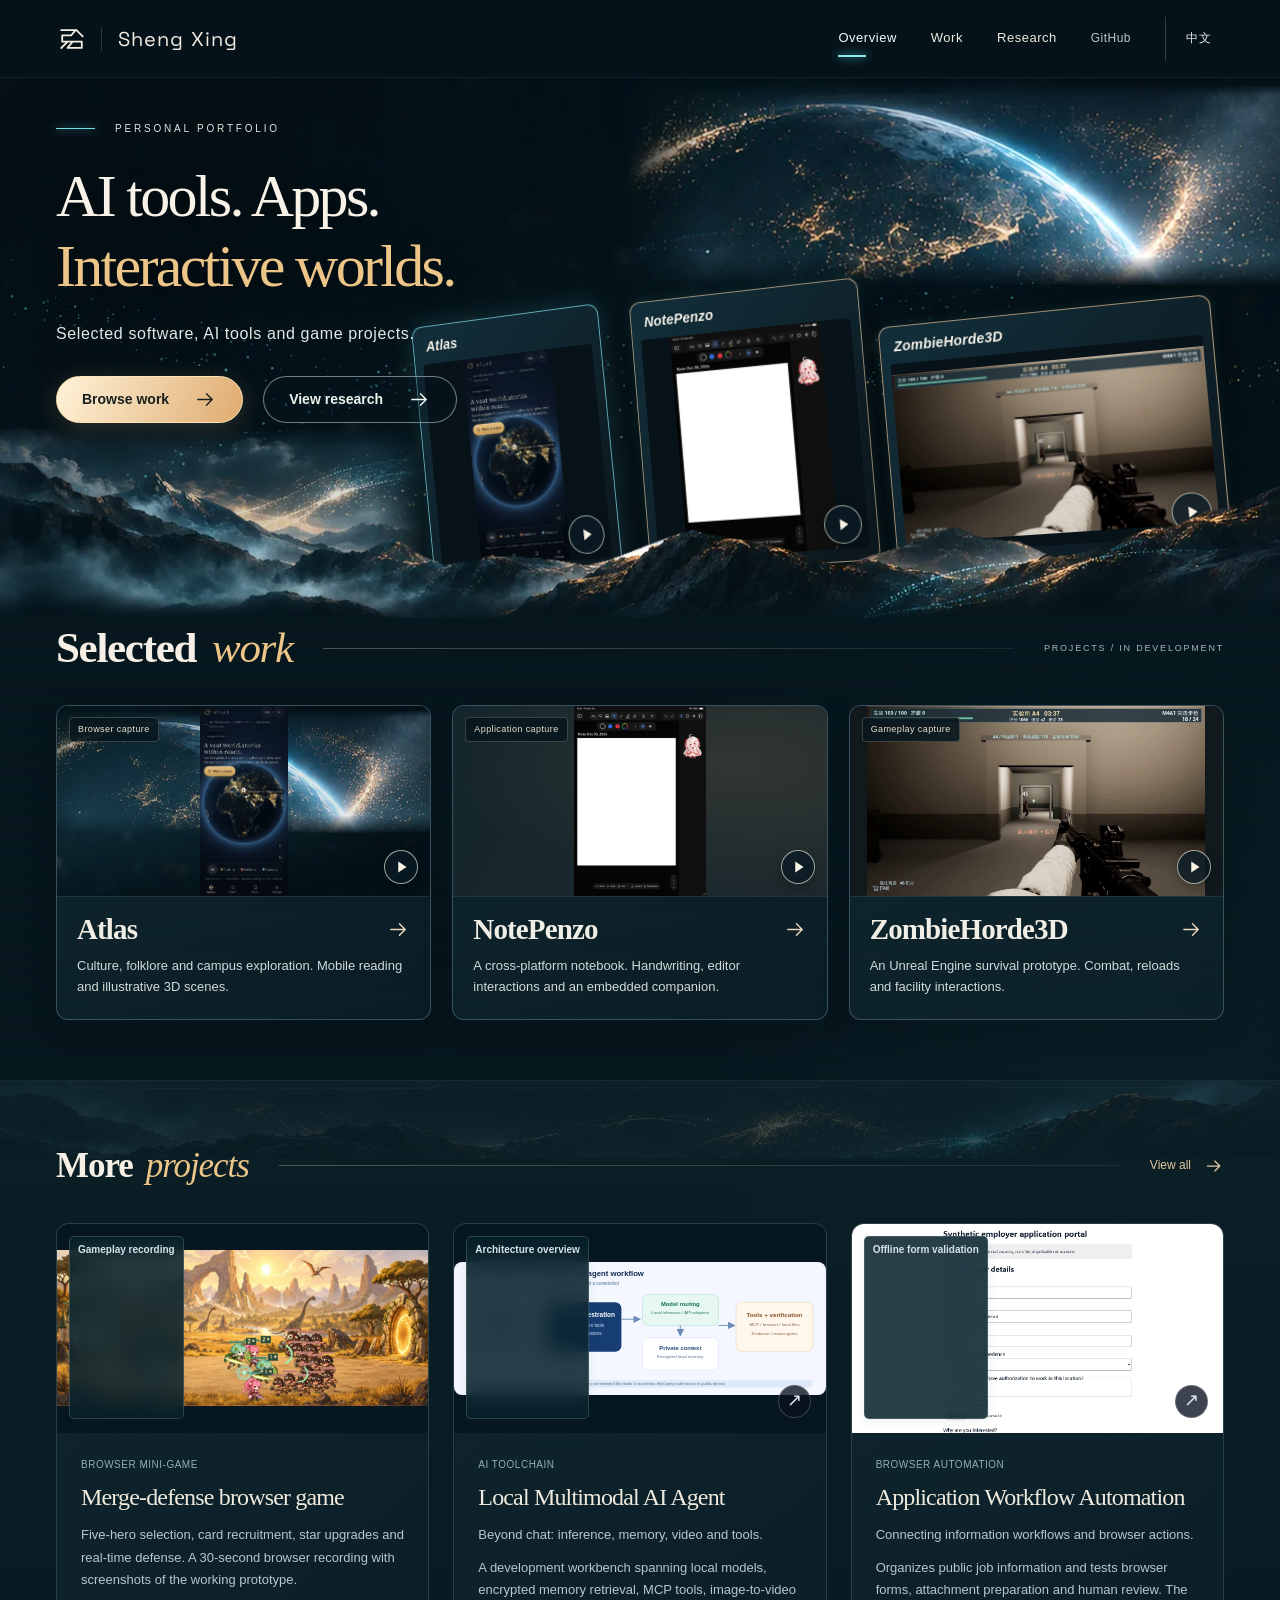
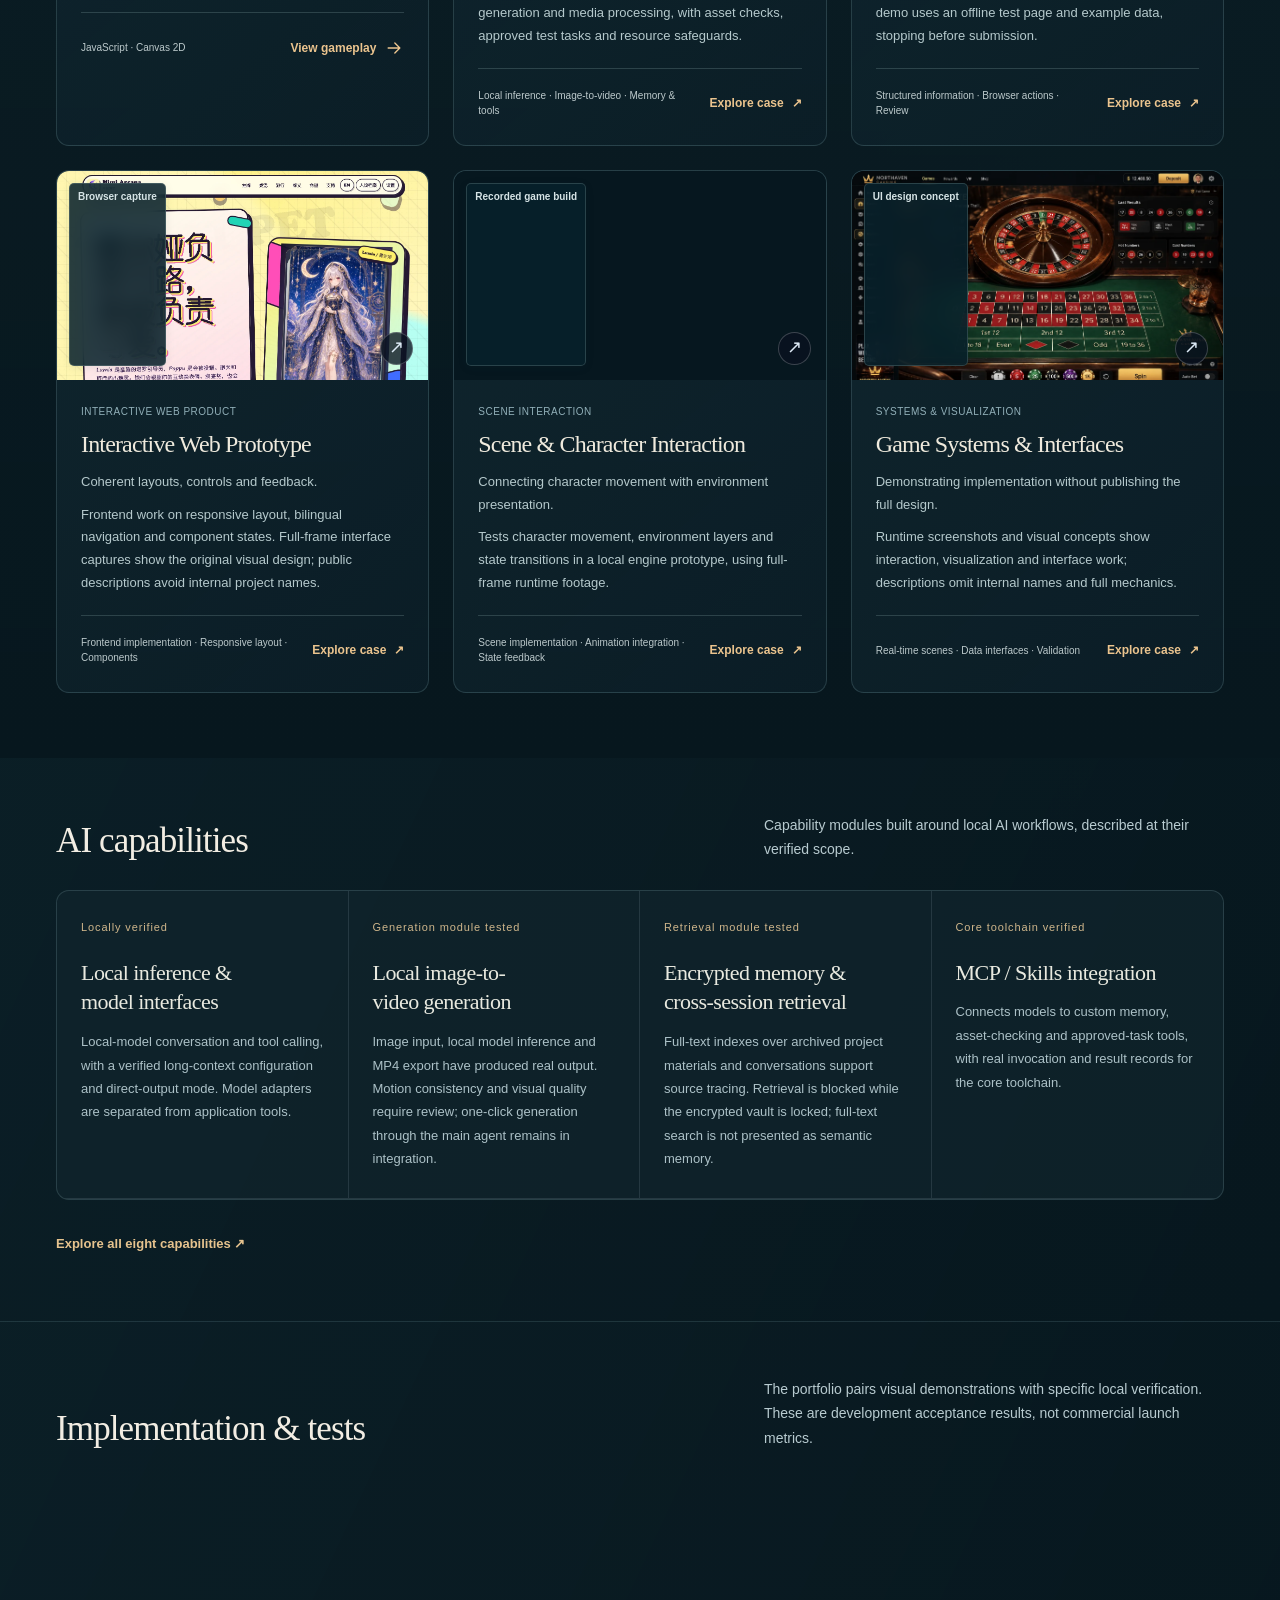
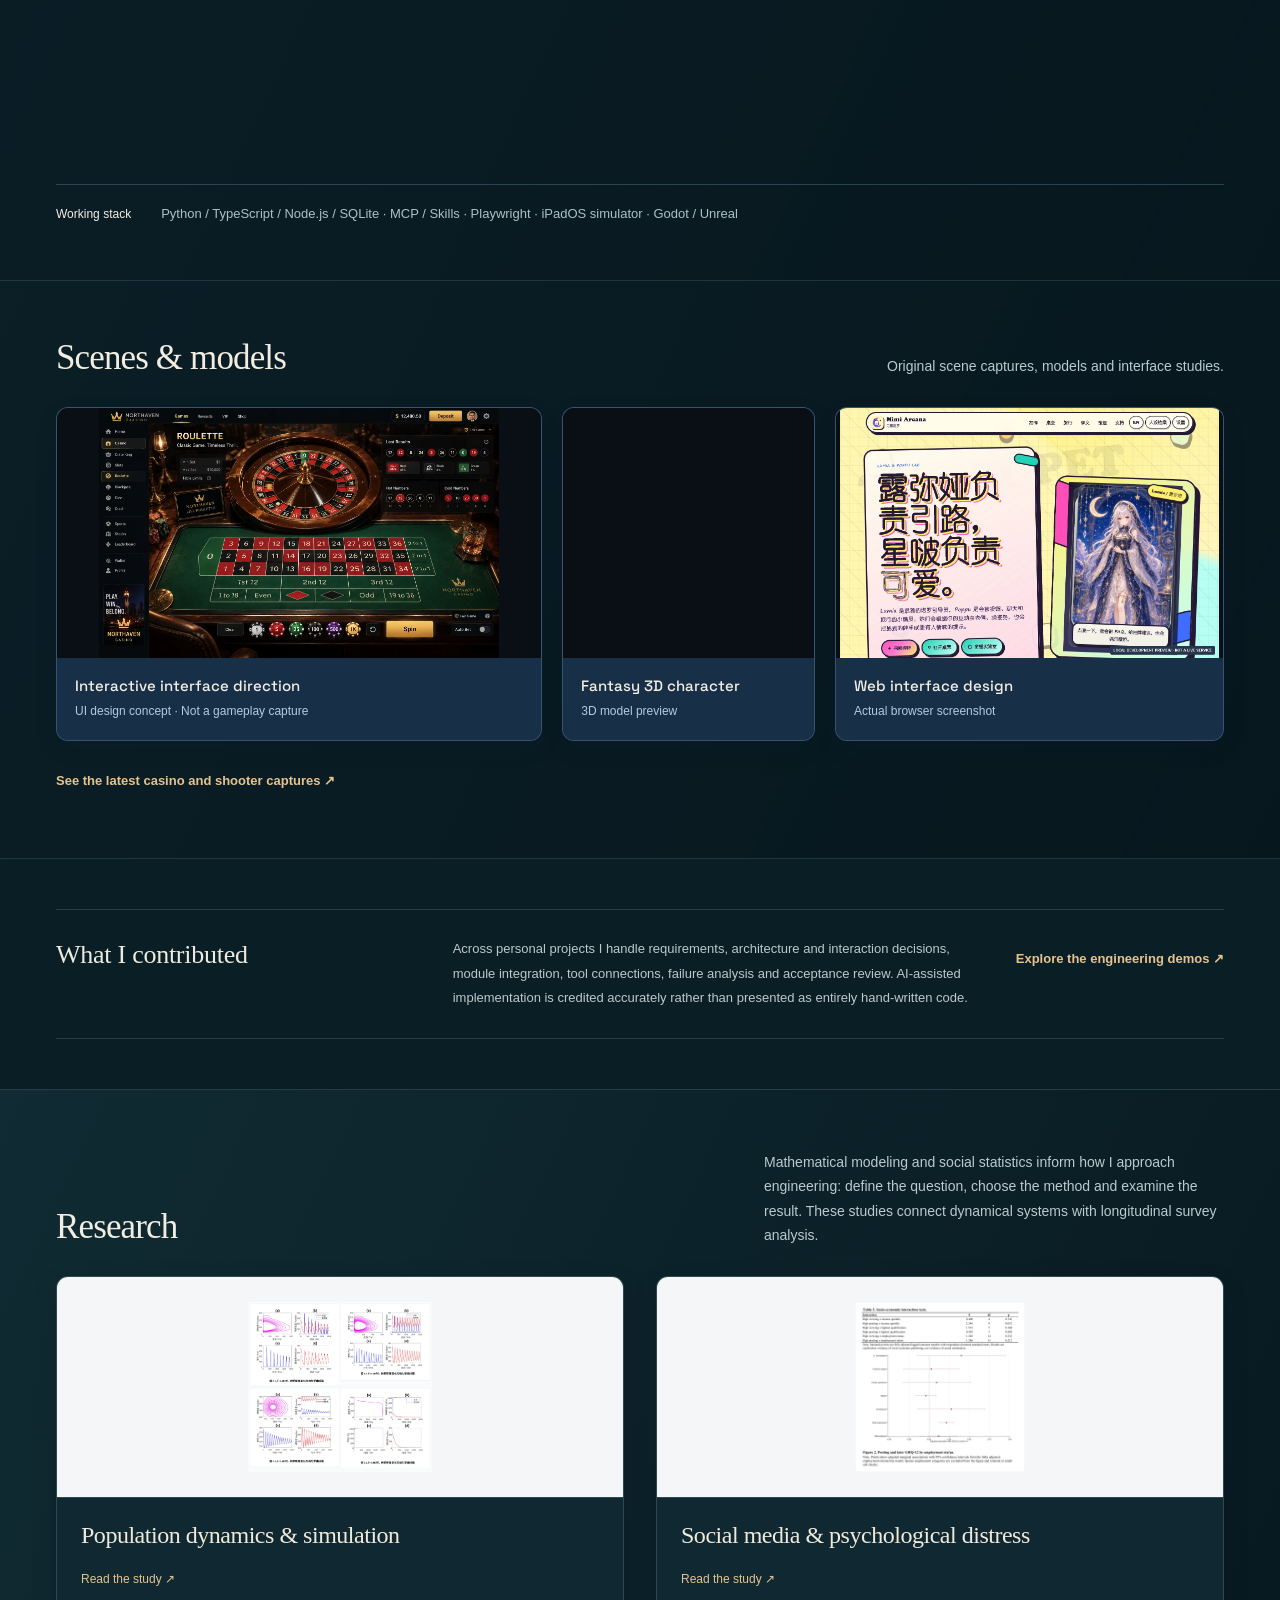
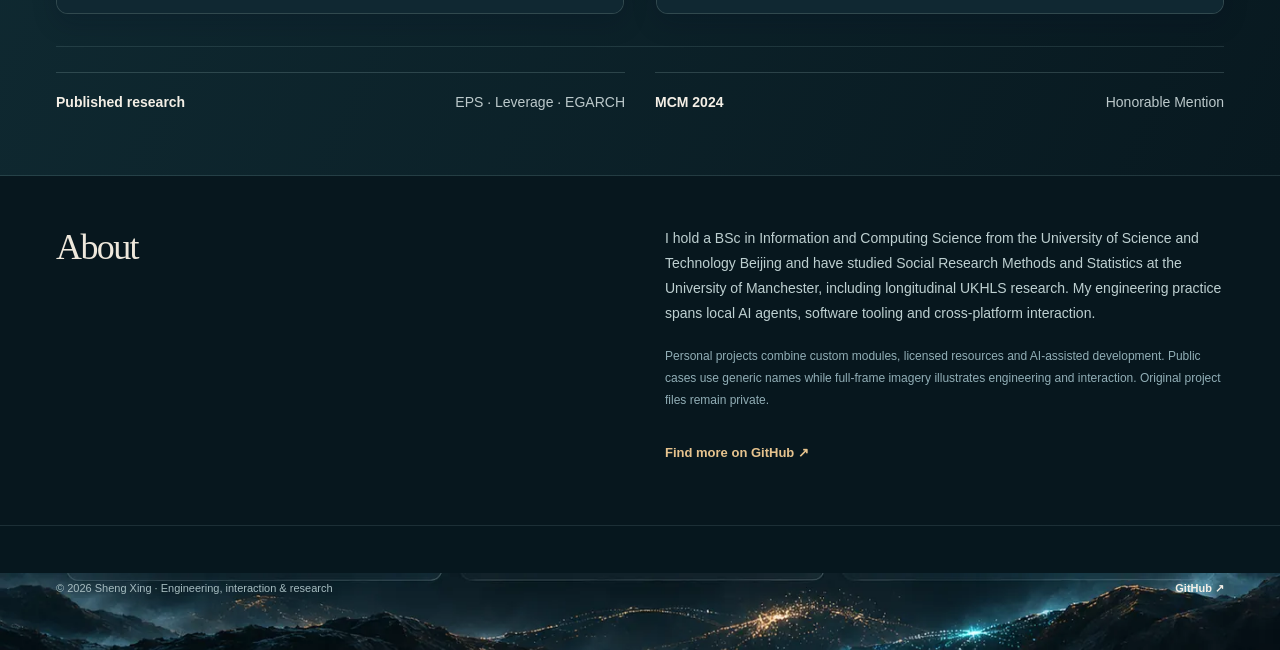
<file: index.html>
<!DOCTYPE html>

<html data-portfolio-design="cinema-12" data-portfolio-refinement="11" data-portfolio-version="10" lang="en"><head>
<meta charset="utf-8"/><meta content="width=device-width,initial-scale=1" name="viewport"/><meta content="dark" name="color-scheme"/>
<meta content="strict-origin-when-cross-origin" name="referrer"/><meta content="Sheng Xing — software, AI tools, game projects and research. Original recordings and technical evidence." name="description"/><title>Sheng Xing | AI Agents, Software &amp; Interactive Work</title>
<link href="https://derpytdm520.github.io/index.html" rel="canonical"/>
<link href="https://derpytdm520.github.io/zh.html" hreflang="zh-CN" rel="alternate"/><link href="https://derpytdm520.github.io/index.html" hreflang="en" rel="alternate"/>
<link href="assets/portfolio-v8.css" rel="stylesheet"/><script defer="" src="assets/portfolio-v6.js"></script>
<link href="assets/portfolio-v10.css?v=20261115" rel="stylesheet"/><script defer="" src="assets/portfolio-v10.js?v=20261115"></script><link href="assets/portfolio-v11.css?v=20261116" rel="stylesheet"/><script defer="" src="assets/portfolio-v11.js?v=20261116"></script><link href="assets/portfolio-cinema.css?v=20261116a" rel="stylesheet"/><script defer="" src="assets/portfolio-cinema.js?v=20261116a"></script><link href="assets/webgame-showcase.css?v=20261116" rel="stylesheet"/></head><body class="page-home v10 v11 cinema" data-cinema="12">
<a class="skip-link" href="#main">Skip to content</a>
<header class="site-header"><div class="container header-inner"><a aria-label="Sheng Xing — Home" class="brand" href="index.html"><span class="brand-mark"><svg aria-hidden="true" fill="none" viewbox="0 0 36 36"><path d="M6 8h16l-5 6H7v7h22v7H13l5-6M23 8l7 7M6 28l7-7" stroke="currentColor" stroke-linecap="square" stroke-linejoin="round" stroke-width="2"></path></svg></span><span class="brand-name">Sheng Xing</span></a>
<nav aria-label="Primary navigation"><a aria-current="page" href="index.html">Overview</a><a href="demos.html">Work</a><a href="academic.html">Research</a><a aria-label="GitHub profile (opens in a new tab)" class="nav-github" href="https://github.com/DerpyTDM520" rel="noopener noreferrer" target="_blank">GitHub</a><a class="language" data-language="" href="zh.html" lang="zh-CN">中文</a></nav></div></header>
<main id="main"><section aria-labelledby="home-title" class="cinema-intro"><div aria-hidden="true" class="cinema-intro__sky"></div><canvas aria-hidden="true" class="cinema-dust"></canvas><div class="cinema-intro__inner container"><div class="cinema-intro__copy"><p class="cinema-kicker">PERSONAL PORTFOLIO</p><h1 id="home-title">AI tools. Apps.<br/><span>Interactive worlds.</span></h1><p class="cinema-description">Selected software, AI tools and game projects.</p><div class="cinema-actions"><a class="cinema-button cinema-button--gold" href="demos.html">Browse work<svg aria-hidden="true" fill="none" viewbox="0 0 24 24"><path d="M4 12h15m-6-6 6 6-6 6" stroke="currentColor" stroke-linecap="round" stroke-linejoin="round" stroke-width="1.5"></path></svg></a><a class="cinema-button cinema-button--ghost" href="academic.html">View research<svg aria-hidden="true" fill="none" viewbox="0 0 24 24"><path d="M4 12h15m-6-6 6 6-6 6" stroke="currentColor" stroke-linecap="round" stroke-linejoin="round" stroke-width="1.5"></path></svg></a></div></div><div aria-label="Project recordings" class="cinema-deck"><a aria-label="Play Atlas · Browser capture" class="cinema-panel cinema-panel--atlas" data-video="assets/media/world-exploration-original-mobile-20261115.mp4" data-video-title="Atlas · Browser capture" href="assets/media/world-exploration-original-mobile-20261115.mp4"><span class="cinema-panel__name">Atlas</span><img alt="Atlas · Browser capture" decoding="async" fetchpriority="high" src="assets/media/world-exploration-original-mobile-poster.webp"/><span class="cinema-panel__play"><svg aria-hidden="true" fill="none" viewbox="0 0 24 24"><path d="m9 6 9 6-9 6V6Z" fill="currentColor"></path></svg></span></a><a aria-label="Play NotePenzo · Application capture" class="cinema-panel cinema-panel--notes" data-video="assets/media/tablet-interaction.mp4" data-video-title="NotePenzo · Application capture" href="assets/media/tablet-interaction.mp4"><span class="cinema-panel__name">NotePenzo</span><img alt="NotePenzo · Application capture" decoding="async" fetchpriority="auto" src="assets/media/tablet-editor.webp"/><span class="cinema-panel__play"><svg aria-hidden="true" fill="none" viewbox="0 0 24 24"><path d="m9 6 9 6-9 6V6Z" fill="currentColor"></path></svg></span></a><a aria-label="Play ZombieHorde3D · Gameplay capture" class="cinema-panel cinema-panel--zombie" data-video="assets/media/shooter-gameplay/m4-combat-20s.mp4" data-video-title="ZombieHorde3D · Gameplay capture" href="assets/media/shooter-gameplay/m4-combat-20s.mp4"><span class="cinema-panel__name">ZombieHorde3D</span><img alt="ZombieHorde3D · Gameplay capture" decoding="async" fetchpriority="auto" src="assets/media/shooter-gameplay/m4-combat-20s.webp"/><span class="cinema-panel__play"><svg aria-hidden="true" fill="none" viewbox="0 0 24 24"><path d="m9 6 9 6-9 6V6Z" fill="currentColor"></path></svg></span></a></div></div><div aria-hidden="true" class="cinema-intro__ridge"></div></section><section class="cinema-selected" id="projects"><div class="container"><div class="cinema-section-heading"><h2>Selected <em>work</em></h2><span aria-hidden="true" class="cinema-rule"></span><span class="cinema-section-note">PROJECTS / IN DEVELOPMENT</span></div><div class="cinema-feature-grid"><article class="cinema-project" data-project="atlas"><a aria-label="Play Atlas · Browser capture" class="cinema-project__media" data-video="assets/media/world-exploration-original-mobile-20261115.mp4" data-video-title="Atlas · Browser capture" href="assets/media/world-exploration-original-mobile-20261115.mp4"><img alt="Atlas · Browser capture" decoding="async" loading="lazy" src="assets/media/world-exploration-original-mobile-poster.webp"/><span class="cinema-project__play"><svg aria-hidden="true" fill="none" viewbox="0 0 24 24"><path d="m9 6 9 6-9 6V6Z" fill="currentColor"></path></svg></span><span class="cinema-project__type">Browser capture</span></a><div class="cinema-project__body"><h3><a href="demos.html#mobile-world-exploration">Atlas<svg aria-hidden="true" fill="none" viewbox="0 0 24 24"><path d="M4 12h15m-6-6 6 6-6 6" stroke="currentColor" stroke-linecap="round" stroke-linejoin="round" stroke-width="1.5"></path></svg></a></h3><p>Culture, folklore and campus exploration. Mobile reading and illustrative 3D scenes.</p></div></article><article class="cinema-project" data-project="notes"><a aria-label="Play NotePenzo · Application capture" class="cinema-project__media" data-video="assets/media/tablet-interaction.mp4" data-video-title="NotePenzo · Application capture" href="assets/media/tablet-interaction.mp4"><img alt="NotePenzo · Application capture" decoding="async" loading="lazy" src="assets/media/tablet-editor.webp"/><span class="cinema-project__play"><svg aria-hidden="true" fill="none" viewbox="0 0 24 24"><path d="m9 6 9 6-9 6V6Z" fill="currentColor"></path></svg></span><span class="cinema-project__type">Application capture</span></a><div class="cinema-project__body"><h3><a href="demos.html#apps">NotePenzo<svg aria-hidden="true" fill="none" viewbox="0 0 24 24"><path d="M4 12h15m-6-6 6 6-6 6" stroke="currentColor" stroke-linecap="round" stroke-linejoin="round" stroke-width="1.5"></path></svg></a></h3><p>A cross-platform notebook. Handwriting, editor interactions and an embedded companion.</p></div></article><article class="cinema-project" data-project="zombie"><a aria-label="Play ZombieHorde3D · Gameplay capture" class="cinema-project__media" data-video="assets/media/shooter-gameplay/m4-combat-20s.mp4" data-video-title="ZombieHorde3D · Gameplay capture" href="assets/media/shooter-gameplay/m4-combat-20s.mp4"><img alt="ZombieHorde3D · Gameplay capture" decoding="async" loading="lazy" src="assets/media/shooter-gameplay/m4-combat-20s.webp"/><span class="cinema-project__play"><svg aria-hidden="true" fill="none" viewbox="0 0 24 24"><path d="m9 6 9 6-9 6V6Z" fill="currentColor"></path></svg></span><span class="cinema-project__type">Gameplay capture</span></a><div class="cinema-project__body"><h3><a href="demos.html#zombie">ZombieHorde3D<svg aria-hidden="true" fill="none" viewbox="0 0 24 24"><path d="M4 12h15m-6-6 6 6-6 6" stroke="currentColor" stroke-linecap="round" stroke-linejoin="round" stroke-width="1.5"></path></svg></a></h3><p>An Unreal Engine survival prototype. Combat, reloads and facility interactions.</p></div></article></div></div></section><section class="cinema-more" id="more-projects"><div class="container"><div class="cinema-section-heading"><h2>More <em>projects</em></h2><span aria-hidden="true" class="cinema-rule"></span><a href="demos.html">View all<svg aria-hidden="true" fill="none" viewbox="0 0 24 24"><path d="M4 12h15m-6-6 6 6-6 6" stroke="currentColor" stroke-linecap="round" stroke-linejoin="round" stroke-width="1.5"></path></svg></a></div><div class="project-grid"><article class="project webgame-home-card"><a aria-label="View the merge-defense browser game" class="project-preview" href="demos.html?field=games#webgame"><img alt="Real browser gameplay: defenders facing an incoming enemy wave" height="420" loading="lazy" src="assets/media/web-minigame/battle-scene.webp" width="1000"/><span class="media-type">Gameplay recording</span></a><div class="project-body"><div class="project-meta"><span>Browser mini-game</span></div><h3><a href="demos.html?field=games#webgame">Merge-defense browser game</a></h3><p>Five-hero selection, card recruitment, star upgrades and real-time defense. A 30-second browser recording with screenshots of the working prototype.</p><div class="project-bottom"><span>JavaScript · Canvas 2D</span><a href="demos.html?field=games#webgame">View gameplay<svg aria-hidden="true" fill="none" viewbox="0 0 24 24"><path d="M5 12h14m-6-6 6 6-6 6" stroke="currentColor" stroke-linecap="round" stroke-linejoin="round" stroke-width="1.6"></path></svg></a></div></div></article><article class="project"><a aria-label="Local Multimodal AI Agent" class="project-preview" href="demos.html#agent"><img alt="Local AI agent overview: models, memory, tools and checks" decoding="async" loading="lazy" src="assets/media/agent-architecture.svg?v=full7"/><span class="media-type">Architecture overview</span><span aria-hidden="true" class="preview-arrow">↗</span></a><div class="project-body"><div class="project-meta"><span>AI toolchain</span></div><h3><a href="demos.html#agent">Local Multimodal AI Agent</a></h3><p class="project-headline">Beyond chat: inference, memory, video and tools.</p><p>A development workbench spanning local models, encrypted memory retrieval, MCP tools, image-to-video generation and media processing, with asset checks, approved test tasks and resource safeguards.</p><div class="project-bottom"><span>Local inference · Image-to-video · Memory &amp; tools</span><a href="demos.html#agent">Explore case <span aria-hidden="true">↗</span></a></div></div></article><article class="project"><a aria-label="Application Workflow Automation" class="project-preview" href="demos.html#automation"><img alt="Offline form-preparation workflow example" decoding="async" loading="lazy" src="assets/media/automation-form.webp?v=full7"/><span class="media-type">Offline form validation</span><span aria-hidden="true" class="preview-arrow">↗</span></a><div class="project-body"><div class="project-meta"><span>Browser automation</span></div><h3><a href="demos.html#automation">Application Workflow Automation</a></h3><p class="project-headline">Connecting information workflows and browser actions.</p><p>Organizes public job information and tests browser forms, attachment preparation and human review. The demo uses an offline test page and example data, stopping before submission.</p><div class="project-bottom"><span>Structured information · Browser actions · Review</span><a href="demos.html#automation">Explore case <span aria-hidden="true">↗</span></a></div></div></article><article class="project"><a aria-label="Interactive Web Prototype" class="project-preview" href="demos.html#web"><img alt="Full-frame web interface and components" decoding="async" loading="lazy" src="assets/media/web-landing.webp?v=full7"/><span class="media-type">Browser capture</span><span aria-hidden="true" class="preview-arrow">↗</span></a><div class="project-body"><div class="project-meta"><span>Interactive web product</span></div><h3><a href="demos.html#web">Interactive Web Prototype</a></h3><p class="project-headline">Coherent layouts, controls and feedback.</p><p>Frontend work on responsive layout, bilingual navigation and component states. Full-frame interface captures show the original visual design; public descriptions avoid internal project names.</p><div class="project-bottom"><span>Frontend implementation · Responsive layout · Components</span><a href="demos.html#web">Explore case <span aria-hidden="true">↗</span></a></div></div></article><article class="project"><a aria-label="Scene &amp; Character Interaction" class="project-preview" href="demos.html#games"><img alt="Full-frame real-time scene interaction" decoding="async" loading="lazy" src="assets/media/scene-preview.webp?v=full7"/><span class="media-type">Recorded game build</span><span aria-hidden="true" class="preview-arrow">↗</span></a><div class="project-body"><div class="project-meta"><span>Scene interaction</span></div><h3><a href="demos.html#games">Scene &amp; Character Interaction</a></h3><p class="project-headline">Connecting character movement with environment presentation.</p><p>Tests character movement, environment layers and state transitions in a local engine prototype, using full-frame runtime footage.</p><div class="project-bottom"><span>Scene implementation · Animation integration · State feedback</span><a href="demos.html#games">Explore case <span aria-hidden="true">↗</span></a></div></div></article><article class="project"><a aria-label="Game Systems &amp; Interfaces" class="project-preview" href="demos.html#game-systems"><img alt="Full-frame data interface screenshot" decoding="async" loading="lazy" src="assets/media/visual-concept.webp?v=full7"/><span class="media-type">UI design concept</span><span aria-hidden="true" class="preview-arrow">↗</span></a><div class="project-body"><div class="project-meta"><span>Systems &amp; visualization</span></div><h3><a href="demos.html#game-systems">Game Systems &amp; Interfaces</a></h3><p class="project-headline">Demonstrating implementation without publishing the full design.</p><p>Runtime screenshots and visual concepts show interaction, visualization and interface work; descriptions omit internal names and full mechanics.</p><div class="project-bottom"><span>Real-time scenes · Data interfaces · Validation</span><a href="demos.html#game-systems">Explore case <span aria-hidden="true">↗</span></a></div></div></article></div></div></section><section class="capability-section" id="capability-preview"><div class="container"><div class="section-heading"><h2>AI capabilities</h2><p>Capability modules built around local AI workflows, described at their verified scope.</p></div><div class="capability-grid"><article class="capability" data-capability="local-inference"><div class="capability-top"><span>01</span><p>Locally verified</p></div><h3>Local inference &amp; model interfaces</h3><p>Local-model conversation and tool calling, with a verified long-context configuration and direct-output mode. Model adapters are separated from application tools.</p></article><article class="capability" data-capability="local-video"><div class="capability-top"><span>02</span><p>Generation module tested</p></div><h3>Local image-to-video generation</h3><p>Image input, local model inference and MP4 export have produced real output. Motion consistency and visual quality require review; one-click generation through the main agent remains in integration.</p></article><article class="capability" data-capability="private-memory"><div class="capability-top"><span>03</span><p>Retrieval module tested</p></div><h3>Encrypted memory &amp; cross-session retrieval</h3><p>Full-text indexes over archived project materials and conversations support source tracing. Retrieval is blocked while the encrypted vault is locked; full-text search is not presented as semantic memory.</p></article><article class="capability" data-capability="tool-integration"><div class="capability-top"><span>04</span><p>Core toolchain verified</p></div><h3>MCP / Skills integration</h3><p>Connects models to custom memory, asset-checking and approved-task tools, with real invocation and result records for the core toolchain.</p></article></div><a class="text-link" href="demos.html#agent-capabilities">Explore all eight capabilities ↗</a></div></section><section class="proof-section" id="engineering-evidence"><div class="container">
<div class="section-heading"><h2>Implementation &amp; tests</h2><p>The portfolio pairs visual demonstrations with specific local verification. These are development acceptance results, not commercial launch metrics.</p></div>
<div class="proof-grid"><article class="proof-case"><div class="proof-top"><span>01</span><small>Local models &amp; tools</small></div><h3>A real model-to-tool loop</h3><p>A 32K-context local-model configuration was verified, with actual model → custom tool → result interactions recorded.</p><a href="demos.html#agent">Explore the workflow <span aria-hidden="true">↗</span></a></article><article class="proof-case"><div class="proof-top"><span>02</span><small>Regression &amp; resource safeguards</small></div><h3>Tests with explicit outcomes</h3><p>A core Python regression ran 71 tests: 70 passed and 1 skipped. Cooperative GPU locking separately passed 14 of 14 tests.</p><a href="demos.html#agent-capabilities">Explore validation <span aria-hidden="true">↗</span></a></article><article class="proof-case"><div class="proof-top"><span>03</span><small>Running interaction evidence</small></div><h3>Simulator, browser and engine captures</h3><p>Native tablet simulator, offline browser forms and local game builds are shown in recordings—not represented as commercial releases.</p><a href="demos.html">Watch the demos <span aria-hidden="true">↗</span></a></article></div>
<div class="proof-stack"><strong>Working stack</strong><p>Python / TypeScript / Node.js / SQLite · MCP / Skills · Playwright · iPadOS simulator · Godot / Unreal</p></div>
</div></section><section class="v10-visual-archive" id="visual-work"><div class="container">
<div class="section-heading"><h2>Scenes &amp; models</h2><p>Original scene captures, models and interface studies.</p></div>
<div class="visual-wall-grid">
<figure class="visual-highlight spotlight">
<button aria-label="Interactive interface direction" class="zoom-trigger" data-zoom-alt="Interactive interface direction" data-zoom-image="assets/media/visual-concept.webp?v=full7" type="button">
<img alt="Interactive interface direction" decoding="async" loading="lazy" src="assets/media/visual-concept.webp?v=full7"/>
<span aria-hidden="true" class="zoom-label">↗</span>
</button><figcaption><strong>Interactive interface direction</strong><span>UI design concept · Not a gameplay capture</span></figcaption></figure>
<figure class="visual-highlight model-solo">
<button aria-label="Fantasy 3D character" class="zoom-trigger" data-zoom-alt="Fantasy 3D character" data-zoom-image="assets/media/model-01.webp?v=full7" type="button">
<img alt="Fantasy 3D character" decoding="async" loading="lazy" src="assets/media/model-01.webp?v=full7"/>
<span aria-hidden="true" class="zoom-label">↗</span>
</button><figcaption><strong>Fantasy 3D character</strong><span>3D model preview</span></figcaption></figure>
<figure class="visual-highlight browser-visual">
<button aria-label="Web interface design" class="zoom-trigger" data-zoom-alt="Web interface design" data-zoom-image="assets/media/web-landing.webp?v=full7" type="button">
<img alt="Web interface design" decoding="async" loading="lazy" src="assets/media/web-landing.webp?v=full7"/>
<span aria-hidden="true" class="zoom-label">↗</span>
</button><figcaption><strong>Web interface design</strong><span>Actual browser screenshot</span></figcaption></figure>
</div>
<a class="text-link" href="demos.html#casino">See the latest casino and shooter captures ↗</a>
</div></section><section class="contribution-section"><div class="container"><div class="contribution-note"><h3>What I contributed</h3><p>Across personal projects I handle requirements, architecture and interaction decisions, module integration, tool connections, failure analysis and acceptance review. AI-assisted implementation is credited accurately rather than presented as entirely hand-written code.</p><a class="text-link" href="demos.html#agent">Explore the engineering demos ↗</a></div></div></section><section class="research-band" id="research"><div class="container"><div class="section-heading"><h2>Research</h2><p>Mathematical modeling and social statistics inform how I approach engineering: define the question, choose the method and examine the result. These studies connect dynamical systems with longitudinal survey analysis.</p></div><div class="research-cards"><a class="research-preview" href="academic.html#srtp"><img alt="Population dynamics &amp; simulation" loading="lazy" src="assets/research/research-srtp-07.webp"/><div><h3>Population dynamics &amp; simulation</h3><span>Read the study ↗</span></div></a><a class="research-preview" href="academic.html#ukhls"><img alt="Social media &amp; psychological distress" loading="lazy" src="assets/research/research-msc-05.webp"/><div><h3>Social media &amp; psychological distress</h3><span>Read the study ↗</span></div></a></div><div class="recognition-row"><a href="academic.html#publication"><strong>Published research</strong><span>EPS · Leverage · EGARCH</span></a><a href="academic.html#recognition"><strong>MCM 2024</strong><span>Honorable Mention</span></a></div></div></section><section class="about-section container" id="about"><h2>About</h2><div><p>I hold a BSc in Information and Computing Science from the University of Science and Technology Beijing and have studied Social Research Methods and Statistics at the University of Manchester, including longitudinal UKHLS research. My engineering practice spans local AI agents, software tooling and cross-platform interaction.</p><p class="small-copy">Personal projects combine custom modules, licensed resources and AI-assisted development. Public cases use generic names while full-frame imagery illustrates engineering and interaction. Original project files remain private.</p><a class="text-link" href="https://github.com/DerpyTDM520" rel="noopener noreferrer" target="_blank">Find more on GitHub ↗</a></div></section></main><footer class="site-footer"><div class="container footer-inner"><span>© 2026 Sheng Xing · Engineering, interaction &amp; research</span><a href="https://github.com/DerpyTDM520" rel="noopener noreferrer" target="_blank">GitHub <span aria-hidden="true">↗</span></a></div></footer>
<dialog aria-label="Image preview" class="lightbox" id="image-lightbox"><div class="lightbox-controls"><button aria-pressed="false" data-size-toggle="" type="button">Original size</button><button aria-label="Close image preview" data-close-lightbox="" type="button">Close ×</button></div><div class="lightbox-scroll"><img alt=""/></div><p class="lightbox-caption"></p></dialog>
<dialog aria-labelledby="v10-cinema-title" class="v10-cinema" id="v10-cinema"><div class="v10-cinema-head"><h2 id="v10-cinema-title">Project recording</h2><button aria-label="Close video" data-cinema-close=""><svg aria-hidden="true" viewbox="0 0 24 24"><path d="m6 6 12 12M18 6 6 18"></path></svg></button></div><video controls="" playsinline="" preload="none"></video><p>Original development recording. Not a commercial release.</p></dialog></body></html>
</file>
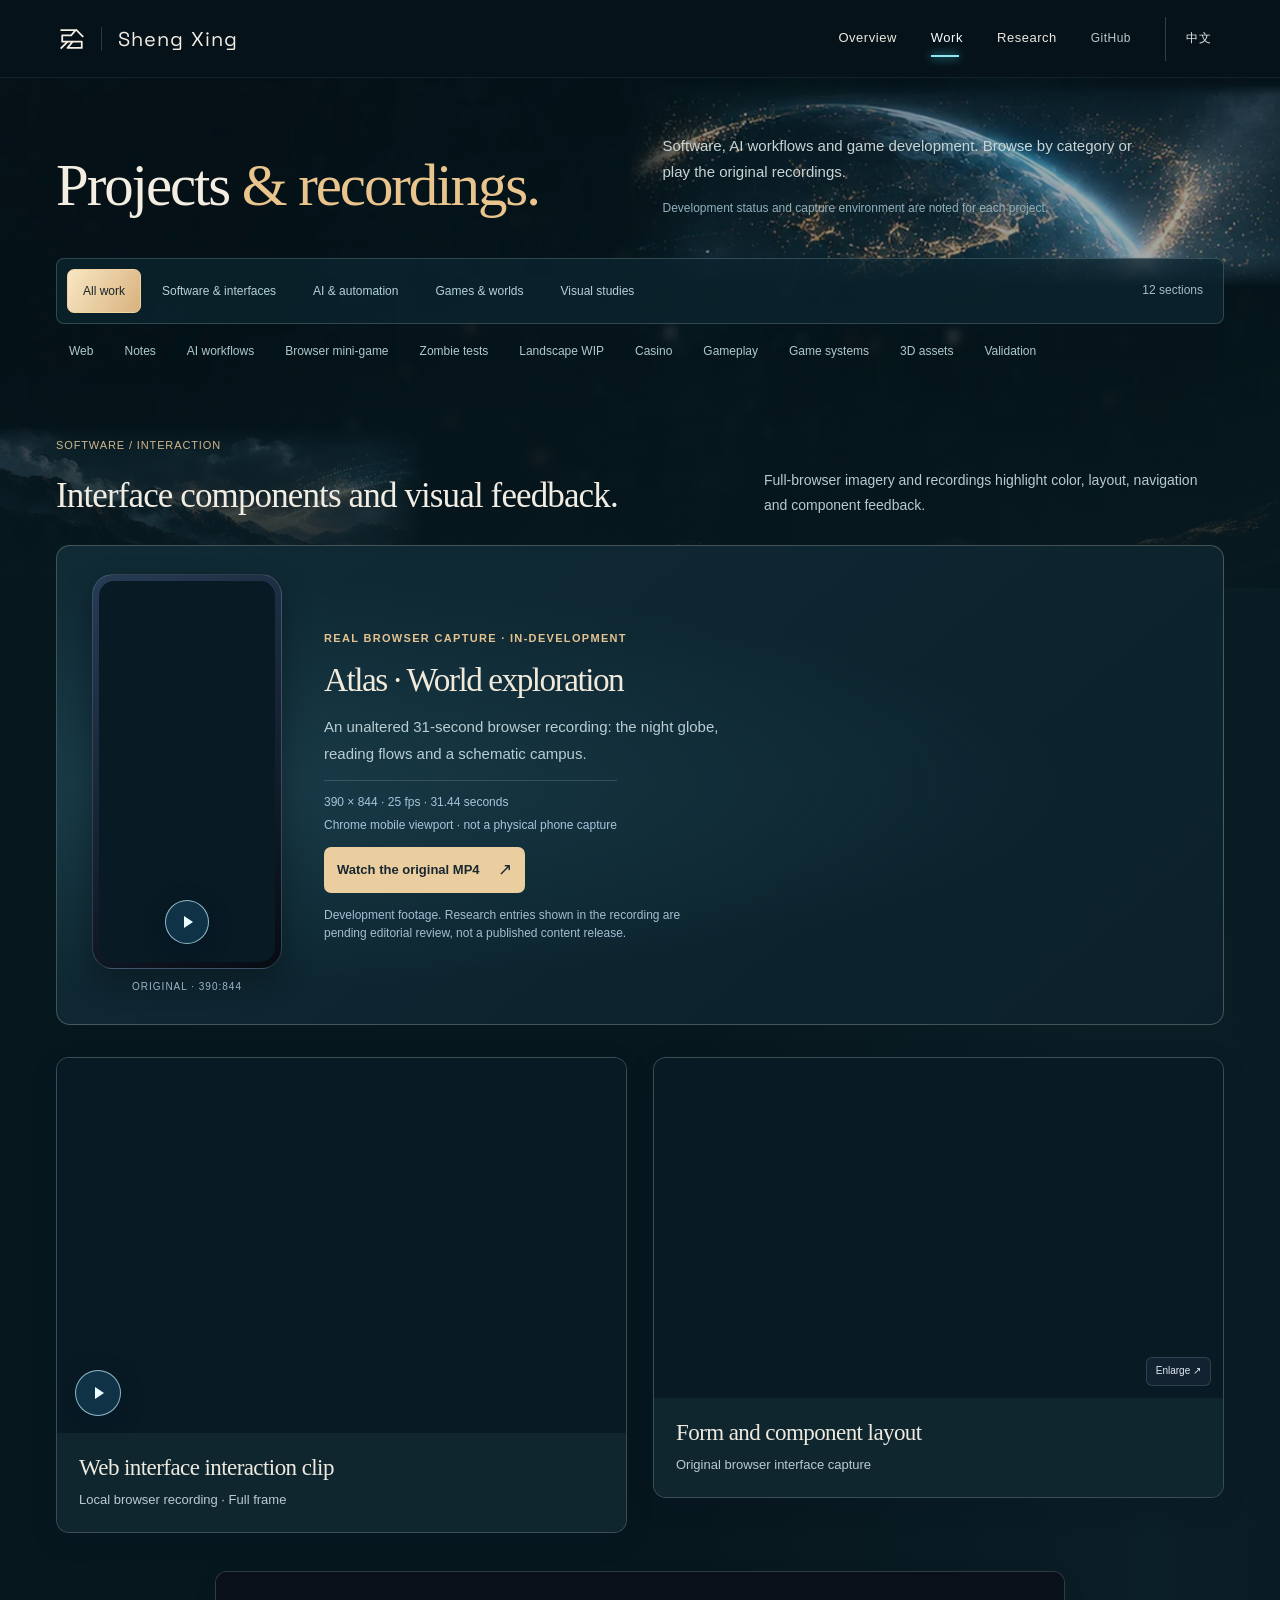
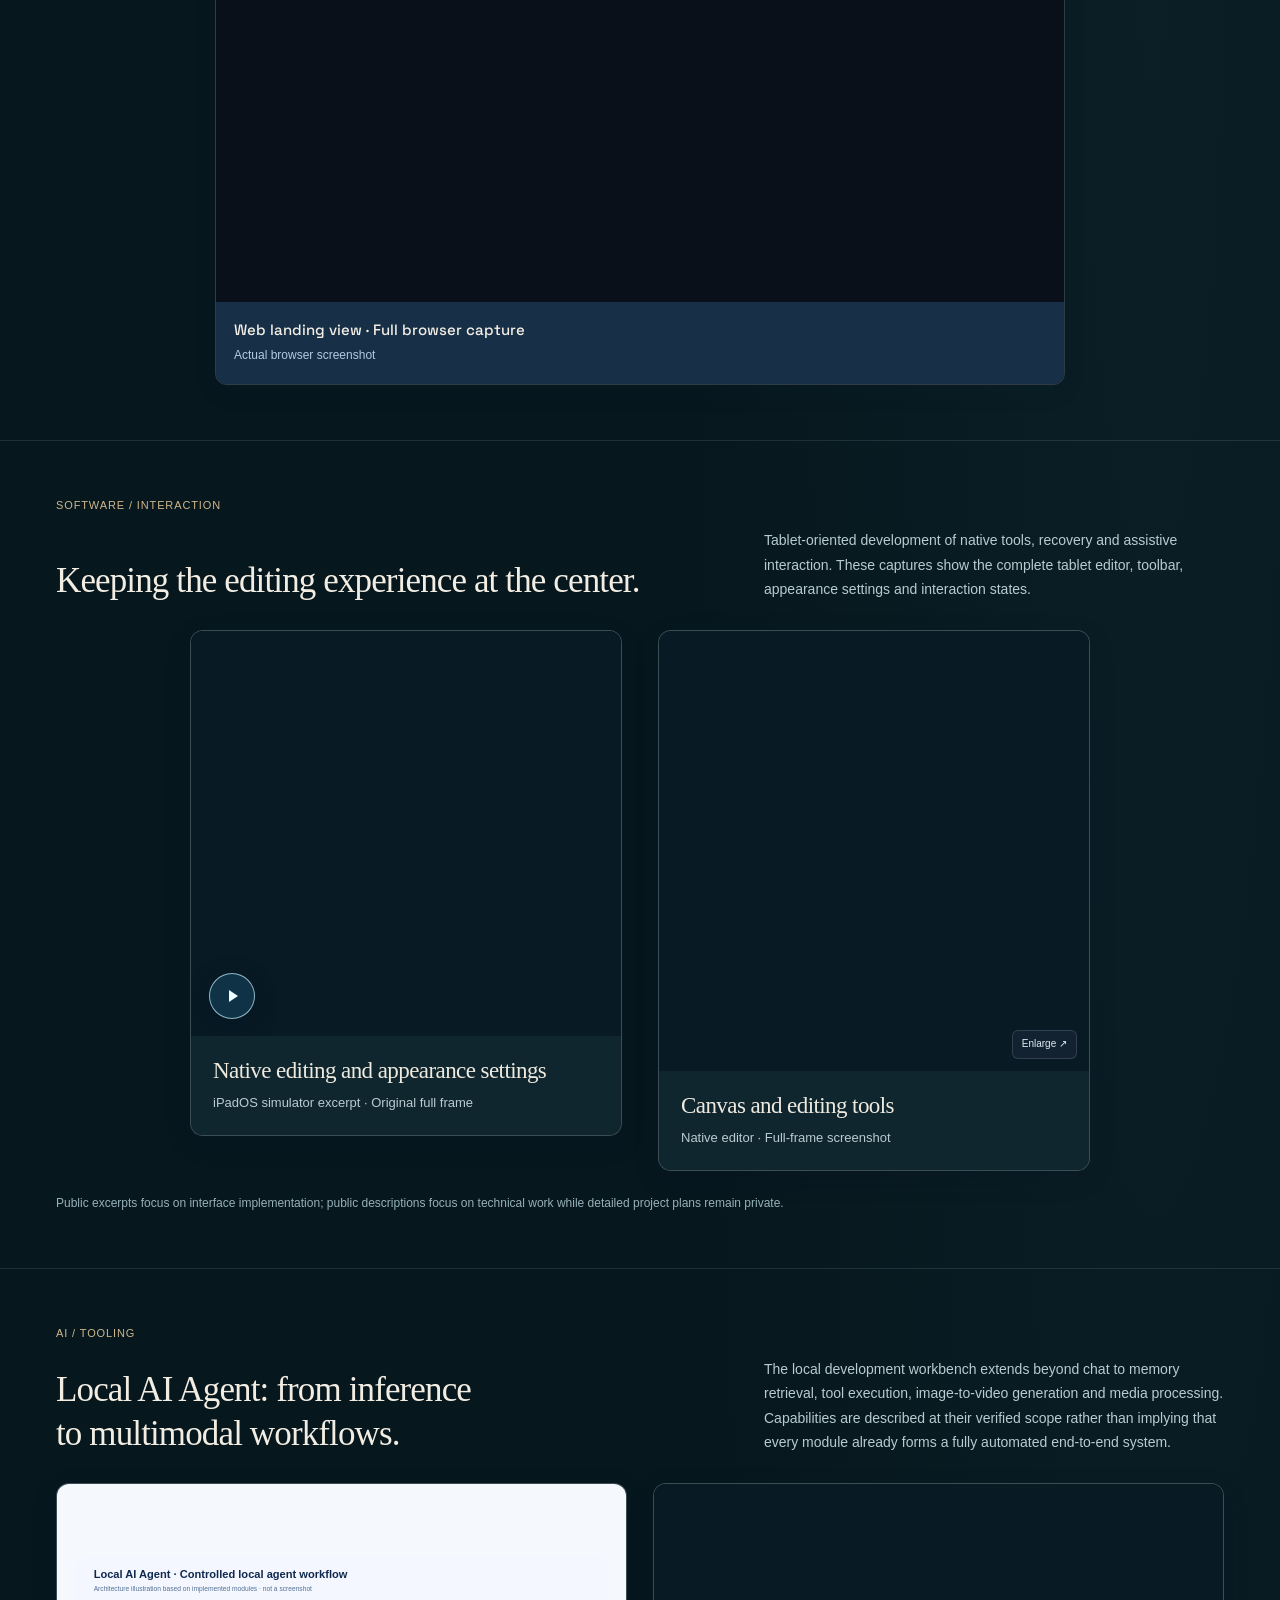
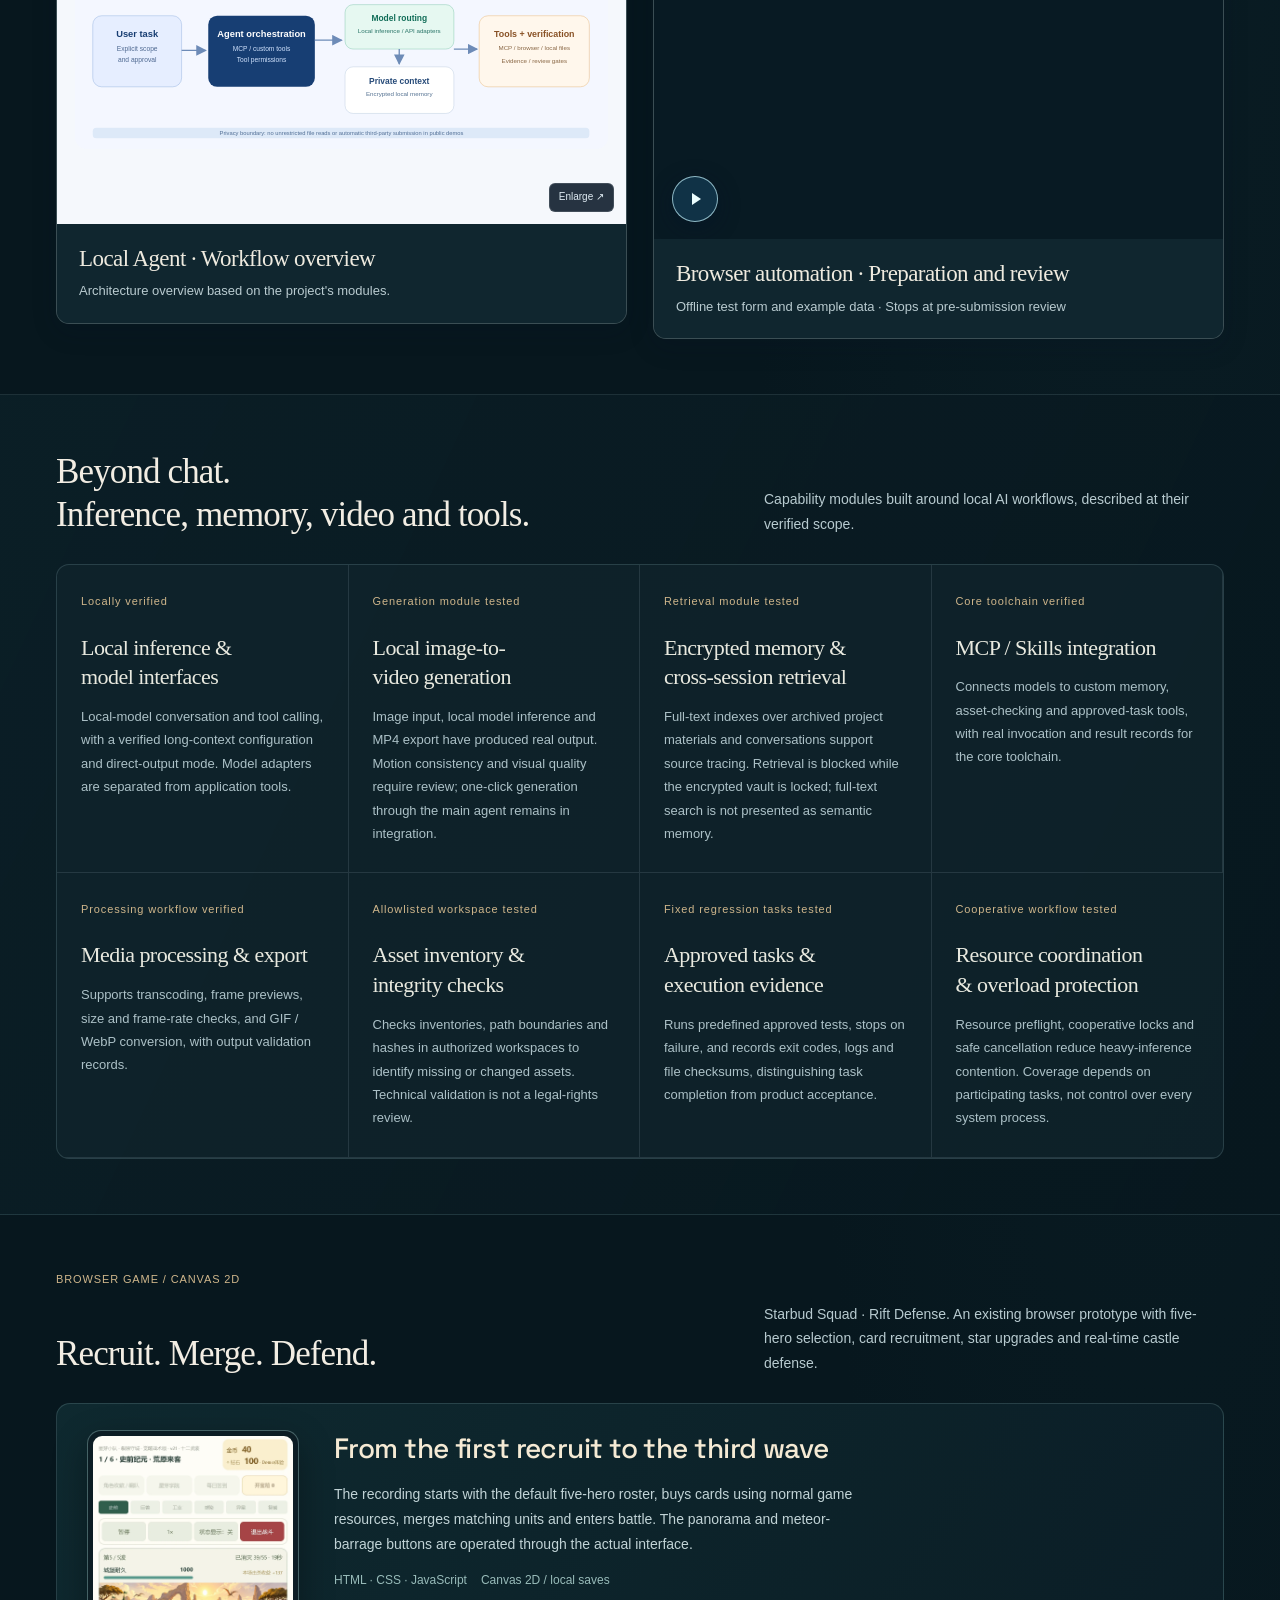
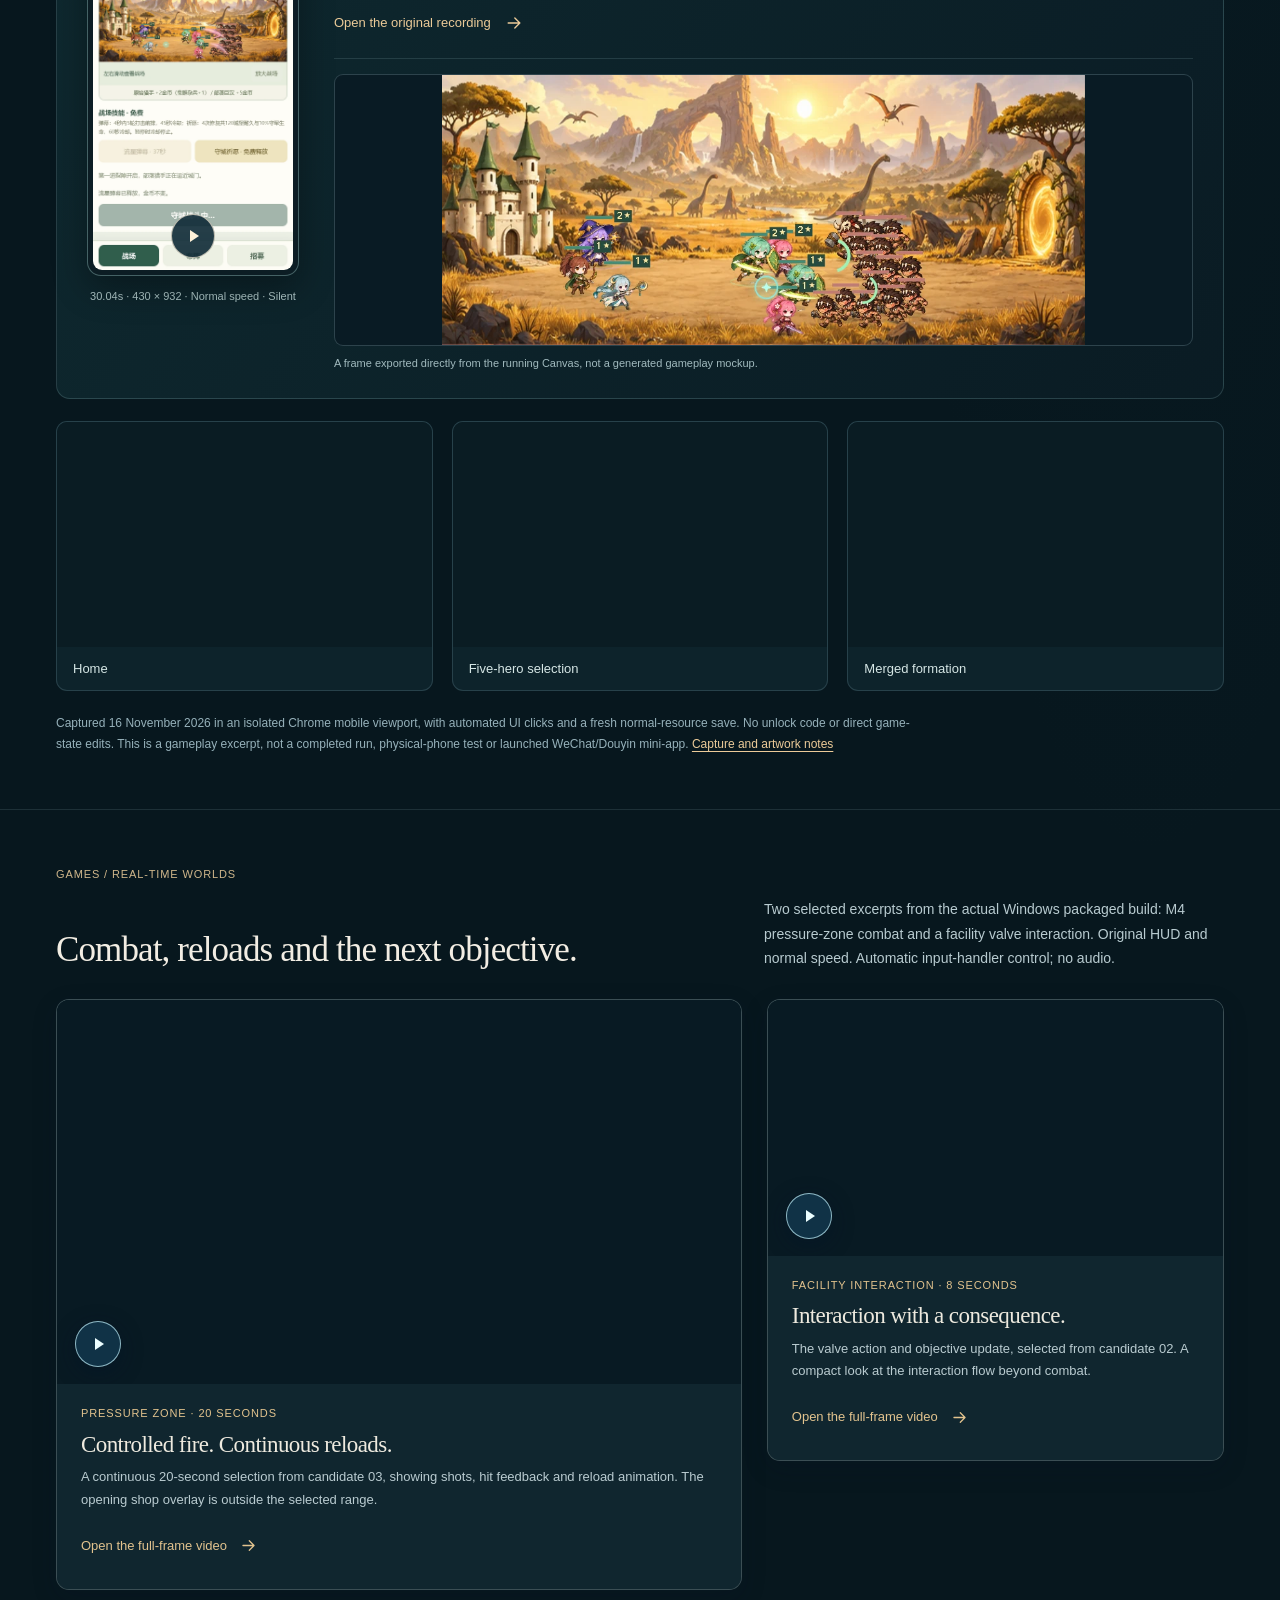
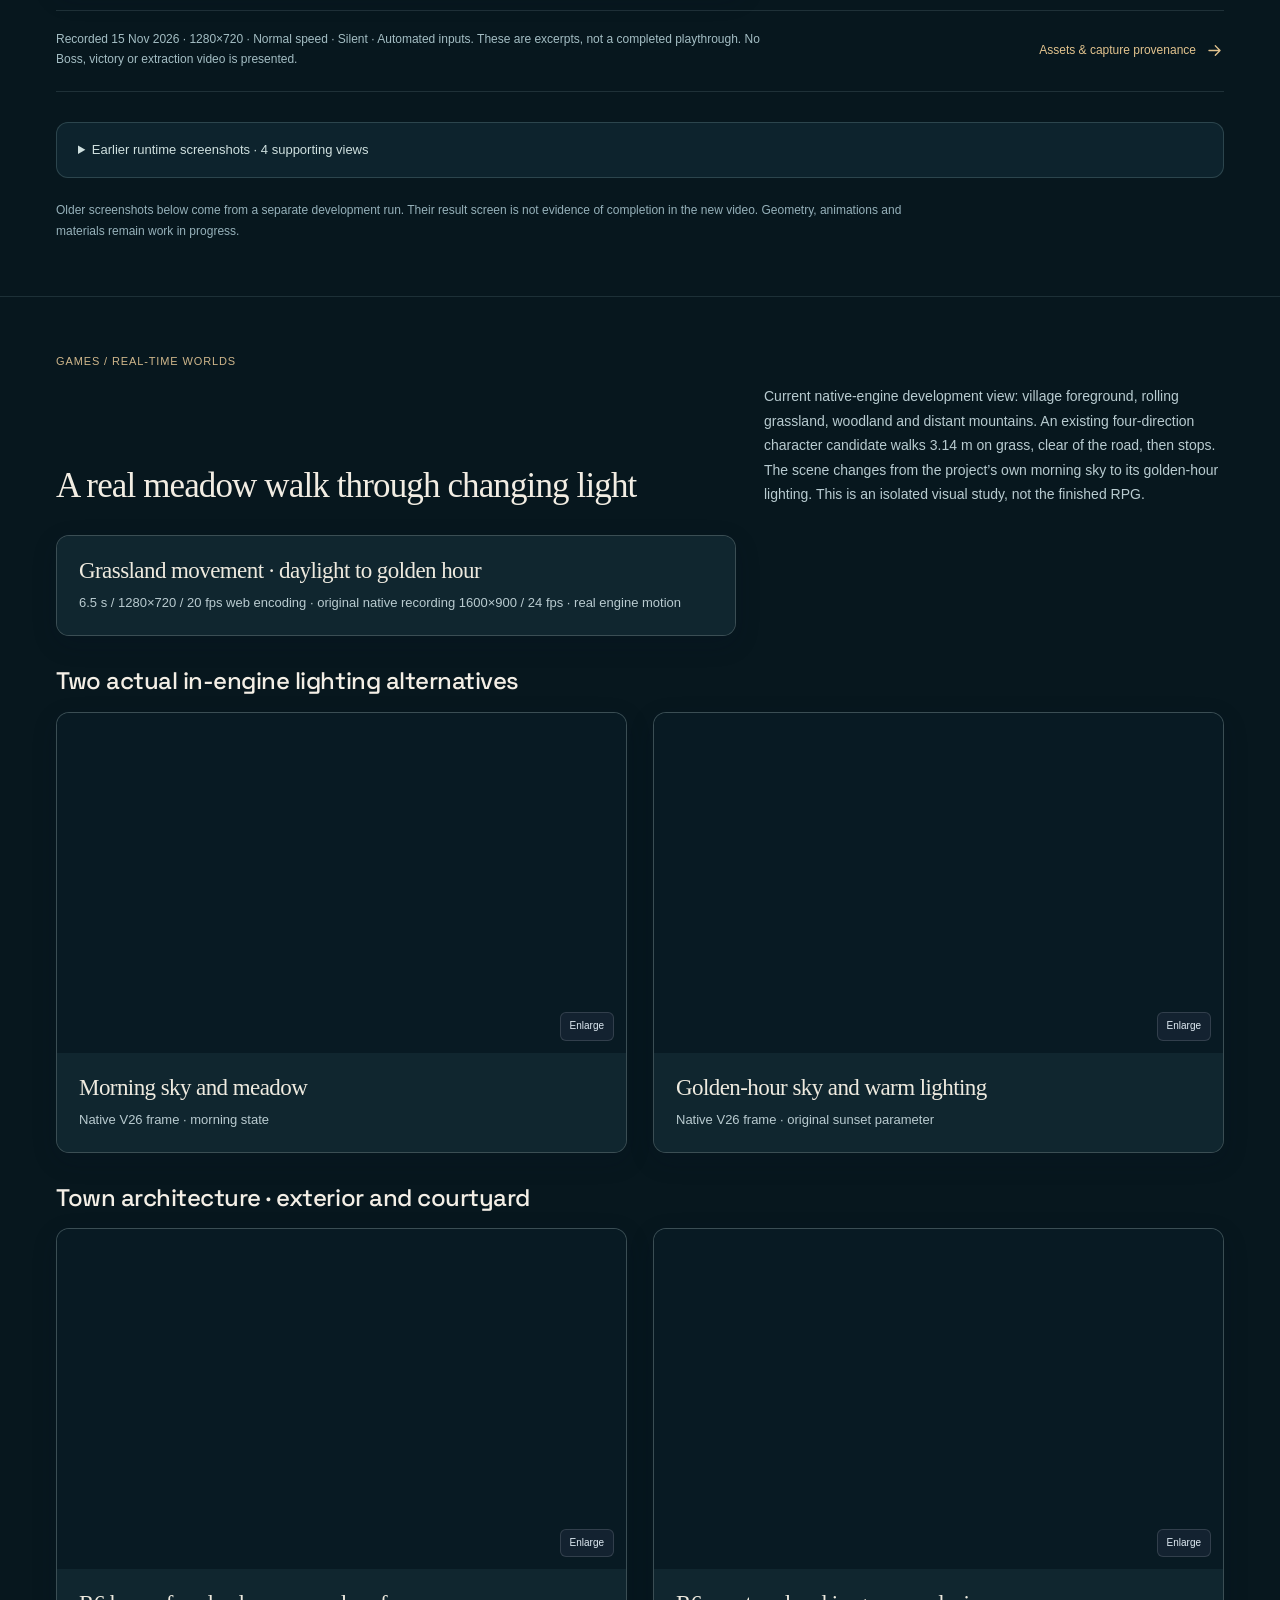
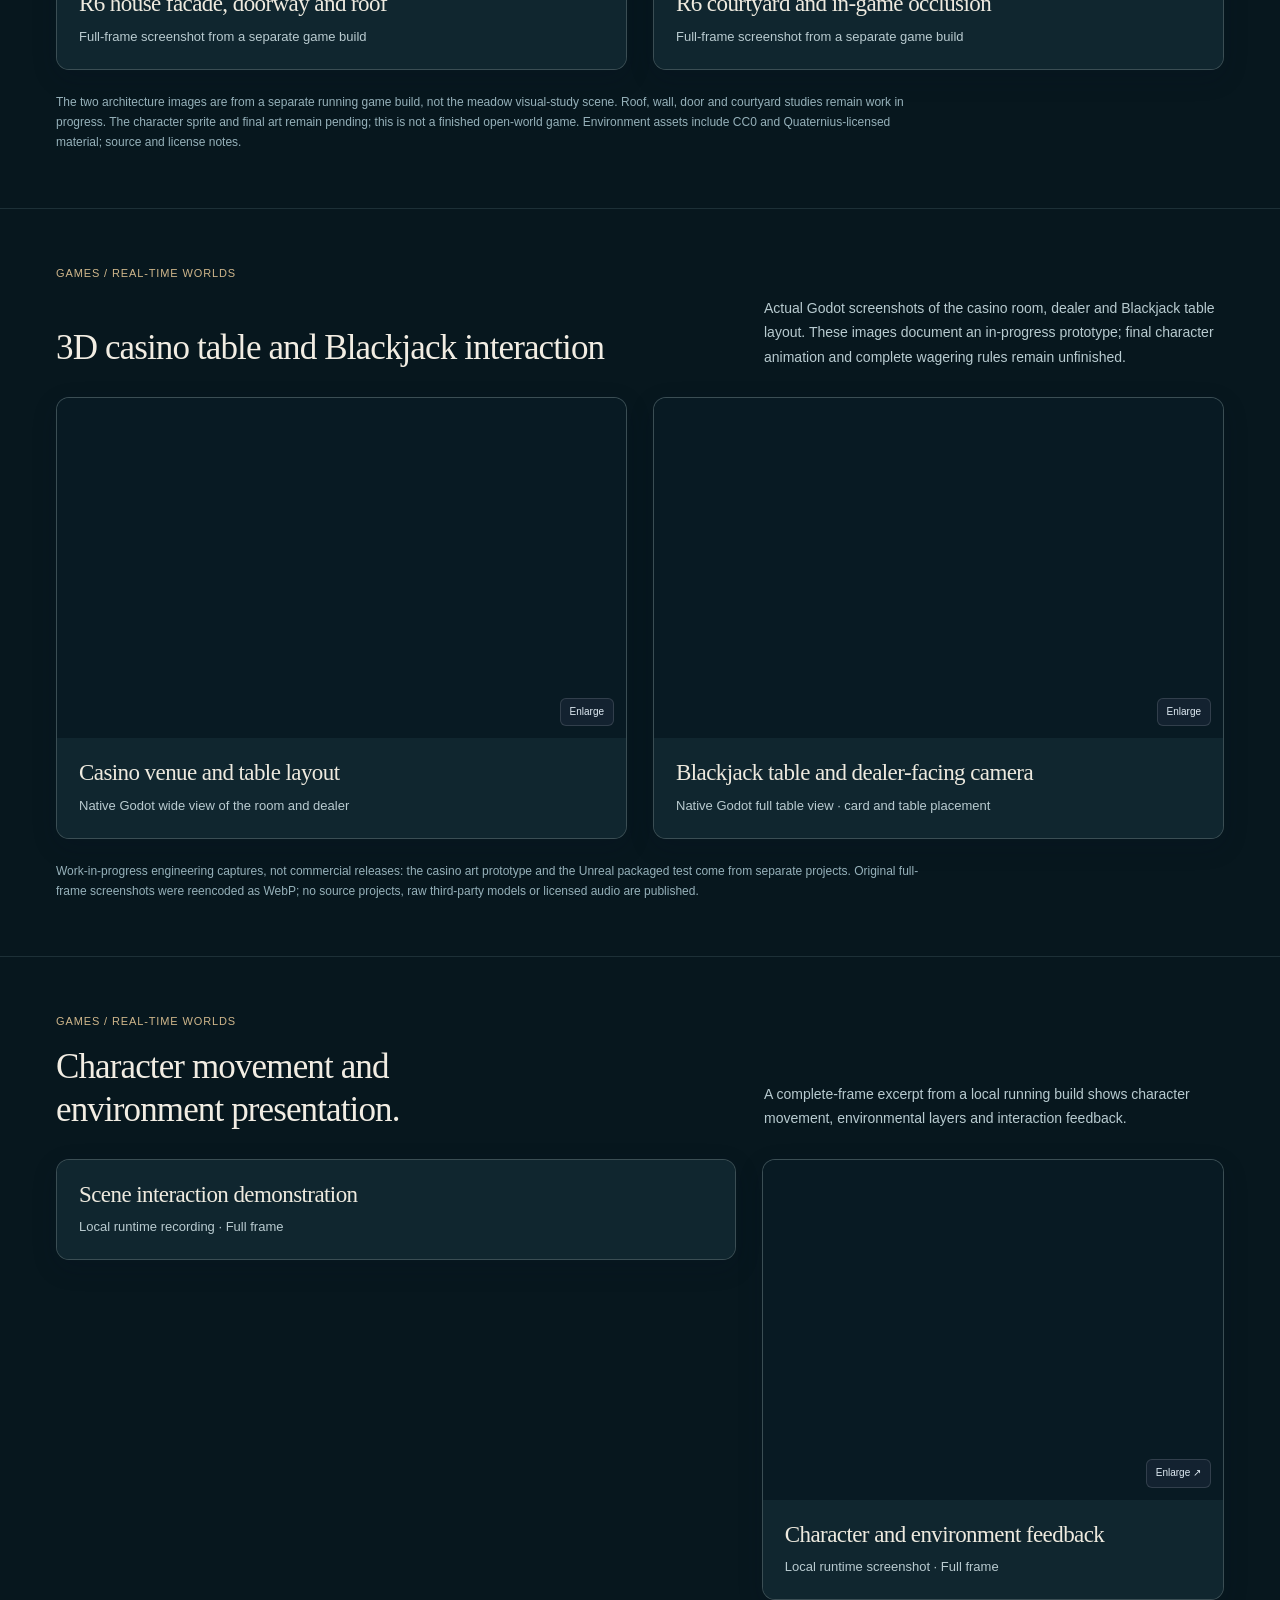
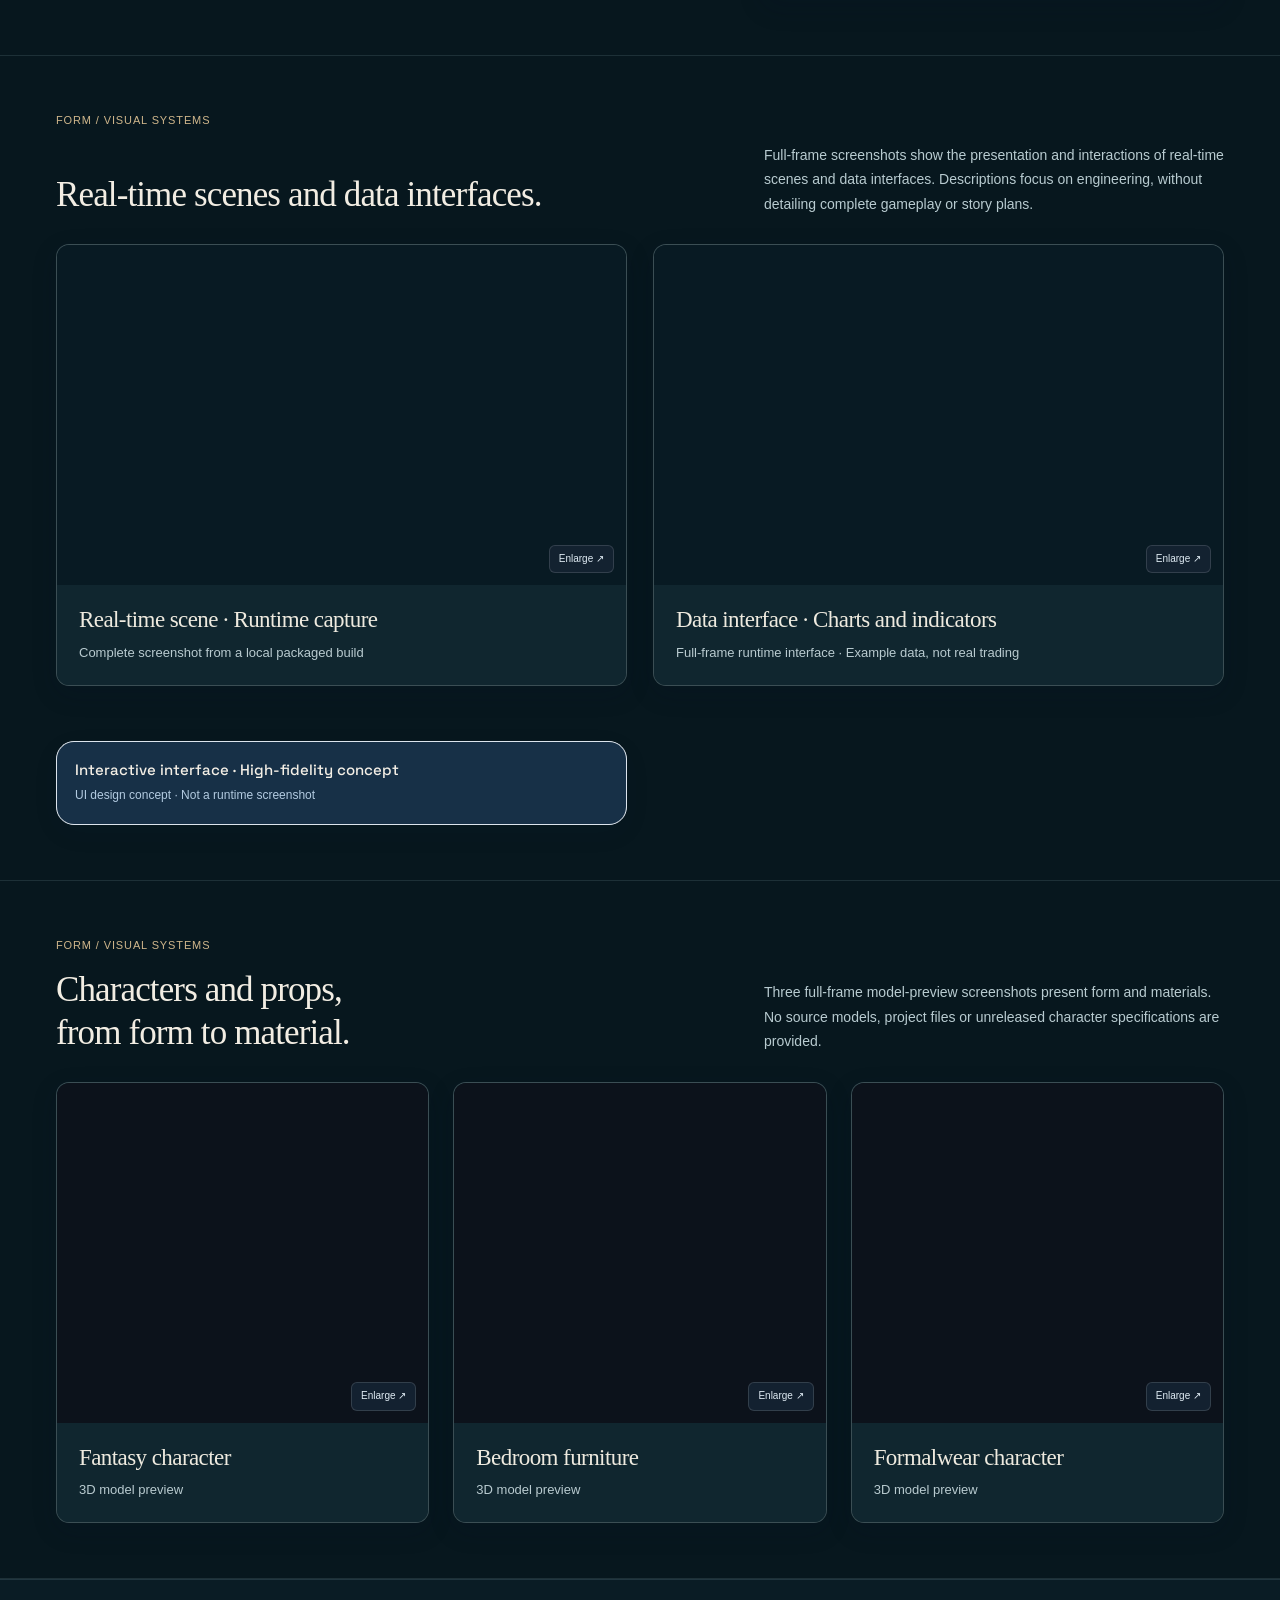
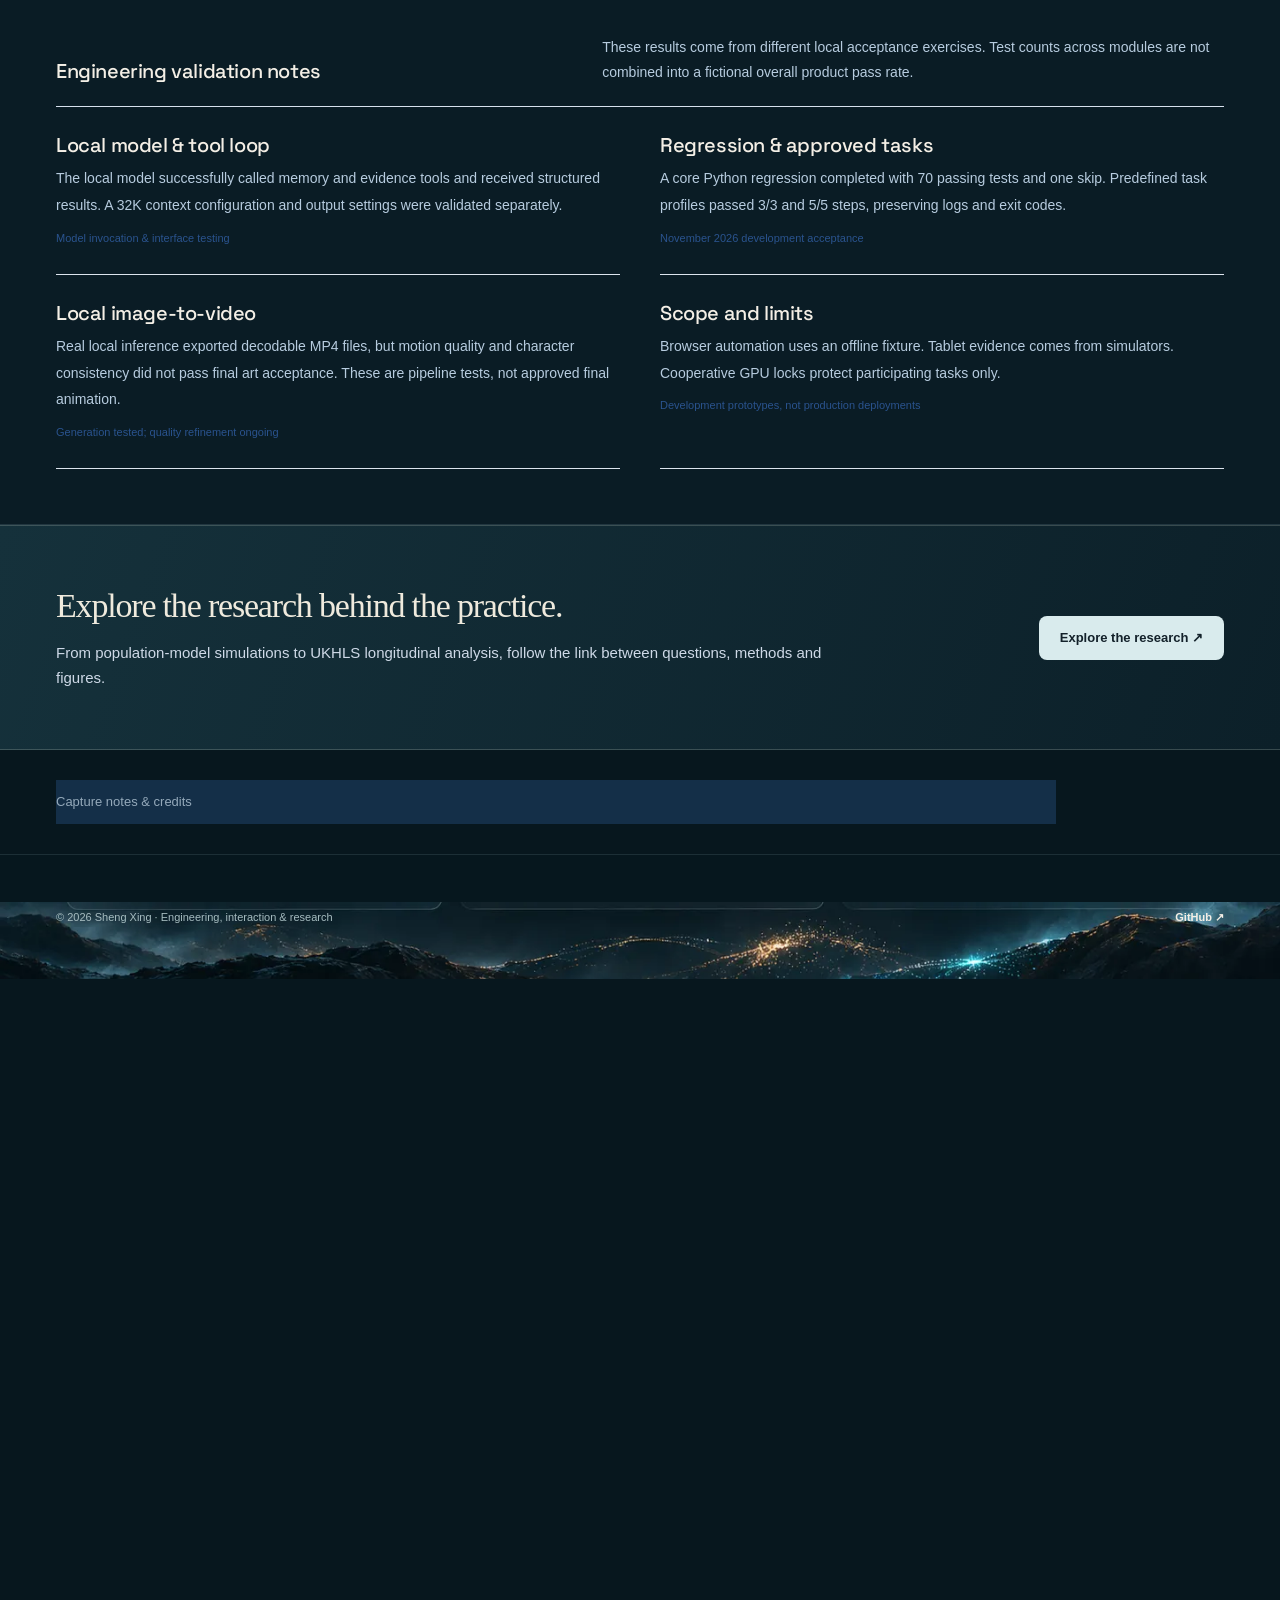
<file: projects/world-exploration-ui/index.html>
<!doctype html>
<html lang="en"><head><meta charset="utf-8"><meta name="viewport" content="width=device-width,initial-scale=1"><meta http-equiv="refresh" content="0;url=../../demos.html#mobile-world-exploration"><meta name="robots" content="noindex"><title>Updated development footage · Portfolio</title></head><body>
<main style="max-width:38rem;margin:8vh auto;padding:2rem;font:16px/1.6 system-ui,sans-serif">
<h1>The showcase has moved</h1><p>The earlier simplified concept was retired. The portfolio now uses an authentic recording of the working development interface.</p>
<p><a href="../../demos.html#mobile-world-exploration">Open the original Atlas mobile UI capture</a></p>
</main></body></html>
</file>
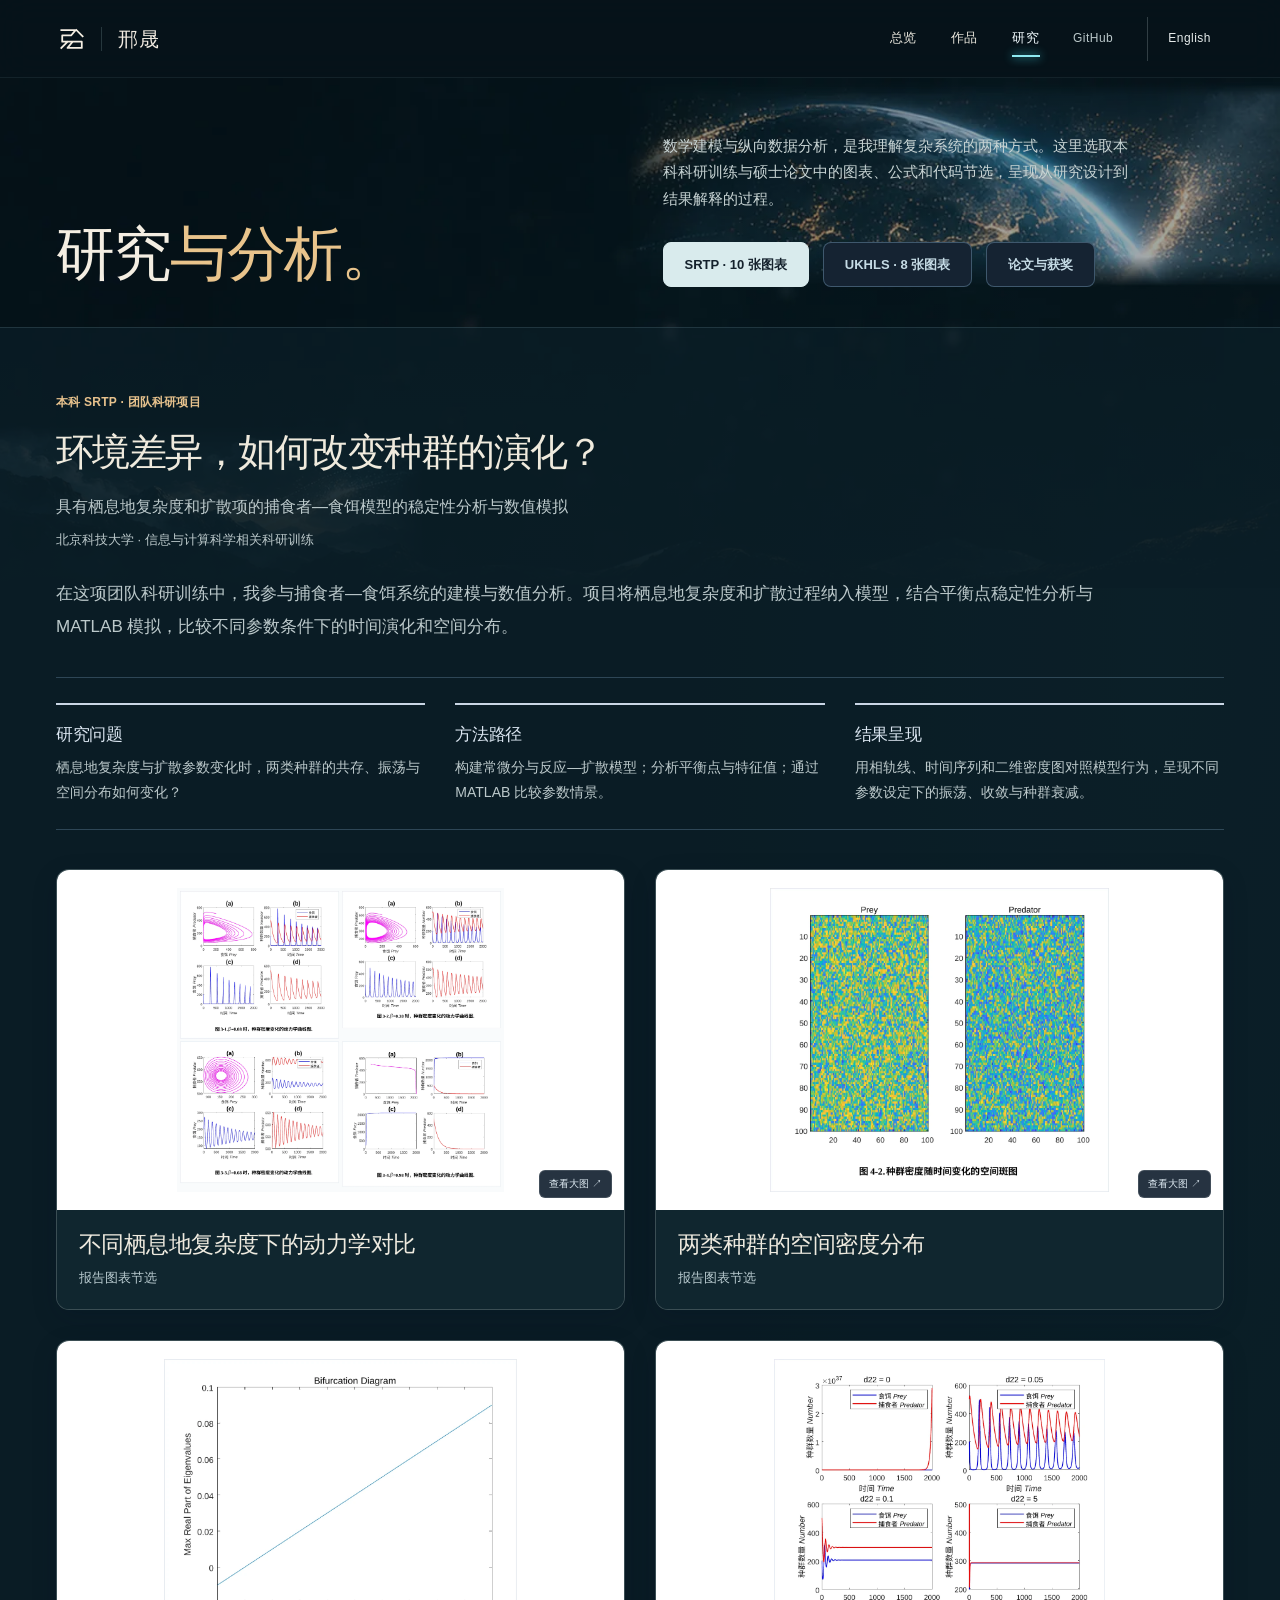
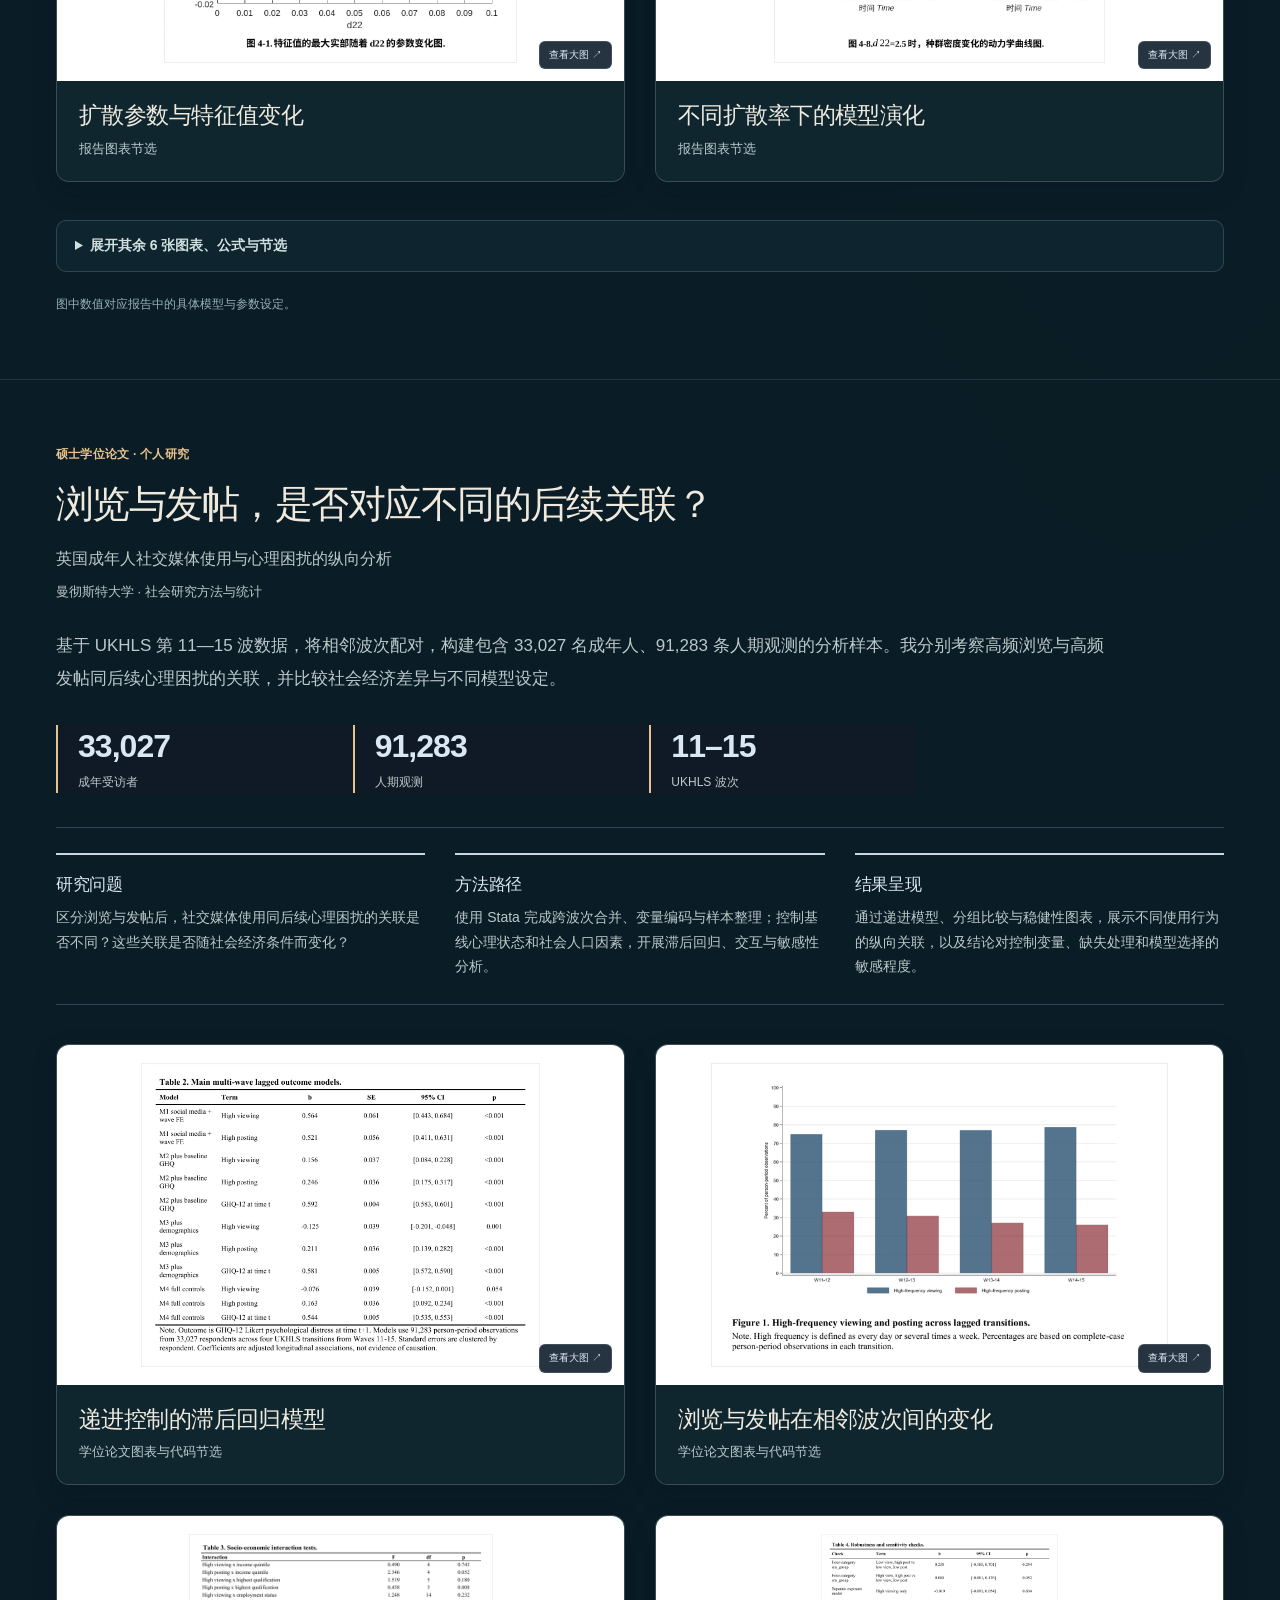
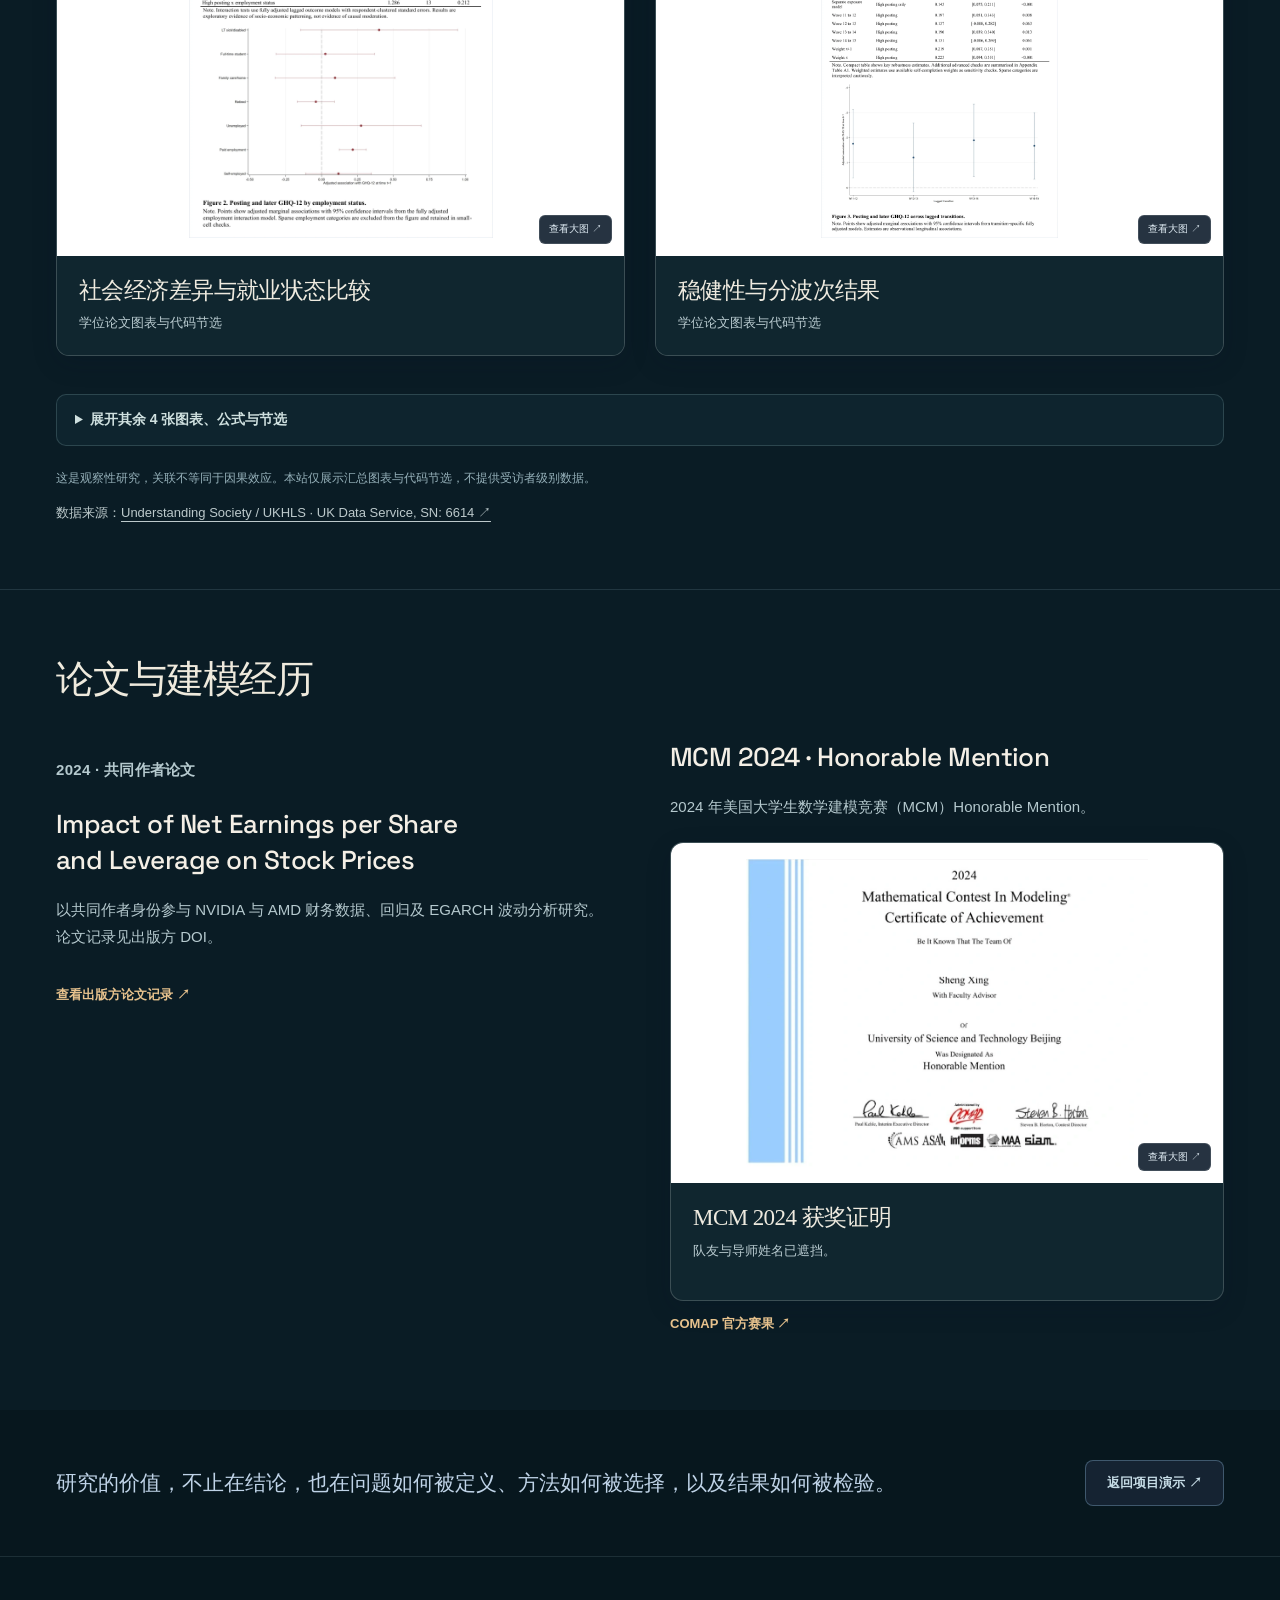
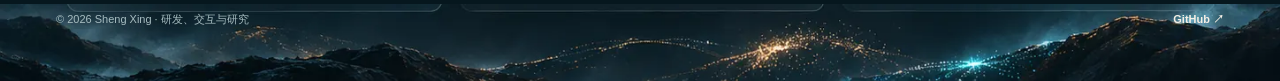
<file: academic-zh.html>
<!DOCTYPE html>

<html data-portfolio-design="cinema-12" data-portfolio-refinement="11" data-portfolio-version="10" lang="zh-CN"><head>
<meta charset="utf-8"/><meta content="width=device-width,initial-scale=1" name="viewport"/><meta content="dark" name="color-scheme"/>
<meta content="strict-origin-when-cross-origin" name="referrer"/><meta content="数学建模与纵向数据分析，是我理解复杂系统的两种方式。这里选取本科科研训练与硕士论文中的图表、公式和代码节选，呈现从研究设计到结果解释的过程。" name="description"/><title>学术研究｜邢晟作品集</title>
<link href="https://derpytdm520.github.io/academic-zh.html" rel="canonical"/>
<link href="https://derpytdm520.github.io/academic-zh.html" hreflang="zh-CN" rel="alternate"/><link href="https://derpytdm520.github.io/academic.html" hreflang="en" rel="alternate"/>
<link href="assets/portfolio-v8.css" rel="stylesheet"/><script defer="" src="assets/portfolio-v6.js"></script>
<link href="assets/portfolio-v10.css?v=20261115" rel="stylesheet"/><script defer="" src="assets/portfolio-v10.js?v=20261115"></script><link href="assets/portfolio-v11.css?v=20261116" rel="stylesheet"/><script defer="" src="assets/portfolio-v11.js?v=20261116"></script><link href="assets/portfolio-cinema.css?v=20261116a" rel="stylesheet"/><script defer="" src="assets/portfolio-cinema.js?v=20261116a"></script></head><body class="page-academic v10 v11 cinema" data-cinema="12">
<a class="skip-link" href="#main">跳至正文</a>
<header class="site-header"><div class="container header-inner"><a aria-label="Sheng Xing — 首页" class="brand" href="zh.html"><span class="brand-mark"><svg aria-hidden="true" fill="none" viewbox="0 0 36 36"><path d="M6 8h16l-5 6H7v7h22v7H13l5-6M23 8l7 7M6 28l7-7" stroke="currentColor" stroke-linecap="square" stroke-linejoin="round" stroke-width="2"></path></svg></span><span class="brand-name">邢晟</span></a>
<nav aria-label="主导航"><a href="zh.html">总览</a><a href="demos-zh.html">作品</a><a aria-current="page" href="academic-zh.html">研究</a><a aria-label="GitHub 个人主页（新标签页）" class="nav-github" href="https://github.com/DerpyTDM520" rel="noopener noreferrer" target="_blank">GitHub</a><a class="language" data-language="" href="academic.html" lang="en">English</a></nav></div></header>
<main id="main"><section class="page-hero container v11-lit-hero"><h1>研究<span>与分析。</span></h1><div><p class="lead">数学建模与纵向数据分析，是我理解复杂系统的两种方式。这里选取本科科研训练与硕士论文中的图表、公式和代码节选，呈现从研究设计到结果解释的过程。</p><div class="actions"><a class="button primary" href="#srtp">SRTP · 10 张图表</a><a class="button secondary" href="#ukhls">UKHLS · 8 张图表</a><a class="button secondary" href="#publication">论文与获奖</a></div></div></section><section class="study-section" id="srtp"><div class="container"><p class="study-type">本科 SRTP · 团队科研项目</p><h2>环境差异，如何改变种群的演化？</h2><p class="study-subtitle">具有栖息地复杂度和扩散项的捕食者—食饵模型的稳定性分析与数值模拟</p><p class="institution">北京科技大学 · 信息与计算科学相关科研训练</p><p class="study-intro">在这项团队科研训练中，我参与捕食者—食饵系统的建模与数值分析。项目将栖息地复杂度和扩散过程纳入模型，结合平衡点稳定性分析与 MATLAB 模拟，比较不同参数条件下的时间演化和空间分布。</p><div class="study-method"><article><h3>研究问题</h3><p>栖息地复杂度与扩散参数变化时，两类种群的共存、振荡与空间分布如何变化？</p></article><article><h3>方法路径</h3><p>构建常微分与反应—扩散模型；分析平衡点与特征值；通过 MATLAB 比较参数情景。</p></article><article><h3>结果呈现</h3><p>用相轨线、时间序列和二维密度图对照模型行为，呈现不同参数设定下的振荡、收敛与种群衰减。</p></article></div><div class="scholarly-grid"><figure class="media-figure scholar-figure"><button aria-label="放大：不同栖息地复杂度下的动力学对比" class="zoom-trigger" data-zoom-alt="不同栖息地复杂度下的动力学对比" data-zoom-image="assets/research/research-srtp-07.webp" type="button"><img alt="不同栖息地复杂度下的动力学对比" decoding="async" loading="lazy" src="assets/research/research-srtp-07.webp"/><span aria-hidden="true" class="zoom-label">查看大图 ↗</span></button><figcaption><h3>不同栖息地复杂度下的动力学对比</h3><p>报告图表节选</p></figcaption></figure><figure class="media-figure scholar-figure"><button aria-label="放大：两类种群的空间密度分布" class="zoom-trigger" data-zoom-alt="两类种群的空间密度分布" data-zoom-image="assets/research/research-srtp-09.webp" type="button"><img alt="两类种群的空间密度分布" decoding="async" loading="lazy" src="assets/research/research-srtp-09.webp"/><span aria-hidden="true" class="zoom-label">查看大图 ↗</span></button><figcaption><h3>两类种群的空间密度分布</h3><p>报告图表节选</p></figcaption></figure><figure class="media-figure scholar-figure"><button aria-label="放大：扩散参数与特征值变化" class="zoom-trigger" data-zoom-alt="扩散参数与特征值变化" data-zoom-image="assets/research/research-srtp-08.webp" type="button"><img alt="扩散参数与特征值变化" decoding="async" loading="lazy" src="assets/research/research-srtp-08.webp"/><span aria-hidden="true" class="zoom-label">查看大图 ↗</span></button><figcaption><h3>扩散参数与特征值变化</h3><p>报告图表节选</p></figcaption></figure><figure class="media-figure scholar-figure"><button aria-label="放大：不同扩散率下的模型演化" class="zoom-trigger" data-zoom-alt="不同扩散率下的模型演化" data-zoom-image="assets/research/research-srtp-10.webp" type="button"><img alt="不同扩散率下的模型演化" decoding="async" loading="lazy" src="assets/research/research-srtp-10.webp"/><span aria-hidden="true" class="zoom-label">查看大图 ↗</span></button><figcaption><h3>不同扩散率下的模型演化</h3><p>报告图表节选</p></figcaption></figure></div><details class="more-figures"><summary>展开其余 6 张图表、公式与节选</summary><div class="scholarly-grid"><figure class="media-figure scholar-figure"><button aria-label="放大：常微分与反应—扩散模型方程" class="zoom-trigger" data-zoom-alt="常微分与反应—扩散模型方程" data-zoom-image="assets/research/research-srtp-02.webp" type="button"><img alt="常微分与反应—扩散模型方程" decoding="async" loading="lazy" src="assets/research/research-srtp-02.webp"/><span aria-hidden="true" class="zoom-label">查看大图 ↗</span></button><figcaption><h3>常微分与反应—扩散模型方程</h3><p>报告图表节选</p></figcaption></figure><figure class="media-figure scholar-figure"><button aria-label="放大：项目报告封面" class="zoom-trigger" data-zoom-alt="项目报告封面" data-zoom-image="assets/research/research-srtp-01.webp" type="button"><img alt="项目报告封面" decoding="async" loading="lazy" src="assets/research/research-srtp-01.webp"/><span aria-hidden="true" class="zoom-label">查看大图 ↗</span></button><figcaption><h3>项目报告封面</h3><p>报告图表节选</p></figcaption></figure><figure class="media-figure scholar-figure"><button aria-label="放大：β = 0.08：时间序列与相轨线" class="zoom-trigger" data-zoom-alt="β = 0.08：时间序列与相轨线" data-zoom-image="assets/research/research-srtp-03.webp" type="button"><img alt="β = 0.08：时间序列与相轨线" decoding="async" loading="lazy" src="assets/research/research-srtp-03.webp"/><span aria-hidden="true" class="zoom-label">查看大图 ↗</span></button><figcaption><h3>β = 0.08：时间序列与相轨线</h3><p>报告图表节选</p></figcaption></figure><figure class="media-figure scholar-figure"><button aria-label="放大：β = 0.38：振荡情景" class="zoom-trigger" data-zoom-alt="β = 0.38：振荡情景" data-zoom-image="assets/research/research-srtp-04.webp" type="button"><img alt="β = 0.38：振荡情景" decoding="async" loading="lazy" src="assets/research/research-srtp-04.webp"/><span aria-hidden="true" class="zoom-label">查看大图 ↗</span></button><figcaption><h3>β = 0.38：振荡情景</h3><p>报告图表节选</p></figcaption></figure><figure class="media-figure scholar-figure"><button aria-label="放大：β = 0.68：向平衡点收敛" class="zoom-trigger" data-zoom-alt="β = 0.68：向平衡点收敛" data-zoom-image="assets/research/research-srtp-05.webp" type="button"><img alt="β = 0.68：向平衡点收敛" decoding="async" loading="lazy" src="assets/research/research-srtp-05.webp"/><span aria-hidden="true" class="zoom-label">查看大图 ↗</span></button><figcaption><h3>β = 0.68：向平衡点收敛</h3><p>报告图表节选</p></figcaption></figure><figure class="media-figure scholar-figure"><button aria-label="放大：β = 0.98：种群衰减情景" class="zoom-trigger" data-zoom-alt="β = 0.98：种群衰减情景" data-zoom-image="assets/research/research-srtp-06.webp" type="button"><img alt="β = 0.98：种群衰减情景" decoding="async" loading="lazy" src="assets/research/research-srtp-06.webp"/><span aria-hidden="true" class="zoom-label">查看大图 ↗</span></button><figcaption><h3>β = 0.98：种群衰减情景</h3><p>报告图表节选</p></figcaption></figure></div></details><p class="section-footnote">图中数值对应报告中的具体模型与参数设定。</p></div></section><section class="study-section" id="ukhls"><div class="container"><p class="study-type">硕士学位论文 · 个人研究</p><h2>浏览与发帖，是否对应不同的后续关联？</h2><p class="study-subtitle">英国成年人社交媒体使用与心理困扰的纵向分析</p><p class="institution">曼彻斯特大学 · 社会研究方法与统计</p><p class="study-intro">基于 UKHLS 第 11—15 波数据，将相邻波次配对，构建包含 33,027 名成年人、91,283 条人期观测的分析样本。我分别考察高频浏览与高频发帖同后续心理困扰的关联，并比较社会经济差异与不同模型设定。</p><div class="sample-stats"><div><strong>33,027</strong><span>成年受访者</span></div><div><strong>91,283</strong><span>人期观测</span></div><div><strong>11–15</strong><span>UKHLS 波次</span></div></div><div class="study-method"><article><h3>研究问题</h3><p>区分浏览与发帖后，社交媒体使用同后续心理困扰的关联是否不同？这些关联是否随社会经济条件而变化？</p></article><article><h3>方法路径</h3><p>使用 Stata 完成跨波次合并、变量编码与样本整理；控制基线心理状态和社会人口因素，开展滞后回归、交互与敏感性分析。</p></article><article><h3>结果呈现</h3><p>通过递进模型、分组比较与稳健性图表，展示不同使用行为的纵向关联，以及结论对控制变量、缺失处理和模型选择的敏感程度。</p></article></div><div class="scholarly-grid"><figure class="media-figure scholar-figure"><button aria-label="放大：递进控制的滞后回归模型" class="zoom-trigger" data-zoom-alt="递进控制的滞后回归模型" data-zoom-image="assets/research/research-msc-04.webp" type="button"><img alt="递进控制的滞后回归模型" decoding="async" loading="lazy" src="assets/research/research-msc-04.webp"/><span aria-hidden="true" class="zoom-label">查看大图 ↗</span></button><figcaption><h3>递进控制的滞后回归模型</h3><p>学位论文图表与代码节选</p></figcaption></figure><figure class="media-figure scholar-figure"><button aria-label="放大：浏览与发帖在相邻波次间的变化" class="zoom-trigger" data-zoom-alt="浏览与发帖在相邻波次间的变化" data-zoom-image="assets/research/research-msc-03.webp" type="button"><img alt="浏览与发帖在相邻波次间的变化" decoding="async" loading="lazy" src="assets/research/research-msc-03.webp"/><span aria-hidden="true" class="zoom-label">查看大图 ↗</span></button><figcaption><h3>浏览与发帖在相邻波次间的变化</h3><p>学位论文图表与代码节选</p></figcaption></figure><figure class="media-figure scholar-figure"><button aria-label="放大：社会经济差异与就业状态比较" class="zoom-trigger" data-zoom-alt="社会经济差异与就业状态比较" data-zoom-image="assets/research/research-msc-05.webp" type="button"><img alt="社会经济差异与就业状态比较" decoding="async" loading="lazy" src="assets/research/research-msc-05.webp"/><span aria-hidden="true" class="zoom-label">查看大图 ↗</span></button><figcaption><h3>社会经济差异与就业状态比较</h3><p>学位论文图表与代码节选</p></figcaption></figure><figure class="media-figure scholar-figure"><button aria-label="放大：稳健性与分波次结果" class="zoom-trigger" data-zoom-alt="稳健性与分波次结果" data-zoom-image="assets/research/research-msc-06.webp" type="button"><img alt="稳健性与分波次结果" decoding="async" loading="lazy" src="assets/research/research-msc-06.webp"/><span aria-hidden="true" class="zoom-label">查看大图 ↗</span></button><figcaption><h3>稳健性与分波次结果</h3><p>学位论文图表与代码节选</p></figcaption></figure></div><details class="more-figures"><summary>展开其余 4 张图表、公式与节选</summary><div class="scholarly-grid"><figure class="media-figure scholar-figure"><button aria-label="放大：样本构成与描述性统计" class="zoom-trigger" data-zoom-alt="样本构成与描述性统计" data-zoom-image="assets/research/research-msc-02.webp" type="button"><img alt="样本构成与描述性统计" decoding="async" loading="lazy" src="assets/research/research-msc-02.webp"/><span aria-hidden="true" class="zoom-label">查看大图 ↗</span></button><figcaption><h3>样本构成与描述性统计</h3><p>学位论文图表与代码节选</p></figcaption></figure><figure class="media-figure scholar-figure"><button aria-label="放大：敏感性分析与缺失值比较" class="zoom-trigger" data-zoom-alt="敏感性分析与缺失值比较" data-zoom-image="assets/research/research-msc-07.webp" type="button"><img alt="敏感性分析与缺失值比较" decoding="async" loading="lazy" src="assets/research/research-msc-07.webp"/><span aria-hidden="true" class="zoom-label">查看大图 ↗</span></button><figcaption><h3>敏感性分析与缺失值比较</h3><p>学位论文图表与代码节选</p></figcaption></figure><figure class="media-figure scholar-figure"><button aria-label="放大：Stata 数据处理与面板构建节选" class="zoom-trigger" data-zoom-alt="Stata 数据处理与面板构建节选" data-zoom-image="assets/research/research-msc-08.webp" type="button"><img alt="Stata 数据处理与面板构建节选" decoding="async" loading="lazy" src="assets/research/research-msc-08.webp"/><span aria-hidden="true" class="zoom-label">查看大图 ↗</span></button><figcaption><h3>Stata 数据处理与面板构建节选</h3><p>学位论文图表与代码节选</p></figcaption></figure><figure class="media-figure scholar-figure"><button aria-label="放大：论文标题与摘要" class="zoom-trigger" data-zoom-alt="论文标题与摘要" data-zoom-image="assets/research/research-msc-01.webp" type="button"><img alt="论文标题与摘要" decoding="async" loading="lazy" src="assets/research/research-msc-01.webp"/><span aria-hidden="true" class="zoom-label">查看大图 ↗</span></button><figcaption><h3>论文标题与摘要</h3><p>学位论文图表与代码节选</p></figcaption></figure></div></details><p class="section-footnote">这是观察性研究，关联不等同于因果效应。本站仅展示汇总图表与代码节选，不提供受访者级别数据。</p><p class="data-source">数据来源：<a href="https://doi.org/10.5255/UKDA-SN-6614-21" rel="noopener noreferrer" target="_blank">Understanding Society / UKHLS · UK Data Service, SN: 6614 ↗</a></p></div></section><section class="publication-section" id="publication"><div class="container"><h2>论文与建模经历</h2><div class="publication-grid"><article><p class="study-type">2024 · 共同作者论文</p><h3>Impact of Net Earnings per Share and Leverage on Stock Prices</h3><p>以共同作者身份参与 NVIDIA 与 AMD 财务数据、回归及 EGARCH 波动分析研究。论文记录见出版方 DOI。</p><a class="text-link" href="https://doi.org/10.54254/2754-1169/2024.OX18493" rel="noopener noreferrer" target="_blank">查看出版方论文记录 ↗</a></article><article id="recognition"><h3>MCM 2024 · Honorable Mention</h3><p>2024 年美国大学生数学建模竞赛（MCM）Honorable Mention。</p><figure class="media-figure certificate"><button aria-label="放大：MCM 2024 获奖证明" class="zoom-trigger" data-zoom-alt="MCM 2024 获奖证明" data-zoom-image="assets/media/award-certificate.webp?v=full7" type="button"><img alt="MCM 2024 获奖证明" decoding="async" loading="lazy" src="assets/media/award-certificate.webp?v=full7"/><span aria-hidden="true" class="zoom-label">查看大图 ↗</span></button><figcaption><h3>MCM 2024 获奖证明</h3><p>队友与导师姓名已遮挡。</p></figcaption></figure><a class="text-link" href="https://www.contest.comap.com/undergraduate/contests/mcm/contests/2024/results/2024_MCM_Problem_C_Results.pdf#page=227" rel="noopener noreferrer" target="_blank">COMAP 官方赛果 ↗</a></article></div></div></section><section class="closing container"><p>研究的价值，不止在结论，也在问题如何被定义、方法如何被选择，以及结果如何被检验。</p><a class="button secondary" href="demos-zh.html">返回项目演示 ↗</a></section></main><footer class="site-footer"><div class="container footer-inner"><span>© 2026 Sheng Xing · 研发、交互与研究</span><a href="https://github.com/DerpyTDM520" rel="noopener noreferrer" target="_blank">GitHub <span aria-hidden="true">↗</span></a></div></footer>
<dialog aria-label="图片预览" class="lightbox" id="image-lightbox"><div class="lightbox-controls"><button aria-pressed="false" data-size-toggle="" type="button">原始尺寸</button><button aria-label="关闭图片预览" data-close-lightbox="" type="button">关闭 ×</button></div><div class="lightbox-scroll"><img alt=""/></div><p class="lightbox-caption"></p></dialog>
<dialog aria-labelledby="v10-cinema-title" class="v10-cinema" id="v10-cinema"><div class="v10-cinema-head"><h2 id="v10-cinema-title">项目录屏</h2><button aria-label="关闭视频" data-cinema-close=""><svg aria-hidden="true" viewbox="0 0 24 24"><path d="m6 6 12 12M18 6 6 18"></path></svg></button></div><video controls="" playsinline="" preload="none"></video><p>原始开发录屏，不表示产品已正式发行。</p></dialog></body></html>
</file>
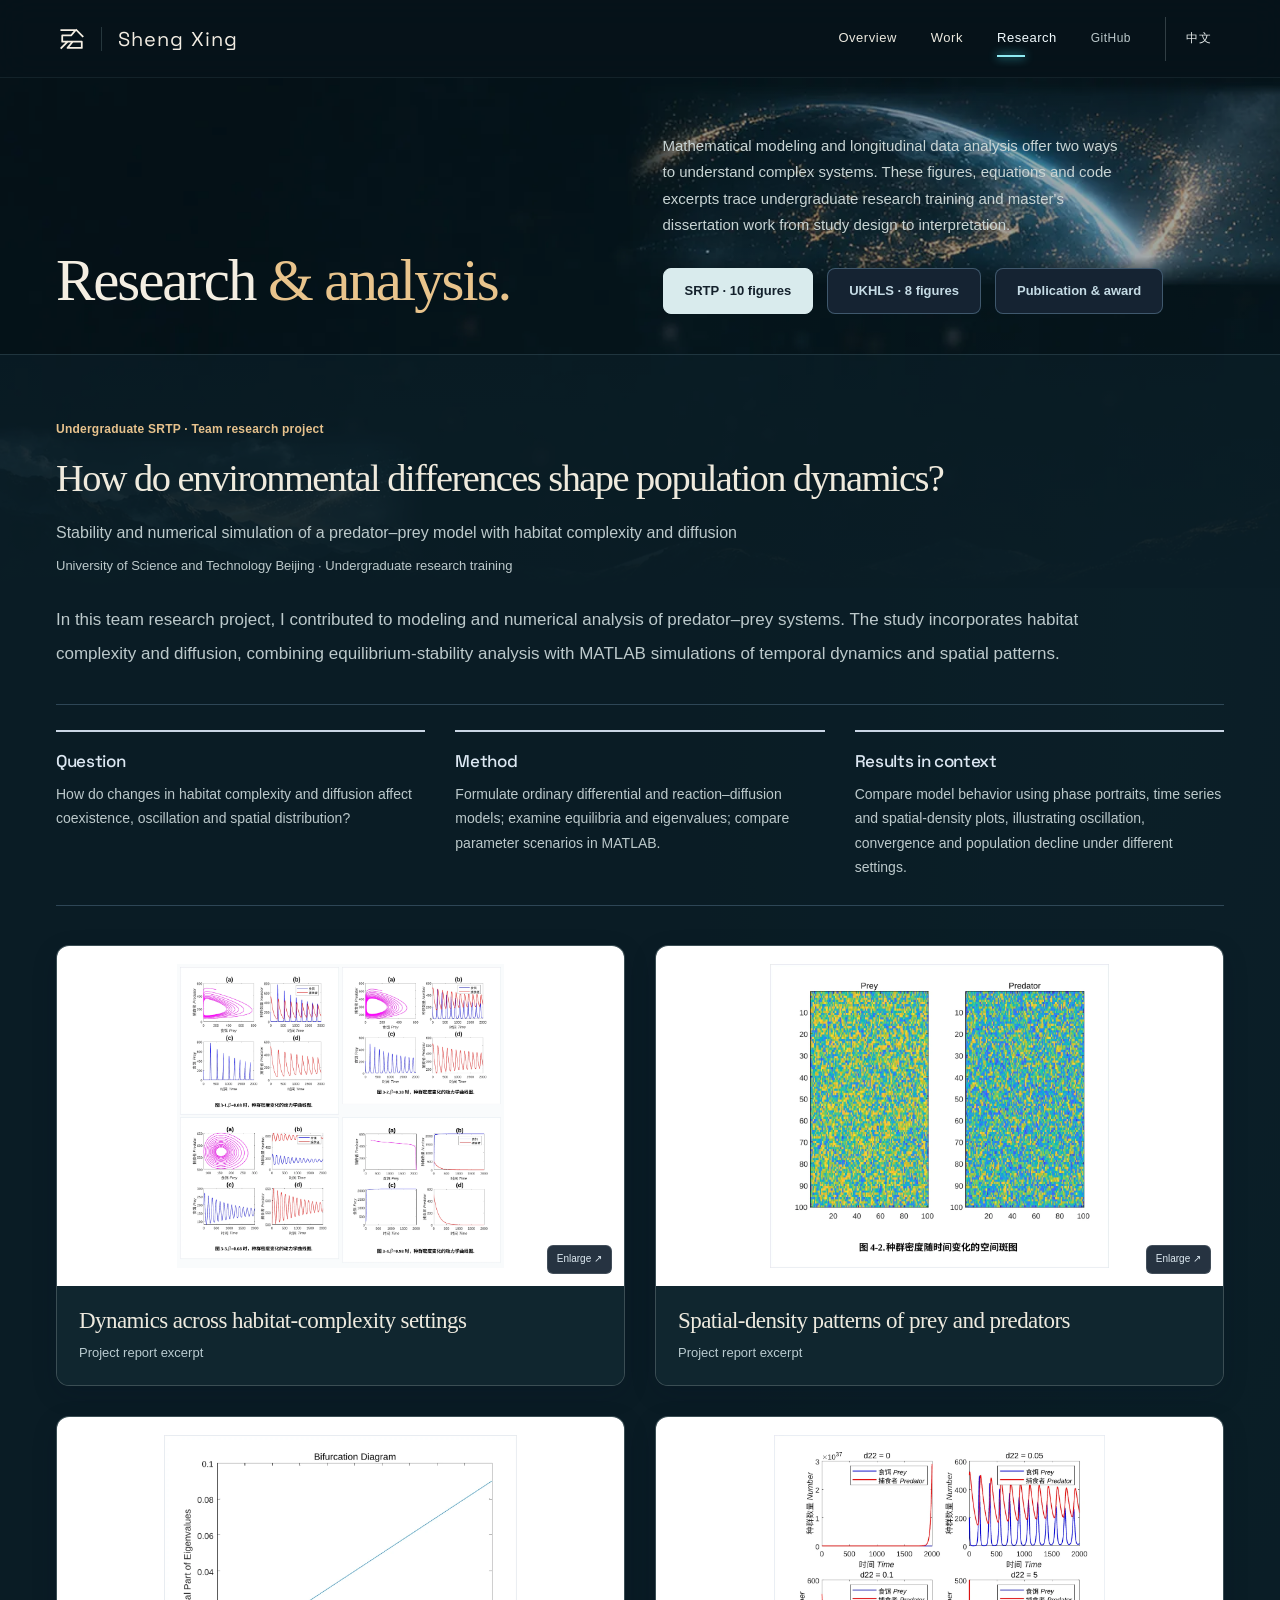
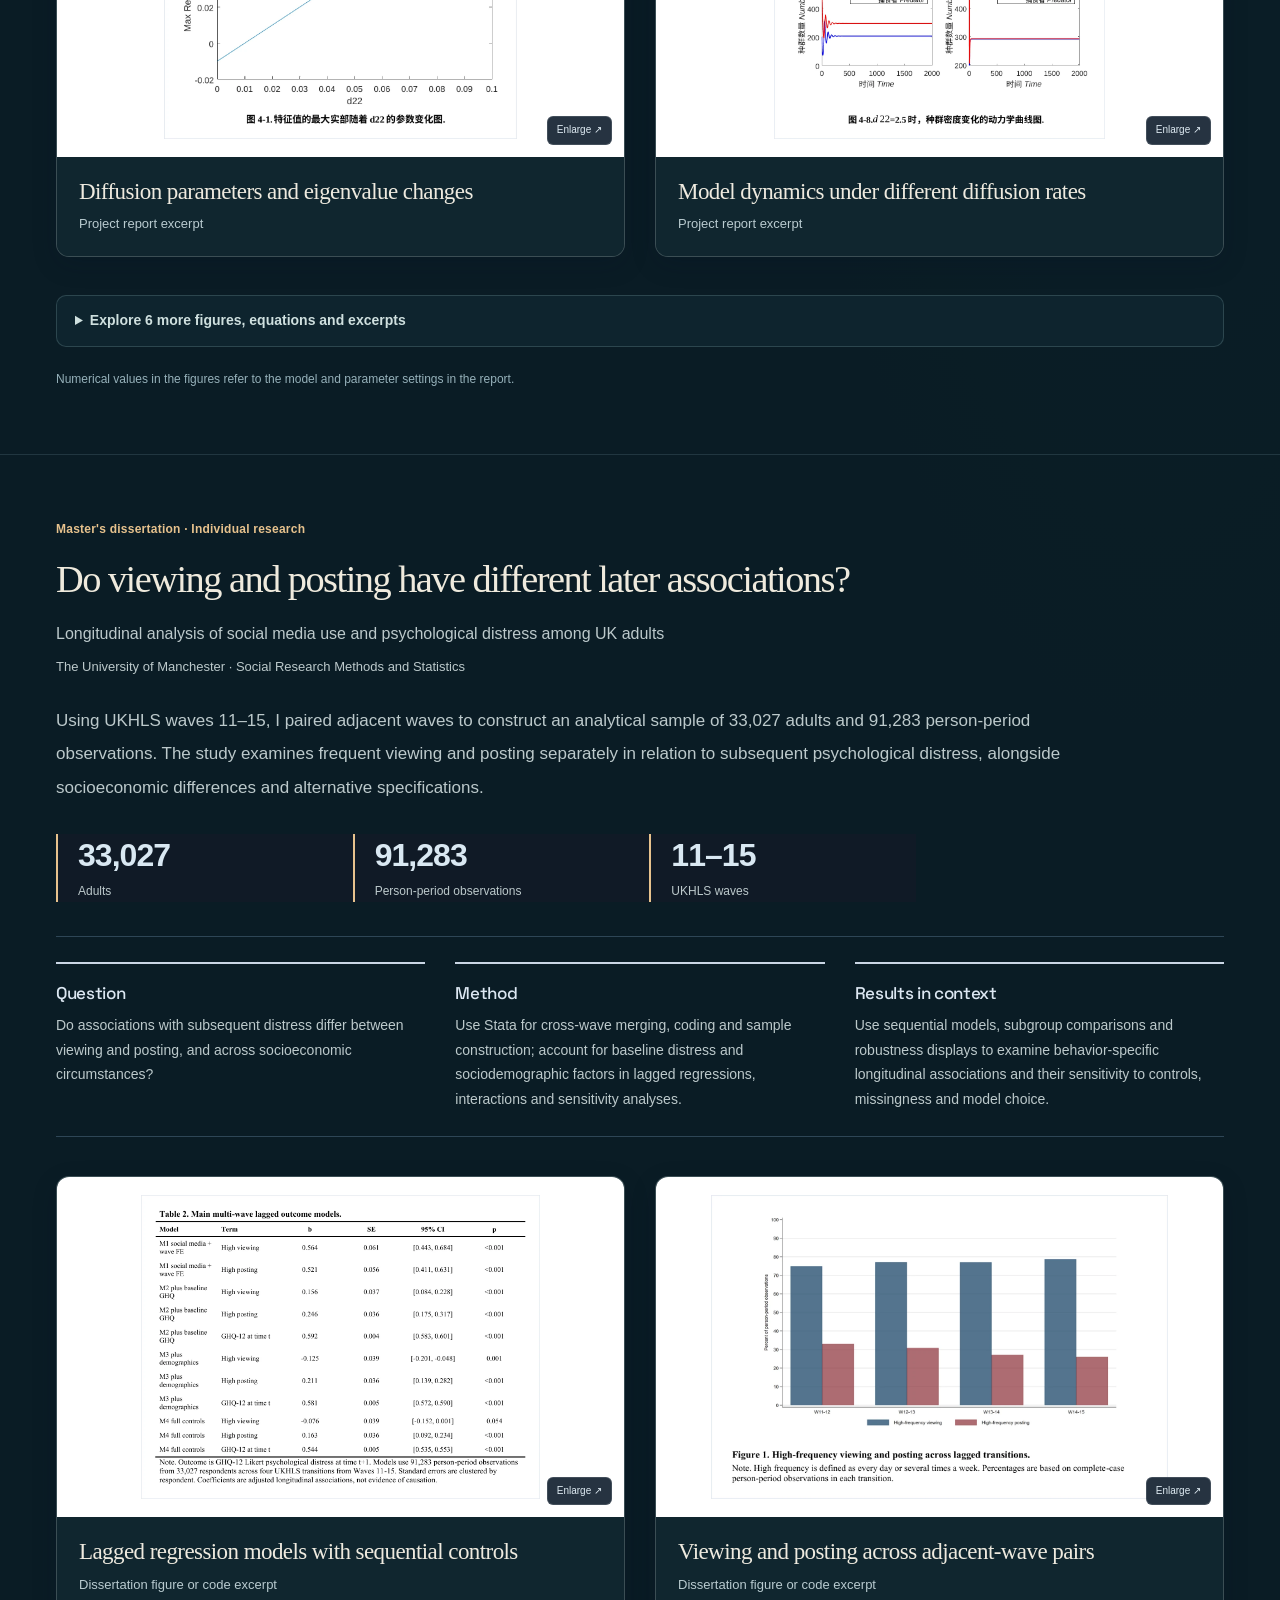
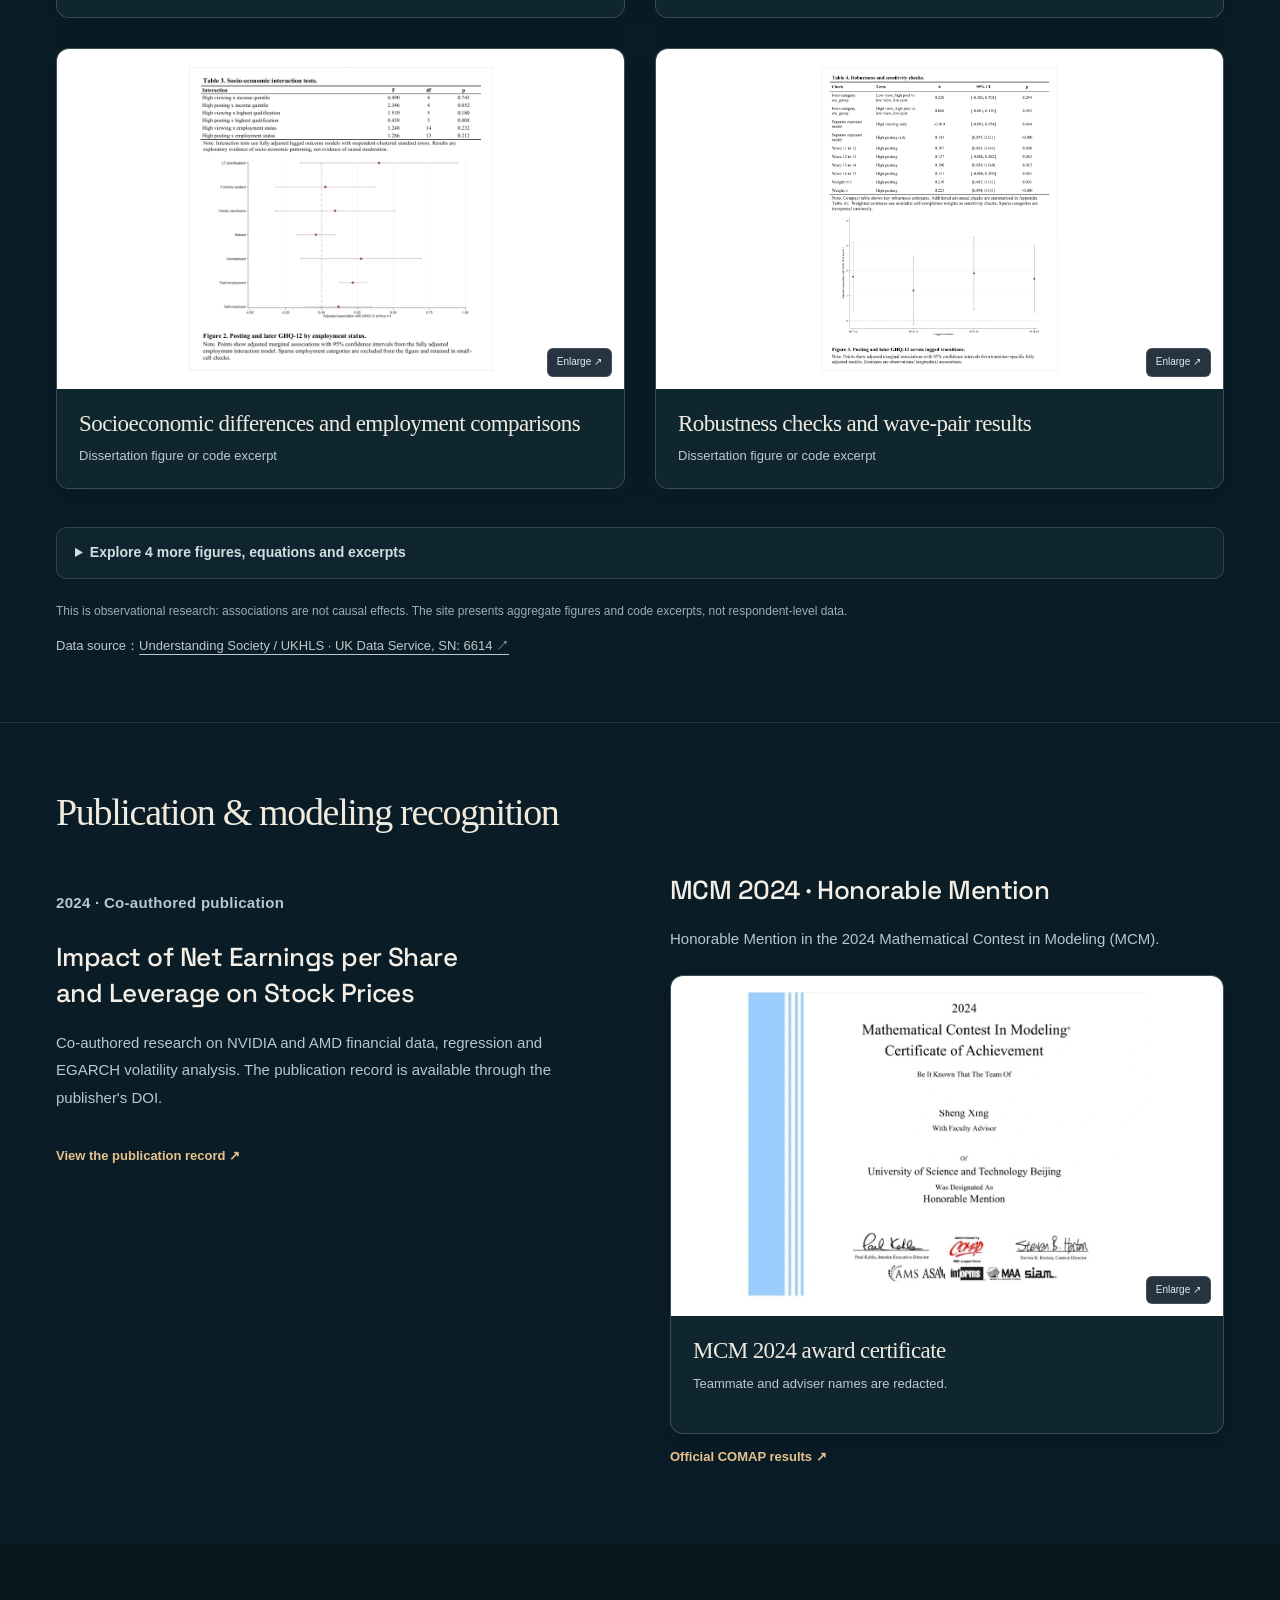
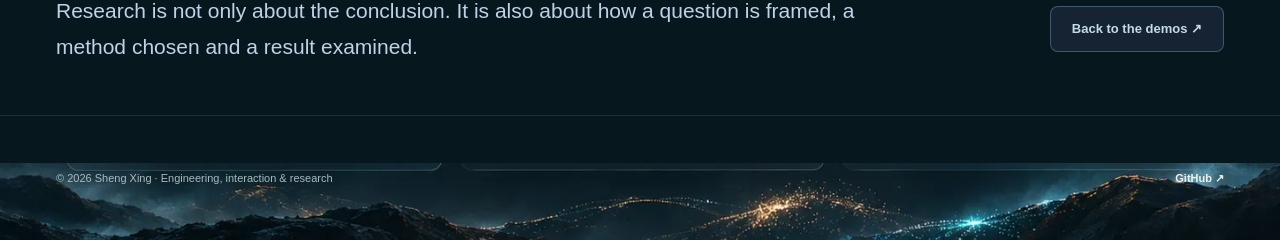
<file: academic.html>
<!DOCTYPE html>

<html data-portfolio-design="cinema-12" data-portfolio-refinement="11" data-portfolio-version="10" lang="en"><head>
<meta charset="utf-8"/><meta content="width=device-width,initial-scale=1" name="viewport"/><meta content="dark" name="color-scheme"/>
<meta content="strict-origin-when-cross-origin" name="referrer"/><meta content="Mathematical modeling and longitudinal data analysis offer two ways to understand complex systems. These figures, equations and code excerpts trace undergraduate research training and master's dissertation work from study design to interpretation." name="description"/><title>Research | Sheng Xing</title>
<link href="https://derpytdm520.github.io/academic.html" rel="canonical"/>
<link href="https://derpytdm520.github.io/academic-zh.html" hreflang="zh-CN" rel="alternate"/><link href="https://derpytdm520.github.io/academic.html" hreflang="en" rel="alternate"/>
<link href="assets/portfolio-v8.css" rel="stylesheet"/><script defer="" src="assets/portfolio-v6.js"></script>
<link href="assets/portfolio-v10.css?v=20261115" rel="stylesheet"/><script defer="" src="assets/portfolio-v10.js?v=20261115"></script><link href="assets/portfolio-v11.css?v=20261116" rel="stylesheet"/><script defer="" src="assets/portfolio-v11.js?v=20261116"></script><link href="assets/portfolio-cinema.css?v=20261116a" rel="stylesheet"/><script defer="" src="assets/portfolio-cinema.js?v=20261116a"></script></head><body class="page-academic v10 v11 cinema" data-cinema="12">
<a class="skip-link" href="#main">Skip to content</a>
<header class="site-header"><div class="container header-inner"><a aria-label="Sheng Xing — Home" class="brand" href="index.html"><span class="brand-mark"><svg aria-hidden="true" fill="none" viewbox="0 0 36 36"><path d="M6 8h16l-5 6H7v7h22v7H13l5-6M23 8l7 7M6 28l7-7" stroke="currentColor" stroke-linecap="square" stroke-linejoin="round" stroke-width="2"></path></svg></span><span class="brand-name">Sheng Xing</span></a>
<nav aria-label="Primary navigation"><a href="index.html">Overview</a><a href="demos.html">Work</a><a aria-current="page" href="academic.html">Research</a><a aria-label="GitHub profile (opens in a new tab)" class="nav-github" href="https://github.com/DerpyTDM520" rel="noopener noreferrer" target="_blank">GitHub</a><a class="language" data-language="" href="academic-zh.html" lang="zh-CN">中文</a></nav></div></header>
<main id="main"><section class="page-hero container v11-lit-hero"><h1>Research <span>&amp; analysis.</span></h1><div><p class="lead">Mathematical modeling and longitudinal data analysis offer two ways to understand complex systems. These figures, equations and code excerpts trace undergraduate research training and master's dissertation work from study design to interpretation.</p><div class="actions"><a class="button primary" href="#srtp">SRTP · 10 figures</a><a class="button secondary" href="#ukhls">UKHLS · 8 figures</a><a class="button secondary" href="#publication">Publication &amp; award</a></div></div></section><section class="study-section" id="srtp"><div class="container"><p class="study-type">Undergraduate SRTP · Team research project</p><h2>How do environmental differences shape population dynamics?</h2><p class="study-subtitle">Stability and numerical simulation of a predator–prey model with habitat complexity and diffusion</p><p class="institution">University of Science and Technology Beijing · Undergraduate research training</p><p class="study-intro">In this team research project, I contributed to modeling and numerical analysis of predator–prey systems. The study incorporates habitat complexity and diffusion, combining equilibrium-stability analysis with MATLAB simulations of temporal dynamics and spatial patterns.</p><div class="study-method"><article><h3>Question</h3><p>How do changes in habitat complexity and diffusion affect coexistence, oscillation and spatial distribution?</p></article><article><h3>Method</h3><p>Formulate ordinary differential and reaction–diffusion models; examine equilibria and eigenvalues; compare parameter scenarios in MATLAB.</p></article><article><h3>Results in context</h3><p>Compare model behavior using phase portraits, time series and spatial-density plots, illustrating oscillation, convergence and population decline under different settings.</p></article></div><div class="scholarly-grid"><figure class="media-figure scholar-figure"><button aria-label="Enlarge: Dynamics across habitat-complexity settings" class="zoom-trigger" data-zoom-alt="Dynamics across habitat-complexity settings" data-zoom-image="assets/research/research-srtp-07.webp" type="button"><img alt="Dynamics across habitat-complexity settings" decoding="async" loading="lazy" src="assets/research/research-srtp-07.webp"/><span aria-hidden="true" class="zoom-label">Enlarge ↗</span></button><figcaption><h3>Dynamics across habitat-complexity settings</h3><p>Project report excerpt</p></figcaption></figure><figure class="media-figure scholar-figure"><button aria-label="Enlarge: Spatial-density patterns of prey and predators" class="zoom-trigger" data-zoom-alt="Spatial-density patterns of prey and predators" data-zoom-image="assets/research/research-srtp-09.webp" type="button"><img alt="Spatial-density patterns of prey and predators" decoding="async" loading="lazy" src="assets/research/research-srtp-09.webp"/><span aria-hidden="true" class="zoom-label">Enlarge ↗</span></button><figcaption><h3>Spatial-density patterns of prey and predators</h3><p>Project report excerpt</p></figcaption></figure><figure class="media-figure scholar-figure"><button aria-label="Enlarge: Diffusion parameters and eigenvalue changes" class="zoom-trigger" data-zoom-alt="Diffusion parameters and eigenvalue changes" data-zoom-image="assets/research/research-srtp-08.webp" type="button"><img alt="Diffusion parameters and eigenvalue changes" decoding="async" loading="lazy" src="assets/research/research-srtp-08.webp"/><span aria-hidden="true" class="zoom-label">Enlarge ↗</span></button><figcaption><h3>Diffusion parameters and eigenvalue changes</h3><p>Project report excerpt</p></figcaption></figure><figure class="media-figure scholar-figure"><button aria-label="Enlarge: Model dynamics under different diffusion rates" class="zoom-trigger" data-zoom-alt="Model dynamics under different diffusion rates" data-zoom-image="assets/research/research-srtp-10.webp" type="button"><img alt="Model dynamics under different diffusion rates" decoding="async" loading="lazy" src="assets/research/research-srtp-10.webp"/><span aria-hidden="true" class="zoom-label">Enlarge ↗</span></button><figcaption><h3>Model dynamics under different diffusion rates</h3><p>Project report excerpt</p></figcaption></figure></div><details class="more-figures"><summary>Explore 6 more figures, equations and excerpts</summary><div class="scholarly-grid"><figure class="media-figure scholar-figure"><button aria-label="Enlarge: Ordinary differential and reaction–diffusion equations" class="zoom-trigger" data-zoom-alt="Ordinary differential and reaction–diffusion equations" data-zoom-image="assets/research/research-srtp-02.webp" type="button"><img alt="Ordinary differential and reaction–diffusion equations" decoding="async" loading="lazy" src="assets/research/research-srtp-02.webp"/><span aria-hidden="true" class="zoom-label">Enlarge ↗</span></button><figcaption><h3>Ordinary differential and reaction–diffusion equations</h3><p>Project report excerpt</p></figcaption></figure><figure class="media-figure scholar-figure"><button aria-label="Enlarge: Project report cover" class="zoom-trigger" data-zoom-alt="Project report cover" data-zoom-image="assets/research/research-srtp-01.webp" type="button"><img alt="Project report cover" decoding="async" loading="lazy" src="assets/research/research-srtp-01.webp"/><span aria-hidden="true" class="zoom-label">Enlarge ↗</span></button><figcaption><h3>Project report cover</h3><p>Project report excerpt</p></figcaption></figure><figure class="media-figure scholar-figure"><button aria-label="Enlarge: β = 0.08: Time series and phase portraits" class="zoom-trigger" data-zoom-alt="β = 0.08: Time series and phase portraits" data-zoom-image="assets/research/research-srtp-03.webp" type="button"><img alt="β = 0.08: Time series and phase portraits" decoding="async" loading="lazy" src="assets/research/research-srtp-03.webp"/><span aria-hidden="true" class="zoom-label">Enlarge ↗</span></button><figcaption><h3>β = 0.08: Time series and phase portraits</h3><p>Project report excerpt</p></figcaption></figure><figure class="media-figure scholar-figure"><button aria-label="Enlarge: β = 0.38: Oscillatory dynamics" class="zoom-trigger" data-zoom-alt="β = 0.38: Oscillatory dynamics" data-zoom-image="assets/research/research-srtp-04.webp" type="button"><img alt="β = 0.38: Oscillatory dynamics" decoding="async" loading="lazy" src="assets/research/research-srtp-04.webp"/><span aria-hidden="true" class="zoom-label">Enlarge ↗</span></button><figcaption><h3>β = 0.38: Oscillatory dynamics</h3><p>Project report excerpt</p></figcaption></figure><figure class="media-figure scholar-figure"><button aria-label="Enlarge: β = 0.68: Convergence toward equilibrium" class="zoom-trigger" data-zoom-alt="β = 0.68: Convergence toward equilibrium" data-zoom-image="assets/research/research-srtp-05.webp" type="button"><img alt="β = 0.68: Convergence toward equilibrium" decoding="async" loading="lazy" src="assets/research/research-srtp-05.webp"/><span aria-hidden="true" class="zoom-label">Enlarge ↗</span></button><figcaption><h3>β = 0.68: Convergence toward equilibrium</h3><p>Project report excerpt</p></figcaption></figure><figure class="media-figure scholar-figure"><button aria-label="Enlarge: β = 0.98: Population-decline scenario" class="zoom-trigger" data-zoom-alt="β = 0.98: Population-decline scenario" data-zoom-image="assets/research/research-srtp-06.webp" type="button"><img alt="β = 0.98: Population-decline scenario" decoding="async" loading="lazy" src="assets/research/research-srtp-06.webp"/><span aria-hidden="true" class="zoom-label">Enlarge ↗</span></button><figcaption><h3>β = 0.98: Population-decline scenario</h3><p>Project report excerpt</p></figcaption></figure></div></details><p class="section-footnote">Numerical values in the figures refer to the model and parameter settings in the report.</p></div></section><section class="study-section" id="ukhls"><div class="container"><p class="study-type">Master's dissertation · Individual research</p><h2>Do viewing and posting have different later associations?</h2><p class="study-subtitle">Longitudinal analysis of social media use and psychological distress among UK adults</p><p class="institution">The University of Manchester · Social Research Methods and Statistics</p><p class="study-intro">Using UKHLS waves 11–15, I paired adjacent waves to construct an analytical sample of 33,027 adults and 91,283 person-period observations. The study examines frequent viewing and posting separately in relation to subsequent psychological distress, alongside socioeconomic differences and alternative specifications.</p><div class="sample-stats"><div><strong>33,027</strong><span>Adults</span></div><div><strong>91,283</strong><span>Person-period observations</span></div><div><strong>11–15</strong><span>UKHLS waves</span></div></div><div class="study-method"><article><h3>Question</h3><p>Do associations with subsequent distress differ between viewing and posting, and across socioeconomic circumstances?</p></article><article><h3>Method</h3><p>Use Stata for cross-wave merging, coding and sample construction; account for baseline distress and sociodemographic factors in lagged regressions, interactions and sensitivity analyses.</p></article><article><h3>Results in context</h3><p>Use sequential models, subgroup comparisons and robustness displays to examine behavior-specific longitudinal associations and their sensitivity to controls, missingness and model choice.</p></article></div><div class="scholarly-grid"><figure class="media-figure scholar-figure"><button aria-label="Enlarge: Lagged regression models with sequential controls" class="zoom-trigger" data-zoom-alt="Lagged regression models with sequential controls" data-zoom-image="assets/research/research-msc-04.webp" type="button"><img alt="Lagged regression models with sequential controls" decoding="async" loading="lazy" src="assets/research/research-msc-04.webp"/><span aria-hidden="true" class="zoom-label">Enlarge ↗</span></button><figcaption><h3>Lagged regression models with sequential controls</h3><p>Dissertation figure or code excerpt</p></figcaption></figure><figure class="media-figure scholar-figure"><button aria-label="Enlarge: Viewing and posting across adjacent-wave pairs" class="zoom-trigger" data-zoom-alt="Viewing and posting across adjacent-wave pairs" data-zoom-image="assets/research/research-msc-03.webp" type="button"><img alt="Viewing and posting across adjacent-wave pairs" decoding="async" loading="lazy" src="assets/research/research-msc-03.webp"/><span aria-hidden="true" class="zoom-label">Enlarge ↗</span></button><figcaption><h3>Viewing and posting across adjacent-wave pairs</h3><p>Dissertation figure or code excerpt</p></figcaption></figure><figure class="media-figure scholar-figure"><button aria-label="Enlarge: Socioeconomic differences and employment comparisons" class="zoom-trigger" data-zoom-alt="Socioeconomic differences and employment comparisons" data-zoom-image="assets/research/research-msc-05.webp" type="button"><img alt="Socioeconomic differences and employment comparisons" decoding="async" loading="lazy" src="assets/research/research-msc-05.webp"/><span aria-hidden="true" class="zoom-label">Enlarge ↗</span></button><figcaption><h3>Socioeconomic differences and employment comparisons</h3><p>Dissertation figure or code excerpt</p></figcaption></figure><figure class="media-figure scholar-figure"><button aria-label="Enlarge: Robustness checks and wave-pair results" class="zoom-trigger" data-zoom-alt="Robustness checks and wave-pair results" data-zoom-image="assets/research/research-msc-06.webp" type="button"><img alt="Robustness checks and wave-pair results" decoding="async" loading="lazy" src="assets/research/research-msc-06.webp"/><span aria-hidden="true" class="zoom-label">Enlarge ↗</span></button><figcaption><h3>Robustness checks and wave-pair results</h3><p>Dissertation figure or code excerpt</p></figcaption></figure></div><details class="more-figures"><summary>Explore 4 more figures, equations and excerpts</summary><div class="scholarly-grid"><figure class="media-figure scholar-figure"><button aria-label="Enlarge: Sample composition and descriptive statistics" class="zoom-trigger" data-zoom-alt="Sample composition and descriptive statistics" data-zoom-image="assets/research/research-msc-02.webp" type="button"><img alt="Sample composition and descriptive statistics" decoding="async" loading="lazy" src="assets/research/research-msc-02.webp"/><span aria-hidden="true" class="zoom-label">Enlarge ↗</span></button><figcaption><h3>Sample composition and descriptive statistics</h3><p>Dissertation figure or code excerpt</p></figcaption></figure><figure class="media-figure scholar-figure"><button aria-label="Enlarge: Sensitivity analyses and missingness comparisons" class="zoom-trigger" data-zoom-alt="Sensitivity analyses and missingness comparisons" data-zoom-image="assets/research/research-msc-07.webp" type="button"><img alt="Sensitivity analyses and missingness comparisons" decoding="async" loading="lazy" src="assets/research/research-msc-07.webp"/><span aria-hidden="true" class="zoom-label">Enlarge ↗</span></button><figcaption><h3>Sensitivity analyses and missingness comparisons</h3><p>Dissertation figure or code excerpt</p></figcaption></figure><figure class="media-figure scholar-figure"><button aria-label="Enlarge: Stata excerpts: Data processing and panel construction" class="zoom-trigger" data-zoom-alt="Stata excerpts: Data processing and panel construction" data-zoom-image="assets/research/research-msc-08.webp" type="button"><img alt="Stata excerpts: Data processing and panel construction" decoding="async" loading="lazy" src="assets/research/research-msc-08.webp"/><span aria-hidden="true" class="zoom-label">Enlarge ↗</span></button><figcaption><h3>Stata excerpts: Data processing and panel construction</h3><p>Dissertation figure or code excerpt</p></figcaption></figure><figure class="media-figure scholar-figure"><button aria-label="Enlarge: Dissertation title and abstract" class="zoom-trigger" data-zoom-alt="Dissertation title and abstract" data-zoom-image="assets/research/research-msc-01.webp" type="button"><img alt="Dissertation title and abstract" decoding="async" loading="lazy" src="assets/research/research-msc-01.webp"/><span aria-hidden="true" class="zoom-label">Enlarge ↗</span></button><figcaption><h3>Dissertation title and abstract</h3><p>Dissertation figure or code excerpt</p></figcaption></figure></div></details><p class="section-footnote">This is observational research: associations are not causal effects. The site presents aggregate figures and code excerpts, not respondent-level data.</p><p class="data-source">Data source：<a href="https://doi.org/10.5255/UKDA-SN-6614-21" rel="noopener noreferrer" target="_blank">Understanding Society / UKHLS · UK Data Service, SN: 6614 ↗</a></p></div></section><section class="publication-section" id="publication"><div class="container"><h2>Publication &amp; modeling recognition</h2><div class="publication-grid"><article><p class="study-type">2024 · Co-authored publication</p><h3>Impact of Net Earnings per Share and Leverage on Stock Prices</h3><p>Co-authored research on NVIDIA and AMD financial data, regression and EGARCH volatility analysis. The publication record is available through the publisher's DOI.</p><a class="text-link" href="https://doi.org/10.54254/2754-1169/2024.OX18493" rel="noopener noreferrer" target="_blank">View the publication record ↗</a></article><article id="recognition"><h3>MCM 2024 · Honorable Mention</h3><p>Honorable Mention in the 2024 Mathematical Contest in Modeling (MCM).</p><figure class="media-figure certificate"><button aria-label="Enlarge: MCM 2024 award certificate" class="zoom-trigger" data-zoom-alt="MCM 2024 award certificate" data-zoom-image="assets/media/award-certificate.webp?v=full7" type="button"><img alt="MCM 2024 award certificate" decoding="async" loading="lazy" src="assets/media/award-certificate.webp?v=full7"/><span aria-hidden="true" class="zoom-label">Enlarge ↗</span></button><figcaption><h3>MCM 2024 award certificate</h3><p>Teammate and adviser names are redacted.</p></figcaption></figure><a class="text-link" href="https://www.contest.comap.com/undergraduate/contests/mcm/contests/2024/results/2024_MCM_Problem_C_Results.pdf#page=227" rel="noopener noreferrer" target="_blank">Official COMAP results ↗</a></article></div></div></section><section class="closing container"><p>Research is not only about the conclusion. It is also about how a question is framed, a method chosen and a result examined.</p><a class="button secondary" href="demos.html">Back to the demos ↗</a></section></main><footer class="site-footer"><div class="container footer-inner"><span>© 2026 Sheng Xing · Engineering, interaction &amp; research</span><a href="https://github.com/DerpyTDM520" rel="noopener noreferrer" target="_blank">GitHub <span aria-hidden="true">↗</span></a></div></footer>
<dialog aria-label="Image preview" class="lightbox" id="image-lightbox"><div class="lightbox-controls"><button aria-pressed="false" data-size-toggle="" type="button">Original size</button><button aria-label="Close image preview" data-close-lightbox="" type="button">Close ×</button></div><div class="lightbox-scroll"><img alt=""/></div><p class="lightbox-caption"></p></dialog>
<dialog aria-labelledby="v10-cinema-title" class="v10-cinema" id="v10-cinema"><div class="v10-cinema-head"><h2 id="v10-cinema-title">Project recording</h2><button aria-label="Close video" data-cinema-close=""><svg aria-hidden="true" viewbox="0 0 24 24"><path d="m6 6 12 12M18 6 6 18"></path></svg></button></div><video controls="" playsinline="" preload="none"></video><p>Original development recording. Not a commercial release.</p></dialog></body></html>
</file>
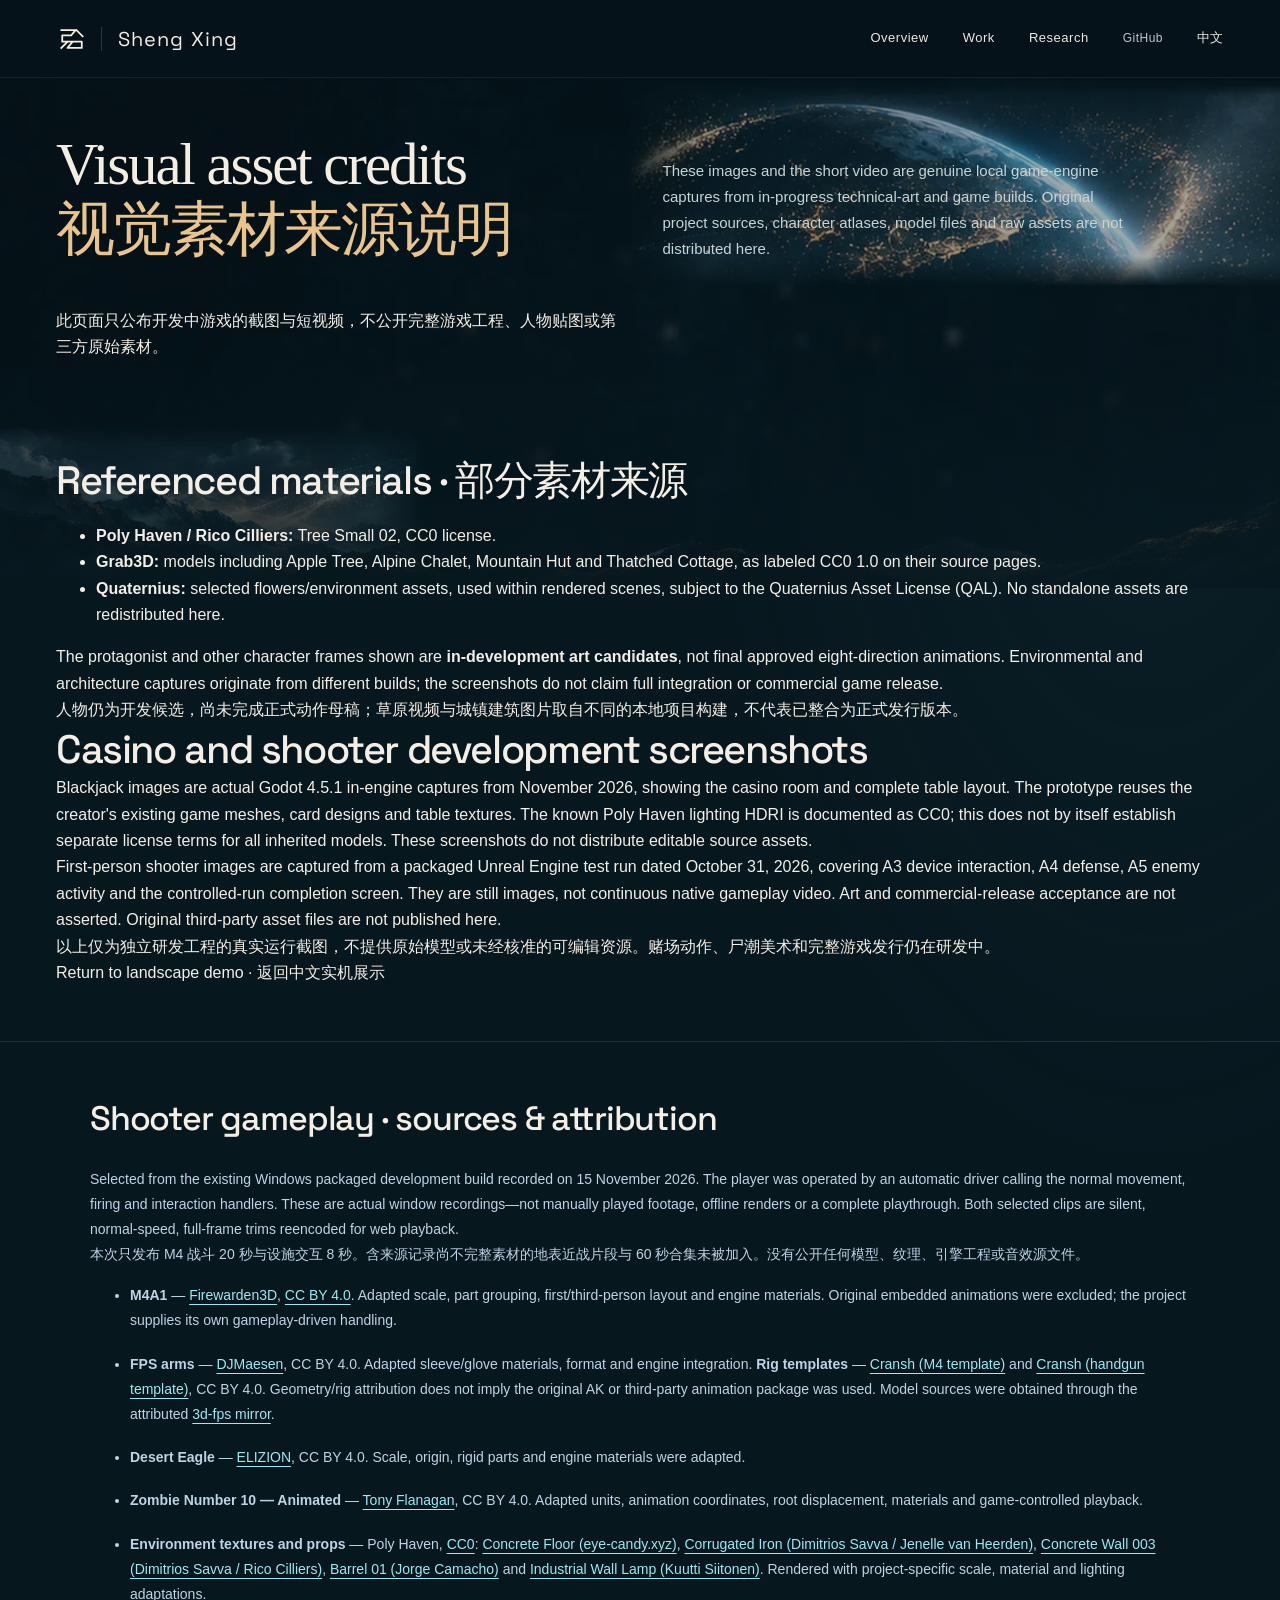
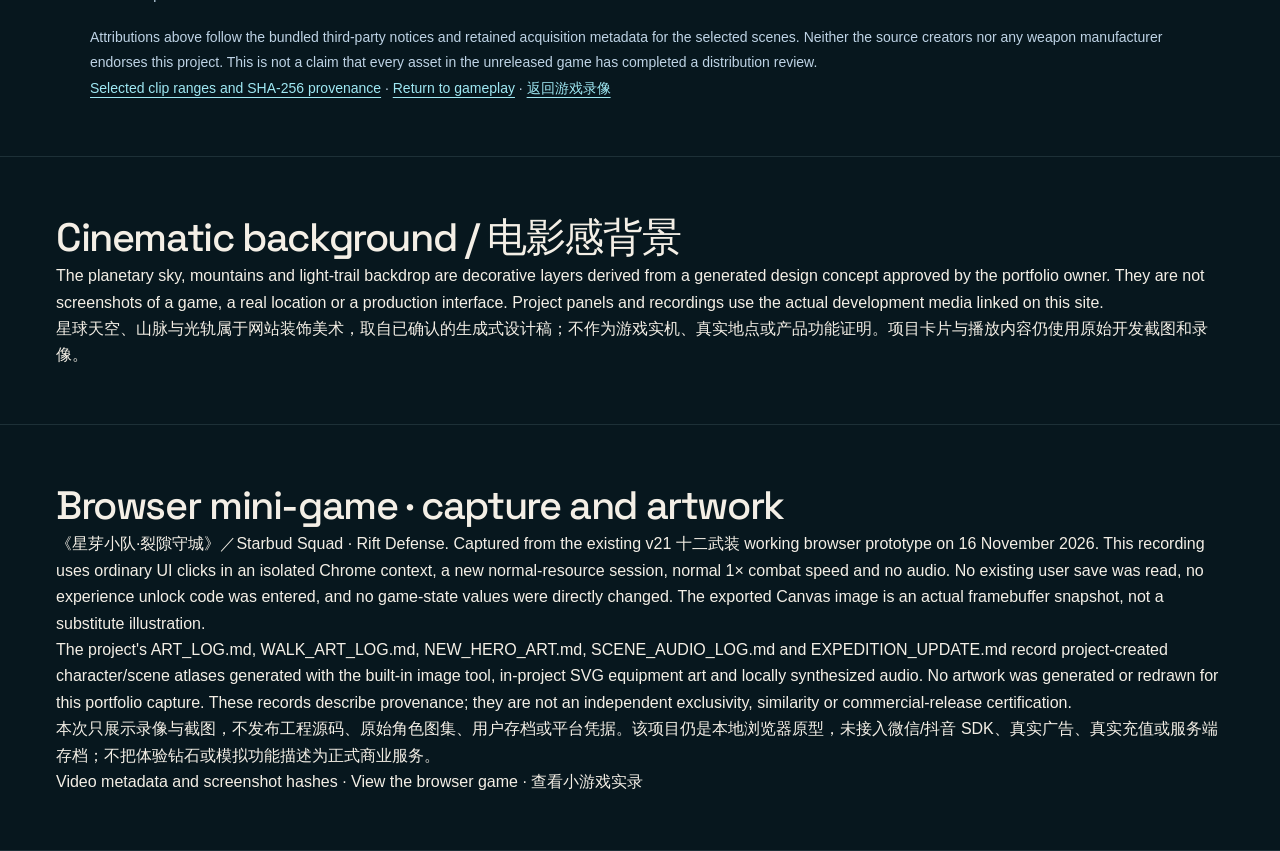
<file: asset-credits.html>
<!DOCTYPE html>

<html data-portfolio-design="cinema-12" data-portfolio-refinement="11" data-portfolio-version="10" lang="en"><head><meta charset="utf-8"/><meta content="width=device-width,initial-scale=1" name="viewport"/>
<title>Visual Asset Credits | Engineering Portfolio</title><link href="assets/portfolio-v8.css" rel="stylesheet"/><link href="assets/portfolio-v10.css?v=20261115" rel="stylesheet"/><script defer="" src="assets/portfolio-v10.js?v=20261115"></script><link href="assets/portfolio-v11.css?v=20261116" rel="stylesheet"/><script defer="" src="assets/portfolio-v11.js?v=20261116"></script><link href="assets/portfolio-cinema.css?v=20261116a" rel="stylesheet"/><script defer="" src="assets/portfolio-cinema.js?v=20261116a"></script></head><body class="v10 v11 cinema" data-cinema="12">
<a class="skip-link" href="#main">Skip to content</a><header class="site-header"><div class="container header-inner">
<a class="brand" href="index.html"><span class="brand-mark"><svg aria-hidden="true" fill="none" viewbox="0 0 36 36"><path d="M6 8h16l-5 6H7v7h22v7H13l5-6M23 8l7 7M6 28l7-7" stroke="currentColor" stroke-linecap="square" stroke-linejoin="round" stroke-width="2"></path></svg></span><span class="brand-name">Sheng Xing</span></a>
<nav aria-label="Primary navigation"><a href="index.html">Overview</a><a href="demos.html">Work</a><a href="academic.html">Research</a><a aria-label="GitHub profile (opens in a new tab)" class="nav-github" href="https://github.com/DerpyTDM520" rel="noopener noreferrer" target="_blank">GitHub</a><a href="demos-zh.html#scenic" lang="zh-CN">中文</a></nav></div></header>
<main id="main"><section class="page-hero container v11-lit-hero"><h1>Visual asset credits<br/><span style="font-weight:400">视觉素材来源说明</span></h1>
<p class="lead">These images and the short video are genuine local game-engine captures from in-progress technical-art and game builds. Original project sources, character atlases, model files and raw assets are not distributed here.</p>
<p>此页面只公布开发中游戏的截图与短视频，不公开完整游戏工程、人物贴图或第三方原始素材。</p></section>
<section class="content-section"><div class="container">
<h2>Referenced materials · 部分素材来源</h2>
<ul>
<li><strong>Poly Haven / Rico Cilliers:</strong> <a href="https://polyhaven.com/a/tree_small_02" rel="noopener noreferrer">Tree Small 02</a>, <a href="https://polyhaven.com/license" rel="noopener noreferrer">CC0 license</a>.</li>
<li><strong>Grab3D:</strong> models including <a href="https://grab3d.com/models/nature/apple-tree/" rel="noopener noreferrer">Apple Tree</a>, <a href="https://grab3d.com/models/buildings/alpine-chalet/" rel="noopener noreferrer">Alpine Chalet</a>, <a href="https://grab3d.com/models/buildings/mountain-hut/" rel="noopener noreferrer">Mountain Hut</a> and <a href="https://grab3d.com/models/buildings/thatched-cottage/" rel="noopener noreferrer">Thatched Cottage</a>, as labeled CC0 1.0 on their source pages.</li>
<li><strong>Quaternius:</strong> selected flowers/environment assets, used within rendered scenes, subject to the <a href="https://quaternius.com/license.html" rel="noopener noreferrer">Quaternius Asset License (QAL)</a>. No standalone assets are redistributed here.</li>
</ul>
<p>The protagonist and other character frames shown are <strong>in-development art candidates</strong>, not final approved eight-direction animations. Environmental and architecture captures originate from different builds; the screenshots do not claim full integration or commercial game release.</p>
<p>人物仍为开发候选，尚未完成正式动作母稿；草原视频与城镇建筑图片取自不同的本地项目构建，不代表已整合为正式发行版本。</p>
<h2>Casino and shooter development screenshots</h2>
<p>Blackjack images are actual Godot 4.5.1 in-engine captures from November 2026, showing the casino room and complete table layout. The prototype reuses the creator's existing game meshes, card designs and table textures. The known Poly Haven lighting HDRI is documented as CC0; this does not by itself establish separate license terms for all inherited models. These screenshots do not distribute editable source assets.</p>
<p>First-person shooter images are captured from a packaged Unreal Engine test run dated October 31, 2026, covering A3 device interaction, A4 defense, A5 enemy activity and the controlled-run completion screen. They are still images, not continuous native gameplay video. Art and commercial-release acceptance are not asserted. Original third-party asset files are not published here.</p>
<p>以上仅为独立研发工程的真实运行截图，不提供原始模型或未经核准的可编辑资源。赌场动作、尸潮美术和完整游戏发行仍在研发中。</p><a href="demos.html#scenic">Return to landscape demo</a> · <a href="demos-zh.html#scenic">返回中文实机展示</a>
</div></section><section class="content-section" id="shooter-gameplay-credits"><div class="container v11-credit-body"><h2>Shooter gameplay · sources &amp; attribution</h2><p>Selected from the existing Windows packaged development build recorded on 15 November 2026. The player was operated by an automatic driver calling the normal movement, firing and interaction handlers. These are actual window recordings—not manually played footage, offline renders or a complete playthrough. Both selected clips are silent, normal-speed, full-frame trims reencoded for web playback.</p><p>本次只发布 M4 战斗 20 秒与设施交互 8 秒。含来源记录尚不完整素材的地表近战片段与 60 秒合集未被加入。没有公开任何模型、纹理、引擎工程或音效源文件。</p><ul>
<li><strong>M4A1</strong> — <a href="https://sketchfab.com/3d-models/m4a1-40d8ef818c7549a896371cbb1f64fec6">Firewarden3D</a>, <a href="https://creativecommons.org/licenses/by/4.0/">CC BY 4.0</a>. Adapted scale, part grouping, first/third-person layout and engine materials. Original embedded animations were excluded; the project supplies its own gameplay-driven handling.</li>
<li><strong>FPS arms</strong> — <a href="https://sketchfab.com/3d-models/fps-arms-9452ce4cddde4110a4fd73e555a8e412">DJMaesen</a>, CC BY 4.0. Adapted sleeve/glove materials, format and engine integration. <strong>Rig templates</strong> — <a href="https://sketchfab.com/3d-models/fps-ak-74m-animations-94be8385c402474cacd39bc096c6ca14">Cransh (M4 template)</a> and <a href="https://sketchfab.com/3d-models/rig-0d7a343dcb6f401197a73c91aee93f6d">Cransh (handgun template)</a>, CC BY 4.0. Geometry/rig attribution does not imply the original AK or third-party animation package was used. Model sources were obtained through the attributed <a href="https://github.com/cktang88/3d-fps">3d-fps mirror</a>.</li>
<li><strong>Desert Eagle</strong> — <a href="https://sketchfab.com/3d-models/desert-eagle-cabde59f5cf24effaf80536e35d04e95">ELIZION</a>, CC BY 4.0. Scale, origin, rigid parts and engine materials were adapted.</li>
<li><strong>Zombie Number 10 — Animated</strong> — <a href="https://www.fab.com/listings/a9d3d190-893e-4e08-a17d-e7a656eb02c5">Tony Flanagan</a>, CC BY 4.0. Adapted units, animation coordinates, root displacement, materials and game-controlled playback.</li>
<li><strong>Environment textures and props</strong> — Poly Haven, <a href="https://polyhaven.com/license">CC0</a>: <a href="https://polyhaven.com/a/concrete_floor">Concrete Floor (eye-candy.xyz)</a>, <a href="https://polyhaven.com/a/corrugated_iron">Corrugated Iron (Dimitrios Savva / Jenelle van Heerden)</a>, <a href="https://polyhaven.com/a/concrete_wall_003">Concrete Wall 003 (Dimitrios Savva / Rico Cilliers)</a>, <a href="https://polyhaven.com/a/barrel_01">Barrel 01 (Jorge Camacho)</a> and <a href="https://polyhaven.com/a/industrial_wall_lamp">Industrial Wall Lamp (Kuutti Siitonen)</a>. Rendered with project-specific scale, material and lighting adaptations.</li>
</ul><p>Attributions above follow the bundled third-party notices and retained acquisition metadata for the selected scenes. Neither the source creators nor any weapon manufacturer endorses this project. This is not a claim that every asset in the unreleased game has completed a distribution review.</p><p><a href="assets/media/shooter-gameplay/provenance.json">Selected clip ranges and SHA-256 provenance</a> · <a href="demos.html?field=games#zombie">Return to gameplay</a> · <a href="demos-zh.html?field=games#zombie">返回游戏录像</a></p></div></section><section class="content-section" id="cinematic-art"><div class="container"><h2>Cinematic background / 电影感背景</h2><p>The planetary sky, mountains and light-trail backdrop are decorative layers derived from a generated design concept approved by the portfolio owner. They are not screenshots of a game, a real location or a production interface. Project panels and recordings use the actual development media linked on this site.</p><p>星球天空、山脉与光轨属于网站装饰美术，取自已确认的生成式设计稿；不作为游戏实机、真实地点或产品功能证明。项目卡片与播放内容仍使用原始开发截图和录像。</p></div></section><section class="content-section" id="webgame-credits"><div class="container"><h2>Browser mini-game · capture and artwork</h2><p>《星芽小队·裂隙守城》／Starbud Squad · Rift Defense. Captured from the existing v21 十二武装 working browser prototype on 16 November 2026. This recording uses ordinary UI clicks in an isolated Chrome context, a new normal-resource session, normal 1× combat speed and no audio. No existing user save was read, no experience unlock code was entered, and no game-state values were directly changed. The exported Canvas image is an actual framebuffer snapshot, not a substitute illustration.</p><p>The project's ART_LOG.md, WALK_ART_LOG.md, NEW_HERO_ART.md, SCENE_AUDIO_LOG.md and EXPEDITION_UPDATE.md record project-created character/scene atlases generated with the built-in image tool, in-project SVG equipment art and locally synthesized audio. No artwork was generated or redrawn for this portfolio capture. These records describe provenance; they are not an independent exclusivity, similarity or commercial-release certification.</p><p>本次只展示录像与截图，不发布工程源码、原始角色图集、用户存档或平台凭据。该项目仍是本地浏览器原型，未接入微信/抖音 SDK、真实广告、真实充值或服务端存档；不把体验钻石或模拟功能描述为正式商业服务。</p><p><a href="assets/media/web-minigame/provenance.json">Video metadata and screenshot hashes</a> · <a href="demos.html?field=games#webgame">View the browser game</a> · <a href="demos-zh.html?field=games#webgame">查看小游戏实录</a></p></div></section></main><dialog aria-labelledby="v10-cinema-title" class="v10-cinema" id="v10-cinema"><div class="v10-cinema-head"><h2 id="v10-cinema-title">Project recording</h2><button aria-label="Close video" data-cinema-close=""><svg aria-hidden="true" viewbox="0 0 24 24"><path d="m6 6 12 12M18 6 6 18"></path></svg></button></div><video controls="" playsinline="" preload="none"></video><p>Original development recording. Not a commercial release.</p></dialog></body></html>
</file>
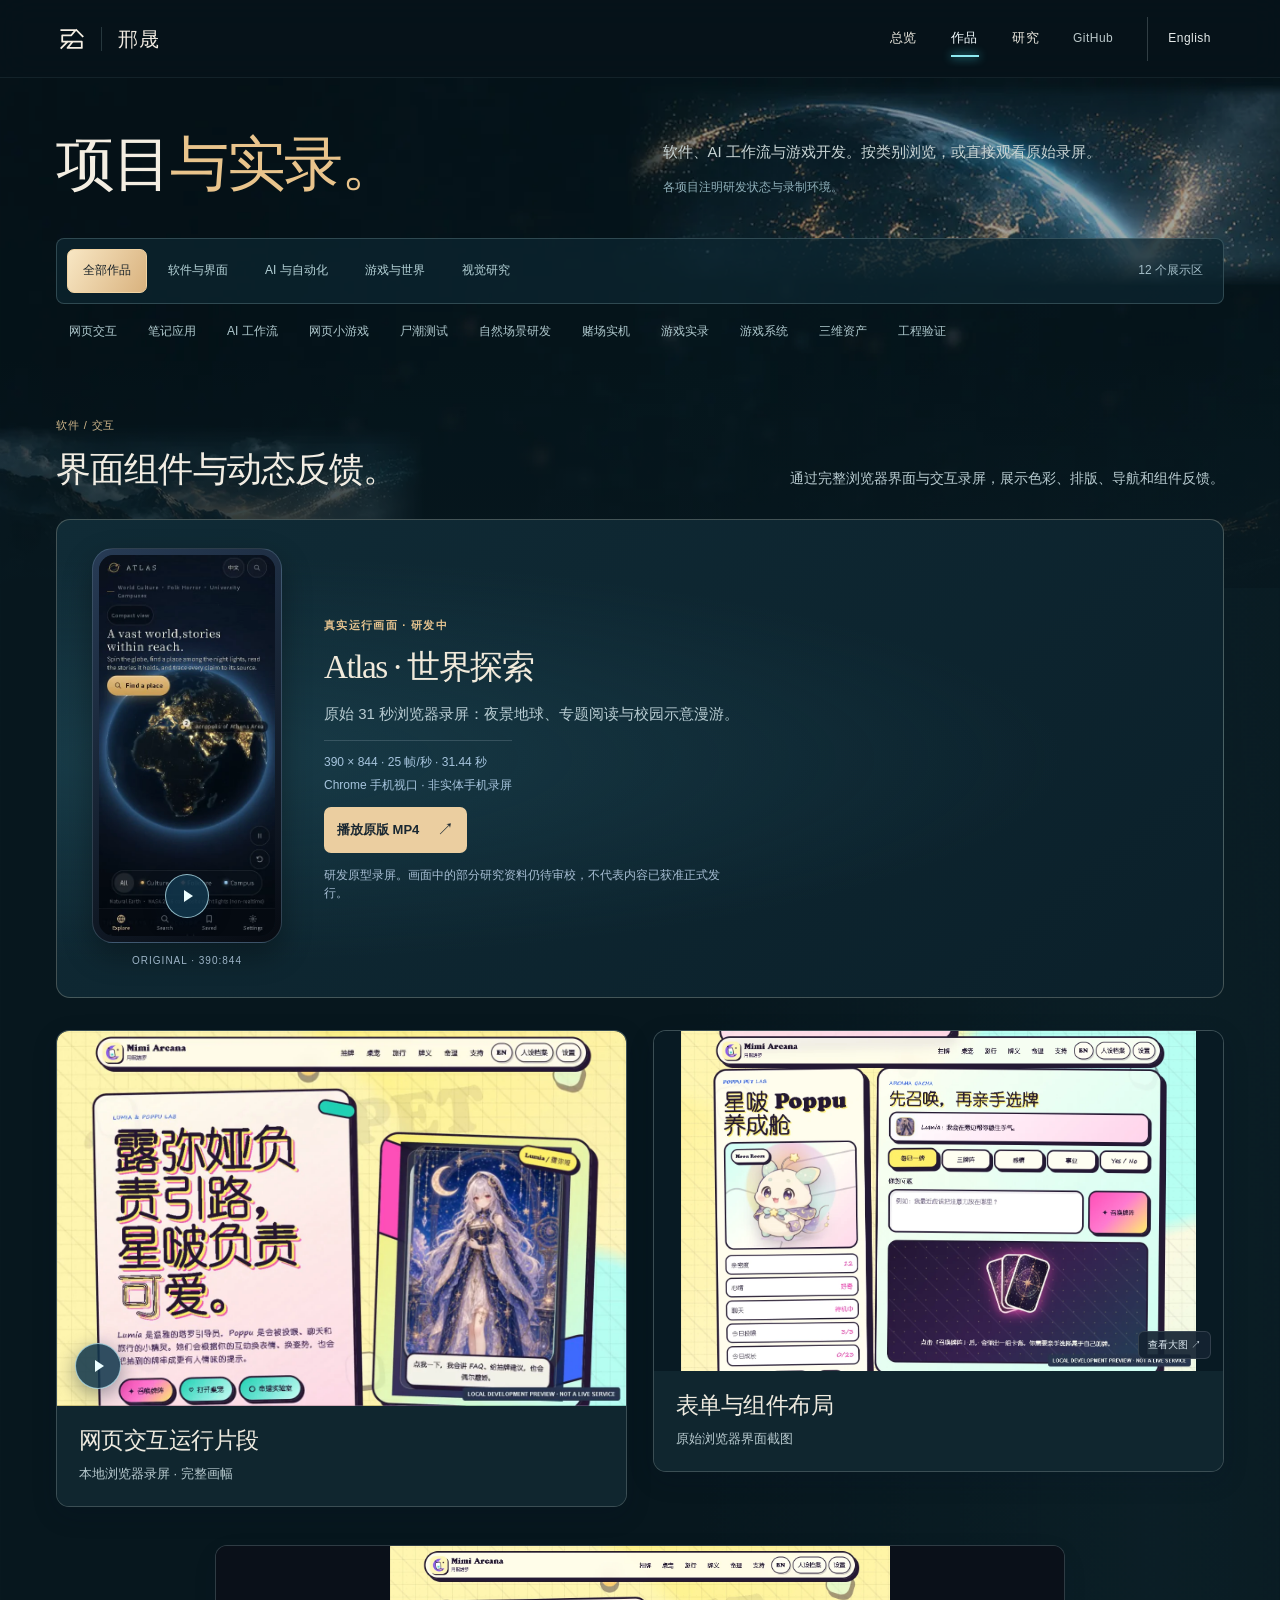
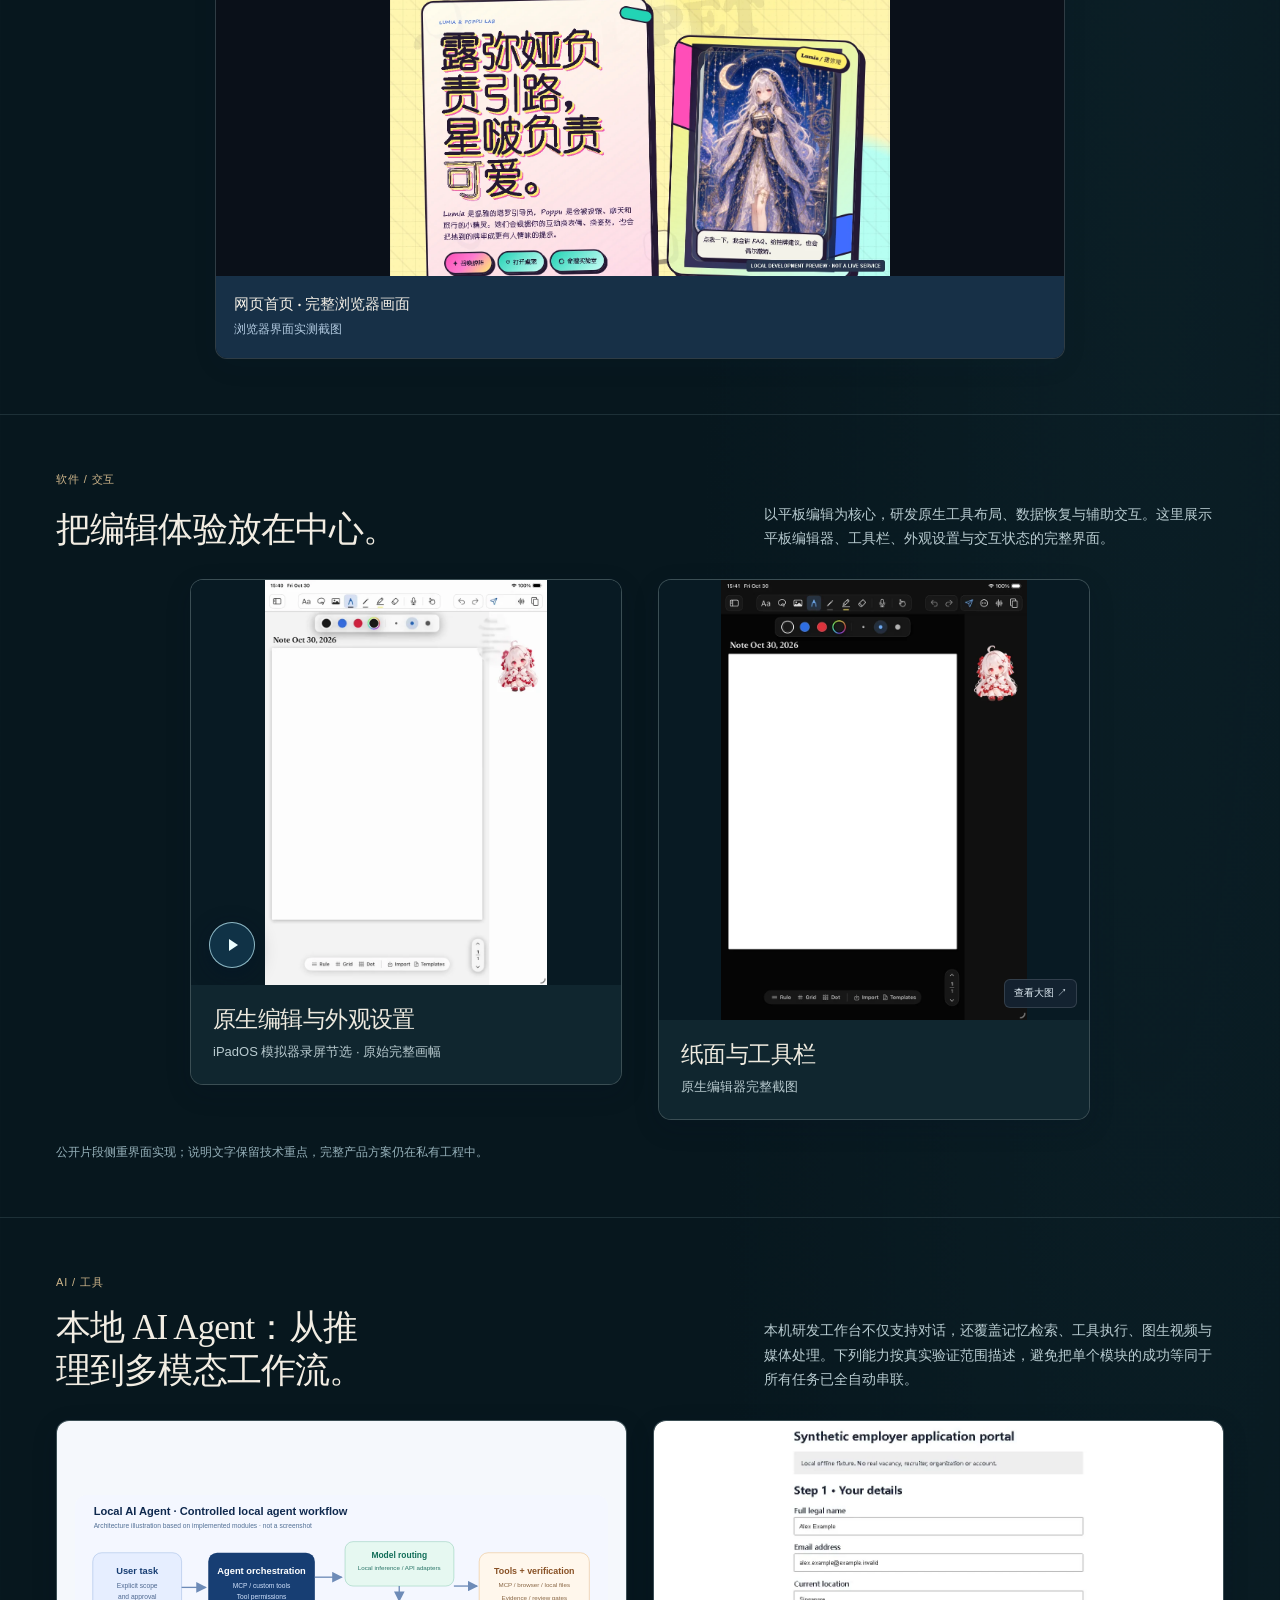
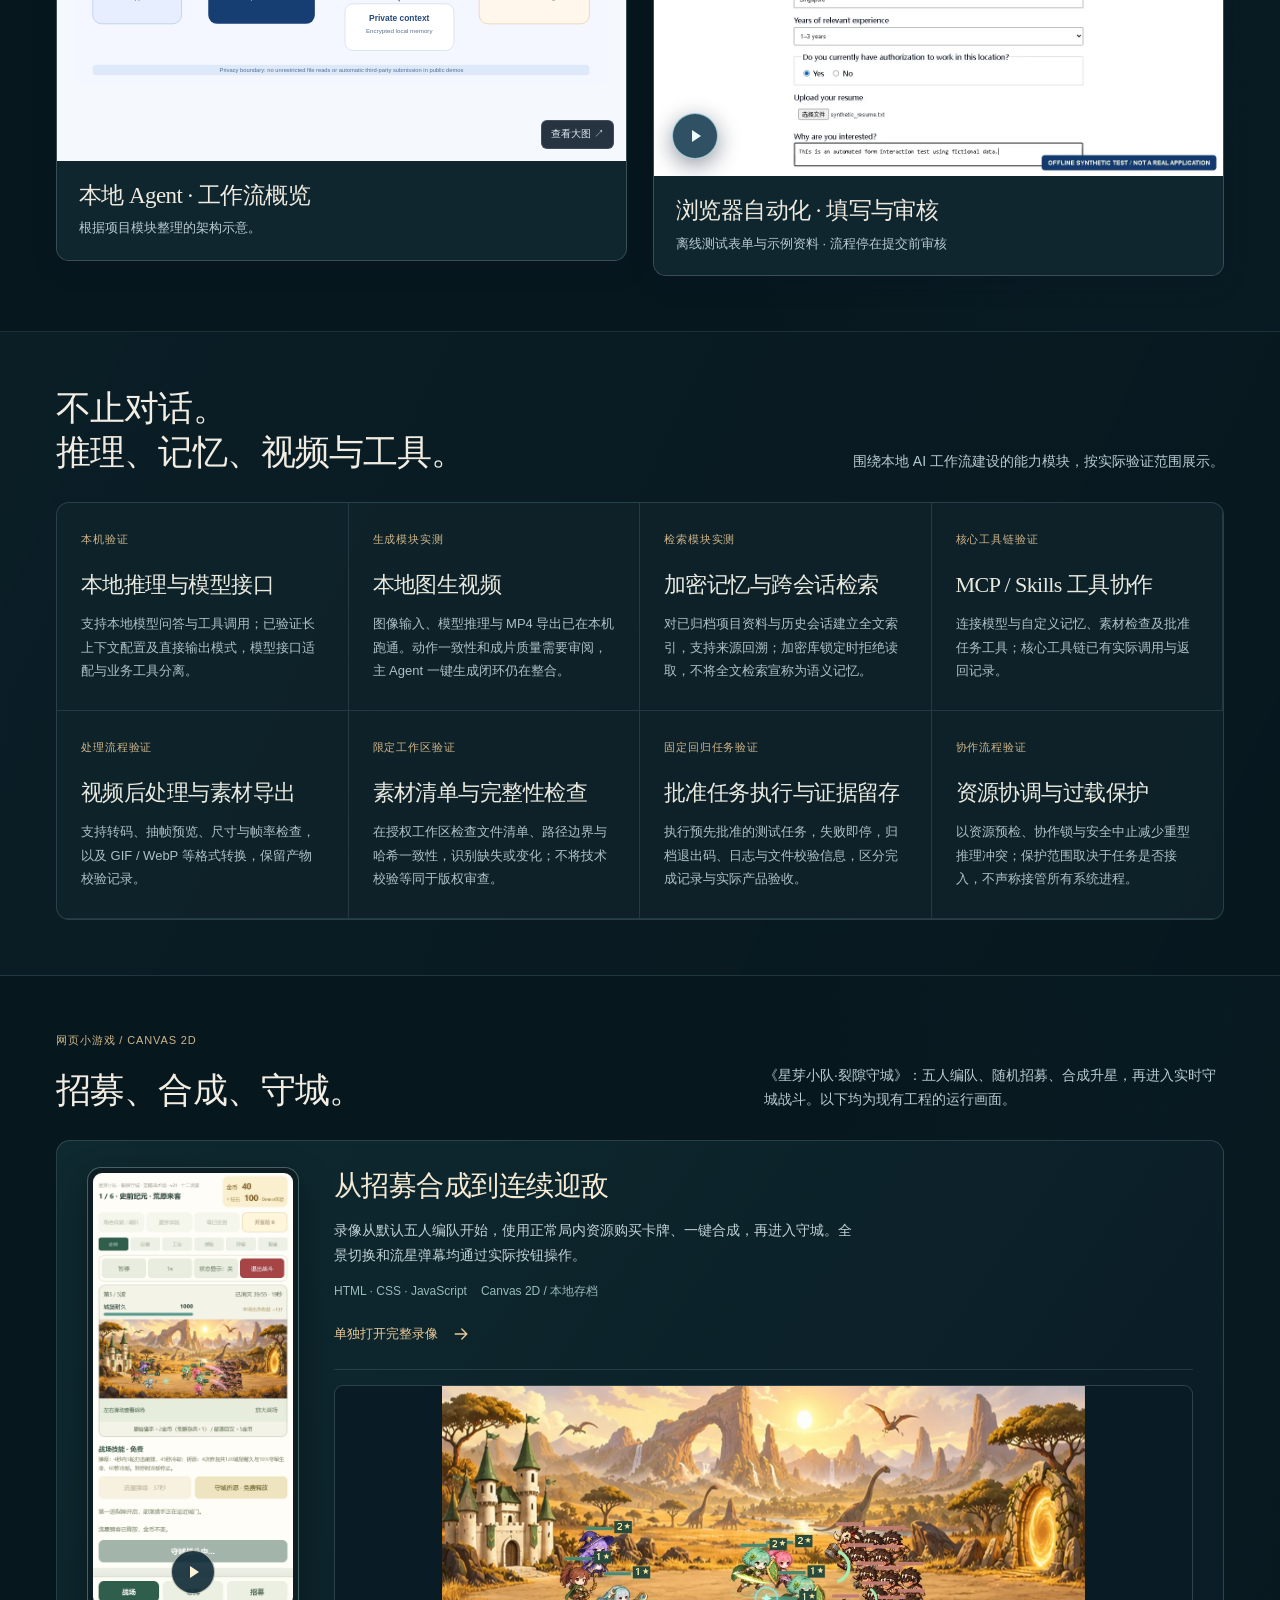
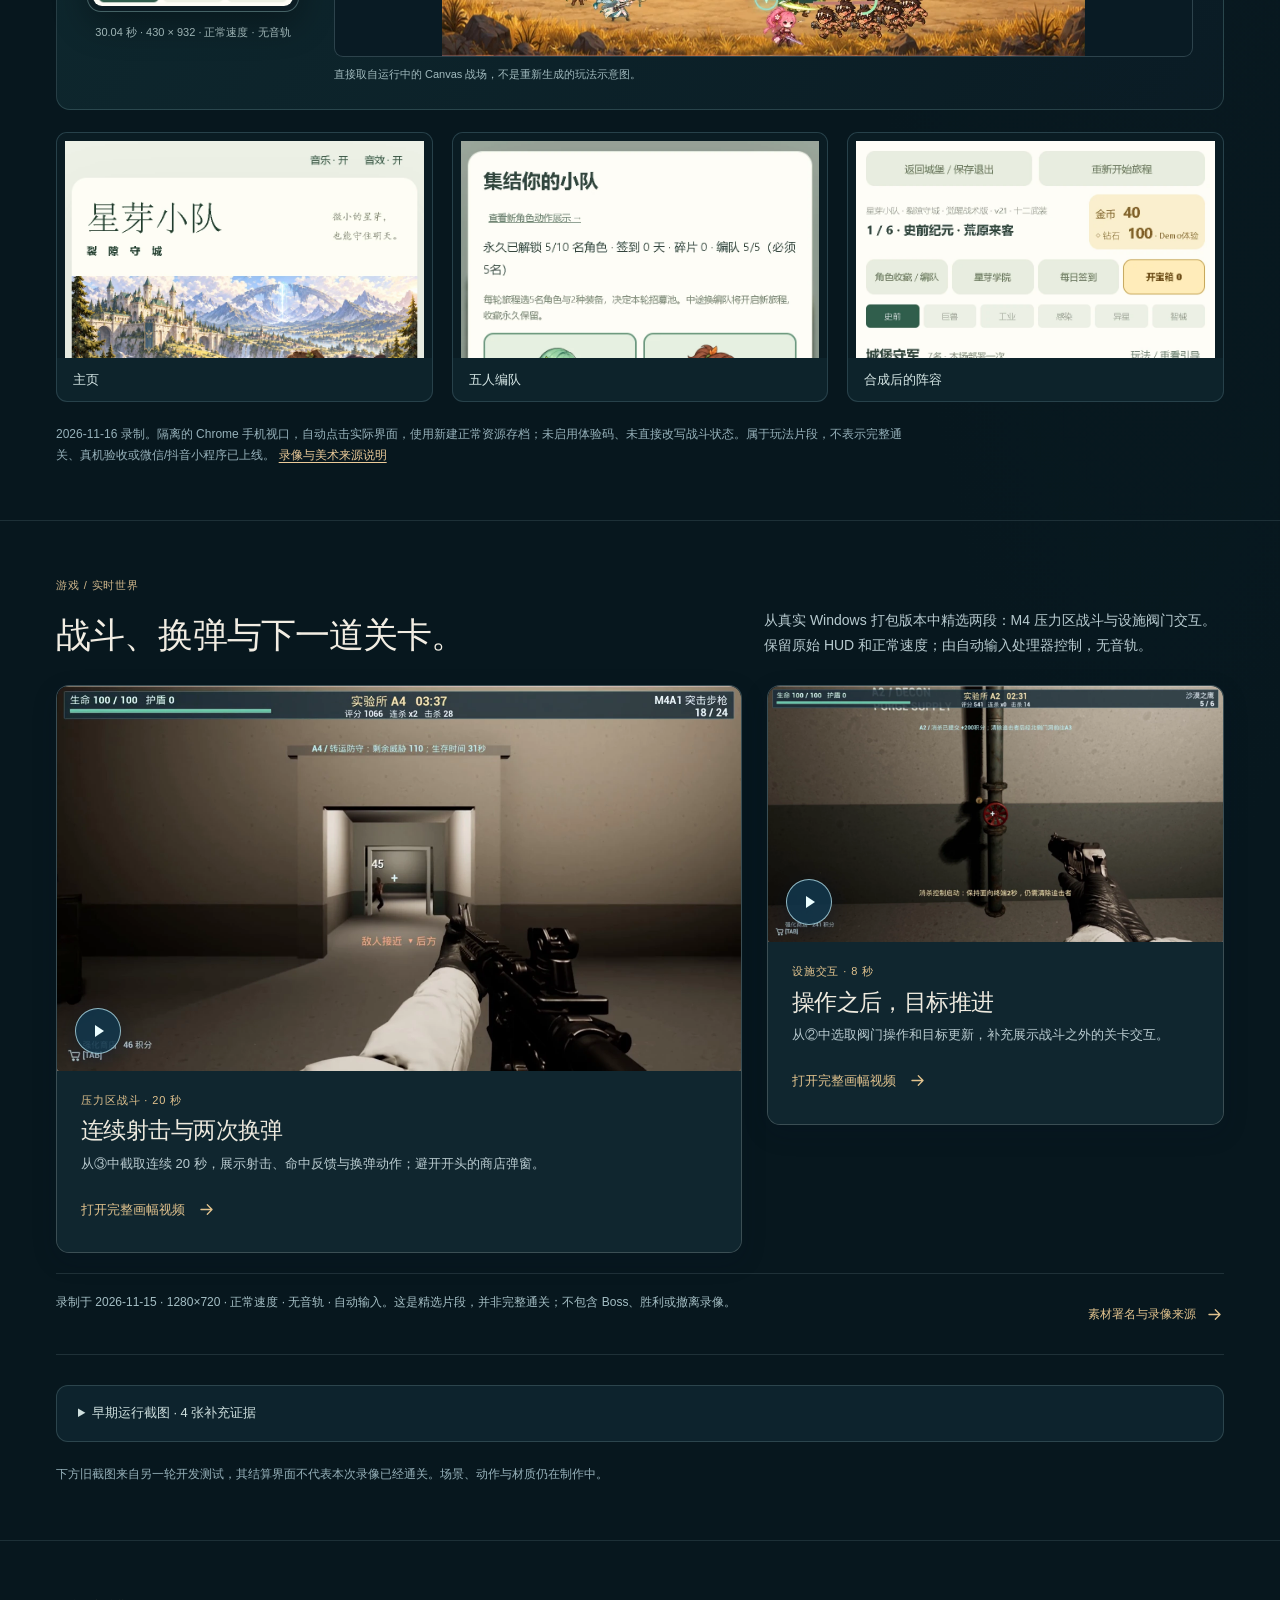
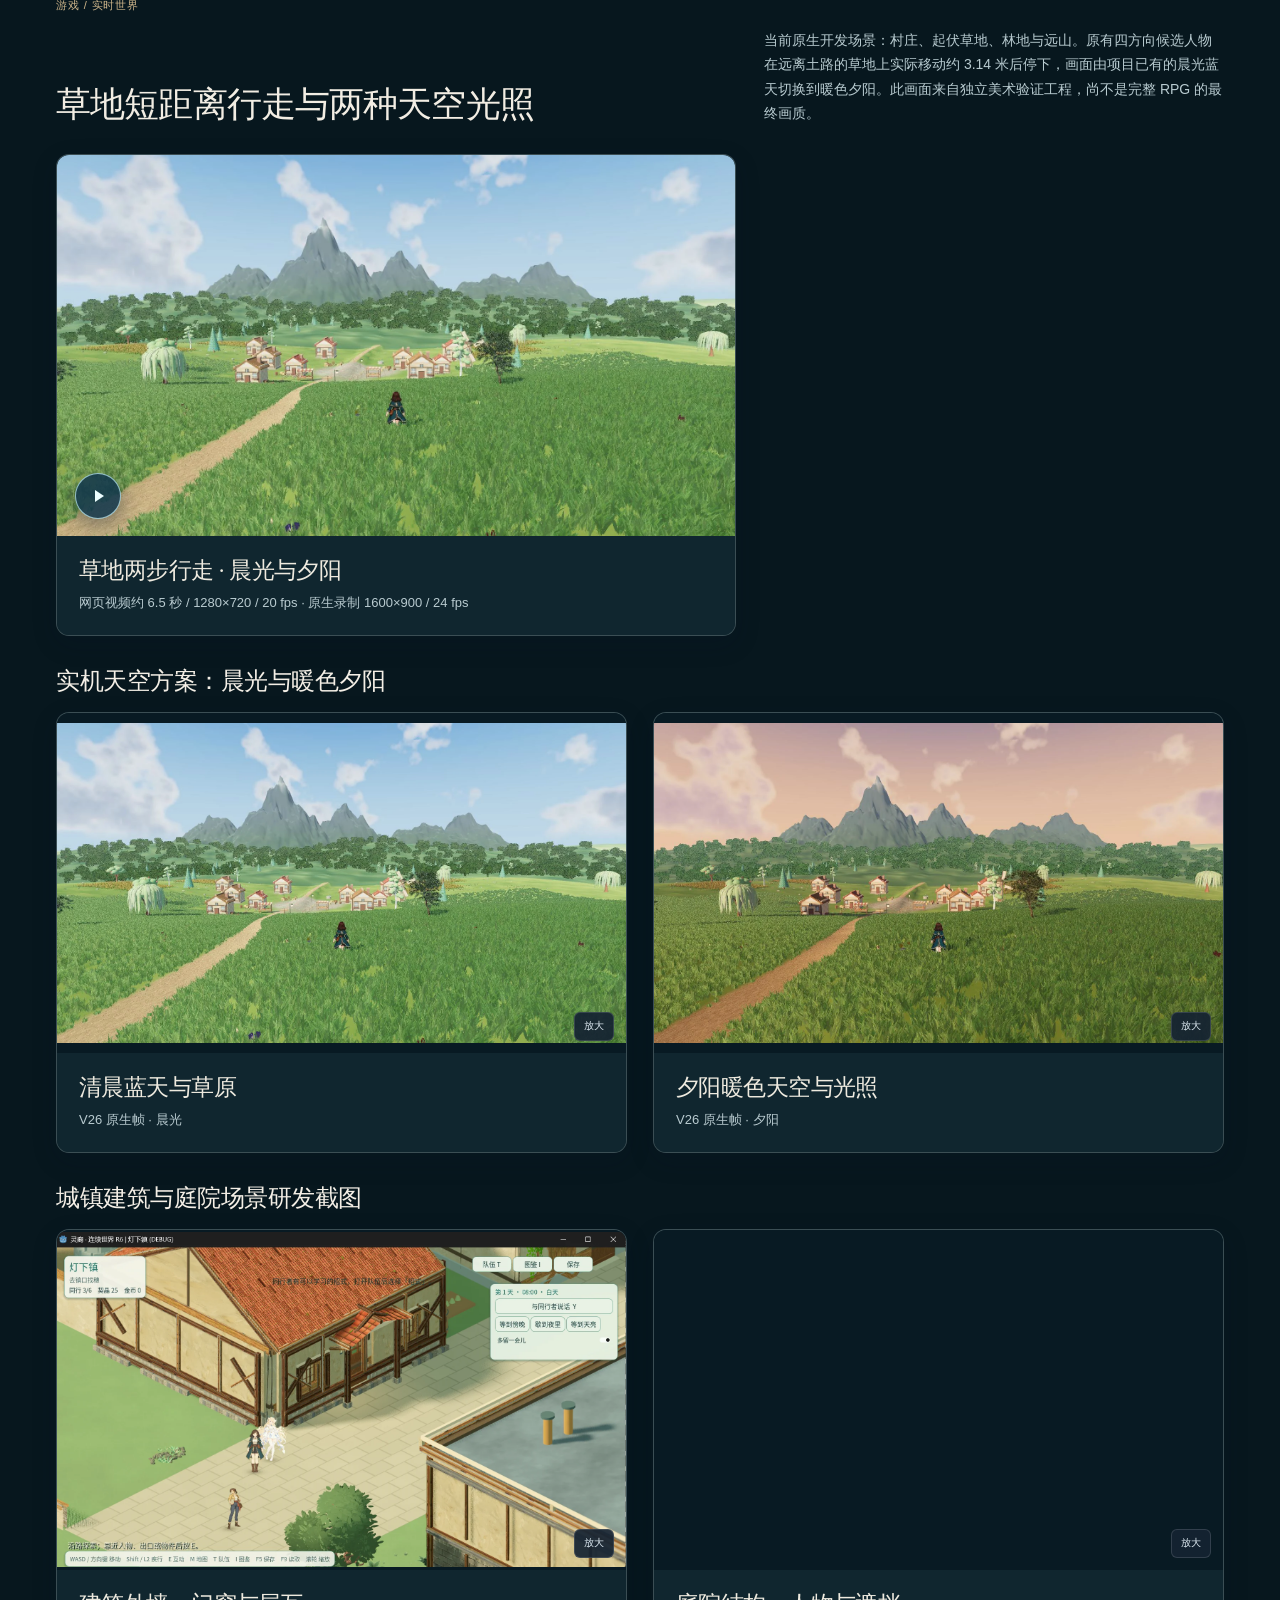
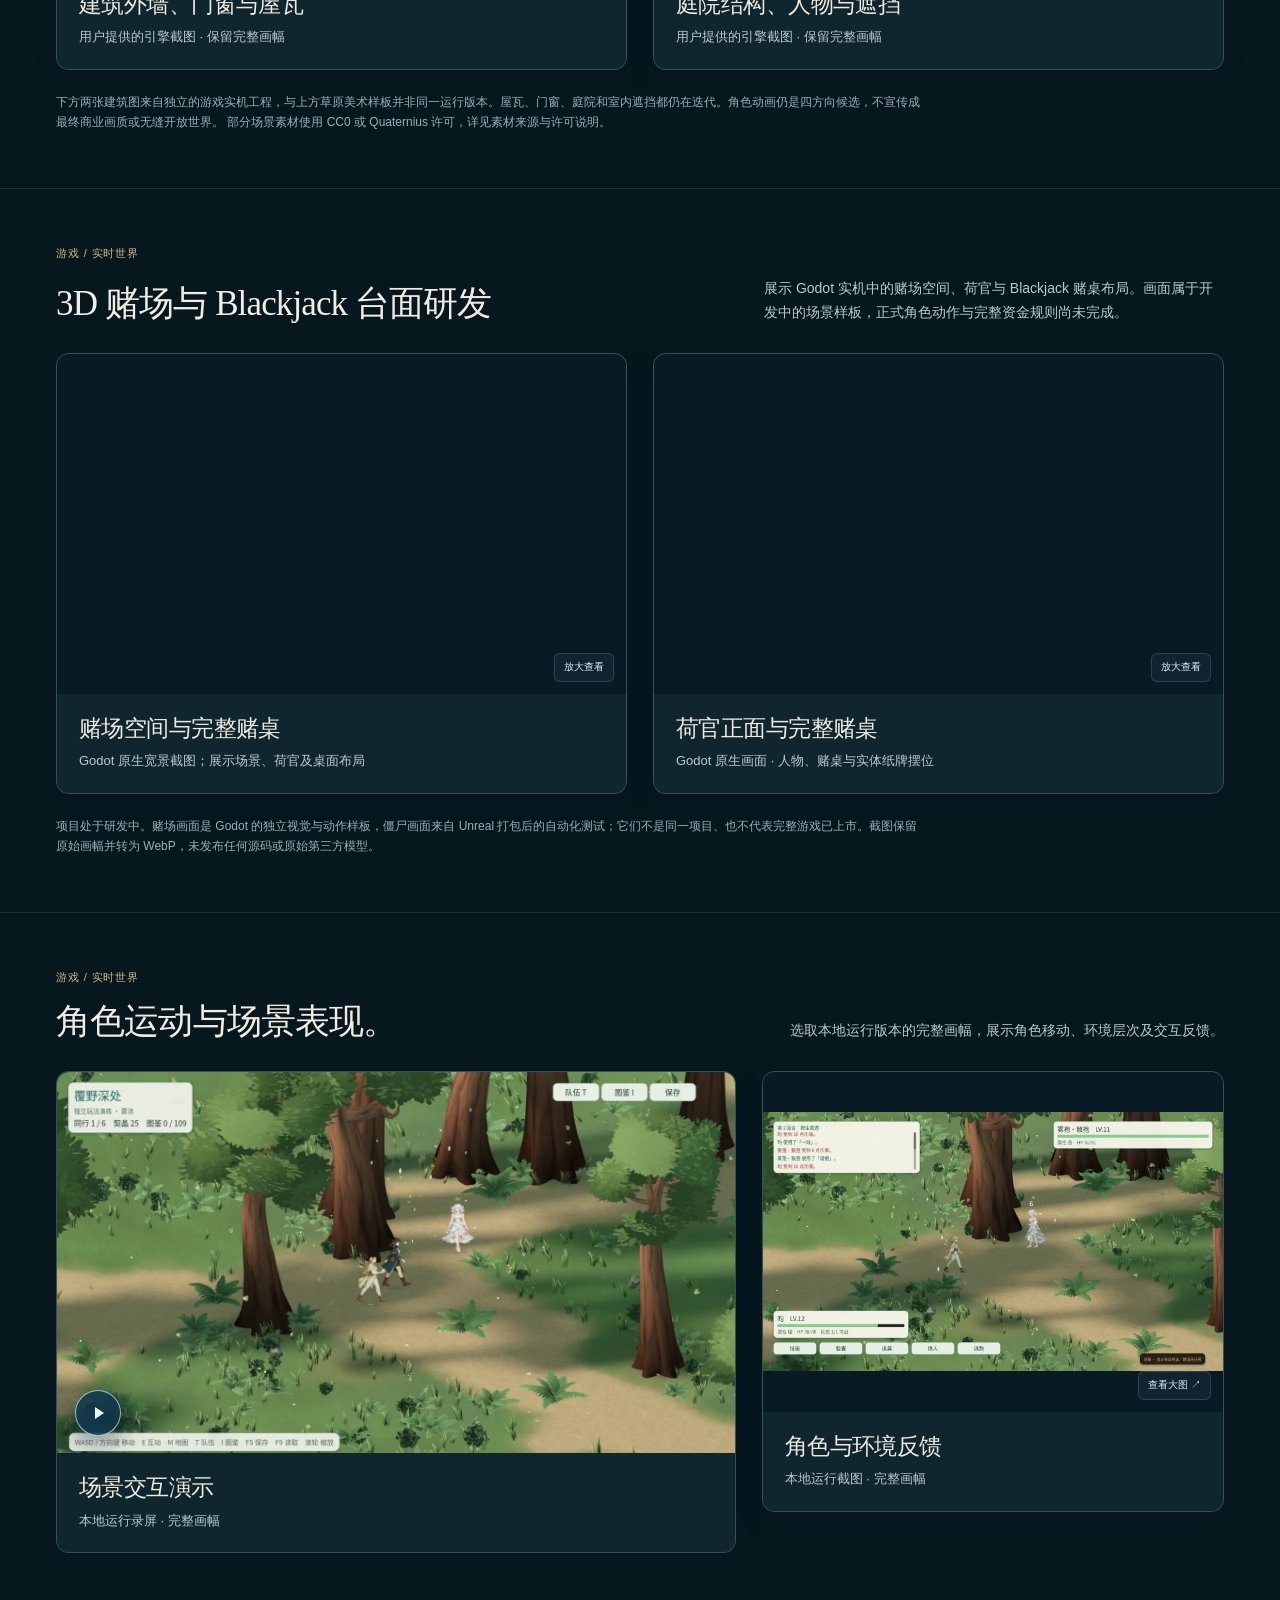
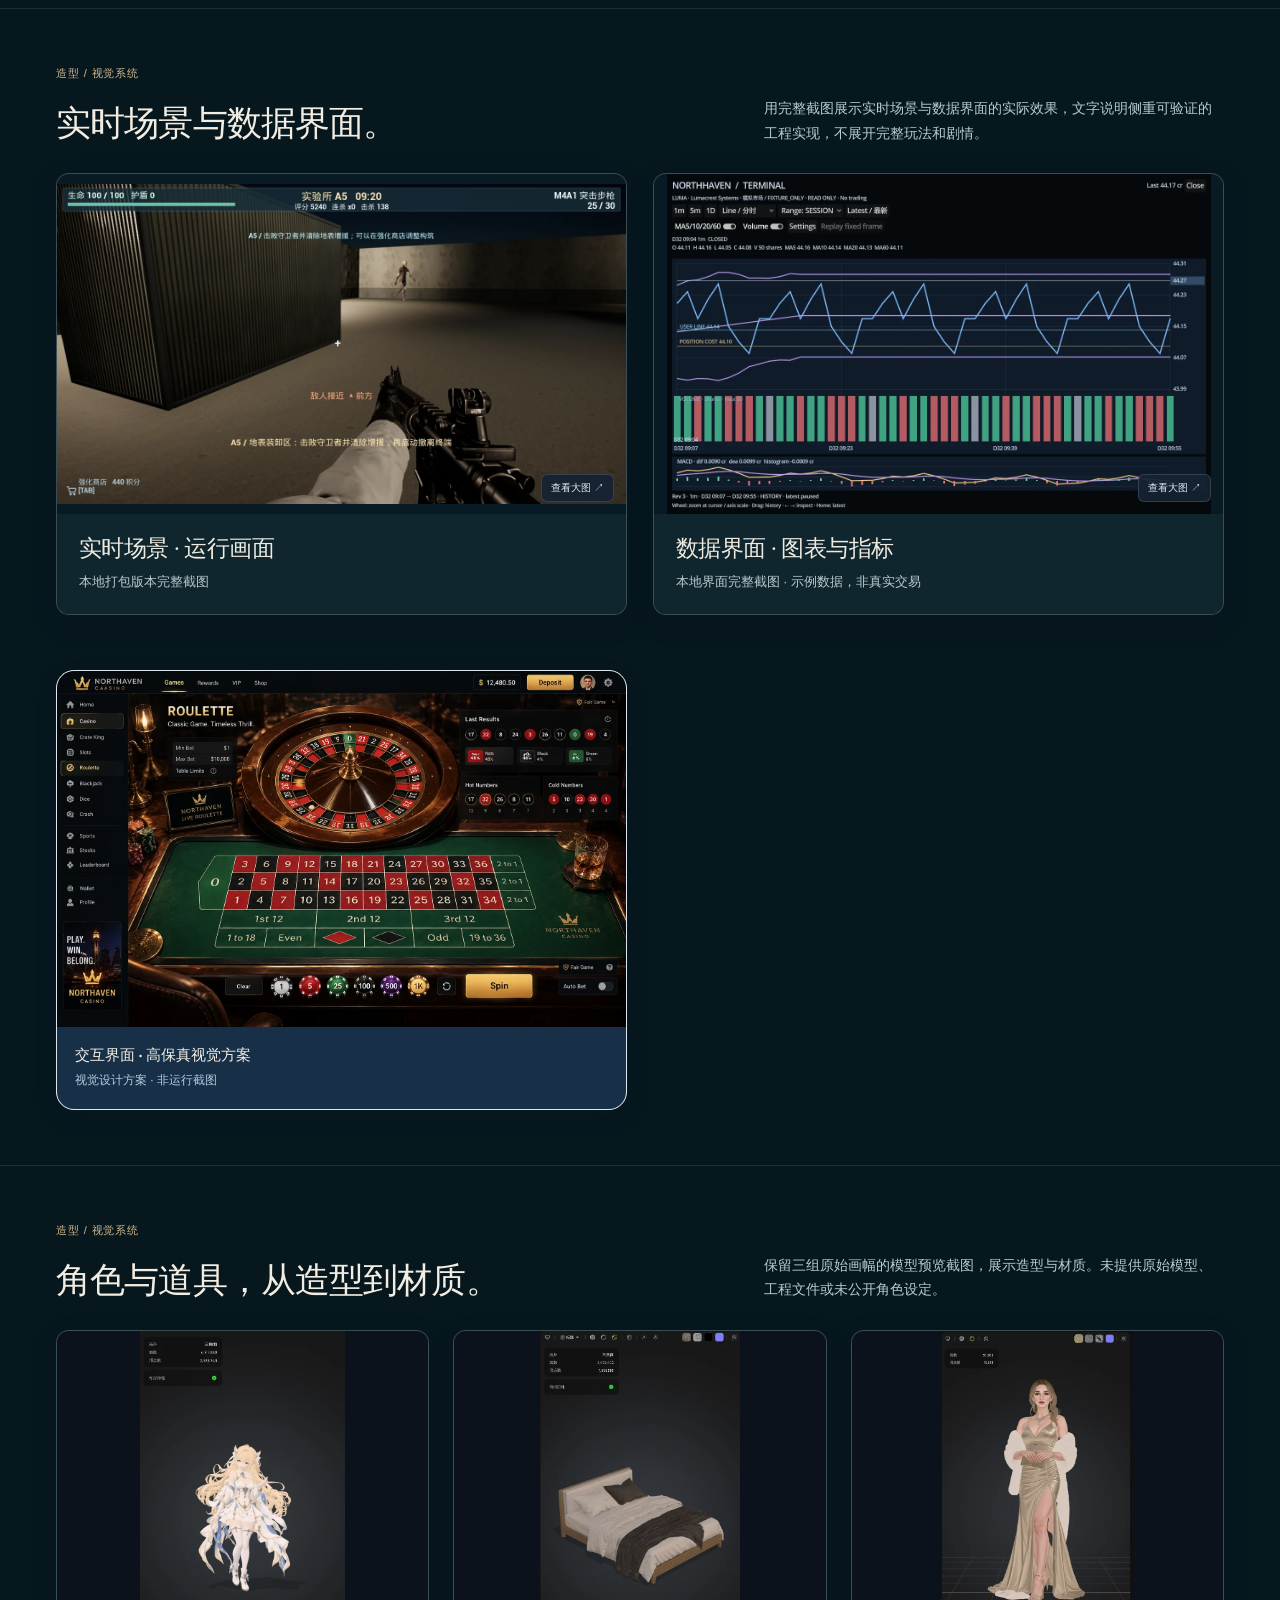
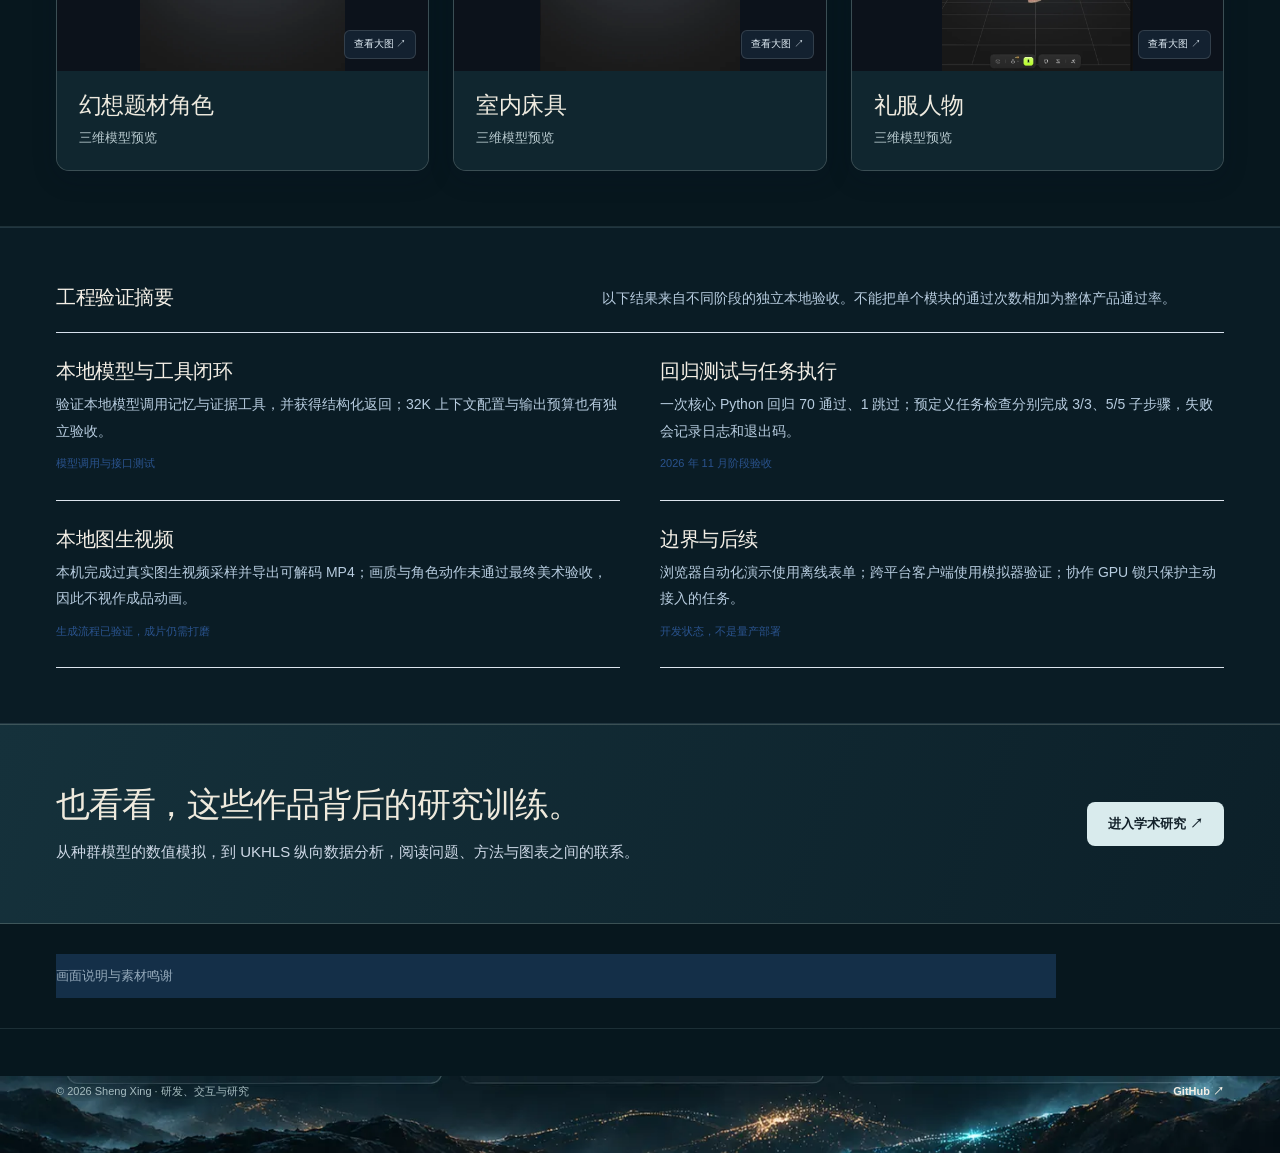
<file: demos-zh.html>
<!DOCTYPE html>

<html data-portfolio-design="cinema-12" data-portfolio-refinement="11" data-portfolio-version="10" lang="zh-CN"><head>
<meta charset="utf-8"/><meta content="width=device-width,initial-scale=1" name="viewport"/><meta content="dark" name="color-scheme"/>
<meta content="strict-origin-when-cross-origin" name="referrer"/><meta content="围绕本地多模态 AI、跨平台交互和可运行原型，集中展示实际录屏、技术路径与阶段验收。" name="description"/><title>项目演示｜邢晟作品集</title>
<link href="https://derpytdm520.github.io/demos-zh.html" rel="canonical"/>
<link href="https://derpytdm520.github.io/demos-zh.html" hreflang="zh-CN" rel="alternate"/><link href="https://derpytdm520.github.io/demos.html" hreflang="en" rel="alternate"/>
<link href="assets/portfolio-v8.css" rel="stylesheet"/><link href="assets/atlas-actual-video-v1.css" rel="stylesheet"/><script defer="" src="assets/portfolio-v6.js"></script>
<link href="assets/portfolio-v10.css?v=20261115" rel="stylesheet"/><script defer="" src="assets/portfolio-v10.js?v=20261115"></script><link href="assets/portfolio-v11.css?v=20261116" rel="stylesheet"/><script defer="" src="assets/portfolio-v11.js?v=20261116"></script><link href="assets/portfolio-cinema.css?v=20261116a" rel="stylesheet"/><script defer="" src="assets/portfolio-cinema.js?v=20261116a"></script><link href="assets/webgame-showcase.css?v=20261116" rel="stylesheet"/></head><body class="page-demos v10 v11 cinema" data-cinema="12">
<a class="skip-link" href="#main">跳至正文</a>
<header class="site-header"><div class="container header-inner"><a aria-label="Sheng Xing — 首页" class="brand" href="zh.html"><span class="brand-mark"><svg aria-hidden="true" fill="none" viewbox="0 0 36 36"><path d="M6 8h16l-5 6H7v7h22v7H13l5-6M23 8l7 7M6 28l7-7" stroke="currentColor" stroke-linecap="square" stroke-linejoin="round" stroke-width="2"></path></svg></span><span class="brand-name">邢晟</span></a>
<nav aria-label="主导航"><a href="zh.html">总览</a><a aria-current="page" href="demos-zh.html">作品</a><a href="academic-zh.html">研究</a><a aria-label="GitHub 个人主页（新标签页）" class="nav-github" href="https://github.com/DerpyTDM520" rel="noopener noreferrer" target="_blank">GitHub</a><a class="language" data-language="" href="demos.html" lang="en">English</a></nav></div></header>
<main id="main"><section class="page-hero container v11-lit-hero"><h1>项目<span>与实录。</span></h1><div><p class="lead">软件、AI 工作流与游戏开发。按类别浏览，或直接观看原始录屏。</p><p class="small-copy">各项目注明研发状态与录制环境。</p></div></section><div class="container"><div aria-label="筛选作品" class="v10-filter-bar" role="group"><button aria-pressed="true" data-work-filter="all">全部作品</button><button aria-pressed="false" data-work-filter="software">软件与界面</button><button aria-pressed="false" data-work-filter="ai">AI 与自动化</button><button aria-pressed="false" data-work-filter="games">游戏与世界</button><button aria-pressed="false" data-work-filter="visual">视觉研究</button><span aria-live="polite" data-filter-count="" role="status"></span></div><nav aria-label="跳转到项目" class="section-nav v10-section-nav"><a href="#web">网页交互</a><a href="#apps">笔记应用</a><a href="#agent">AI 工作流</a><a href="#webgame">网页小游戏</a><a href="#zombie">尸潮测试</a><a href="#scenic">自然场景研发</a><a href="#casino">赌场实机</a><a href="#games">游戏实录</a><a href="#game-systems">游戏系统</a><a href="#models">三维资产</a><a href="#verification">工程验证</a></nav></div><section class="content-section v10-work-section" data-work-group="software" id="web"><div class="container"><p class="section-number">软件 / 交互</p><div class="section-heading"><h2>界面组件与动态反馈。</h2><p>通过完整浏览器界面与交互录屏，展示色彩、排版、导航和组件反馈。</p></div><article aria-labelledby="atlas-actual-title" class="atlas-actual v10-authentic-case" id="mobile-world-exploration">
<div class="atlas-actual__media">
<div class="atlas-actual__device">
<a aria-label="播放：真实 Atlas 研发版本的竖屏录屏，390×844 浏览器视口，非原生手机录屏" class="v11-video-cover" data-video="assets/media/world-exploration-original-mobile-20261115.mp4" data-video-title="真实 Atlas 研发版本的竖屏录屏，390×844 浏览器视口，非原生手机录屏" href="assets/media/world-exploration-original-mobile-20261115.mp4"><img alt="真实 Atlas 研发版本的竖屏录屏，390×844 浏览器视口，非原生手机录屏" decoding="async" loading="lazy" src="assets/media/world-exploration-original-mobile-poster.webp?v=atlasreal20261115"/><span class="v11-cover-play"><svg aria-hidden="true" fill="none" viewbox="0 0 24 24"><path d="m9 6 9 6-9 6V6Z" fill="currentColor"></path></svg></span></a>
</div>
<span class="atlas-actual__format">ORIGINAL · 390:844</span>
</div>
<div class="atlas-actual__body">
<p class="atlas-actual__kicker">真实运行画面 · 研发中</p>
<h3 id="atlas-actual-title">Atlas · 世界探索</h3>
<p class="atlas-actual__intro">原始 31 秒浏览器录屏：夜景地球、专题阅读与校园示意漫游。</p>
<div aria-label="Recording details" class="atlas-actual__facts">
<span>390 × 844 · 25 帧/秒 · 31.44 秒</span>
<span>Chrome 手机视口 · 非实体手机录屏</span>
</div>
<a class="atlas-actual__play" href="assets/media/world-exploration-original-mobile-20261115.mp4" rel="noopener noreferrer" target="_blank">播放原版 MP4<span aria-hidden="true">↗</span></a>
<p class="atlas-actual__notice">研发原型录屏。画面中的部分研究资料仍待审校，不代表内容已获准正式发行。</p>
</div>
</article><div class="media-grid"><figure class="media-figure video-figure"><div class="video-shell"><a aria-label="播放：网页交互运行片段" class="v11-video-cover" data-video="assets/media/web-interaction.mp4" data-video-title="网页交互运行片段" href="assets/media/web-interaction.mp4"><img alt="网页交互运行片段" decoding="async" loading="lazy" src="assets/media/web-interaction-poster.webp?v=full7"/><span class="v11-cover-play"><svg aria-hidden="true" fill="none" viewbox="0 0 24 24"><path d="m9 6 9 6-9 6V6Z" fill="currentColor"></path></svg></span></a></div><figcaption><h3>网页交互运行片段</h3><p>本地浏览器录屏 · 完整画幅</p></figcaption></figure><figure class="media-figure"><button aria-label="放大：表单与组件布局" class="zoom-trigger" data-zoom-alt="表单与组件布局" data-zoom-image="assets/media/web-interface.webp?v=full7" type="button"><img alt="表单与组件布局" decoding="async" loading="lazy" src="assets/media/web-interface.webp?v=full7"/><span aria-hidden="true" class="zoom-label">查看大图 ↗</span></button><figcaption><h3>表单与组件布局</h3><p>原始浏览器界面截图</p></figcaption></figure><div class="web-full-preview"><figure class="visual-highlight web-landing">
<button aria-label="网页首页 · 完整浏览器画面" class="zoom-trigger" data-zoom-alt="网页首页 · 完整浏览器画面" data-zoom-image="assets/media/web-landing.webp?v=full7" type="button">
<img alt="网页首页 · 完整浏览器画面" decoding="async" loading="lazy" src="assets/media/web-landing.webp?v=full7"/>
<span aria-hidden="true" class="zoom-label">↗</span>
</button><figcaption><strong>网页首页 · 完整浏览器画面</strong><span>浏览器界面实测截图</span></figcaption></figure></div></div><span aria-hidden="true" class="atlas-actual__alias" id="world-exploration-synthetic"></span>
</div></section><section class="content-section v10-work-section" data-work-group="software" id="apps"><div class="container"><p class="section-number">软件 / 交互</p><div class="section-heading"><h2>把编辑体验放在中心。</h2><p>以平板编辑为核心，研发原生工具布局、数据恢复与辅助交互。这里展示平板编辑器、工具栏、外观设置与交互状态的完整界面。</p></div><div class="media-grid portrait-pair"><figure class="media-figure video-figure portrait"><div class="video-shell"><a aria-label="播放：原生编辑与外观设置" class="v11-video-cover" data-video="assets/media/tablet-interaction.mp4" data-video-title="原生编辑与外观设置" href="assets/media/tablet-interaction.mp4"><img alt="原生编辑与外观设置" decoding="async" loading="lazy" src="assets/media/tablet-interaction-poster.webp?v=full7"/><span class="v11-cover-play"><svg aria-hidden="true" fill="none" viewbox="0 0 24 24"><path d="m9 6 9 6-9 6V6Z" fill="currentColor"></path></svg></span></a></div><figcaption><h3>原生编辑与外观设置</h3><p>iPadOS 模拟器录屏节选 · 原始完整画幅</p></figcaption></figure><figure class="media-figure portrait"><button aria-label="放大：纸面与工具栏" class="zoom-trigger" data-zoom-alt="纸面与工具栏" data-zoom-image="assets/media/tablet-editor.webp?v=full7" type="button"><img alt="纸面与工具栏" decoding="async" loading="lazy" src="assets/media/tablet-editor.webp?v=full7"/><span aria-hidden="true" class="zoom-label">查看大图 ↗</span></button><figcaption><h3>纸面与工具栏</h3><p>原生编辑器完整截图</p></figcaption></figure></div><p class="section-footnote">公开片段侧重界面实现；说明文字保留技术重点，完整产品方案仍在私有工程中。</p></div></section><section class="content-section v10-work-section" data-work-group="ai" id="agent"><div class="container"><p class="section-number">AI / 工具</p><div class="section-heading"><h2>本地 AI Agent：从推理到多模态工作流。</h2><p>本机研发工作台不仅支持对话，还覆盖记忆检索、工具执行、图生视频与媒体处理。下列能力按真实验证范围描述，避免把单个模块的成功等同于所有任务已全自动串联。</p></div><div class="media-grid"><figure class="media-figure diagram"><button aria-label="放大：本地 Agent · 工作流概览" class="zoom-trigger" data-zoom-alt="本地 Agent · 工作流概览" data-zoom-image="assets/media/agent-architecture.svg?v=full7" type="button"><img alt="本地 Agent · 工作流概览" decoding="async" loading="lazy" src="assets/media/agent-architecture.svg?v=full7"/><span aria-hidden="true" class="zoom-label">查看大图 ↗</span></button><figcaption><h3>本地 Agent · 工作流概览</h3><p>根据项目模块整理的架构示意。</p></figcaption></figure><div id="automation"><figure class="media-figure video-figure"><div class="video-shell"><a aria-label="播放：浏览器自动化 · 填写与审核" class="v11-video-cover" data-video="assets/media/automation-flow.mp4" data-video-title="浏览器自动化 · 填写与审核" href="assets/media/automation-flow.mp4"><img alt="浏览器自动化 · 填写与审核" decoding="async" loading="lazy" src="assets/media/automation-flow-poster.webp?v=full7"/><span class="v11-cover-play"><svg aria-hidden="true" fill="none" viewbox="0 0 24 24"><path d="m9 6 9 6-9 6V6Z" fill="currentColor"></path></svg></span></a></div><figcaption><h3>浏览器自动化 · 填写与审核</h3><p>离线测试表单与示例资料 · 流程停在提交前审核</p></figcaption></figure></div></div></div></section><section class="capability-section v10-work-section" data-work-group="ai" id="agent-capabilities"><div class="container"><div class="section-heading"><h2>不止对话。<br/>推理、记忆、视频与工具。</h2><p>围绕本地 AI 工作流建设的能力模块，按实际验证范围展示。</p></div><div class="capability-grid"><article class="capability" data-capability="local-inference"><div class="capability-top"><span>01</span><p>本机验证</p></div><h3>本地推理与模型接口</h3><p>支持本地模型问答与工具调用；已验证长上下文配置及直接输出模式，模型接口适配与业务工具分离。</p></article><article class="capability" data-capability="local-video"><div class="capability-top"><span>02</span><p>生成模块实测</p></div><h3>本地图生视频</h3><p>图像输入、模型推理与 MP4 导出已在本机跑通。动作一致性和成片质量需要审阅，主 Agent 一键生成闭环仍在整合。</p></article><article class="capability" data-capability="private-memory"><div class="capability-top"><span>03</span><p>检索模块实测</p></div><h3>加密记忆与跨会话检索</h3><p>对已归档项目资料与历史会话建立全文索引，支持来源回溯；加密库锁定时拒绝读取，不将全文检索宣称为语义记忆。</p></article><article class="capability" data-capability="tool-integration"><div class="capability-top"><span>04</span><p>核心工具链验证</p></div><h3>MCP / Skills 工具协作</h3><p>连接模型与自定义记忆、素材检查及批准任务工具；核心工具链已有实际调用与返回记录。</p></article><article class="capability" data-capability="media-processing"><div class="capability-top"><span>05</span><p>处理流程验证</p></div><h3>视频后处理与素材导出</h3><p>支持转码、抽帧预览、尺寸与帧率检查，以及 GIF / WebP 等格式转换，保留产物校验记录。</p></article><article class="capability" data-capability="asset-audit"><div class="capability-top"><span>06</span><p>限定工作区验证</p></div><h3>素材清单与完整性检查</h3><p>在授权工作区检查文件清单、路径边界与哈希一致性，识别缺失或变化；不将技术校验等同于版权审查。</p></article><article class="capability" data-capability="task-validation"><div class="capability-top"><span>07</span><p>固定回归任务验证</p></div><h3>批准任务执行与证据留存</h3><p>执行预先批准的测试任务，失败即停，归档退出码、日志与文件校验信息，区分完成记录与实际产品验收。</p></article><article class="capability" data-capability="resource-control"><div class="capability-top"><span>08</span><p>协作流程验证</p></div><h3>资源协调与过载保护</h3><p>以资源预检、协作锁与安全中止减少重型推理冲突；保护范围取决于任务是否接入，不声称接管所有系统进程。</p></article></div></div></section><section class="content-section v10-work-section" data-work-group="games" id="webgame"><div class="container"><p class="section-number">网页小游戏 / Canvas 2D</p><div class="section-heading"><h2>招募、合成、守城。</h2><p>《星芽小队·裂隙守城》：五人编队、随机招募、合成升星，再进入实时守城战斗。以下均为现有工程的运行画面。</p></div>
<div class="webgame-feature">
<figure class="webgame-recording"><a aria-label="播放完整 30 秒小游戏录像" class="webgame-video-cover" data-video="assets/media/web-minigame/starbud-recruit-and-defense.mp4" data-video-title="合成守城小游戏 · 30 秒实际浏览器录屏" href="assets/media/web-minigame/starbud-recruit-and-defense.mp4"><img alt="守城战斗中的原始手机浏览器界面" height="1864" loading="eager" src="assets/media/web-minigame/battle-ui.webp" width="860"/><span class="webgame-play"><svg aria-hidden="true" fill="none" viewbox="0 0 24 24"><path d="m9 6 9 6-9 6V6Z" fill="currentColor"></path></svg></span></a><figcaption>30.04 秒 · 430 × 932 · 正常速度 · 无音轨</figcaption></figure>
<div class="webgame-overview"><h3>从招募合成到连续迎敌</h3><p>录像从默认五人编队开始，使用正常局内资源购买卡牌、一键合成，再进入守城。全景切换和流星弹幕均通过实际按钮操作。</p><div class="webgame-facts"><span>HTML · CSS · JavaScript</span><span>Canvas 2D / 本地存档</span></div><a class="webgame-open" href="assets/media/web-minigame/starbud-recruit-and-defense.mp4">单独打开完整录像<svg aria-hidden="true" fill="none" viewbox="0 0 24 24"><path d="M5 12h14m-6-6 6 6-6 6" stroke="currentColor" stroke-linecap="round" stroke-linejoin="round" stroke-width="1.6"></path></svg></a>
<figure class="webgame-scene"><button aria-label="放大实际战场画面" class="zoom-trigger" data-zoom-alt="未经重绘的战场帧：守军与来袭敌人" data-zoom-image="assets/media/web-minigame/battle-scene.webp" type="button"><img alt="实际 Canvas 战场，包含角色攻击与敌群" height="420" loading="eager" src="assets/media/web-minigame/battle-scene.webp" width="1000"/><span class="zoom-label">放大查看</span></button><figcaption>直接取自运行中的 Canvas 战场，不是重新生成的玩法示意图。</figcaption></figure>
</div>
</div>
<div class="webgame-gallery"><figure><button aria-label="放大：主页" class="zoom-trigger" data-zoom-alt="主页" data-zoom-image="assets/media/web-minigame/home.webp" type="button"><img alt="主页" height="1864" loading="lazy" src="assets/media/web-minigame/home.webp" width="860"/><span class="zoom-label">放大查看</span></button><figcaption>主页</figcaption></figure><figure><button aria-label="放大：五人编队" class="zoom-trigger" data-zoom-alt="五人编队" data-zoom-image="assets/media/web-minigame/roster.webp" type="button"><img alt="五人编队" height="1864" loading="lazy" src="assets/media/web-minigame/roster.webp" width="860"/><span class="zoom-label">放大查看</span></button><figcaption>五人编队</figcaption></figure><figure><button aria-label="放大：合成后的阵容" class="zoom-trigger" data-zoom-alt="合成后的阵容" data-zoom-image="assets/media/web-minigame/formation.webp" type="button"><img alt="合成后的阵容" height="1864" loading="lazy" src="assets/media/web-minigame/formation.webp" width="860"/><span class="zoom-label">放大查看</span></button><figcaption>合成后的阵容</figcaption></figure></div><p class="section-footnote">2026-11-16 录制。隔离的 Chrome 手机视口，自动点击实际界面，使用新建正常资源存档；未启用体验码、未直接改写战斗状态。属于玩法片段，不表示完整通关、真机验收或微信/抖音小程序已上线。 <a href="asset-credits.html#webgame-credits">录像与美术来源说明</a></p></div></section><section class="content-section v10-work-section" data-work-group="games" id="zombie"><div class="container"><p class="section-number">游戏 / 实时世界</p><div class="section-heading"><h2>战斗、换弹与下一道关卡。</h2><p>从真实 Windows 打包版本中精选两段：M4 压力区战斗与设施阀门交互。保留原始 HUD 和正常速度；由自动输入处理器控制，无音轨。</p></div><div class="v11-gameplay-grid" data-testid="selected-gameplay">
<figure class="media-figure v11-gameplay-primary"><div class="video-shell"><a aria-label="播放：M4 战斗与换弹，20 秒无声片段" class="v11-video-cover" data-video="assets/media/shooter-gameplay/m4-combat-20s.mp4" data-video-title="M4 战斗与换弹，20 秒无声片段" href="assets/media/shooter-gameplay/m4-combat-20s.mp4"><img alt="M4 战斗与换弹，20 秒无声片段" decoding="async" fetchpriority="high" height="720" loading="eager" src="assets/media/shooter-gameplay/m4-combat-20s.webp" width="1280"/><span class="v11-cover-play"><svg aria-hidden="true" fill="none" viewbox="0 0 24 24"><path d="m9 6 9 6-9 6V6Z" fill="currentColor"></path></svg></span></a></div><figcaption><span class="v11-clip-meta">压力区战斗 · 20 秒</span><h3>连续射击与两次换弹</h3><p>从③中截取连续 20 秒，展示射击、命中反馈与换弹动作；避开开头的商店弹窗。</p><a class="v11-clip-link" href="assets/media/shooter-gameplay/m4-combat-20s.mp4">打开完整画幅视频<svg aria-hidden="true" fill="none" viewbox="0 0 24 24"><path d="M5 12h14m-6-6 6 6-6 6" stroke="currentColor" stroke-linecap="round" stroke-linejoin="round" stroke-width="1.6"></path></svg></a></figcaption></figure>
<figure class="media-figure v11-gameplay-secondary"><div class="video-shell"><a aria-label="播放：设施交互，8 秒无声片段" class="v11-video-cover" data-video="assets/media/shooter-gameplay/facility-interaction-8s.mp4" data-video-title="设施交互，8 秒无声片段" href="assets/media/shooter-gameplay/facility-interaction-8s.mp4"><img alt="设施交互，8 秒无声片段" decoding="async" fetchpriority="auto" height="720" loading="eager" src="assets/media/shooter-gameplay/facility-interaction-8s.webp" width="1280"/><span class="v11-cover-play"><svg aria-hidden="true" fill="none" viewbox="0 0 24 24"><path d="m9 6 9 6-9 6V6Z" fill="currentColor"></path></svg></span></a></div><figcaption><span class="v11-clip-meta">设施交互 · 8 秒</span><h3>操作之后，目标推进</h3><p>从②中选取阀门操作和目标更新，补充展示战斗之外的关卡交互。</p><a class="v11-clip-link" href="assets/media/shooter-gameplay/facility-interaction-8s.mp4">打开完整画幅视频<svg aria-hidden="true" fill="none" viewbox="0 0 24 24"><path d="M5 12h14m-6-6 6 6-6 6" stroke="currentColor" stroke-linecap="round" stroke-linejoin="round" stroke-width="1.6"></path></svg></a></figcaption></figure>
</div>
<div class="v11-footage-note"><p>录制于 2026-11-15 · 1280×720 · 正常速度 · 无音轨 · 自动输入。这是精选片段，并非完整通关；不包含 Boss、胜利或撤离录像。</p><a href="asset-credits.html#shooter-gameplay-credits">素材署名与录像来源<svg aria-hidden="true" fill="none" viewbox="0 0 24 24"><path d="M5 12h14m-6-6 6 6-6 6" stroke="currentColor" stroke-linecap="round" stroke-linejoin="round" stroke-width="1.6"></path></svg></a></div><details class="v11-evidence-archive"><summary>早期运行截图 · 4 张补充证据</summary><div class="v11-archive-content"><div class="media-grid">
<figure class="media-figure"><button aria-label="放大查看：尸潮射击室内防守战斗" class="zoom-trigger" data-zoom-alt="尸潮射击室内防守战斗" data-zoom-image="assets/media/recent-game-renders/shooter-defense.webp?v=20261115-10" type="button"><img alt="尸潮射击室内防守战斗" decoding="async" loading="lazy" src="assets/media/recent-game-renders/shooter-defense.webp?v=20261115-10"/><span aria-hidden="true" class="zoom-label">放大查看</span></button><figcaption><h3>A4 室内防守阶段</h3><p>打包版本运行截图：M4、敌人接近预警和防守目标</p></figcaption></figure>
<figure class="media-figure"><button aria-label="放大查看：第一人称视角和阀门交互" class="zoom-trigger" data-zoom-alt="第一人称视角和阀门交互" data-zoom-image="assets/media/recent-game-renders/shooter-device.webp?v=20261115-10" type="button"><img alt="第一人称视角和阀门交互" decoding="async" loading="lazy" src="assets/media/recent-game-renders/shooter-device.webp?v=20261115-10"/><span aria-hidden="true" class="zoom-label">放大查看</span></button><figcaption><h3>A3 阀门与设备交互</h3><p>打包版本运行截图：阀门操作目标及交互提示</p></figcaption></figure>
<figure class="media-figure"><button aria-label="放大查看：尸潮射击遇敌画面" class="zoom-trigger" data-zoom-alt="尸潮射击遇敌画面" data-zoom-image="assets/media/recent-game-renders/shooter-enemy.webp?v=20261115-10" type="button"><img alt="尸潮射击遇敌画面" decoding="async" loading="lazy" src="assets/media/recent-game-renders/shooter-enemy.webp?v=20261115-10"/><span aria-hidden="true" class="zoom-label">放大查看</span></button><figcaption><h3>A5 敌人遭遇</h3><p>打包版本运行截图：武器视角和敌人出现</p></figcaption></figure>
<figure class="media-figure"><button aria-label="放大查看：尸潮游戏任务完成结算" class="zoom-trigger" data-zoom-alt="尸潮游戏任务完成结算" data-zoom-image="assets/media/recent-game-renders/shooter-complete.webp?v=20261115-10" type="button"><img alt="尸潮游戏任务完成结算" decoding="async" loading="lazy" src="assets/media/recent-game-renders/shooter-complete.webp?v=20261115-10"/><span aria-hidden="true" class="zoom-label">放大查看</span></button><figcaption><h3>任务完成与结算</h3><p>打包版本运行截图：171 击杀、7640 分及重开入口；测试案例而非正式成就数据</p></figcaption></figure>
</div></div></details><p class="section-footnote">下方旧截图来自另一轮开发测试，其结算界面不代表本次录像已经通关。场景、动作与材质仍在制作中。</p></div></section><section class="content-section v10-work-section" data-work-group="games" id="scenic"><div class="container">
<p class="section-number">游戏 / 实时世界</p>
<div class="section-heading"><h2>草地短距离行走与两种天空光照</h2><p>当前原生开发场景：村庄、起伏草地、林地与远山。原有四方向候选人物在远离土路的草地上实际移动约 3.14 米后停下，画面由项目已有的晨光蓝天切换到暖色夕阳。此画面来自独立美术验证工程，尚不是完整 RPG 的最终画质。</p></div>
<div class="media-grid feature-grid">
<figure class="media-figure video-figure wide"><div class="video-shell"><a aria-label="播放：草地两步行走 · 晨光与夕阳" class="v11-video-cover" data-video="assets/media/scenic-dev/v26-grass-sky-720p.mp4" data-video-title="草地两步行走 · 晨光与夕阳" href="assets/media/scenic-dev/v26-grass-sky-720p.mp4"><img alt="草地两步行走 · 晨光与夕阳" decoding="async" loading="lazy" src="assets/media/scenic-dev/v26-morning-review.webp?v=v26-20261115"/><span class="v11-cover-play"><svg aria-hidden="true" fill="none" viewbox="0 0 24 24"><path d="m9 6 9 6-9 6V6Z" fill="currentColor"></path></svg></span></a></div><figcaption><h3>草地两步行走 · 晨光与夕阳</h3><p>网页视频约 6.5 秒 / 1280×720 / 20 fps · 原生录制 1600×900 / 24 fps</p></figcaption></figure>
</div>
<h3 style="margin:28px 0 14px">实机天空方案：晨光与暖色夕阳</h3>
<div class="media-grid">
<figure class="media-figure"><button aria-label="清晨蓝天与草原" class="zoom-trigger" data-zoom-alt="清晨蓝天与草原" data-zoom-image="assets/media/scenic-dev/v26-morning-review.webp?v=v26-20261115" type="button"><img alt="清晨蓝天与草原" decoding="async" loading="lazy" src="assets/media/scenic-dev/v26-morning-review.webp?v=v26-20261115"/><span aria-hidden="true" class="zoom-label">放大</span></button><figcaption><h3>清晨蓝天与草原</h3><p>V26 原生帧 · 晨光</p></figcaption></figure>
<figure class="media-figure"><button aria-label="夕阳暖色天空与光照" class="zoom-trigger" data-zoom-alt="夕阳暖色天空与光照" data-zoom-image="assets/media/scenic-dev/v26-golden-review.webp?v=v26-20261115" type="button"><img alt="夕阳暖色天空与光照" decoding="async" loading="lazy" src="assets/media/scenic-dev/v26-golden-review.webp?v=v26-20261115"/><span aria-hidden="true" class="zoom-label">放大</span></button><figcaption><h3>夕阳暖色天空与光照</h3><p>V26 原生帧 · 夕阳</p></figcaption></figure>
</div>
<h3 style="margin:28px 0 14px">城镇建筑与庭院场景研发截图</h3>
<div class="media-grid">
<figure class="media-figure"><button aria-label="建筑外墙、门窗与屋瓦" class="zoom-trigger" data-zoom-alt="建筑外墙、门窗与屋瓦" data-zoom-image="assets/media/scenic-dev/r6-home-user-capture.webp?v=v26-20261115" type="button"><img alt="建筑外墙、门窗与屋瓦" decoding="async" loading="lazy" src="assets/media/scenic-dev/r6-home-user-capture.webp?v=v26-20261115"/><span aria-hidden="true" class="zoom-label">放大</span></button><figcaption><h3>建筑外墙、门窗与屋瓦</h3><p>用户提供的引擎截图 · 保留完整画幅</p></figcaption></figure>
<figure class="media-figure"><button aria-label="庭院结构、人物与遮挡" class="zoom-trigger" data-zoom-alt="庭院结构、人物与遮挡" data-zoom-image="assets/media/scenic-dev/r6-courtyard-user-capture.webp?v=v26-20261115" type="button"><img alt="庭院结构、人物与遮挡" decoding="async" loading="lazy" src="assets/media/scenic-dev/r6-courtyard-user-capture.webp?v=v26-20261115"/><span aria-hidden="true" class="zoom-label">放大</span></button><figcaption><h3>庭院结构、人物与遮挡</h3><p>用户提供的引擎截图 · 保留完整画幅</p></figcaption></figure>
</div>
<p class="section-footnote">下方两张建筑图来自独立的游戏实机工程，与上方草原美术样板并非同一运行版本。屋瓦、门窗、庭院和室内遮挡都仍在迭代。角色动画仍是四方向候选，不宣传成最终商业画质或无缝开放世界。 部分场景素材使用 CC0 或 Quaternius 许可，详见<a href="asset-credits.html">素材来源与许可说明</a>。</p>
</div></section><section class="content-section v10-work-section" data-work-group="games" id="casino"><div class="container"><p class="section-number">游戏 / 实时世界</p><div class="section-heading"><h2>3D 赌场与 Blackjack 台面研发</h2><p>展示 Godot 实机中的赌场空间、荷官与 Blackjack 赌桌布局。画面属于开发中的场景样板，正式角色动作与完整资金规则尚未完成。</p></div><div class="media-grid">
<figure class="media-figure"><button aria-label="放大查看：赌场宽景与荷官" class="zoom-trigger" data-zoom-alt="赌场宽景与荷官" data-zoom-image="assets/media/recent-game-renders/casino-venue.webp?v=20261115-10" type="button"><img alt="赌场宽景与荷官" decoding="async" loading="lazy" src="assets/media/recent-game-renders/casino-venue.webp?v=20261115-10"/><span aria-hidden="true" class="zoom-label">放大查看</span></button><figcaption><h3>赌场空间与完整赌桌</h3><p>Godot 原生宽景截图；展示场景、荷官及桌面布局</p></figcaption></figure>
<figure class="media-figure"><button aria-label="放大查看：荷官正面、筹码与完整 Blackjack 赌桌" class="zoom-trigger" data-zoom-alt="荷官正面、筹码与完整 Blackjack 赌桌" data-zoom-image="assets/media/recent-game-renders/casino-dealer-front.webp?v=20261115-10" type="button"><img alt="荷官正面、筹码与完整 Blackjack 赌桌" decoding="async" loading="lazy" src="assets/media/recent-game-renders/casino-dealer-front.webp?v=20261115-10"/><span aria-hidden="true" class="zoom-label">放大查看</span></button><figcaption><h3>荷官正面与完整赌桌</h3><p>Godot 原生画面 · 人物、赌桌与实体纸牌摆位</p></figcaption></figure></div><p class="section-footnote">项目处于研发中。赌场画面是 Godot 的独立视觉与动作样板，僵尸画面来自 Unreal 打包后的自动化测试；它们不是同一项目、也不代表完整游戏已上市。截图保留原始画幅并转为 WebP，未发布任何源码或原始第三方模型。</p></div></section><section class="content-section v10-work-section" data-work-group="games" id="games"><div class="container"><p class="section-number">游戏 / 实时世界</p><div class="section-heading"><h2>角色运动与场景表现。</h2><p>选取本地运行版本的完整画幅，展示角色移动、环境层次及交互反馈。</p></div><div class="media-grid feature-grid"><figure class="media-figure video-figure wide"><div class="video-shell"><a aria-label="播放：场景交互演示" class="v11-video-cover" data-video="assets/media/scene-motion.mp4" data-video-title="场景交互演示" href="assets/media/scene-motion.mp4"><img alt="场景交互演示" decoding="async" loading="lazy" src="assets/media/scene-motion-poster.webp?v=full7"/><span class="v11-cover-play"><svg aria-hidden="true" fill="none" viewbox="0 0 24 24"><path d="m9 6 9 6-9 6V6Z" fill="currentColor"></path></svg></span></a></div><figcaption><h3>场景交互演示</h3><p>本地运行录屏 · 完整画幅</p></figcaption></figure><figure class="media-figure"><button aria-label="放大：角色与环境反馈" class="zoom-trigger" data-zoom-alt="角色与环境反馈" data-zoom-image="assets/media/scene-feedback.webp?v=full7" type="button"><img alt="角色与环境反馈" decoding="async" loading="lazy" src="assets/media/scene-feedback.webp?v=full7"/><span aria-hidden="true" class="zoom-label">查看大图 ↗</span></button><figcaption><h3>角色与环境反馈</h3><p>本地运行截图 · 完整画幅</p></figcaption></figure></div></div></section><section class="content-section v10-work-section" data-work-group="visual" id="game-systems"><div class="container"><p class="section-number">造型 / 视觉系统</p><div class="section-heading"><h2>实时场景与数据界面。</h2><p>用完整截图展示实时场景与数据界面的实际效果，文字说明侧重可验证的工程实现，不展开完整玩法和剧情。</p></div><div class="media-grid"><figure class="media-figure"><button aria-label="放大：实时场景 · 运行画面" class="zoom-trigger" data-zoom-alt="实时场景 · 运行画面" data-zoom-image="assets/media/realtime-scene.webp?v=full7" type="button"><img alt="实时场景 · 运行画面" decoding="async" loading="lazy" src="assets/media/realtime-scene.webp?v=full7"/><span aria-hidden="true" class="zoom-label">查看大图 ↗</span></button><figcaption><h3>实时场景 · 运行画面</h3><p>本地打包版本完整截图</p></figcaption></figure><figure class="media-figure"><button aria-label="放大：数据界面 · 图表与指标" class="zoom-trigger" data-zoom-alt="数据界面 · 图表与指标" data-zoom-image="assets/media/interface-chart.webp?v=full7" type="button"><img alt="数据界面 · 图表与指标" decoding="async" loading="lazy" src="assets/media/interface-chart.webp?v=full7"/><span aria-hidden="true" class="zoom-label">查看大图 ↗</span></button><figcaption><h3>数据界面 · 图表与指标</h3><p>本地界面完整截图 · 示例数据，非真实交易</p></figcaption></figure><div class="concept-full-preview"><figure class="visual-highlight design-concept">
<button aria-label="交互界面 · 高保真视觉方案" class="zoom-trigger" data-zoom-alt="交互界面 · 高保真视觉方案" data-zoom-image="assets/media/visual-concept.webp?v=full7" type="button">
<img alt="交互界面 · 高保真视觉方案" decoding="async" loading="lazy" src="assets/media/visual-concept.webp?v=full7"/>
<span aria-hidden="true" class="zoom-label">↗</span>
</button><figcaption><strong>交互界面 · 高保真视觉方案</strong><span>视觉设计方案 · 非运行截图</span></figcaption></figure></div></div></div></section><section class="content-section v10-work-section" data-work-group="visual" id="models"><div class="container"><p class="section-number">造型 / 视觉系统</p><div class="section-heading"><h2>角色与道具，从造型到材质。</h2><p>保留三组原始画幅的模型预览截图，展示造型与材质。未提供原始模型、工程文件或未公开角色设定。</p></div><div class="model-grid"><figure class="media-figure model"><button aria-label="放大：幻想题材角色" class="zoom-trigger" data-zoom-alt="幻想题材角色" data-zoom-image="assets/media/model-01.webp?v=full7" type="button"><img alt="幻想题材角色" decoding="async" loading="lazy" src="assets/media/model-01.webp?v=full7"/><span aria-hidden="true" class="zoom-label">查看大图 ↗</span></button><figcaption><h3>幻想题材角色</h3><p>三维模型预览</p></figcaption></figure><figure class="media-figure model"><button aria-label="放大：室内床具" class="zoom-trigger" data-zoom-alt="室内床具" data-zoom-image="assets/media/model-02.webp?v=full7" type="button"><img alt="室内床具" decoding="async" loading="lazy" src="assets/media/model-02.webp?v=full7"/><span aria-hidden="true" class="zoom-label">查看大图 ↗</span></button><figcaption><h3>室内床具</h3><p>三维模型预览</p></figcaption></figure><figure class="media-figure model"><button aria-label="放大：礼服人物" class="zoom-trigger" data-zoom-alt="礼服人物" data-zoom-image="assets/media/model-03.webp?v=full7" type="button"><img alt="礼服人物" decoding="async" loading="lazy" src="assets/media/model-03.webp?v=full7"/><span aria-hidden="true" class="zoom-label">查看大图 ↗</span></button><figcaption><h3>礼服人物</h3><p>三维模型预览</p></figcaption></figure></div></div></section>
<section class="detail-band v10-work-section" data-work-group="ai"><div class="container"><div class="validation-details" id="verification"><div class="validation-header"><h3>工程验证摘要</h3><p>以下结果来自不同阶段的独立本地验收。不能把单个模块的通过次数相加为整体产品通过率。</p></div><div class="validation-grid"><article class="validation-row"><h3>本地模型与工具闭环</h3><p>验证本地模型调用记忆与证据工具，并获得结构化返回；32K 上下文配置与输出预算也有独立验收。</p><span>模型调用与接口测试</span></article><article class="validation-row"><h3>回归测试与任务执行</h3><p>一次核心 Python 回归 70 通过、1 跳过；预定义任务检查分别完成 3/3、5/5 子步骤，失败会记录日志和退出码。</p><span>2026 年 11 月阶段验收</span></article><article class="validation-row"><h3>本地图生视频</h3><p>本机完成过真实图生视频采样并导出可解码 MP4；画质与角色动作未通过最终美术验收，因此不视作成品动画。</p><span>生成流程已验证，成片仍需打磨</span></article><article class="validation-row"><h3>边界与后续</h3><p>浏览器自动化演示使用离线表单；跨平台客户端使用模拟器验证；协作 GPU 锁只保护主动接入的任务。</p><span>开发状态，不是量产部署</span></article></div></div></div></section><section class="callout" id="research"><div class="container callout-inner"><div><h2>也看看，这些作品背后的研究训练。</h2><p>从种群模型的数值模拟，到 UKHLS 纵向数据分析，阅读问题、方法与图表之间的联系。</p></div><a class="button light" href="academic-zh.html">进入学术研究 ↗</a></div></section>
<div class="container credits"><details><summary>画面说明与素材鸣谢</summary><p>展示素材已恢复完整画幅；说明文字不提及内部项目名称，运行画面保留原始界面内容。未用生成画面替换程序输出。场景使用的第三方资源归属仍保留：Quaternius；Patch / Hugo Duprez。</p><p><a href="https://quaternius.com/packs/stylizednaturemegakit.html" rel="noopener noreferrer" target="_blank">Quaternius</a> · <a href="https://github.com/patch-gg/pixelfx" rel="noopener noreferrer" target="_blank">Patch / Hugo Duprez</a></p></details></div></main><footer class="site-footer"><div class="container footer-inner"><span>© 2026 Sheng Xing · 研发、交互与研究</span><a href="https://github.com/DerpyTDM520" rel="noopener noreferrer" target="_blank">GitHub <span aria-hidden="true">↗</span></a></div></footer>
<dialog aria-label="图片预览" class="lightbox" id="image-lightbox"><div class="lightbox-controls"><button aria-pressed="false" data-size-toggle="" type="button">原始尺寸</button><button aria-label="关闭图片预览" data-close-lightbox="" type="button">关闭 ×</button></div><div class="lightbox-scroll"><img alt=""/></div><p class="lightbox-caption"></p></dialog>
<dialog aria-labelledby="v10-cinema-title" class="v10-cinema" id="v10-cinema"><div class="v10-cinema-head"><h2 id="v10-cinema-title">项目录屏</h2><button aria-label="关闭视频" data-cinema-close=""><svg aria-hidden="true" viewbox="0 0 24 24"><path d="m6 6 12 12M18 6 6 18"></path></svg></button></div><video controls="" playsinline="" preload="none"></video><p>原始开发录屏，不表示产品已正式发行。</p></dialog></body></html>
</file>
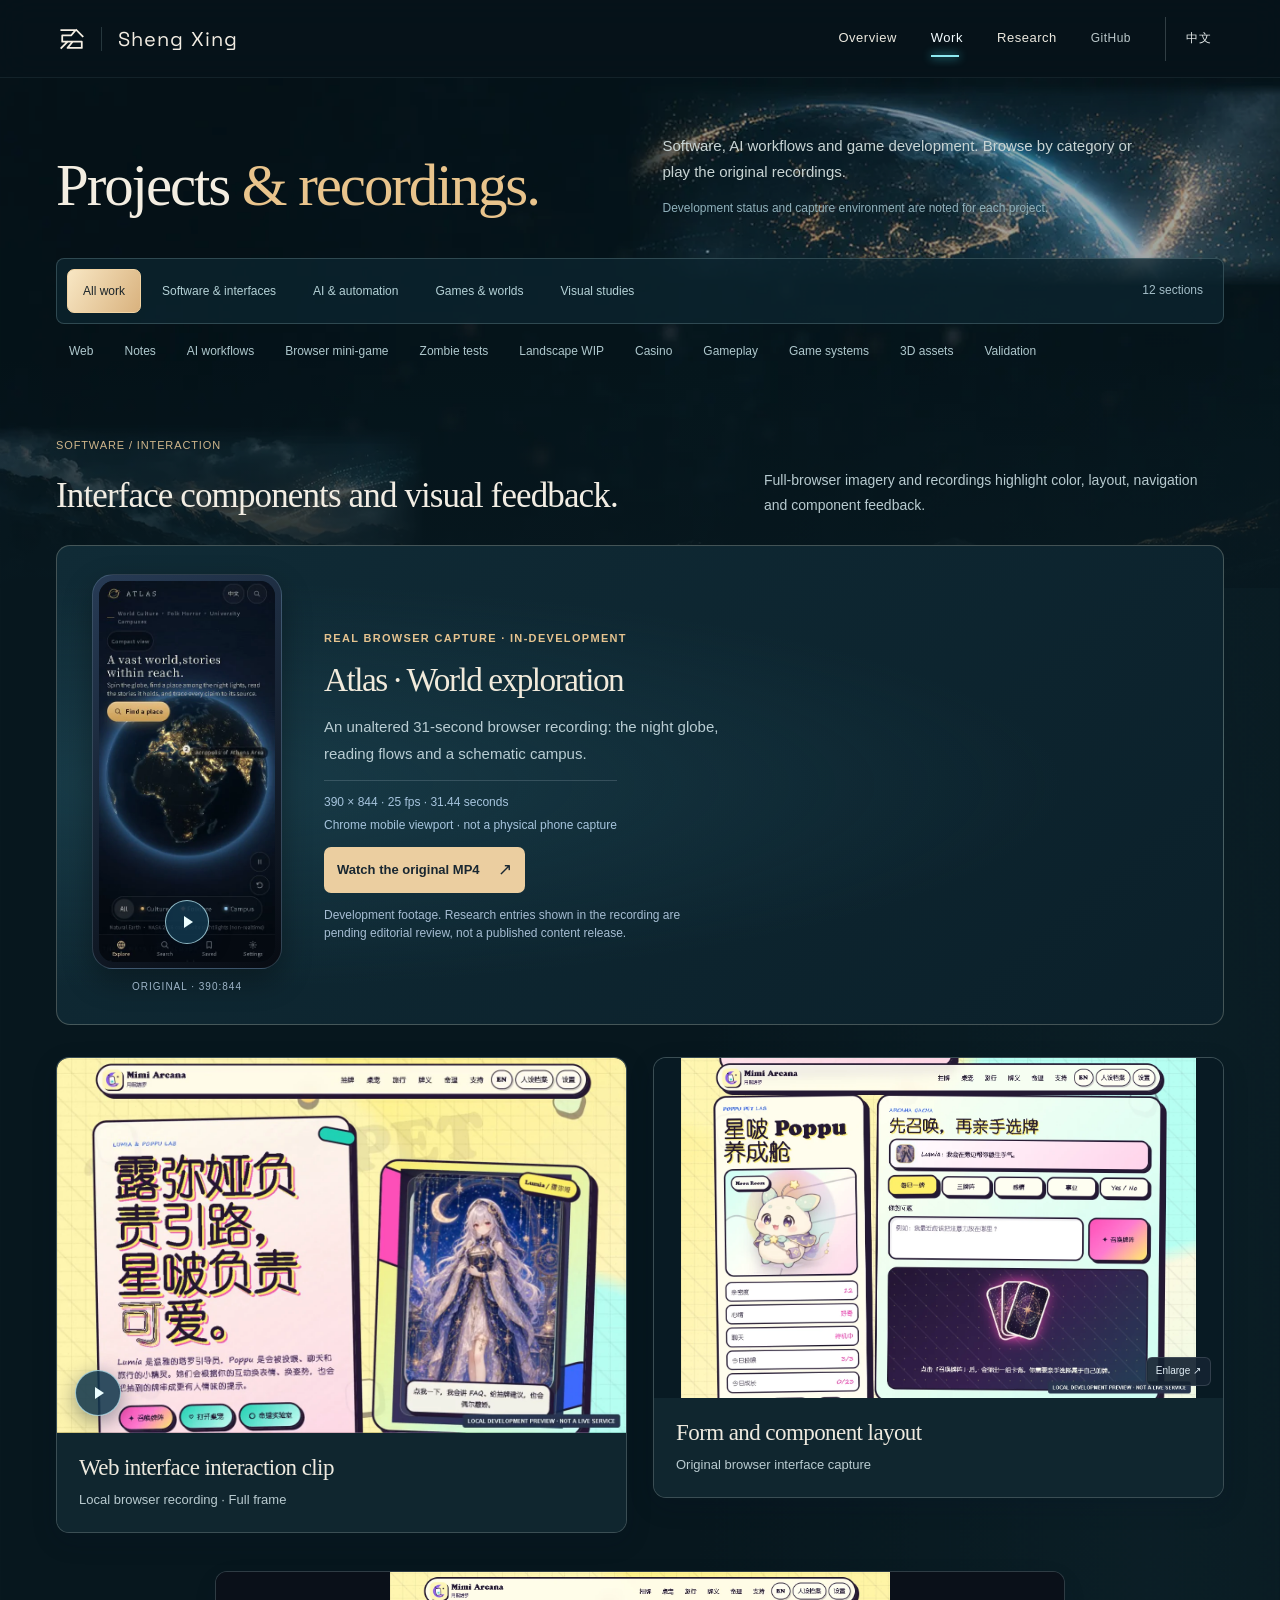
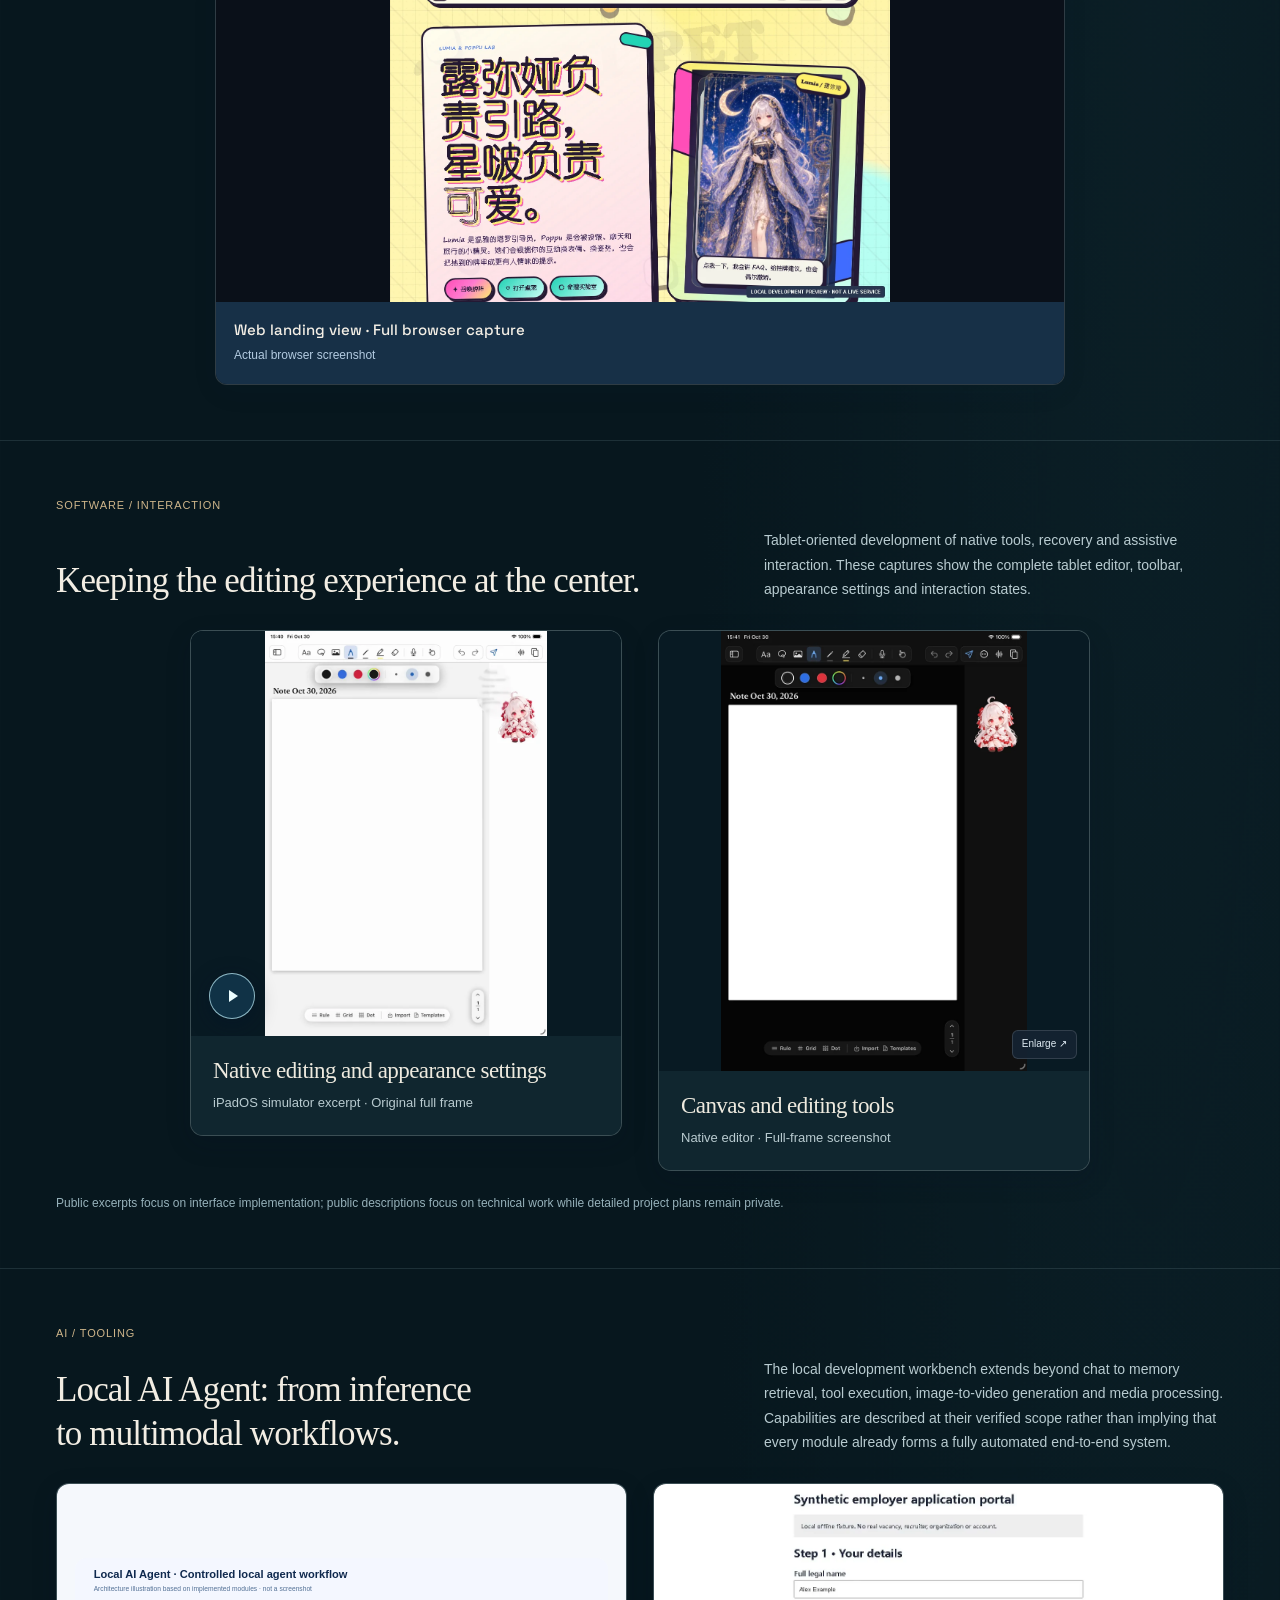
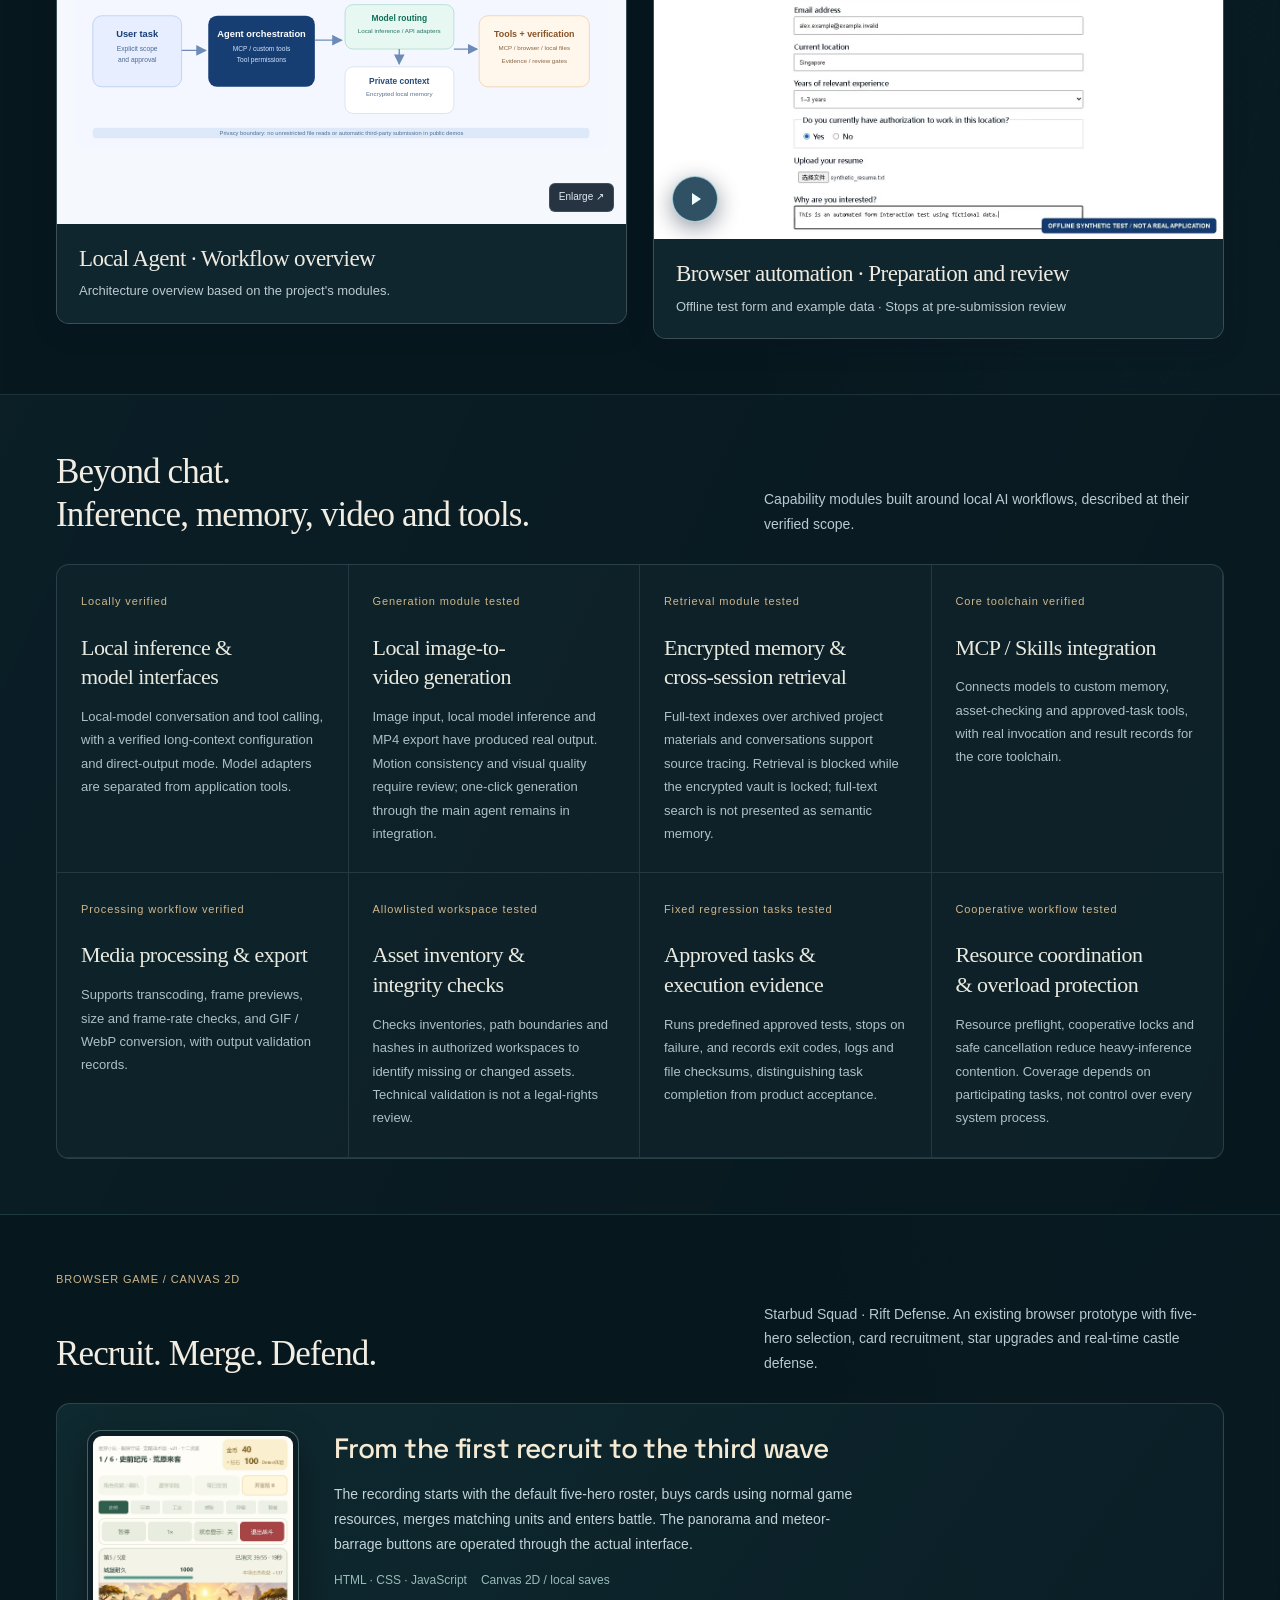
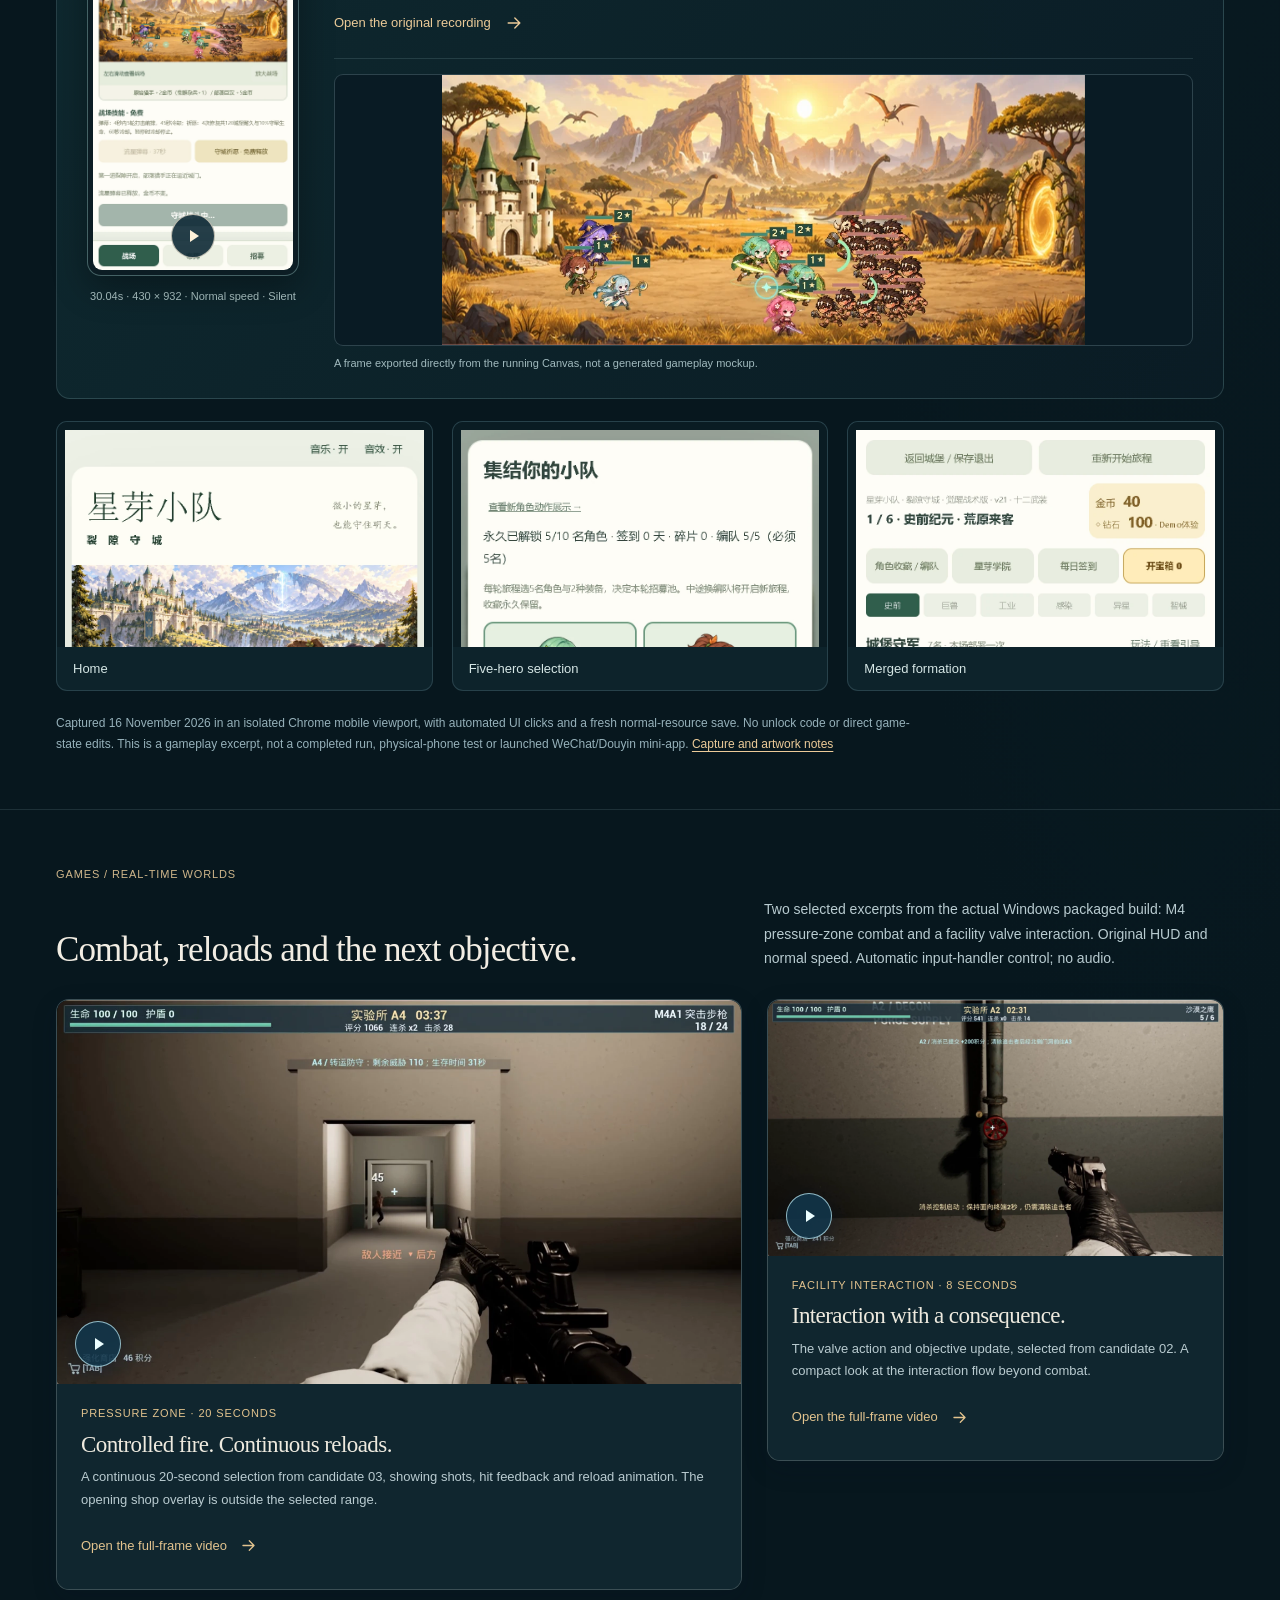
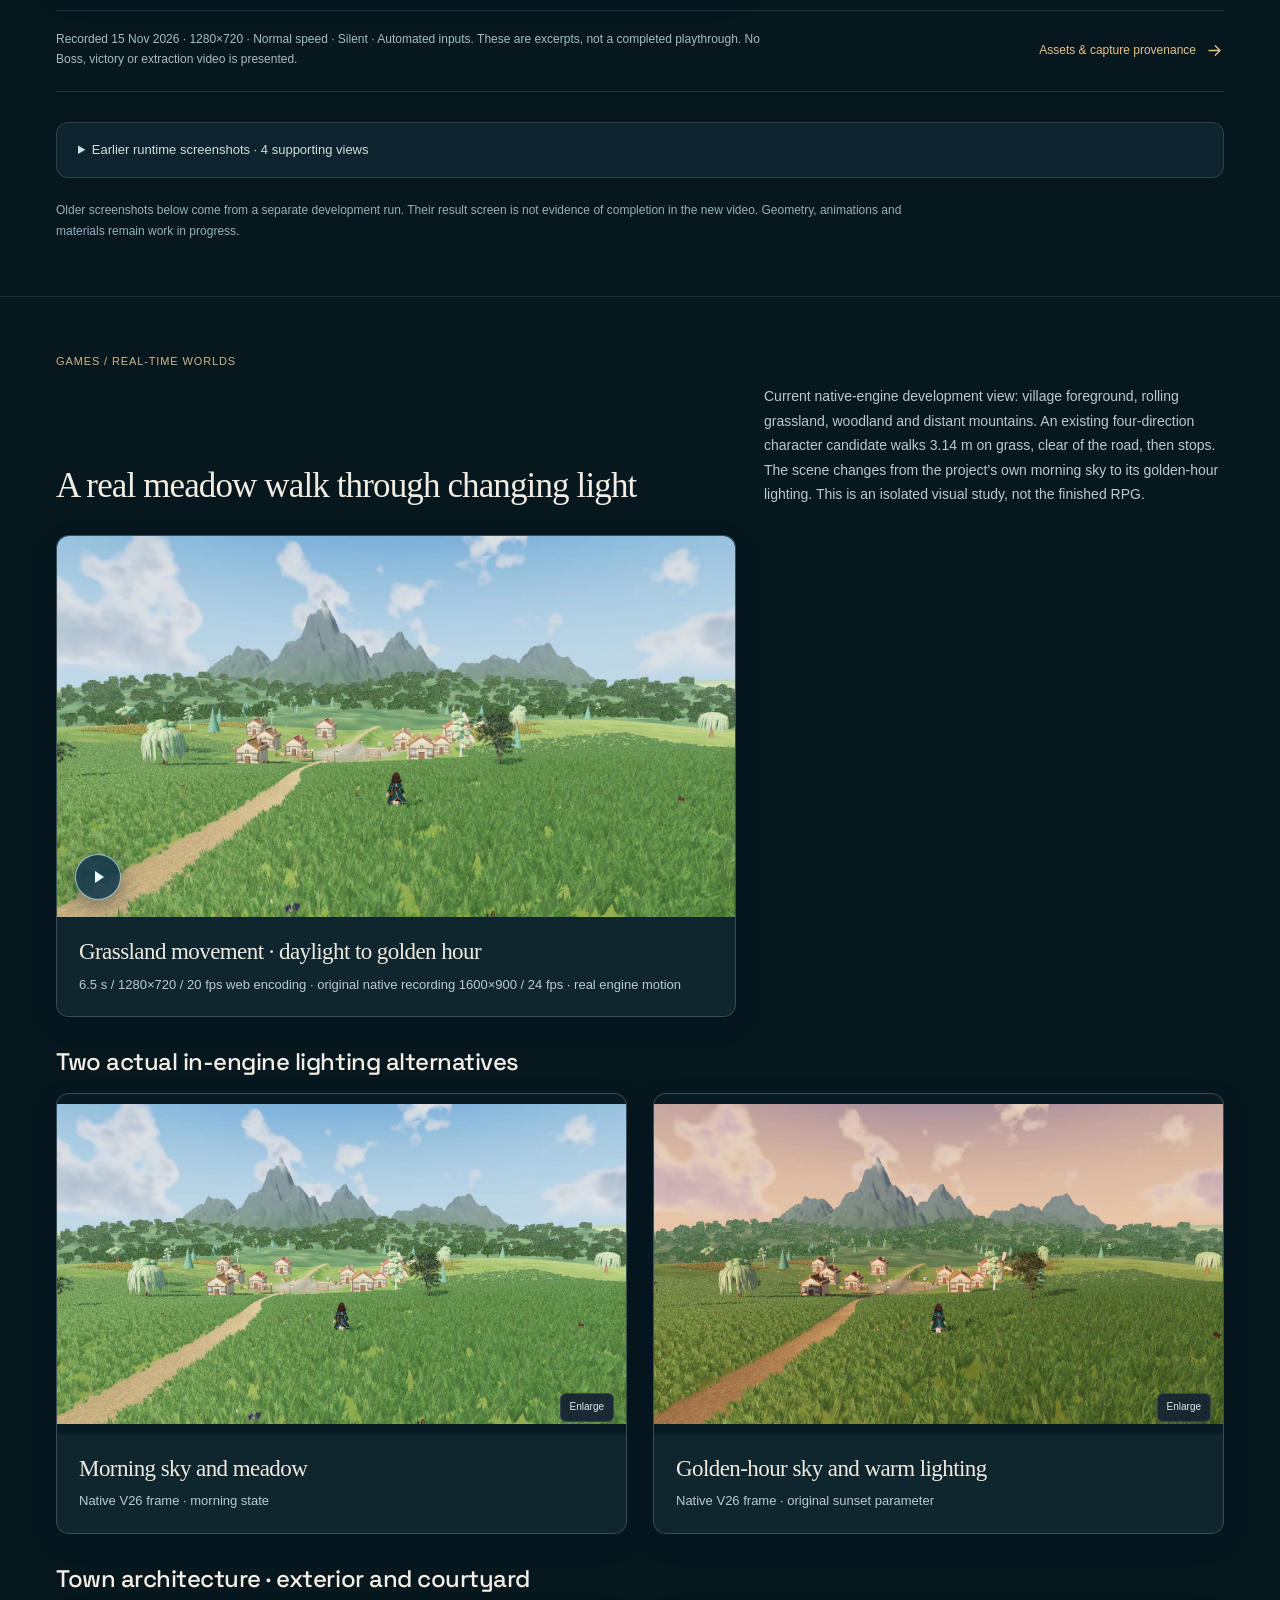
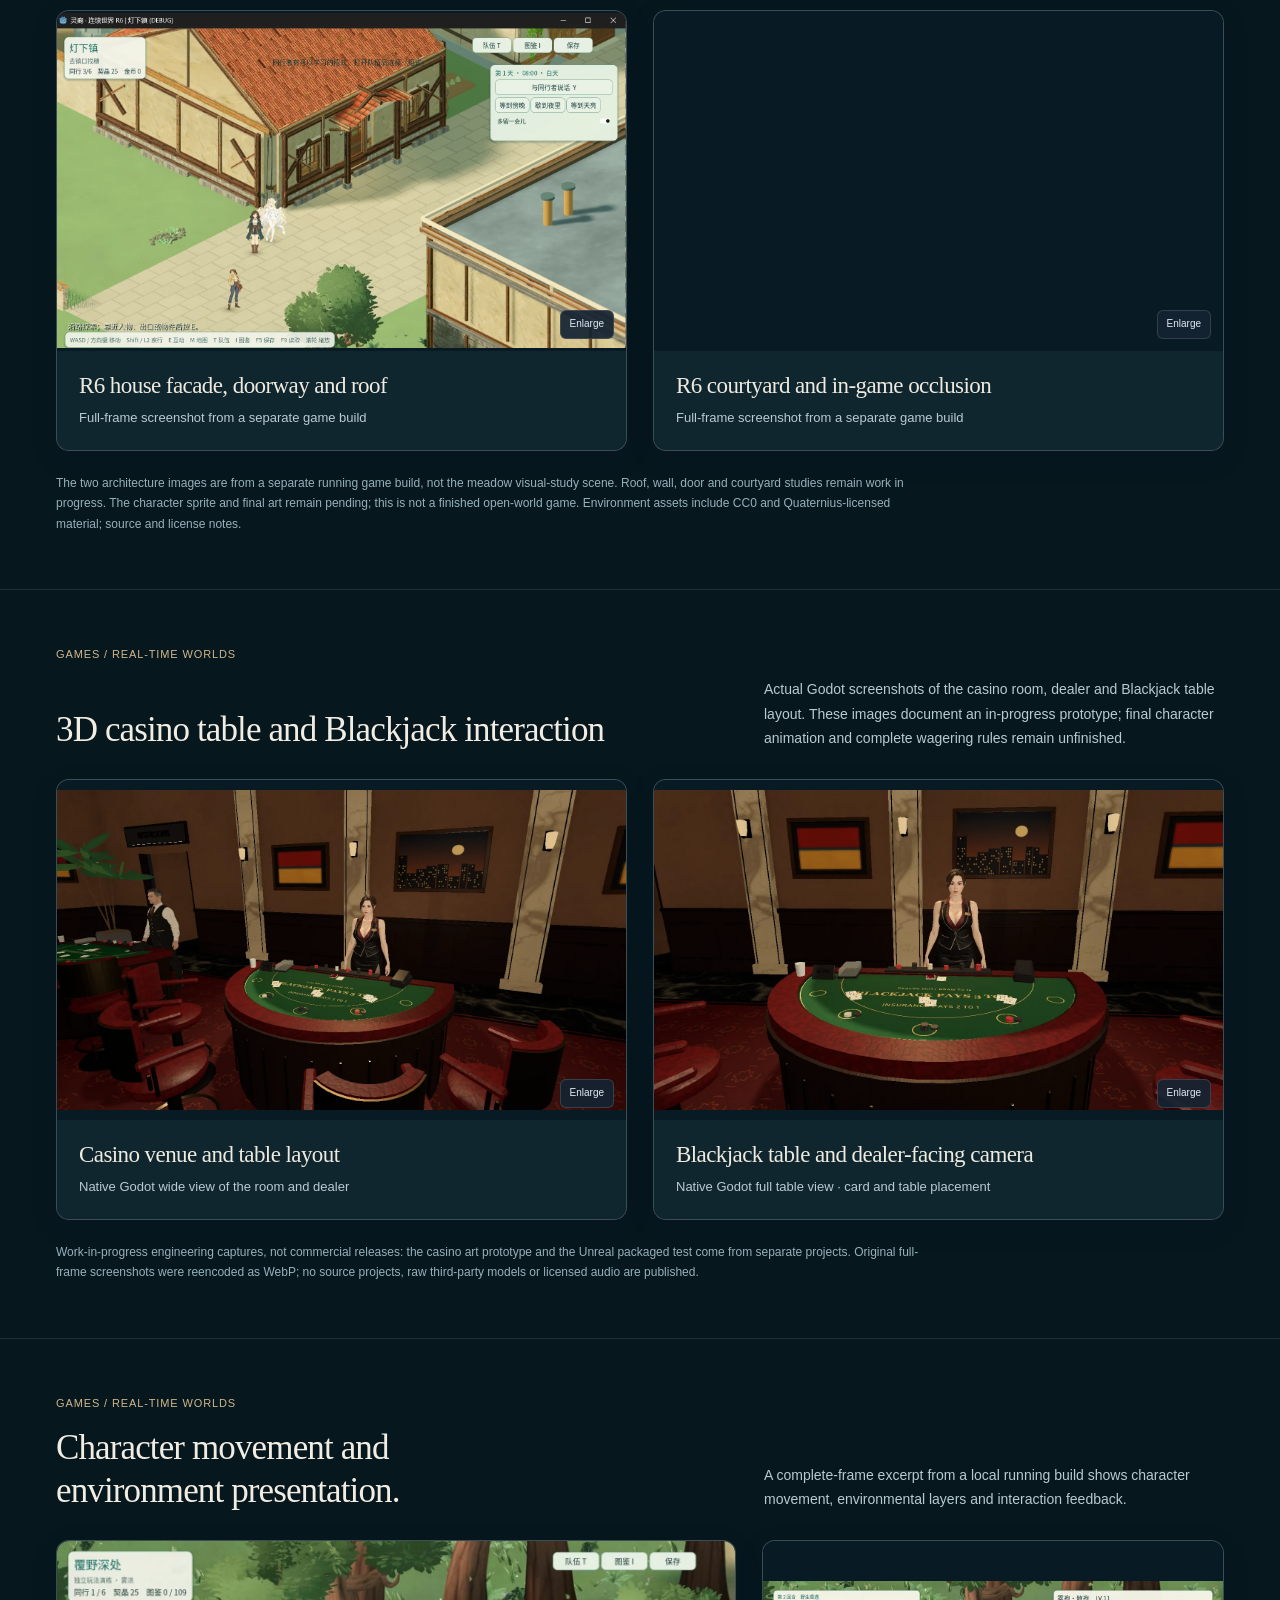
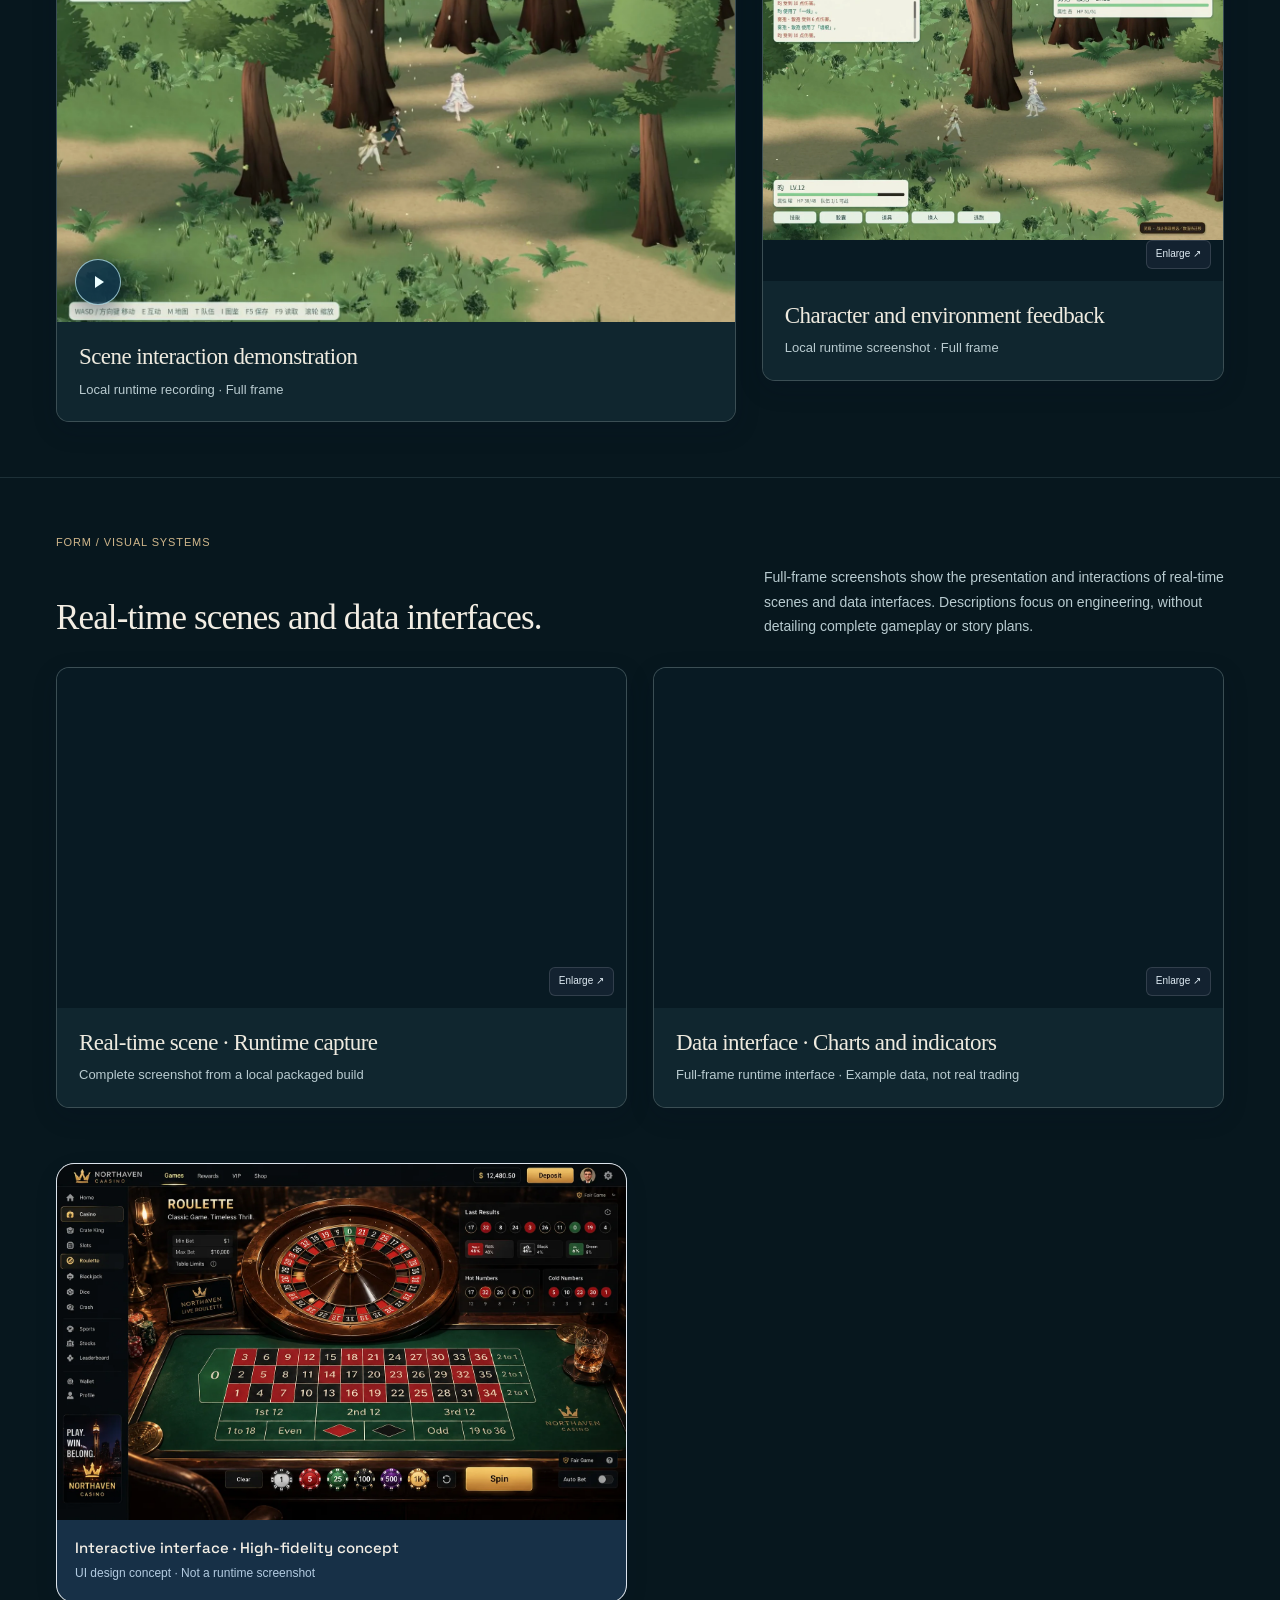
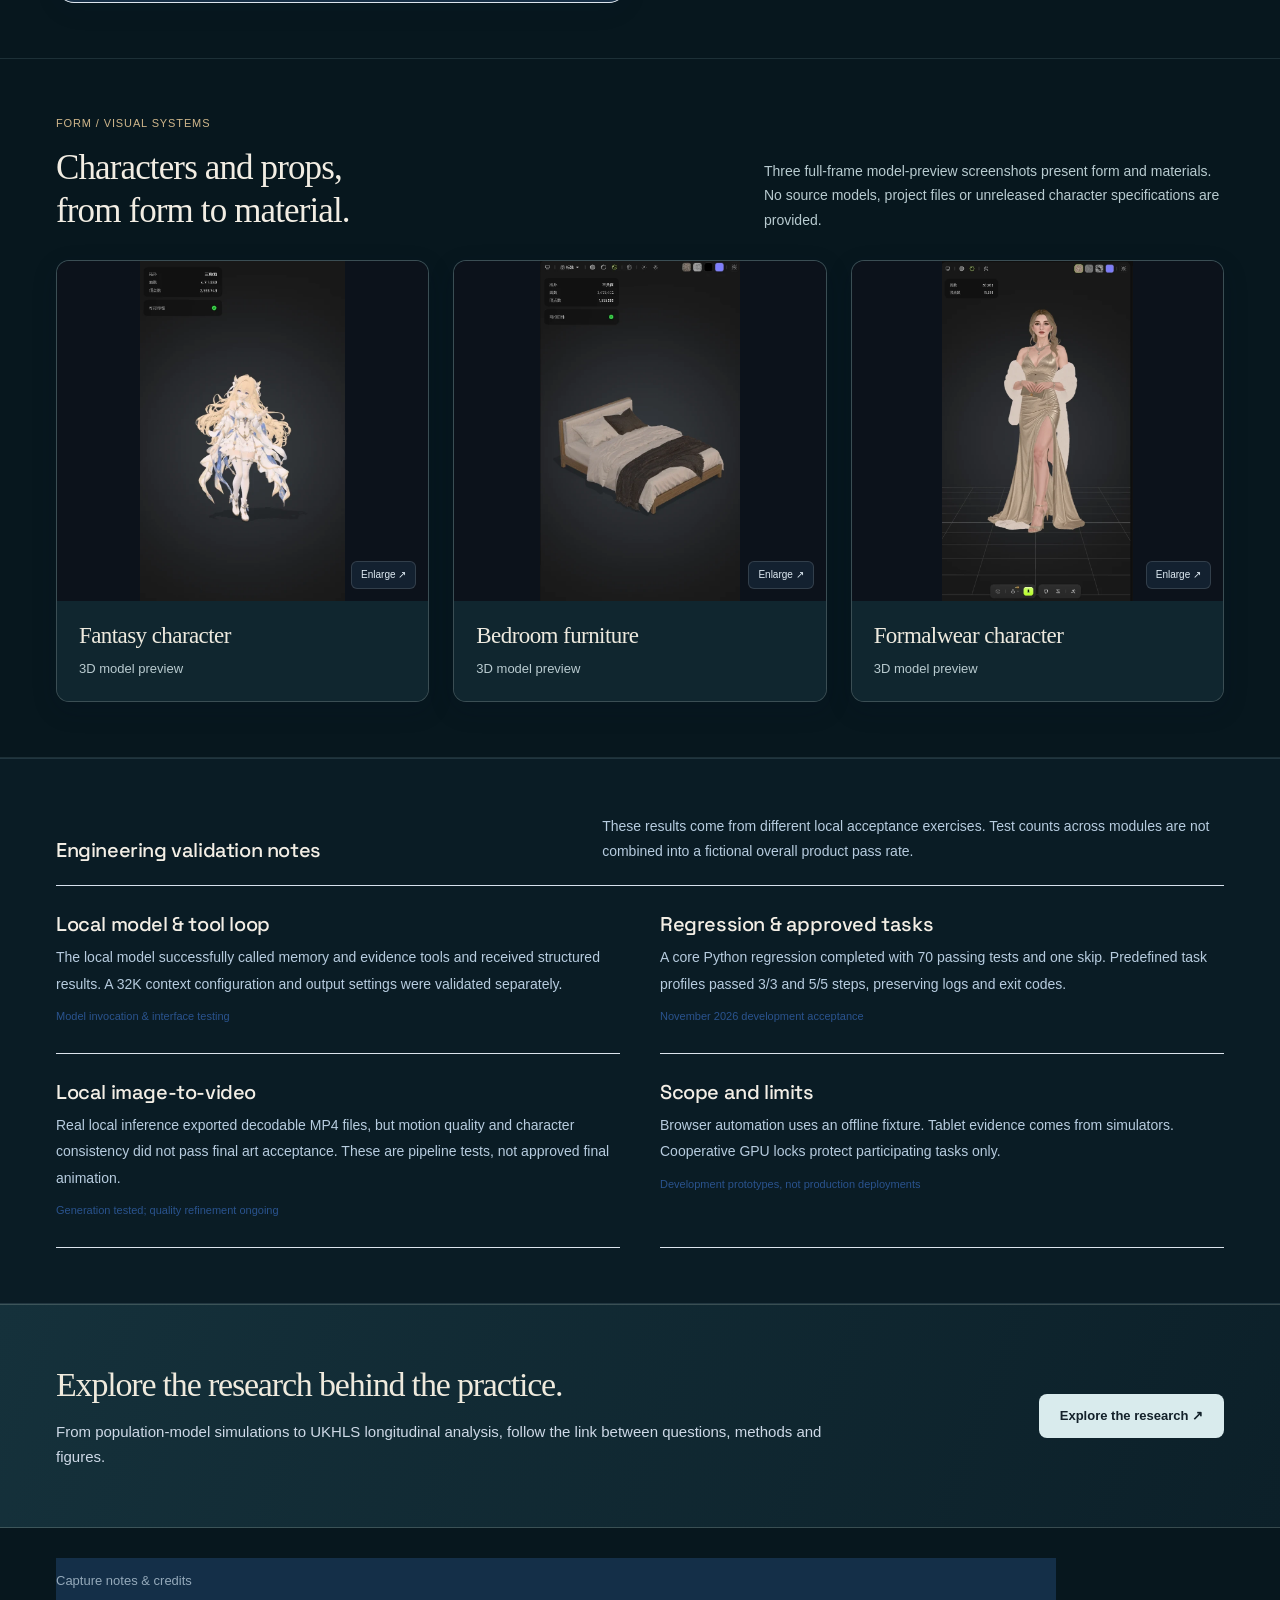
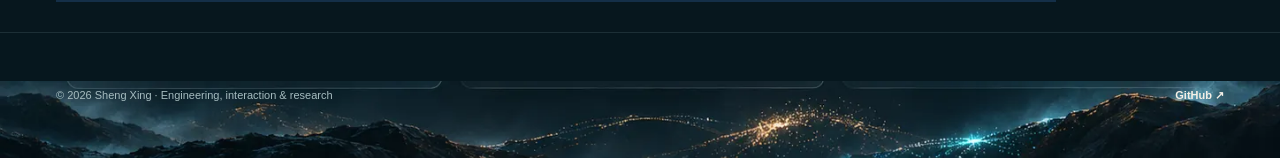
<file: demos.html>
<!DOCTYPE html>

<html data-portfolio-design="cinema-12" data-portfolio-refinement="11" data-portfolio-version="10" lang="en"><head>
<meta charset="utf-8"/><meta content="width=device-width,initial-scale=1" name="viewport"/><meta content="dark" name="color-scheme"/>
<meta content="strict-origin-when-cross-origin" name="referrer"/><meta content="Browse real recordings, implementation details and acceptance evidence across local AI, cross-platform interactions and running prototypes." name="description"/><title>Project Demos | Sheng Xing</title>
<link href="https://derpytdm520.github.io/demos.html" rel="canonical"/>
<link href="https://derpytdm520.github.io/demos-zh.html" hreflang="zh-CN" rel="alternate"/><link href="https://derpytdm520.github.io/demos.html" hreflang="en" rel="alternate"/>
<link href="assets/portfolio-v8.css" rel="stylesheet"/><link href="assets/atlas-actual-video-v1.css" rel="stylesheet"/><script defer="" src="assets/portfolio-v6.js"></script>
<link href="assets/portfolio-v10.css?v=20261115" rel="stylesheet"/><script defer="" src="assets/portfolio-v10.js?v=20261115"></script><link href="assets/portfolio-v11.css?v=20261116" rel="stylesheet"/><script defer="" src="assets/portfolio-v11.js?v=20261116"></script><link href="assets/portfolio-cinema.css?v=20261116a" rel="stylesheet"/><script defer="" src="assets/portfolio-cinema.js?v=20261116a"></script><link href="assets/webgame-showcase.css?v=20261116" rel="stylesheet"/></head><body class="page-demos v10 v11 cinema" data-cinema="12">
<a class="skip-link" href="#main">Skip to content</a>
<header class="site-header"><div class="container header-inner"><a aria-label="Sheng Xing — Home" class="brand" href="index.html"><span class="brand-mark"><svg aria-hidden="true" fill="none" viewbox="0 0 36 36"><path d="M6 8h16l-5 6H7v7h22v7H13l5-6M23 8l7 7M6 28l7-7" stroke="currentColor" stroke-linecap="square" stroke-linejoin="round" stroke-width="2"></path></svg></span><span class="brand-name">Sheng Xing</span></a>
<nav aria-label="Primary navigation"><a href="index.html">Overview</a><a aria-current="page" href="demos.html">Work</a><a href="academic.html">Research</a><a aria-label="GitHub profile (opens in a new tab)" class="nav-github" href="https://github.com/DerpyTDM520" rel="noopener noreferrer" target="_blank">GitHub</a><a class="language" data-language="" href="demos-zh.html" lang="zh-CN">中文</a></nav></div></header>
<main id="main"><section class="page-hero container v11-lit-hero"><h1>Projects <span>&amp; recordings.</span></h1><div><p class="lead">Software, AI workflows and game development. Browse by category or play the original recordings.</p><p class="small-copy">Development status and capture environment are noted for each project.</p></div></section><div class="container"><div aria-label="Filter projects" class="v10-filter-bar" role="group"><button aria-pressed="true" data-work-filter="all">All work</button><button aria-pressed="false" data-work-filter="software">Software &amp; interfaces</button><button aria-pressed="false" data-work-filter="ai">AI &amp; automation</button><button aria-pressed="false" data-work-filter="games">Games &amp; worlds</button><button aria-pressed="false" data-work-filter="visual">Visual studies</button><span aria-live="polite" data-filter-count="" role="status"></span></div><nav aria-label="Jump to a project" class="section-nav v10-section-nav"><a href="#web">Web</a><a href="#apps">Notes</a><a href="#agent">AI workflows</a><a href="#webgame">Browser mini-game</a><a href="#zombie">Zombie tests</a><a href="#scenic">Landscape WIP</a><a href="#casino">Casino</a><a href="#games">Gameplay</a><a href="#game-systems">Game systems</a><a href="#models">3D assets</a><a href="#verification">Validation</a></nav></div><section class="content-section v10-work-section" data-work-group="software" id="web"><div class="container"><p class="section-number">Software / Interaction</p><div class="section-heading"><h2>Interface components and visual feedback.</h2><p>Full-browser imagery and recordings highlight color, layout, navigation and component feedback.</p></div><article aria-labelledby="atlas-actual-title" class="atlas-actual v10-authentic-case" id="mobile-world-exploration">
<div class="atlas-actual__media">
<div class="atlas-actual__device">
<a aria-label="Play: Original Atlas development interface recording, portrait 390 by 844, not a native phone capture" class="v11-video-cover" data-video="assets/media/world-exploration-original-mobile-20261115.mp4" data-video-title="Original Atlas development interface recording, portrait 390 by 844, not a native phone capture" href="assets/media/world-exploration-original-mobile-20261115.mp4"><img alt="Original Atlas development interface recording, portrait 390 by 844, not a native phone capture" decoding="async" loading="lazy" src="assets/media/world-exploration-original-mobile-poster.webp?v=atlasreal20261115"/><span class="v11-cover-play"><svg aria-hidden="true" fill="none" viewbox="0 0 24 24"><path d="m9 6 9 6-9 6V6Z" fill="currentColor"></path></svg></span></a>
</div>
<span class="atlas-actual__format">ORIGINAL · 390:844</span>
</div>
<div class="atlas-actual__body">
<p class="atlas-actual__kicker">REAL BROWSER CAPTURE · IN-DEVELOPMENT</p>
<h3 id="atlas-actual-title">Atlas · World exploration</h3>
<p class="atlas-actual__intro">An unaltered 31-second browser recording: the night globe, reading flows and a schematic campus.</p>
<div aria-label="Recording details" class="atlas-actual__facts">
<span>390 × 844 · 25 fps · 31.44 seconds</span>
<span>Chrome mobile viewport · not a physical phone capture</span>
</div>
<a class="atlas-actual__play" href="assets/media/world-exploration-original-mobile-20261115.mp4" rel="noopener noreferrer" target="_blank">Watch the original MP4<span aria-hidden="true">↗</span></a>
<p class="atlas-actual__notice">Development footage. Research entries shown in the recording are pending editorial review, not a published content release.</p>
</div>
</article><div class="media-grid"><figure class="media-figure video-figure"><div class="video-shell"><a aria-label="Play: Web interface interaction clip" class="v11-video-cover" data-video="assets/media/web-interaction.mp4" data-video-title="Web interface interaction clip" href="assets/media/web-interaction.mp4"><img alt="Web interface interaction clip" decoding="async" loading="lazy" src="assets/media/web-interaction-poster.webp?v=full7"/><span class="v11-cover-play"><svg aria-hidden="true" fill="none" viewbox="0 0 24 24"><path d="m9 6 9 6-9 6V6Z" fill="currentColor"></path></svg></span></a></div><figcaption><h3>Web interface interaction clip</h3><p>Local browser recording · Full frame</p></figcaption></figure><figure class="media-figure"><button aria-label="Enlarge: Form and component layout" class="zoom-trigger" data-zoom-alt="Form and component layout" data-zoom-image="assets/media/web-interface.webp?v=full7" type="button"><img alt="Form and component layout" decoding="async" loading="lazy" src="assets/media/web-interface.webp?v=full7"/><span aria-hidden="true" class="zoom-label">Enlarge ↗</span></button><figcaption><h3>Form and component layout</h3><p>Original browser interface capture</p></figcaption></figure><div class="web-full-preview"><figure class="visual-highlight web-landing">
<button aria-label="Web landing view · Full browser capture" class="zoom-trigger" data-zoom-alt="Web landing view · Full browser capture" data-zoom-image="assets/media/web-landing.webp?v=full7" type="button">
<img alt="Web landing view · Full browser capture" decoding="async" loading="lazy" src="assets/media/web-landing.webp?v=full7"/>
<span aria-hidden="true" class="zoom-label">↗</span>
</button><figcaption><strong>Web landing view · Full browser capture</strong><span>Actual browser screenshot</span></figcaption></figure></div></div><span aria-hidden="true" class="atlas-actual__alias" id="world-exploration-synthetic"></span>
</div></section><section class="content-section v10-work-section" data-work-group="software" id="apps"><div class="container"><p class="section-number">Software / Interaction</p><div class="section-heading"><h2>Keeping the editing experience at the center.</h2><p>Tablet-oriented development of native tools, recovery and assistive interaction. These captures show the complete tablet editor, toolbar, appearance settings and interaction states.</p></div><div class="media-grid portrait-pair"><figure class="media-figure video-figure portrait"><div class="video-shell"><a aria-label="Play: Native editing and appearance settings" class="v11-video-cover" data-video="assets/media/tablet-interaction.mp4" data-video-title="Native editing and appearance settings" href="assets/media/tablet-interaction.mp4"><img alt="Native editing and appearance settings" decoding="async" loading="lazy" src="assets/media/tablet-interaction-poster.webp?v=full7"/><span class="v11-cover-play"><svg aria-hidden="true" fill="none" viewbox="0 0 24 24"><path d="m9 6 9 6-9 6V6Z" fill="currentColor"></path></svg></span></a></div><figcaption><h3>Native editing and appearance settings</h3><p>iPadOS simulator excerpt · Original full frame</p></figcaption></figure><figure class="media-figure portrait"><button aria-label="Enlarge: Canvas and editing tools" class="zoom-trigger" data-zoom-alt="Canvas and editing tools" data-zoom-image="assets/media/tablet-editor.webp?v=full7" type="button"><img alt="Canvas and editing tools" decoding="async" loading="lazy" src="assets/media/tablet-editor.webp?v=full7"/><span aria-hidden="true" class="zoom-label">Enlarge ↗</span></button><figcaption><h3>Canvas and editing tools</h3><p>Native editor · Full-frame screenshot</p></figcaption></figure></div><p class="section-footnote">Public excerpts focus on interface implementation; public descriptions focus on technical work while detailed project plans remain private.</p></div></section><section class="content-section v10-work-section" data-work-group="ai" id="agent"><div class="container"><p class="section-number">AI / Tooling</p><div class="section-heading"><h2>Local AI Agent: from inference to multimodal workflows.</h2><p>The local development workbench extends beyond chat to memory retrieval, tool execution, image-to-video generation and media processing. Capabilities are described at their verified scope rather than implying that every module already forms a fully automated end-to-end system.</p></div><div class="media-grid"><figure class="media-figure diagram"><button aria-label="Enlarge: Local Agent · Workflow overview" class="zoom-trigger" data-zoom-alt="Local Agent · Workflow overview" data-zoom-image="assets/media/agent-architecture.svg?v=full7" type="button"><img alt="Local Agent · Workflow overview" decoding="async" loading="lazy" src="assets/media/agent-architecture.svg?v=full7"/><span aria-hidden="true" class="zoom-label">Enlarge ↗</span></button><figcaption><h3>Local Agent · Workflow overview</h3><p>Architecture overview based on the project's modules.</p></figcaption></figure><div id="automation"><figure class="media-figure video-figure"><div class="video-shell"><a aria-label="Play: Browser automation · Preparation and review" class="v11-video-cover" data-video="assets/media/automation-flow.mp4" data-video-title="Browser automation · Preparation and review" href="assets/media/automation-flow.mp4"><img alt="Browser automation · Preparation and review" decoding="async" loading="lazy" src="assets/media/automation-flow-poster.webp?v=full7"/><span class="v11-cover-play"><svg aria-hidden="true" fill="none" viewbox="0 0 24 24"><path d="m9 6 9 6-9 6V6Z" fill="currentColor"></path></svg></span></a></div><figcaption><h3>Browser automation · Preparation and review</h3><p>Offline test form and example data · Stops at pre-submission review</p></figcaption></figure></div></div></div></section><section class="capability-section v10-work-section" data-work-group="ai" id="agent-capabilities"><div class="container"><div class="section-heading"><h2>Beyond chat.<br/>Inference, memory, video and tools.</h2><p>Capability modules built around local AI workflows, described at their verified scope.</p></div><div class="capability-grid"><article class="capability" data-capability="local-inference"><div class="capability-top"><span>01</span><p>Locally verified</p></div><h3>Local inference &amp; model interfaces</h3><p>Local-model conversation and tool calling, with a verified long-context configuration and direct-output mode. Model adapters are separated from application tools.</p></article><article class="capability" data-capability="local-video"><div class="capability-top"><span>02</span><p>Generation module tested</p></div><h3>Local image-to-video generation</h3><p>Image input, local model inference and MP4 export have produced real output. Motion consistency and visual quality require review; one-click generation through the main agent remains in integration.</p></article><article class="capability" data-capability="private-memory"><div class="capability-top"><span>03</span><p>Retrieval module tested</p></div><h3>Encrypted memory &amp; cross-session retrieval</h3><p>Full-text indexes over archived project materials and conversations support source tracing. Retrieval is blocked while the encrypted vault is locked; full-text search is not presented as semantic memory.</p></article><article class="capability" data-capability="tool-integration"><div class="capability-top"><span>04</span><p>Core toolchain verified</p></div><h3>MCP / Skills integration</h3><p>Connects models to custom memory, asset-checking and approved-task tools, with real invocation and result records for the core toolchain.</p></article><article class="capability" data-capability="media-processing"><div class="capability-top"><span>05</span><p>Processing workflow verified</p></div><h3>Media processing &amp; export</h3><p>Supports transcoding, frame previews, size and frame-rate checks, and GIF / WebP conversion, with output validation records.</p></article><article class="capability" data-capability="asset-audit"><div class="capability-top"><span>06</span><p>Allowlisted workspace tested</p></div><h3>Asset inventory &amp; integrity checks</h3><p>Checks inventories, path boundaries and hashes in authorized workspaces to identify missing or changed assets. Technical validation is not a legal-rights review.</p></article><article class="capability" data-capability="task-validation"><div class="capability-top"><span>07</span><p>Fixed regression tasks tested</p></div><h3>Approved tasks &amp; execution evidence</h3><p>Runs predefined approved tests, stops on failure, and records exit codes, logs and file checksums, distinguishing task completion from product acceptance.</p></article><article class="capability" data-capability="resource-control"><div class="capability-top"><span>08</span><p>Cooperative workflow tested</p></div><h3>Resource coordination &amp; overload protection</h3><p>Resource preflight, cooperative locks and safe cancellation reduce heavy-inference contention. Coverage depends on participating tasks, not control over every system process.</p></article></div></div></section><section class="content-section v10-work-section" data-work-group="games" id="webgame"><div class="container"><p class="section-number">Browser game / Canvas 2D</p><div class="section-heading"><h2>Recruit. Merge. Defend.</h2><p>Starbud Squad · Rift Defense. An existing browser prototype with five-hero selection, card recruitment, star upgrades and real-time castle defense.</p></div>
<div class="webgame-feature">
<figure class="webgame-recording"><a aria-label="Play the complete 30-second game recording" class="webgame-video-cover" data-video="assets/media/web-minigame/starbud-recruit-and-defense.mp4" data-video-title="Merge-defense game · 30-second actual browser recording" href="assets/media/web-minigame/starbud-recruit-and-defense.mp4"><img alt="Original mobile browser game interface during a defense battle" height="1864" loading="eager" src="assets/media/web-minigame/battle-ui.webp" width="860"/><span class="webgame-play"><svg aria-hidden="true" fill="none" viewbox="0 0 24 24"><path d="m9 6 9 6-9 6V6Z" fill="currentColor"></path></svg></span></a><figcaption>30.04s · 430 × 932 · Normal speed · Silent</figcaption></figure>
<div class="webgame-overview"><h3>From the first recruit to the third wave</h3><p>The recording starts with the default five-hero roster, buys cards using normal game resources, merges matching units and enters battle. The panorama and meteor-barrage buttons are operated through the actual interface.</p><div class="webgame-facts"><span>HTML · CSS · JavaScript</span><span>Canvas 2D / local saves</span></div><a class="webgame-open" href="assets/media/web-minigame/starbud-recruit-and-defense.mp4">Open the original recording<svg aria-hidden="true" fill="none" viewbox="0 0 24 24"><path d="M5 12h14m-6-6 6 6-6 6" stroke="currentColor" stroke-linecap="round" stroke-linejoin="round" stroke-width="1.6"></path></svg></a>
<figure class="webgame-scene"><button aria-label="Enlarge the actual battle frame" class="zoom-trigger" data-zoom-alt="Unmodified rendered battle frame: defenders and incoming enemies" data-zoom-image="assets/media/web-minigame/battle-scene.webp" type="button"><img alt="Actual Canvas battlefield, including character attacks and enemy group" height="420" loading="eager" src="assets/media/web-minigame/battle-scene.webp" width="1000"/><span class="zoom-label">Enlarge</span></button><figcaption>A frame exported directly from the running Canvas, not a generated gameplay mockup.</figcaption></figure>
</div>
</div>
<div class="webgame-gallery"><figure><button aria-label="Enlarge: Home" class="zoom-trigger" data-zoom-alt="Home" data-zoom-image="assets/media/web-minigame/home.webp" type="button"><img alt="Home" height="1864" loading="lazy" src="assets/media/web-minigame/home.webp" width="860"/><span class="zoom-label">Enlarge</span></button><figcaption>Home</figcaption></figure><figure><button aria-label="Enlarge: Five-hero selection" class="zoom-trigger" data-zoom-alt="Five-hero selection" data-zoom-image="assets/media/web-minigame/roster.webp" type="button"><img alt="Five-hero selection" height="1864" loading="lazy" src="assets/media/web-minigame/roster.webp" width="860"/><span class="zoom-label">Enlarge</span></button><figcaption>Five-hero selection</figcaption></figure><figure><button aria-label="Enlarge: Merged formation" class="zoom-trigger" data-zoom-alt="Merged formation" data-zoom-image="assets/media/web-minigame/formation.webp" type="button"><img alt="Merged formation" height="1864" loading="lazy" src="assets/media/web-minigame/formation.webp" width="860"/><span class="zoom-label">Enlarge</span></button><figcaption>Merged formation</figcaption></figure></div><p class="section-footnote">Captured 16 November 2026 in an isolated Chrome mobile viewport, with automated UI clicks and a fresh normal-resource save. No unlock code or direct game-state edits. This is a gameplay excerpt, not a completed run, physical-phone test or launched WeChat/Douyin mini-app. <a href="asset-credits.html#webgame-credits">Capture and artwork notes</a></p></div></section><section class="content-section v10-work-section" data-work-group="games" id="zombie"><div class="container"><p class="section-number">Games / Real-time worlds</p><div class="section-heading"><h2>Combat, reloads and the next objective.</h2><p>Two selected excerpts from the actual Windows packaged build: M4 pressure-zone combat and a facility valve interaction. Original HUD and normal speed. Automatic input-handler control; no audio.</p></div><div class="v11-gameplay-grid" data-testid="selected-gameplay">
<figure class="media-figure v11-gameplay-primary"><div class="video-shell"><a aria-label="Play: M4 combat and reloads, 20-second silent excerpt" class="v11-video-cover" data-video="assets/media/shooter-gameplay/m4-combat-20s.mp4" data-video-title="M4 combat and reloads, 20-second silent excerpt" href="assets/media/shooter-gameplay/m4-combat-20s.mp4"><img alt="M4 combat and reloads, 20-second silent excerpt" decoding="async" fetchpriority="high" height="720" loading="eager" src="assets/media/shooter-gameplay/m4-combat-20s.webp" width="1280"/><span class="v11-cover-play"><svg aria-hidden="true" fill="none" viewbox="0 0 24 24"><path d="m9 6 9 6-9 6V6Z" fill="currentColor"></path></svg></span></a></div><figcaption><span class="v11-clip-meta">PRESSURE ZONE · 20 SECONDS</span><h3>Controlled fire. Continuous reloads.</h3><p>A continuous 20-second selection from candidate 03, showing shots, hit feedback and reload animation. The opening shop overlay is outside the selected range.</p><a class="v11-clip-link" href="assets/media/shooter-gameplay/m4-combat-20s.mp4">Open the full-frame video<svg aria-hidden="true" fill="none" viewbox="0 0 24 24"><path d="M5 12h14m-6-6 6 6-6 6" stroke="currentColor" stroke-linecap="round" stroke-linejoin="round" stroke-width="1.6"></path></svg></a></figcaption></figure>
<figure class="media-figure v11-gameplay-secondary"><div class="video-shell"><a aria-label="Play: Facility operation, 8-second silent excerpt" class="v11-video-cover" data-video="assets/media/shooter-gameplay/facility-interaction-8s.mp4" data-video-title="Facility operation, 8-second silent excerpt" href="assets/media/shooter-gameplay/facility-interaction-8s.mp4"><img alt="Facility operation, 8-second silent excerpt" decoding="async" fetchpriority="auto" height="720" loading="eager" src="assets/media/shooter-gameplay/facility-interaction-8s.webp" width="1280"/><span class="v11-cover-play"><svg aria-hidden="true" fill="none" viewbox="0 0 24 24"><path d="m9 6 9 6-9 6V6Z" fill="currentColor"></path></svg></span></a></div><figcaption><span class="v11-clip-meta">FACILITY INTERACTION · 8 SECONDS</span><h3>Interaction with a consequence.</h3><p>The valve action and objective update, selected from candidate 02. A compact look at the interaction flow beyond combat.</p><a class="v11-clip-link" href="assets/media/shooter-gameplay/facility-interaction-8s.mp4">Open the full-frame video<svg aria-hidden="true" fill="none" viewbox="0 0 24 24"><path d="M5 12h14m-6-6 6 6-6 6" stroke="currentColor" stroke-linecap="round" stroke-linejoin="round" stroke-width="1.6"></path></svg></a></figcaption></figure>
</div>
<div class="v11-footage-note"><p>Recorded 15 Nov 2026 · 1280×720 · Normal speed · Silent · Automated inputs. These are excerpts, not a completed playthrough. No Boss, victory or extraction video is presented.</p><a href="asset-credits.html#shooter-gameplay-credits">Assets &amp; capture provenance<svg aria-hidden="true" fill="none" viewbox="0 0 24 24"><path d="M5 12h14m-6-6 6 6-6 6" stroke="currentColor" stroke-linecap="round" stroke-linejoin="round" stroke-width="1.6"></path></svg></a></div><details class="v11-evidence-archive"><summary>Earlier runtime screenshots · 4 supporting views</summary><div class="v11-archive-content"><div class="media-grid">
<figure class="media-figure"><button aria-label="Enlarge：First-person Unreal shooter defending a lab" class="zoom-trigger" data-zoom-alt="First-person Unreal shooter defending a lab" data-zoom-image="assets/media/recent-game-renders/shooter-defense.webp?v=20261115-10" type="button"><img alt="First-person Unreal shooter defending a lab" decoding="async" loading="lazy" src="assets/media/recent-game-renders/shooter-defense.webp?v=20261115-10"/><span aria-hidden="true" class="zoom-label">Enlarge</span></button><figcaption><h3>A4 defense encounter</h3><p>Packaged Unreal runtime: rifle view and incoming threat indicators</p></figcaption></figure>
<figure class="media-figure"><button aria-label="Enlarge：Valve interaction inside a laboratory" class="zoom-trigger" data-zoom-alt="Valve interaction inside a laboratory" data-zoom-image="assets/media/recent-game-renders/shooter-device.webp?v=20261115-10" type="button"><img alt="Valve interaction inside a laboratory" decoding="async" loading="lazy" src="assets/media/recent-game-renders/shooter-device.webp?v=20261115-10"/><span aria-hidden="true" class="zoom-label">Enlarge</span></button><figcaption><h3>A3 objective interaction</h3><p>Packaged Unreal runtime: real valve prompt and objective</p></figcaption></figure>
<figure class="media-figure"><button aria-label="Enlarge：Unreal shooter weapon and zombie enemy" class="zoom-trigger" data-zoom-alt="Unreal shooter weapon and zombie enemy" data-zoom-image="assets/media/recent-game-renders/shooter-enemy.webp?v=20261115-10" type="button"><img alt="Unreal shooter weapon and zombie enemy" decoding="async" loading="lazy" src="assets/media/recent-game-renders/shooter-enemy.webp?v=20261115-10"/><span aria-hidden="true" class="zoom-label">Enlarge</span></button><figcaption><h3>A5 enemy encounter</h3><p>Packaged Unreal runtime: enemy and weapon view</p></figcaption></figure>
<figure class="media-figure"><button aria-label="Enlarge：Zombie shooter mission completion screen" class="zoom-trigger" data-zoom-alt="Zombie shooter mission completion screen" data-zoom-image="assets/media/recent-game-renders/shooter-complete.webp?v=20261115-10" type="button"><img alt="Zombie shooter mission completion screen" decoding="async" loading="lazy" src="assets/media/recent-game-renders/shooter-complete.webp?v=20261115-10"/><span aria-hidden="true" class="zoom-label">Enlarge</span></button><figcaption><h3>Mission result screen</h3><p>Packaged Unreal test: 171 kills and 7,640 points in one controlled run, not release stats</p></figcaption></figure>
</div></div></details><p class="section-footnote">Older screenshots below come from a separate development run. Their result screen is not evidence of completion in the new video. Geometry, animations and materials remain work in progress.</p></div></section><section class="content-section v10-work-section" data-work-group="games" id="scenic"><div class="container">
<p class="section-number">Games / Real-time worlds</p>
<div class="section-heading"><h2>A real meadow walk through changing light</h2><p>Current native-engine development view: village foreground, rolling grassland, woodland and distant mountains. An existing four-direction character candidate walks 3.14 m on grass, clear of the road, then stops. The scene changes from the project’s own morning sky to its golden-hour lighting. This is an isolated visual study, not the finished RPG.</p></div>
<div class="media-grid feature-grid">
<figure class="media-figure video-figure wide"><div class="video-shell"><a aria-label="Play: Grassland movement · daylight to golden hour" class="v11-video-cover" data-video="assets/media/scenic-dev/v26-grass-sky-720p.mp4" data-video-title="Grassland movement · daylight to golden hour" href="assets/media/scenic-dev/v26-grass-sky-720p.mp4"><img alt="Grassland movement · daylight to golden hour" decoding="async" loading="lazy" src="assets/media/scenic-dev/v26-morning-review.webp?v=v26-20261115"/><span class="v11-cover-play"><svg aria-hidden="true" fill="none" viewbox="0 0 24 24"><path d="m9 6 9 6-9 6V6Z" fill="currentColor"></path></svg></span></a></div><figcaption><h3>Grassland movement · daylight to golden hour</h3><p>6.5 s / 1280×720 / 20 fps web encoding · original native recording 1600×900 / 24 fps · real engine motion</p></figcaption></figure>
</div>
<h3 style="margin:28px 0 14px">Two actual in-engine lighting alternatives</h3>
<div class="media-grid">
<figure class="media-figure"><button aria-label="Morning sky and meadow" class="zoom-trigger" data-zoom-alt="Morning sky and meadow" data-zoom-image="assets/media/scenic-dev/v26-morning-review.webp?v=v26-20261115" type="button"><img alt="Morning sky and meadow" decoding="async" loading="lazy" src="assets/media/scenic-dev/v26-morning-review.webp?v=v26-20261115"/><span aria-hidden="true" class="zoom-label">Enlarge</span></button><figcaption><h3>Morning sky and meadow</h3><p>Native V26 frame · morning state</p></figcaption></figure>
<figure class="media-figure"><button aria-label="Golden-hour sky and warm lighting" class="zoom-trigger" data-zoom-alt="Golden-hour sky and warm lighting" data-zoom-image="assets/media/scenic-dev/v26-golden-review.webp?v=v26-20261115" type="button"><img alt="Golden-hour sky and warm lighting" decoding="async" loading="lazy" src="assets/media/scenic-dev/v26-golden-review.webp?v=v26-20261115"/><span aria-hidden="true" class="zoom-label">Enlarge</span></button><figcaption><h3>Golden-hour sky and warm lighting</h3><p>Native V26 frame · original sunset parameter</p></figcaption></figure>
</div>
<h3 style="margin:28px 0 14px">Town architecture · exterior and courtyard</h3>
<div class="media-grid">
<figure class="media-figure"><button aria-label="R6 house facade, doorway and roof" class="zoom-trigger" data-zoom-alt="R6 house facade, doorway and roof" data-zoom-image="assets/media/scenic-dev/r6-home-user-capture.webp?v=v26-20261115" type="button"><img alt="R6 house facade, doorway and roof" decoding="async" loading="lazy" src="assets/media/scenic-dev/r6-home-user-capture.webp?v=v26-20261115"/><span aria-hidden="true" class="zoom-label">Enlarge</span></button><figcaption><h3>R6 house facade, doorway and roof</h3><p>Full-frame screenshot from a separate game build</p></figcaption></figure>
<figure class="media-figure"><button aria-label="R6 courtyard and in-game occlusion" class="zoom-trigger" data-zoom-alt="R6 courtyard and in-game occlusion" data-zoom-image="assets/media/scenic-dev/r6-courtyard-user-capture.webp?v=v26-20261115" type="button"><img alt="R6 courtyard and in-game occlusion" decoding="async" loading="lazy" src="assets/media/scenic-dev/r6-courtyard-user-capture.webp?v=v26-20261115"/><span aria-hidden="true" class="zoom-label">Enlarge</span></button><figcaption><h3>R6 courtyard and in-game occlusion</h3><p>Full-frame screenshot from a separate game build</p></figcaption></figure>
</div>
<p class="section-footnote">The two architecture images are from a separate running game build, not the meadow visual-study scene. Roof, wall, door and courtyard studies remain work in progress. The character sprite and final art remain pending; this is not a finished open-world game. Environment assets include CC0 and Quaternius-licensed material; <a href="asset-credits.html">source and license notes</a>.</p>
</div></section><section class="content-section v10-work-section" data-work-group="games" id="casino"><div class="container"><p class="section-number">Games / Real-time worlds</p><div class="section-heading"><h2>3D casino table and Blackjack interaction</h2><p>Actual Godot screenshots of the casino room, dealer and Blackjack table layout. These images document an in-progress prototype; final character animation and complete wagering rules remain unfinished.</p></div><div class="media-grid">
<figure class="media-figure"><button aria-label="Enlarge：Casino venue and female dealer" class="zoom-trigger" data-zoom-alt="Casino venue and female dealer" data-zoom-image="assets/media/recent-game-renders/casino-venue.webp?v=20261115-10" type="button"><img alt="Casino venue and female dealer" decoding="async" loading="lazy" src="assets/media/recent-game-renders/casino-venue.webp?v=20261115-10"/><span aria-hidden="true" class="zoom-label">Enlarge</span></button><figcaption><h3>Casino venue and table layout</h3><p>Native Godot wide view of the room and dealer</p></figcaption></figure>
<figure class="media-figure"><button aria-label="Enlarge：Godot Blackjack scene, dealer facing the player" class="zoom-trigger" data-zoom-alt="Godot Blackjack scene, dealer facing the player" data-zoom-image="assets/media/recent-game-renders/casino-dealer-front.webp?v=20261115-10" type="button"><img alt="Godot Blackjack scene, dealer facing the player" decoding="async" loading="lazy" src="assets/media/recent-game-renders/casino-dealer-front.webp?v=20261115-10"/><span aria-hidden="true" class="zoom-label">Enlarge</span></button><figcaption><h3>Blackjack table and dealer-facing camera</h3><p>Native Godot full table view · card and table placement</p></figcaption></figure></div><p class="section-footnote">Work-in-progress engineering captures, not commercial releases: the casino art prototype and the Unreal packaged test come from separate projects. Original full-frame screenshots were reencoded as WebP; no source projects, raw third-party models or licensed audio are published.</p></div></section><section class="content-section v10-work-section" data-work-group="games" id="games"><div class="container"><p class="section-number">Games / Real-time worlds</p><div class="section-heading"><h2>Character movement and environment presentation.</h2><p>A complete-frame excerpt from a local running build shows character movement, environmental layers and interaction feedback.</p></div><div class="media-grid feature-grid"><figure class="media-figure video-figure wide"><div class="video-shell"><a aria-label="Play: Scene interaction demonstration" class="v11-video-cover" data-video="assets/media/scene-motion.mp4" data-video-title="Scene interaction demonstration" href="assets/media/scene-motion.mp4"><img alt="Scene interaction demonstration" decoding="async" loading="lazy" src="assets/media/scene-motion-poster.webp?v=full7"/><span class="v11-cover-play"><svg aria-hidden="true" fill="none" viewbox="0 0 24 24"><path d="m9 6 9 6-9 6V6Z" fill="currentColor"></path></svg></span></a></div><figcaption><h3>Scene interaction demonstration</h3><p>Local runtime recording · Full frame</p></figcaption></figure><figure class="media-figure"><button aria-label="Enlarge: Character and environment feedback" class="zoom-trigger" data-zoom-alt="Character and environment feedback" data-zoom-image="assets/media/scene-feedback.webp?v=full7" type="button"><img alt="Character and environment feedback" decoding="async" loading="lazy" src="assets/media/scene-feedback.webp?v=full7"/><span aria-hidden="true" class="zoom-label">Enlarge ↗</span></button><figcaption><h3>Character and environment feedback</h3><p>Local runtime screenshot · Full frame</p></figcaption></figure></div></div></section><section class="content-section v10-work-section" data-work-group="visual" id="game-systems"><div class="container"><p class="section-number">Form / Visual systems</p><div class="section-heading"><h2>Real-time scenes and data interfaces.</h2><p>Full-frame screenshots show the presentation and interactions of real-time scenes and data interfaces. Descriptions focus on engineering, without detailing complete gameplay or story plans.</p></div><div class="media-grid"><figure class="media-figure"><button aria-label="Enlarge: Real-time scene · Runtime capture" class="zoom-trigger" data-zoom-alt="Real-time scene · Runtime capture" data-zoom-image="assets/media/realtime-scene.webp?v=full7" type="button"><img alt="Real-time scene · Runtime capture" decoding="async" loading="lazy" src="assets/media/realtime-scene.webp?v=full7"/><span aria-hidden="true" class="zoom-label">Enlarge ↗</span></button><figcaption><h3>Real-time scene · Runtime capture</h3><p>Complete screenshot from a local packaged build</p></figcaption></figure><figure class="media-figure"><button aria-label="Enlarge: Data interface · Charts and indicators" class="zoom-trigger" data-zoom-alt="Data interface · Charts and indicators" data-zoom-image="assets/media/interface-chart.webp?v=full7" type="button"><img alt="Data interface · Charts and indicators" decoding="async" loading="lazy" src="assets/media/interface-chart.webp?v=full7"/><span aria-hidden="true" class="zoom-label">Enlarge ↗</span></button><figcaption><h3>Data interface · Charts and indicators</h3><p>Full-frame runtime interface · Example data, not real trading</p></figcaption></figure><div class="concept-full-preview"><figure class="visual-highlight design-concept">
<button aria-label="Interactive interface · High-fidelity concept" class="zoom-trigger" data-zoom-alt="Interactive interface · High-fidelity concept" data-zoom-image="assets/media/visual-concept.webp?v=full7" type="button">
<img alt="Interactive interface · High-fidelity concept" decoding="async" loading="lazy" src="assets/media/visual-concept.webp?v=full7"/>
<span aria-hidden="true" class="zoom-label">↗</span>
</button><figcaption><strong>Interactive interface · High-fidelity concept</strong><span>UI design concept · Not a runtime screenshot</span></figcaption></figure></div></div></div></section><section class="content-section v10-work-section" data-work-group="visual" id="models"><div class="container"><p class="section-number">Form / Visual systems</p><div class="section-heading"><h2>Characters and props, from form to material.</h2><p>Three full-frame model-preview screenshots present form and materials. No source models, project files or unreleased character specifications are provided.</p></div><div class="model-grid"><figure class="media-figure model"><button aria-label="Enlarge: Fantasy character" class="zoom-trigger" data-zoom-alt="Fantasy character" data-zoom-image="assets/media/model-01.webp?v=full7" type="button"><img alt="Fantasy character" decoding="async" loading="lazy" src="assets/media/model-01.webp?v=full7"/><span aria-hidden="true" class="zoom-label">Enlarge ↗</span></button><figcaption><h3>Fantasy character</h3><p>3D model preview</p></figcaption></figure><figure class="media-figure model"><button aria-label="Enlarge: Bedroom furniture" class="zoom-trigger" data-zoom-alt="Bedroom furniture" data-zoom-image="assets/media/model-02.webp?v=full7" type="button"><img alt="Bedroom furniture" decoding="async" loading="lazy" src="assets/media/model-02.webp?v=full7"/><span aria-hidden="true" class="zoom-label">Enlarge ↗</span></button><figcaption><h3>Bedroom furniture</h3><p>3D model preview</p></figcaption></figure><figure class="media-figure model"><button aria-label="Enlarge: Formalwear character" class="zoom-trigger" data-zoom-alt="Formalwear character" data-zoom-image="assets/media/model-03.webp?v=full7" type="button"><img alt="Formalwear character" decoding="async" loading="lazy" src="assets/media/model-03.webp?v=full7"/><span aria-hidden="true" class="zoom-label">Enlarge ↗</span></button><figcaption><h3>Formalwear character</h3><p>3D model preview</p></figcaption></figure></div></div></section>
<section class="detail-band v10-work-section" data-work-group="ai"><div class="container"><div class="validation-details" id="verification"><div class="validation-header"><h3>Engineering validation notes</h3><p>These results come from different local acceptance exercises. Test counts across modules are not combined into a fictional overall product pass rate.</p></div><div class="validation-grid"><article class="validation-row"><h3>Local model &amp; tool loop</h3><p>The local model successfully called memory and evidence tools and received structured results. A 32K context configuration and output settings were validated separately.</p><span>Model invocation &amp; interface testing</span></article><article class="validation-row"><h3>Regression &amp; approved tasks</h3><p>A core Python regression completed with 70 passing tests and one skip. Predefined task profiles passed 3/3 and 5/5 steps, preserving logs and exit codes.</p><span>November 2026 development acceptance</span></article><article class="validation-row"><h3>Local image-to-video</h3><p>Real local inference exported decodable MP4 files, but motion quality and character consistency did not pass final art acceptance. These are pipeline tests, not approved final animation.</p><span>Generation tested; quality refinement ongoing</span></article><article class="validation-row"><h3>Scope and limits</h3><p>Browser automation uses an offline fixture. Tablet evidence comes from simulators. Cooperative GPU locks protect participating tasks only.</p><span>Development prototypes, not production deployments</span></article></div></div></div></section><section class="callout" id="research"><div class="container callout-inner"><div><h2>Explore the research behind the practice.</h2><p>From population-model simulations to UKHLS longitudinal analysis, follow the link between questions, methods and figures.</p></div><a class="button light" href="academic.html">Explore the research ↗</a></div></section>
<div class="container credits"><details><summary>Capture notes &amp; credits</summary><p>Visual media is restored to full frame; descriptions omit internal project names while retaining original interfaces. Generated imagery does not replace runtime output. Third-party asset attribution is retained: Quaternius; Patch / Hugo Duprez.</p><p><a href="https://quaternius.com/packs/stylizednaturemegakit.html" rel="noopener noreferrer" target="_blank">Quaternius</a> · <a href="https://github.com/patch-gg/pixelfx" rel="noopener noreferrer" target="_blank">Patch / Hugo Duprez</a></p></details></div></main><footer class="site-footer"><div class="container footer-inner"><span>© 2026 Sheng Xing · Engineering, interaction &amp; research</span><a href="https://github.com/DerpyTDM520" rel="noopener noreferrer" target="_blank">GitHub <span aria-hidden="true">↗</span></a></div></footer>
<dialog aria-label="Image preview" class="lightbox" id="image-lightbox"><div class="lightbox-controls"><button aria-pressed="false" data-size-toggle="" type="button">Original size</button><button aria-label="Close image preview" data-close-lightbox="" type="button">Close ×</button></div><div class="lightbox-scroll"><img alt=""/></div><p class="lightbox-caption"></p></dialog>
<dialog aria-labelledby="v10-cinema-title" class="v10-cinema" id="v10-cinema"><div class="v10-cinema-head"><h2 id="v10-cinema-title">Project recording</h2><button aria-label="Close video" data-cinema-close=""><svg aria-hidden="true" viewbox="0 0 24 24"><path d="m6 6 12 12M18 6 6 18"></path></svg></button></div><video controls="" playsinline="" preload="none"></video><p>Original development recording. Not a commercial release.</p></dialog></body></html>
</file>
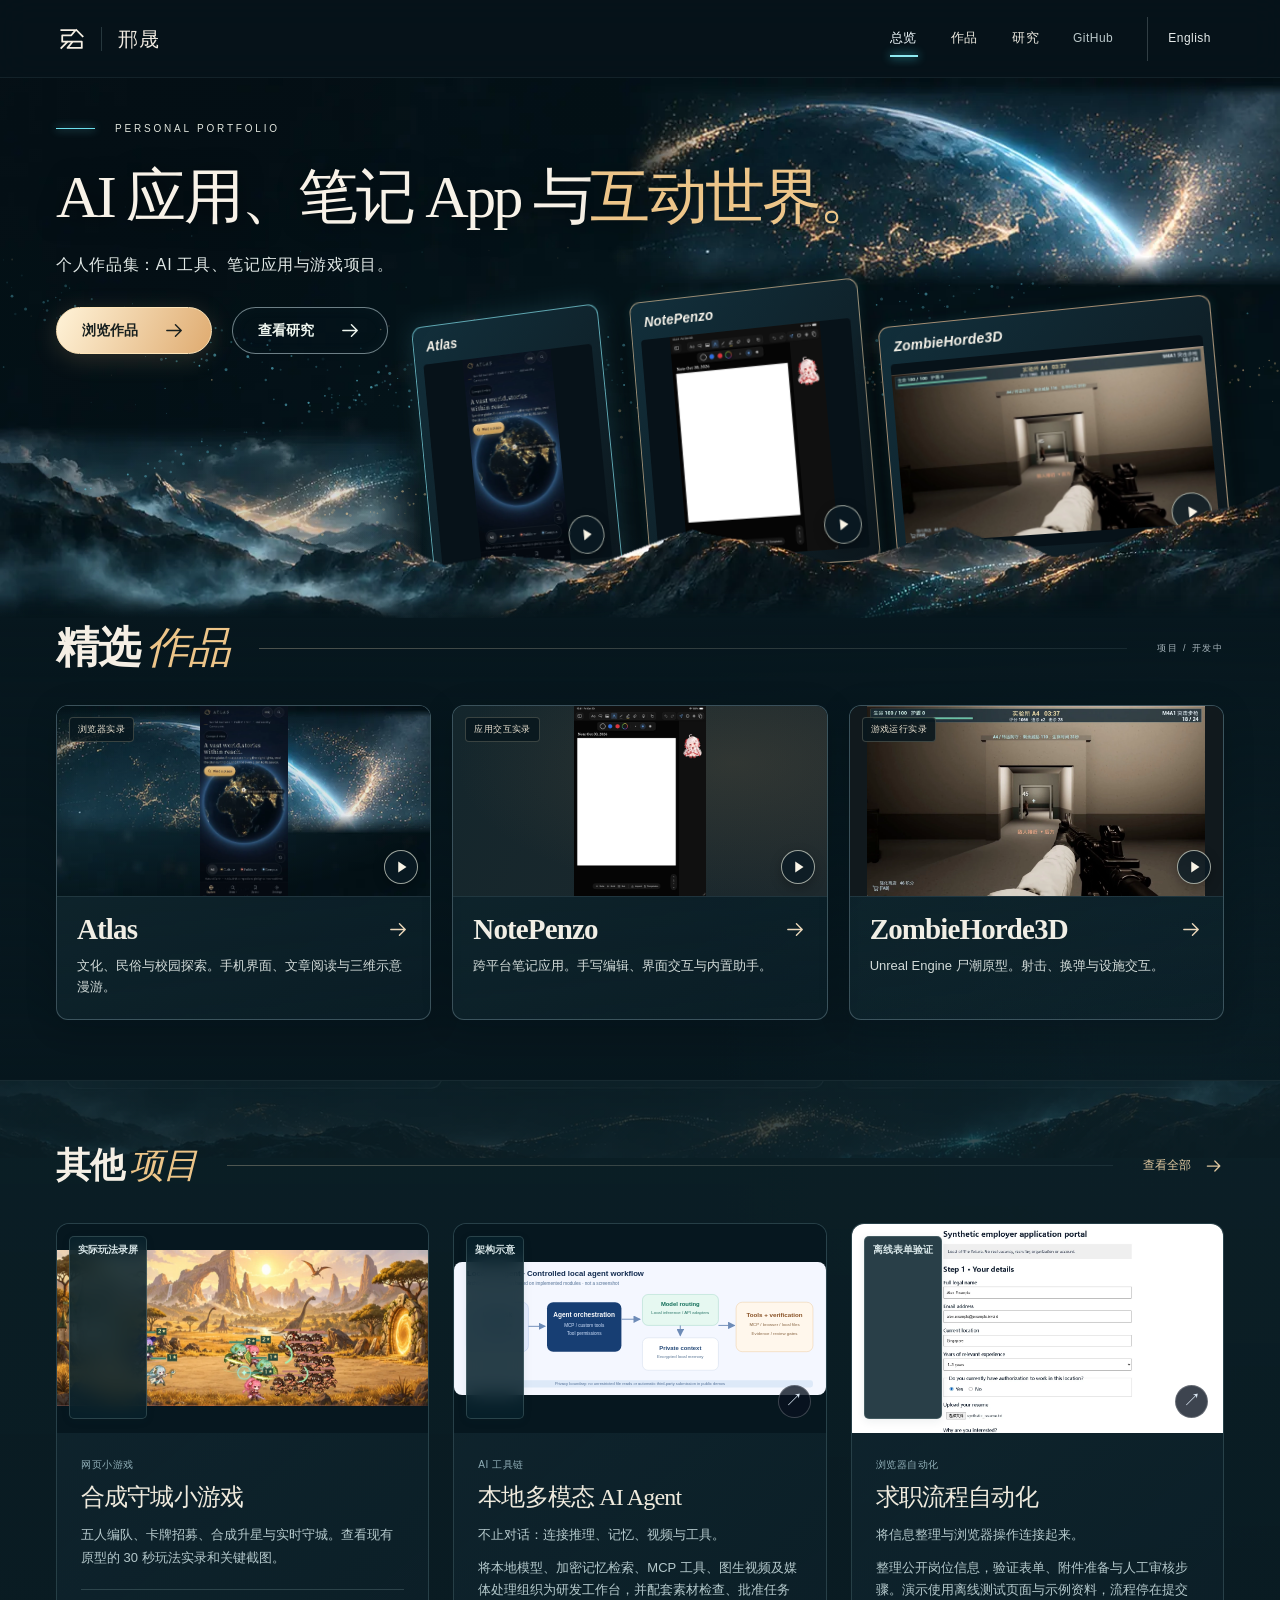
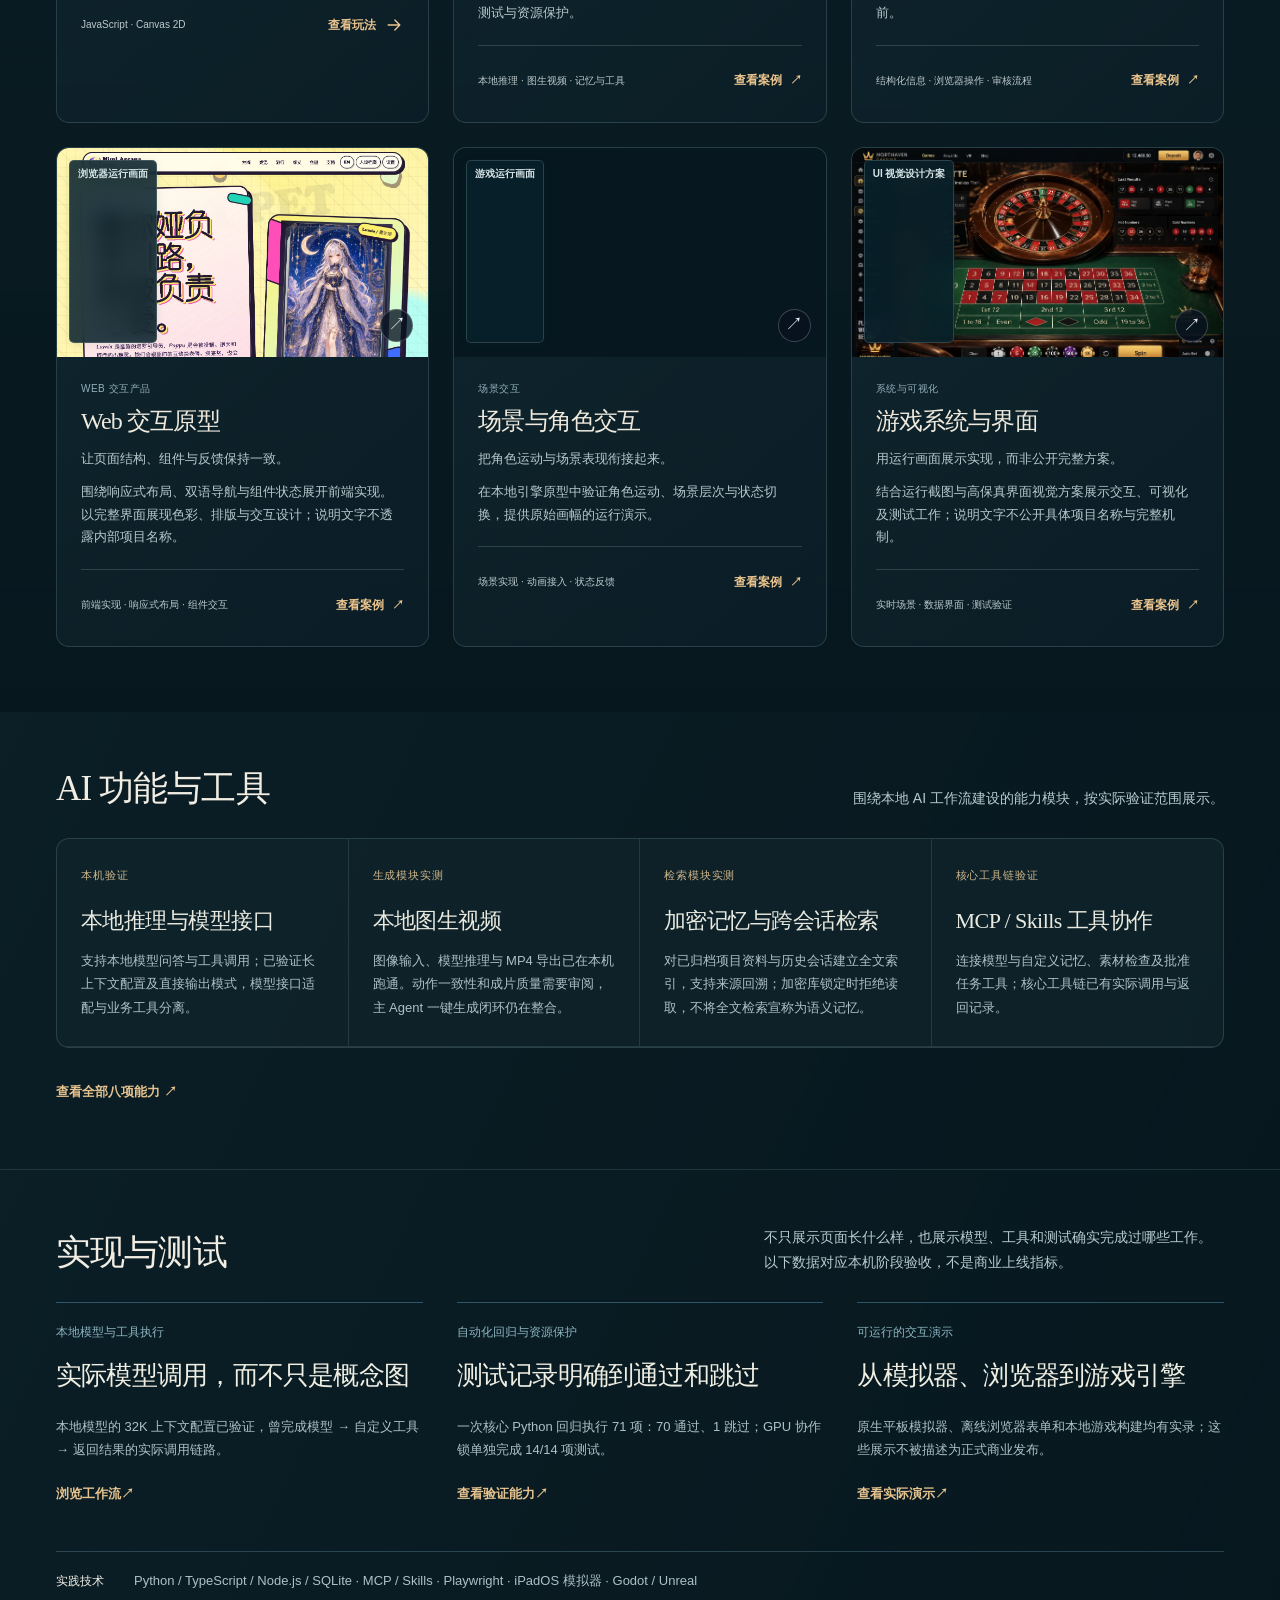
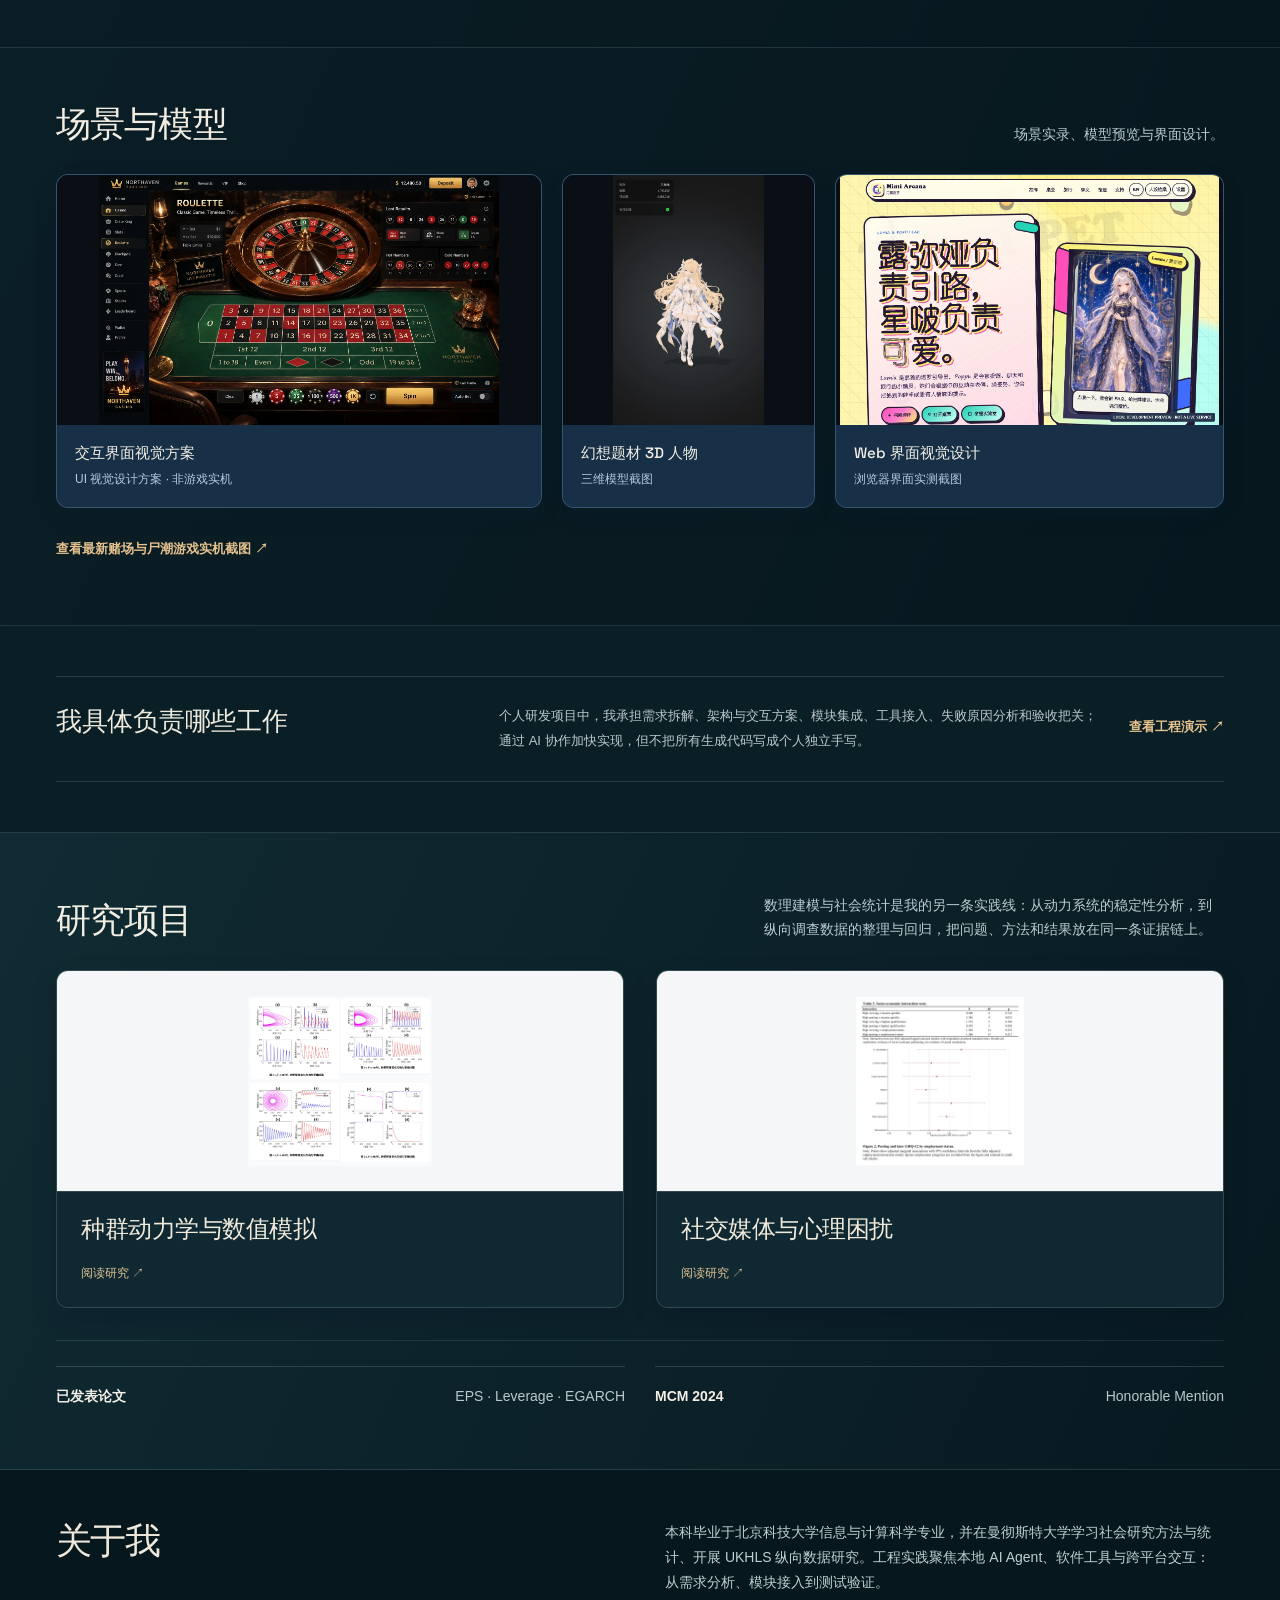
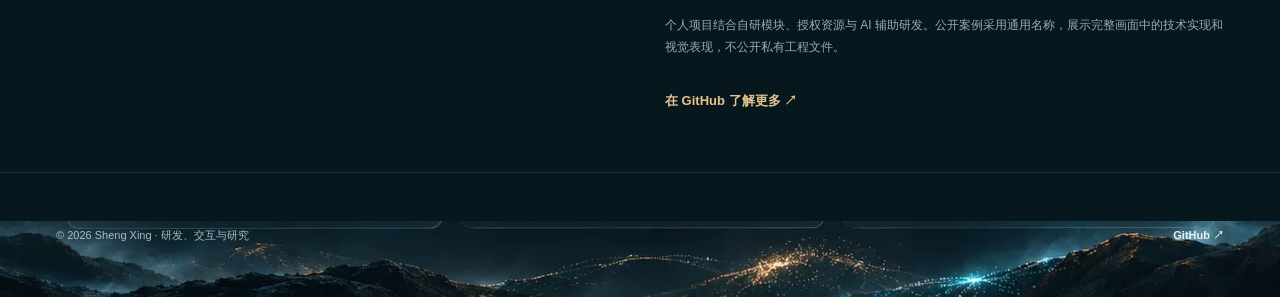
<file: zh.html>
<!DOCTYPE html>

<html data-portfolio-design="cinema-12" data-portfolio-refinement="11" data-portfolio-version="10" lang="zh-CN"><head>
<meta charset="utf-8"/><meta content="width=device-width,initial-scale=1" name="viewport"/><meta content="dark" name="color-scheme"/>
<meta content="strict-origin-when-cross-origin" name="referrer"/><meta content="邢晟的个人作品集：软件、AI 工具、游戏项目与研究。包含原始录屏和技术证据。" name="description"/><title>邢晟｜AI Agent、跨平台软件与交互作品</title>
<link href="https://derpytdm520.github.io/zh.html" rel="canonical"/>
<link href="https://derpytdm520.github.io/zh.html" hreflang="zh-CN" rel="alternate"/><link href="https://derpytdm520.github.io/index.html" hreflang="en" rel="alternate"/>
<link href="assets/portfolio-v8.css" rel="stylesheet"/><script defer="" src="assets/portfolio-v6.js"></script>
<link href="assets/portfolio-v10.css?v=20261115" rel="stylesheet"/><script defer="" src="assets/portfolio-v10.js?v=20261115"></script><link href="assets/portfolio-v11.css?v=20261116" rel="stylesheet"/><script defer="" src="assets/portfolio-v11.js?v=20261116"></script><link href="assets/portfolio-cinema.css?v=20261116a" rel="stylesheet"/><script defer="" src="assets/portfolio-cinema.js?v=20261116a"></script><link href="assets/webgame-showcase.css?v=20261116" rel="stylesheet"/></head><body class="page-home v10 v11 cinema" data-cinema="12">
<a class="skip-link" href="#main">跳至正文</a>
<header class="site-header"><div class="container header-inner"><a aria-label="Sheng Xing — 首页" class="brand" href="zh.html"><span class="brand-mark"><svg aria-hidden="true" fill="none" viewbox="0 0 36 36"><path d="M6 8h16l-5 6H7v7h22v7H13l5-6M23 8l7 7M6 28l7-7" stroke="currentColor" stroke-linecap="square" stroke-linejoin="round" stroke-width="2"></path></svg></span><span class="brand-name">邢晟</span></a>
<nav aria-label="主导航"><a aria-current="page" href="zh.html">总览</a><a href="demos-zh.html">作品</a><a href="academic-zh.html">研究</a><a aria-label="GitHub 个人主页（新标签页）" class="nav-github" href="https://github.com/DerpyTDM520" rel="noopener noreferrer" target="_blank">GitHub</a><a class="language" data-language="" href="index.html" lang="en">English</a></nav></div></header>
<main id="main"><section aria-labelledby="home-title" class="cinema-intro"><div aria-hidden="true" class="cinema-intro__sky"></div><canvas aria-hidden="true" class="cinema-dust"></canvas><div class="cinema-intro__inner container"><div class="cinema-intro__copy"><p class="cinema-kicker">PERSONAL PORTFOLIO</p><h1 id="home-title">AI 应用、笔记 App 与<span>互动世界。</span></h1><p class="cinema-description">个人作品集：AI 工具、笔记应用与游戏项目。</p><div class="cinema-actions"><a class="cinema-button cinema-button--gold" href="demos-zh.html">浏览作品<svg aria-hidden="true" fill="none" viewbox="0 0 24 24"><path d="M4 12h15m-6-6 6 6-6 6" stroke="currentColor" stroke-linecap="round" stroke-linejoin="round" stroke-width="1.5"></path></svg></a><a class="cinema-button cinema-button--ghost" href="academic-zh.html">查看研究<svg aria-hidden="true" fill="none" viewbox="0 0 24 24"><path d="M4 12h15m-6-6 6 6-6 6" stroke="currentColor" stroke-linecap="round" stroke-linejoin="round" stroke-width="1.5"></path></svg></a></div></div><div aria-label="项目实录" class="cinema-deck"><a aria-label="播放 Atlas · 浏览器实录" class="cinema-panel cinema-panel--atlas" data-video="assets/media/world-exploration-original-mobile-20261115.mp4" data-video-title="Atlas · 浏览器实录" href="assets/media/world-exploration-original-mobile-20261115.mp4"><span class="cinema-panel__name">Atlas</span><img alt="Atlas · 浏览器实录" decoding="async" fetchpriority="high" src="assets/media/world-exploration-original-mobile-poster.webp"/><span class="cinema-panel__play"><svg aria-hidden="true" fill="none" viewbox="0 0 24 24"><path d="m9 6 9 6-9 6V6Z" fill="currentColor"></path></svg></span></a><a aria-label="播放 NotePenzo · 应用交互实录" class="cinema-panel cinema-panel--notes" data-video="assets/media/tablet-interaction.mp4" data-video-title="NotePenzo · 应用交互实录" href="assets/media/tablet-interaction.mp4"><span class="cinema-panel__name">NotePenzo</span><img alt="NotePenzo · 应用交互实录" decoding="async" fetchpriority="auto" src="assets/media/tablet-editor.webp"/><span class="cinema-panel__play"><svg aria-hidden="true" fill="none" viewbox="0 0 24 24"><path d="m9 6 9 6-9 6V6Z" fill="currentColor"></path></svg></span></a><a aria-label="播放 ZombieHorde3D · 游戏运行实录" class="cinema-panel cinema-panel--zombie" data-video="assets/media/shooter-gameplay/m4-combat-20s.mp4" data-video-title="ZombieHorde3D · 游戏运行实录" href="assets/media/shooter-gameplay/m4-combat-20s.mp4"><span class="cinema-panel__name">ZombieHorde3D</span><img alt="ZombieHorde3D · 游戏运行实录" decoding="async" fetchpriority="auto" src="assets/media/shooter-gameplay/m4-combat-20s.webp"/><span class="cinema-panel__play"><svg aria-hidden="true" fill="none" viewbox="0 0 24 24"><path d="m9 6 9 6-9 6V6Z" fill="currentColor"></path></svg></span></a></div></div><div aria-hidden="true" class="cinema-intro__ridge"></div></section><section class="cinema-selected" id="projects"><div class="container"><div class="cinema-section-heading"><h2>精选<em>作品</em></h2><span aria-hidden="true" class="cinema-rule"></span><span class="cinema-section-note">项目 / 开发中</span></div><div class="cinema-feature-grid"><article class="cinema-project" data-project="atlas"><a aria-label="播放 Atlas · 浏览器实录" class="cinema-project__media" data-video="assets/media/world-exploration-original-mobile-20261115.mp4" data-video-title="Atlas · 浏览器实录" href="assets/media/world-exploration-original-mobile-20261115.mp4"><img alt="Atlas · 浏览器实录" decoding="async" loading="lazy" src="assets/media/world-exploration-original-mobile-poster.webp"/><span class="cinema-project__play"><svg aria-hidden="true" fill="none" viewbox="0 0 24 24"><path d="m9 6 9 6-9 6V6Z" fill="currentColor"></path></svg></span><span class="cinema-project__type">浏览器实录</span></a><div class="cinema-project__body"><h3><a href="demos-zh.html#mobile-world-exploration">Atlas<svg aria-hidden="true" fill="none" viewbox="0 0 24 24"><path d="M4 12h15m-6-6 6 6-6 6" stroke="currentColor" stroke-linecap="round" stroke-linejoin="round" stroke-width="1.5"></path></svg></a></h3><p>文化、民俗与校园探索。手机界面、文章阅读与三维示意漫游。</p></div></article><article class="cinema-project" data-project="notes"><a aria-label="播放 NotePenzo · 应用交互实录" class="cinema-project__media" data-video="assets/media/tablet-interaction.mp4" data-video-title="NotePenzo · 应用交互实录" href="assets/media/tablet-interaction.mp4"><img alt="NotePenzo · 应用交互实录" decoding="async" loading="lazy" src="assets/media/tablet-editor.webp"/><span class="cinema-project__play"><svg aria-hidden="true" fill="none" viewbox="0 0 24 24"><path d="m9 6 9 6-9 6V6Z" fill="currentColor"></path></svg></span><span class="cinema-project__type">应用交互实录</span></a><div class="cinema-project__body"><h3><a href="demos-zh.html#apps">NotePenzo<svg aria-hidden="true" fill="none" viewbox="0 0 24 24"><path d="M4 12h15m-6-6 6 6-6 6" stroke="currentColor" stroke-linecap="round" stroke-linejoin="round" stroke-width="1.5"></path></svg></a></h3><p>跨平台笔记应用。手写编辑、界面交互与内置助手。</p></div></article><article class="cinema-project" data-project="zombie"><a aria-label="播放 ZombieHorde3D · 游戏运行实录" class="cinema-project__media" data-video="assets/media/shooter-gameplay/m4-combat-20s.mp4" data-video-title="ZombieHorde3D · 游戏运行实录" href="assets/media/shooter-gameplay/m4-combat-20s.mp4"><img alt="ZombieHorde3D · 游戏运行实录" decoding="async" loading="lazy" src="assets/media/shooter-gameplay/m4-combat-20s.webp"/><span class="cinema-project__play"><svg aria-hidden="true" fill="none" viewbox="0 0 24 24"><path d="m9 6 9 6-9 6V6Z" fill="currentColor"></path></svg></span><span class="cinema-project__type">游戏运行实录</span></a><div class="cinema-project__body"><h3><a href="demos-zh.html#zombie">ZombieHorde3D<svg aria-hidden="true" fill="none" viewbox="0 0 24 24"><path d="M4 12h15m-6-6 6 6-6 6" stroke="currentColor" stroke-linecap="round" stroke-linejoin="round" stroke-width="1.5"></path></svg></a></h3><p>Unreal Engine 尸潮原型。射击、换弹与设施交互。</p></div></article></div></div></section><section class="cinema-more" id="more-projects"><div class="container"><div class="cinema-section-heading"><h2>其他<em>项目</em></h2><span aria-hidden="true" class="cinema-rule"></span><a href="demos-zh.html">查看全部<svg aria-hidden="true" fill="none" viewbox="0 0 24 24"><path d="M4 12h15m-6-6 6 6-6 6" stroke="currentColor" stroke-linecap="round" stroke-linejoin="round" stroke-width="1.5"></path></svg></a></div><div class="project-grid"><article class="project webgame-home-card"><a aria-label="查看合成守城网页小游戏" class="project-preview" href="demos-zh.html?field=games#webgame"><img alt="真实浏览器玩法：守军迎击来袭敌人" height="420" loading="lazy" src="assets/media/web-minigame/battle-scene.webp" width="1000"/><span class="media-type">实际玩法录屏</span></a><div class="project-body"><div class="project-meta"><span>网页小游戏</span></div><h3><a href="demos-zh.html?field=games#webgame">合成守城小游戏</a></h3><p>五人编队、卡牌招募、合成升星与实时守城。查看现有原型的 30 秒玩法实录和关键截图。</p><div class="project-bottom"><span>JavaScript · Canvas 2D</span><a href="demos-zh.html?field=games#webgame">查看玩法<svg aria-hidden="true" fill="none" viewbox="0 0 24 24"><path d="M5 12h14m-6-6 6 6-6 6" stroke="currentColor" stroke-linecap="round" stroke-linejoin="round" stroke-width="1.6"></path></svg></a></div></div></article><article class="project"><a aria-label="本地多模态 AI Agent" class="project-preview" href="demos-zh.html#agent"><img alt="本地 AI Agent 的模型、记忆、工具与检查模块示意" decoding="async" loading="lazy" src="assets/media/agent-architecture.svg?v=full7"/><span class="media-type">架构示意</span><span aria-hidden="true" class="preview-arrow">↗</span></a><div class="project-body"><div class="project-meta"><span>AI 工具链</span></div><h3><a href="demos-zh.html#agent">本地多模态 AI Agent</a></h3><p class="project-headline">不止对话：连接推理、记忆、视频与工具。</p><p>将本地模型、加密记忆检索、MCP 工具、图生视频及媒体处理组织为研发工作台，并配套素材检查、批准任务测试与资源保护。</p><div class="project-bottom"><span>本地推理 · 图生视频 · 记忆与工具</span><a href="demos-zh.html#agent">查看案例 <span aria-hidden="true">↗</span></a></div></div></article><article class="project"><a aria-label="求职流程自动化" class="project-preview" href="demos-zh.html#automation"><img alt="离线表单准备工作流示例" decoding="async" loading="lazy" src="assets/media/automation-form.webp?v=full7"/><span class="media-type">离线表单验证</span><span aria-hidden="true" class="preview-arrow">↗</span></a><div class="project-body"><div class="project-meta"><span>浏览器自动化</span></div><h3><a href="demos-zh.html#automation">求职流程自动化</a></h3><p class="project-headline">将信息整理与浏览器操作连接起来。</p><p>整理公开岗位信息，验证表单、附件准备与人工审核步骤。演示使用离线测试页面与示例资料，流程停在提交前。</p><div class="project-bottom"><span>结构化信息 · 浏览器操作 · 审核流程</span><a href="demos-zh.html#automation">查看案例 <span aria-hidden="true">↗</span></a></div></div></article><article class="project"><a aria-label="Web 交互原型" class="project-preview" href="demos-zh.html#web"><img alt="Web 原型的完整交互界面" decoding="async" loading="lazy" src="assets/media/web-landing.webp?v=full7"/><span class="media-type">浏览器运行画面</span><span aria-hidden="true" class="preview-arrow">↗</span></a><div class="project-body"><div class="project-meta"><span>Web 交互产品</span></div><h3><a href="demos-zh.html#web">Web 交互原型</a></h3><p class="project-headline">让页面结构、组件与反馈保持一致。</p><p>围绕响应式布局、双语导航与组件状态展开前端实现。以完整界面展现色彩、排版与交互设计；说明文字不透露内部项目名称。</p><div class="project-bottom"><span>前端实现 · 响应式布局 · 组件交互</span><a href="demos-zh.html#web">查看案例 <span aria-hidden="true">↗</span></a></div></div></article><article class="project"><a aria-label="场景与角色交互" class="project-preview" href="demos-zh.html#games"><img alt="实时场景交互的完整画面" decoding="async" loading="lazy" src="assets/media/scene-preview.webp?v=full7"/><span class="media-type">游戏运行画面</span><span aria-hidden="true" class="preview-arrow">↗</span></a><div class="project-body"><div class="project-meta"><span>场景交互</span></div><h3><a href="demos-zh.html#games">场景与角色交互</a></h3><p class="project-headline">把角色运动与场景表现衔接起来。</p><p>在本地引擎原型中验证角色运动、场景层次与状态切换，提供原始画幅的运行演示。</p><div class="project-bottom"><span>场景实现 · 动画接入 · 状态反馈</span><a href="demos-zh.html#games">查看案例 <span aria-hidden="true">↗</span></a></div></div></article><article class="project"><a aria-label="游戏系统与界面" class="project-preview" href="demos-zh.html#game-systems"><img alt="数据界面的完整运行截图" decoding="async" loading="lazy" src="assets/media/visual-concept.webp?v=full7"/><span class="media-type">UI 视觉设计方案</span><span aria-hidden="true" class="preview-arrow">↗</span></a><div class="project-body"><div class="project-meta"><span>系统与可视化</span></div><h3><a href="demos-zh.html#game-systems">游戏系统与界面</a></h3><p class="project-headline">用运行画面展示实现，而非公开完整方案。</p><p>结合运行截图与高保真界面视觉方案展示交互、可视化及测试工作；说明文字不公开具体项目名称与完整机制。</p><div class="project-bottom"><span>实时场景 · 数据界面 · 测试验证</span><a href="demos-zh.html#game-systems">查看案例 <span aria-hidden="true">↗</span></a></div></div></article></div></div></section><section class="capability-section" id="capability-preview"><div class="container"><div class="section-heading"><h2>AI 功能与工具</h2><p>围绕本地 AI 工作流建设的能力模块，按实际验证范围展示。</p></div><div class="capability-grid"><article class="capability" data-capability="local-inference"><div class="capability-top"><span>01</span><p>本机验证</p></div><h3>本地推理与模型接口</h3><p>支持本地模型问答与工具调用；已验证长上下文配置及直接输出模式，模型接口适配与业务工具分离。</p></article><article class="capability" data-capability="local-video"><div class="capability-top"><span>02</span><p>生成模块实测</p></div><h3>本地图生视频</h3><p>图像输入、模型推理与 MP4 导出已在本机跑通。动作一致性和成片质量需要审阅，主 Agent 一键生成闭环仍在整合。</p></article><article class="capability" data-capability="private-memory"><div class="capability-top"><span>03</span><p>检索模块实测</p></div><h3>加密记忆与跨会话检索</h3><p>对已归档项目资料与历史会话建立全文索引，支持来源回溯；加密库锁定时拒绝读取，不将全文检索宣称为语义记忆。</p></article><article class="capability" data-capability="tool-integration"><div class="capability-top"><span>04</span><p>核心工具链验证</p></div><h3>MCP / Skills 工具协作</h3><p>连接模型与自定义记忆、素材检查及批准任务工具；核心工具链已有实际调用与返回记录。</p></article></div><a class="text-link" href="demos-zh.html#agent-capabilities">查看全部八项能力 ↗</a></div></section><section class="proof-section" id="engineering-evidence"><div class="container">
<div class="section-heading"><h2>实现与测试</h2><p>不只展示页面长什么样，也展示模型、工具和测试确实完成过哪些工作。以下数据对应本机阶段验收，不是商业上线指标。</p></div>
<div class="proof-grid"><article class="proof-case"><div class="proof-top"><span>01</span><small>本地模型与工具执行</small></div><h3>实际模型调用，而不只是概念图</h3><p>本地模型的 32K 上下文配置已验证，曾完成模型 → 自定义工具 → 返回结果的实际调用链路。</p><a href="demos-zh.html#agent">浏览工作流 <span aria-hidden="true">↗</span></a></article><article class="proof-case"><div class="proof-top"><span>02</span><small>自动化回归与资源保护</small></div><h3>测试记录明确到通过和跳过</h3><p>一次核心 Python 回归执行 71 项：70 通过、1 跳过；GPU 协作锁单独完成 14/14 项测试。</p><a href="demos-zh.html#agent-capabilities">查看验证能力 <span aria-hidden="true">↗</span></a></article><article class="proof-case"><div class="proof-top"><span>03</span><small>可运行的交互演示</small></div><h3>从模拟器、浏览器到游戏引擎</h3><p>原生平板模拟器、离线浏览器表单和本地游戏构建均有实录；这些展示不被描述为正式商业发布。</p><a href="demos-zh.html">查看实际演示 <span aria-hidden="true">↗</span></a></article></div>
<div class="proof-stack"><strong>实践技术</strong><p>Python / TypeScript / Node.js / SQLite · MCP / Skills · Playwright · iPadOS 模拟器 · Godot / Unreal</p></div>
</div></section><section class="v10-visual-archive" id="visual-work"><div class="container">
<div class="section-heading"><h2>场景与模型</h2><p>场景实录、模型预览与界面设计。</p></div>
<div class="visual-wall-grid">
<figure class="visual-highlight spotlight">
<button aria-label="交互界面视觉方案" class="zoom-trigger" data-zoom-alt="交互界面视觉方案" data-zoom-image="assets/media/visual-concept.webp?v=full7" type="button">
<img alt="交互界面视觉方案" decoding="async" loading="lazy" src="assets/media/visual-concept.webp?v=full7"/>
<span aria-hidden="true" class="zoom-label">↗</span>
</button><figcaption><strong>交互界面视觉方案</strong><span>UI 视觉设计方案 · 非游戏实机</span></figcaption></figure>
<figure class="visual-highlight model-solo">
<button aria-label="幻想题材 3D 人物" class="zoom-trigger" data-zoom-alt="幻想题材 3D 人物" data-zoom-image="assets/media/model-01.webp?v=full7" type="button">
<img alt="幻想题材 3D 人物" decoding="async" loading="lazy" src="assets/media/model-01.webp?v=full7"/>
<span aria-hidden="true" class="zoom-label">↗</span>
</button><figcaption><strong>幻想题材 3D 人物</strong><span>三维模型截图</span></figcaption></figure>
<figure class="visual-highlight browser-visual">
<button aria-label="Web 界面视觉设计" class="zoom-trigger" data-zoom-alt="Web 界面视觉设计" data-zoom-image="assets/media/web-landing.webp?v=full7" type="button">
<img alt="Web 界面视觉设计" decoding="async" loading="lazy" src="assets/media/web-landing.webp?v=full7"/>
<span aria-hidden="true" class="zoom-label">↗</span>
</button><figcaption><strong>Web 界面视觉设计</strong><span>浏览器界面实测截图</span></figcaption></figure>
</div>
<a class="text-link" href="demos-zh.html#casino">查看最新赌场与尸潮游戏实机截图 ↗</a>
</div></section><section class="contribution-section"><div class="container"><div class="contribution-note"><h3>我具体负责哪些工作</h3><p>个人研发项目中，我承担需求拆解、架构与交互方案、模块集成、工具接入、失败原因分析和验收把关；通过 AI 协作加快实现，但不把所有生成代码写成个人独立手写。</p><a class="text-link" href="demos-zh.html#agent">查看工程演示 ↗</a></div></div></section><section class="research-band" id="research"><div class="container"><div class="section-heading"><h2>研究项目</h2><p>数理建模与社会统计是我的另一条实践线：从动力系统的稳定性分析，到纵向调查数据的整理与回归，把问题、方法和结果放在同一条证据链上。</p></div><div class="research-cards"><a class="research-preview" href="academic-zh.html#srtp"><img alt="种群动力学与数值模拟" loading="lazy" src="assets/research/research-srtp-07.webp"/><div><h3>种群动力学与数值模拟</h3><span>阅读研究 ↗</span></div></a><a class="research-preview" href="academic-zh.html#ukhls"><img alt="社交媒体与心理困扰" loading="lazy" src="assets/research/research-msc-05.webp"/><div><h3>社交媒体与心理困扰</h3><span>阅读研究 ↗</span></div></a></div><div class="recognition-row"><a href="academic-zh.html#publication"><strong>已发表论文</strong><span>EPS · Leverage · EGARCH</span></a><a href="academic-zh.html#recognition"><strong>MCM 2024</strong><span>Honorable Mention</span></a></div></div></section><section class="about-section container" id="about"><h2>关于我</h2><div><p>本科毕业于北京科技大学信息与计算科学专业，并在曼彻斯特大学学习社会研究方法与统计、开展 UKHLS 纵向数据研究。工程实践聚焦本地 AI Agent、软件工具与跨平台交互：从需求分析、模块接入到测试验证。</p><p class="small-copy">个人项目结合自研模块、授权资源与 AI 辅助研发。公开案例采用通用名称，展示完整画面中的技术实现和视觉表现，不公开私有工程文件。</p><a class="text-link" href="https://github.com/DerpyTDM520" rel="noopener noreferrer" target="_blank">在 GitHub 了解更多 ↗</a></div></section></main><footer class="site-footer"><div class="container footer-inner"><span>© 2026 Sheng Xing · 研发、交互与研究</span><a href="https://github.com/DerpyTDM520" rel="noopener noreferrer" target="_blank">GitHub <span aria-hidden="true">↗</span></a></div></footer>
<dialog aria-label="图片预览" class="lightbox" id="image-lightbox"><div class="lightbox-controls"><button aria-pressed="false" data-size-toggle="" type="button">原始尺寸</button><button aria-label="关闭图片预览" data-close-lightbox="" type="button">关闭 ×</button></div><div class="lightbox-scroll"><img alt=""/></div><p class="lightbox-caption"></p></dialog>
<dialog aria-labelledby="v10-cinema-title" class="v10-cinema" id="v10-cinema"><div class="v10-cinema-head"><h2 id="v10-cinema-title">项目录屏</h2><button aria-label="关闭视频" data-cinema-close=""><svg aria-hidden="true" viewbox="0 0 24 24"><path d="m6 6 12 12M18 6 6 18"></path></svg></button></div><video controls="" playsinline="" preload="none"></video><p>原始开发录屏，不表示产品已正式发行。</p></dialog></body></html>
</file>
<file: assets/portfolio-v8.css>
/* Shared presentation for the bilingual portfolio. No external font requests. */
:root{--ink:#142a43;--muted:#53667a;--accent:#2856d8;--line:#dce4ed;--paper:#fff;--soft:#f4f7fb;--radius:18px;--font:"Inter","Segoe UI","PingFang SC","Microsoft YaHei",Arial,sans-serif}
*{box-sizing:border-box}html{scroll-behavior:smooth;scroll-padding-top:110px}body{margin:0;background:var(--paper);color:var(--ink);font:16px/1.75 var(--font);-webkit-font-smoothing:antialiased}img,video{max-width:100%}img{height:auto}button,a{-webkit-tap-highlight-color:transparent}button{font:inherit}a{color:inherit;text-decoration:none}a:hover{color:var(--accent)}button,a{touch-action:manipulation}a:focus-visible,button:focus-visible,summary:focus-visible,video:focus-visible{outline:3px solid #2856d8;outline-offset:5px}h1,h2,h3,p,figure{margin:0}h1,h2,h3{text-wrap:balance}p{overflow-wrap:break-word}h1{font-size:clamp(42px,5.2vw,76px);line-height:1.14;letter-spacing:-.055em;font-weight:750}h2{font-size:clamp(29px,3.1vw,43px);line-height:1.3;letter-spacing:-.035em;font-weight:720}h3{font-size:24px;line-height:1.4;letter-spacing:-.02em}.container{width:min(1240px,calc(100% - 80px));margin-inline:auto}.skip-link{position:fixed;top:-100px;left:20px;z-index:100;padding:12px;background:white}.skip-link:focus{top:10px}.site-header{position:sticky;top:0;background:rgba(255,255,255,.97);border-bottom:1px solid var(--line);z-index:40}.header-inner{display:flex;align-items:center;justify-content:space-between;min-height:82px;gap:24px}.brand{display:flex;align-items:center;gap:16px;flex:none}.brand-mark{font-size:28px;font-weight:850;letter-spacing:-.08em}.brand-mark span{color:var(--accent)}.brand-name{font-size:15px;font-weight:600;border-left:1px solid var(--line);padding-left:16px}.site-header nav{display:flex;align-items:center;gap:30px;font-size:14px;font-weight:600}.site-header nav a{display:flex;min-height:44px;align-items:center;white-space:nowrap}.site-header nav a[aria-current]{color:var(--accent)}.site-header .language{border:1px solid var(--line);padding:0 15px;border-radius:9px;color:var(--ink)}
.lead{font-size:18px;line-height:1.9;color:var(--muted)}.small-copy{font-size:14px;line-height:1.85;color:var(--muted)}.actions{display:flex;gap:14px;flex-wrap:wrap;margin-top:30px}.button{display:inline-flex;align-items:center;justify-content:center;gap:24px;min-height:50px;padding:12px 21px;border-radius:9px;border:1px solid transparent;font-size:14px;font-weight:650;transition:transform .18s ease,background-color .18s ease}.button:hover{transform:translateY(-2px)}.button.primary{background:var(--accent);color:#fff}.button.primary:hover{background:#2045b5}.button.secondary{border-color:var(--line);background:#fff}.button.light{background:white;color:var(--ink);flex-shrink:0}.text-link{font-size:14px;font-weight:650;color:var(--accent);text-decoration:underline;text-underline-offset:5px}
.home-hero{display:grid;grid-template-columns:.93fr 1.07fr;gap:54px;align-items:center;padding-block:84px 80px}.hero-copy .lead{margin-top:27px;max-width:540px}.hero-byline{font-size:12px;color:var(--muted);margin-top:28px;letter-spacing:.01em}.hero-work{min-width:0}.hero-video{box-shadow:0 22px 60px rgba(28,49,81,.12);border:1px solid var(--line);border-radius:var(--radius);overflow:hidden}.hero-video figcaption{background:#fff;padding:18px 22px}.hero-video figcaption h3{font-size:16px}.hero-video figcaption p{font-size:12px;margin-top:4px}.hero-video .video-shell{border-radius:0}.track-band{background:var(--soft);border-block:1px solid var(--line)}.tracks{display:grid;grid-template-columns:repeat(3,1fr);gap:30px;padding-block:25px}.tracks>div{display:flex;gap:20px;align-items:center}.tracks span{font:600 12px/1 var(--font);color:var(--accent)}.tracks p{font-size:15px;font-weight:650}.content-section{padding:80px 0;border-bottom:1px solid var(--line)}.section-heading{display:grid;grid-template-columns:1fr 1fr;align-items:end;gap:50px;margin-bottom:38px}.section-heading>p{font-size:16px;line-height:1.85;color:var(--muted)}.project-grid{display:grid;grid-template-columns:repeat(2,minmax(0,1fr));gap:54px 30px}.project{min-width:0}.project-preview{display:block;position:relative;aspect-ratio:16/9;background:var(--soft);border-radius:var(--radius);overflow:hidden;border:1px solid var(--line)}.project-preview>img{display:block;width:100%;height:100%;object-fit:contain;transition:transform .35s ease}.project-preview:hover>img{transform:scale(1.025)}.project-preview.portrait-preview{background:#10161e}.project-preview img[src$=".svg"]{padding:22px;background:#f5f8fc}.media-type{position:absolute;left:14px;bottom:14px;max-width:calc(100% - 70px);padding:6px 11px;border-radius:7px;background:rgba(255,255,255,.96);color:var(--ink);font-size:11px;font-weight:650;box-shadow:0 2px 10px #132b3f15}.preview-arrow{position:absolute;right:14px;bottom:14px;display:grid;place-items:center;width:32px;height:32px;border-radius:50%;background:white;color:var(--accent)}.project-body{padding:21px 4px 0}.project-meta{display:flex;justify-content:space-between;gap:10px;color:var(--muted);font-size:12px;margin-bottom:9px}.project-body h3{font-size:26px}.project-headline{font-weight:600;color:var(--ink);margin:10px 0 7px}.project-body>p:not(.project-headline){font-size:14px;line-height:1.85;color:var(--muted)}.project-bottom{display:flex;justify-content:space-between;gap:15px;align-items:flex-start;border-top:1px solid var(--line);padding-top:16px;margin-top:20px;font-size:12px}.project-bottom>span{color:var(--muted)}.project-bottom>a{font-weight:650;white-space:nowrap;color:var(--accent)}
.research-band{padding:80px 0;background:var(--soft)}.research-cards{display:grid;grid-template-columns:1fr 1fr;gap:30px}.research-preview{display:block;border-radius:var(--radius);overflow:hidden;background:white;border:1px solid var(--line)}.research-preview>img{width:100%;height:285px;object-fit:contain;display:block;padding:25px;background:#fff}.research-preview>div{padding:22px 25px;border-top:1px solid var(--line)}.research-preview h3{font-size:22px;margin-bottom:5px}.research-preview span{font-size:13px;color:var(--accent)}.recognition-row{display:grid;grid-template-columns:1fr 1fr;gap:30px;margin-top:32px}.recognition-row a{display:flex;justify-content:space-between;gap:15px;border-top:1px solid var(--line);padding-top:18px;font-size:14px}.recognition-row span{color:var(--muted)}.about-section{display:grid;grid-template-columns:.85fr 1.15fr;gap:90px;padding-block:78px}.about-section>div>p{color:var(--muted)}.about-section .small-copy{margin:20px 0}.site-footer{border-top:1px solid var(--line)}.footer-inner{display:flex;justify-content:space-between;gap:20px;padding-block:26px;color:var(--muted);font-size:12px}.footer-inner a{font-weight:650;color:var(--ink)}
.page-hero{display:grid;grid-template-columns:1fr 1fr;gap:64px;align-items:center;padding-block:76px 54px}.page-hero h1{font-size:clamp(38px,4.4vw,64px);line-height:1.2}.page-hero .small-copy{margin-top:18px}.section-nav{display:flex;gap:8px;flex-wrap:wrap;padding:0 0 20px;border-bottom:1px solid var(--line)}.section-nav a{padding:10px 18px;background:var(--soft);font-size:13px;border-radius:7px;min-height:44px}.section-nav a:hover{background:#eaf0ff}.section-number{font-size:12px;letter-spacing:.04em;color:var(--accent);margin-bottom:18px;font-weight:650}.media-grid{display:grid;grid-template-columns:repeat(2,minmax(0,1fr));gap:28px}.media-figure{min-width:0}.media-figure.full{grid-column:1/-1}.zoom-trigger{position:relative;display:block;cursor:zoom-in;width:100%;padding:0;border:1px solid var(--line);border-radius:var(--radius);overflow:hidden;background:var(--soft);color:var(--ink)}.zoom-trigger>img{display:block;width:100%;aspect-ratio:16/10;object-fit:contain}.zoom-label{position:absolute;bottom:12px;right:12px;font-size:11px;padding:5px 9px;background:rgba(255,255,255,.96);border-radius:6px;opacity:0;transition:opacity .15s ease}.zoom-trigger:hover .zoom-label,.zoom-trigger:focus-visible .zoom-label{opacity:1}.media-figure figcaption{padding:18px 3px 0}.media-figure figcaption h3{font-size:19px;line-height:1.5}.media-figure figcaption p{font-size:13px;color:var(--muted);line-height:1.8;margin-top:5px}.video-shell{border-radius:var(--radius);overflow:hidden;background:#101820;border:1px solid var(--line)}.video-shell video{display:block;width:100%;aspect-ratio:16/10;object-fit:contain}.hero-video video{aspect-ratio:16/9}.feature-grid{grid-template-columns:1.35fr .85fr;align-items:start}.feature-grid .video-shell video,.feature-grid .zoom-trigger>img{aspect-ratio:16/9}.portrait-pair{max-width:1000px;margin-inline:auto;gap:45px}.portrait .video-shell,.portrait .zoom-trigger{background:#10161c}.portrait video,.portrait .zoom-trigger>img{aspect-ratio:720/1036;height:560px;object-fit:contain}.diagram .zoom-trigger>img{padding:18px;background:#f5f8fc}.media-figure.full .zoom-trigger>img{max-height:650px;aspect-ratio:16/10}.section-footnote{color:var(--muted);font-size:13px;margin-top:26px;line-height:1.9;max-width:980px}.model-grid{display:grid;grid-template-columns:repeat(3,minmax(0,1fr));gap:24px}.model .zoom-trigger>img{height:470px;aspect-ratio:auto;background:#1b1e20;object-fit:contain}.model figcaption h3{font-size:19px}.callout{background:#142a43;color:white;padding:57px 0}.callout-inner{display:flex;align-items:center;justify-content:space-between;gap:50px}.callout h2{font-size:32px;max-width:840px}.callout p{font-size:15px;color:#ced9e7;margin-top:13px;max-width:780px}.credits{padding-block:28px;color:var(--muted);font-size:12px}.credits details{max-width:1000px}.credits summary{cursor:pointer;font-size:13px;min-height:44px;display:flex;align-items:center}.credits p{margin-top:10px}.credits a{text-decoration:underline;text-underline-offset:4px}
.study-section{border-top:1px solid var(--line);padding:68px 0 78px}.study-section:nth-of-type(3){background:var(--soft)}.study-type{font-size:12px;color:var(--accent);font-weight:650;letter-spacing:.02em;margin-bottom:15px}.study-section h2{max-width:1030px}.study-subtitle{font-size:16px;color:var(--muted);margin-top:15px;max-width:1060px;line-height:1.8}.institution{font-size:13px;color:var(--muted);margin-top:7px}.study-intro{font-size:17px;line-height:1.95;max-width:1050px;margin-top:27px;color:var(--muted)}.study-method{display:grid;grid-template-columns:repeat(3,1fr);gap:30px;margin:34px 0 39px}.study-method article{border-top:2px solid #cad6e5;padding-top:18px}.study-method h3{font-size:15px;margin-bottom:8px}.study-method p{font-size:14px;color:var(--muted);line-height:1.85}.scholarly-grid{display:grid;grid-template-columns:repeat(2,minmax(0,1fr));gap:30px}.scholar-figure .zoom-trigger>img{height:340px;aspect-ratio:auto;object-fit:contain;padding:18px;background:#fff}.scholar-figure figcaption h3{font-size:17px}.scholar-figure figcaption p{font-size:12px}.more-figures{border:1px solid var(--line);border-radius:12px;padding:0 22px 24px;margin-top:38px;background:var(--paper)}.more-figures:not([open]){padding-bottom:0}.more-figures summary{cursor:pointer;padding-block:18px;font-size:14px;font-weight:650;min-height:56px}.sample-stats{display:grid;grid-template-columns:repeat(3,1fr);max-width:860px;gap:30px;margin-top:30px}.sample-stats div{border-left:2px solid var(--accent);padding-left:20px}.sample-stats strong{display:block;font-size:32px;line-height:1.35;letter-spacing:-.03em}.sample-stats span{display:block;color:var(--muted);font-size:12px;margin-top:5px}.data-source{font-size:13px;color:var(--muted);margin-top:14px}.data-source a{text-decoration:underline;text-underline-offset:4px}.publication-section{padding:72px 0;border-top:1px solid var(--line)}.publication-grid{display:grid;grid-template-columns:1fr 1fr;gap:60px;margin-top:35px}.publication-grid>article>h3{font-size:26px}.publication-grid>article>p{color:var(--muted);margin:17px 0 22px;font-size:15px;line-height:1.85}.certificate .zoom-trigger img{height:250px;object-fit:contain;padding:16px;background:white}.certificate figcaption h3{font-size:15px}.certificate figcaption{margin-bottom:18px}.closing{display:flex;justify-content:space-between;gap:48px;align-items:center;padding-block:45px 70px}.closing>p{font-size:21px;line-height:1.7;max-width:850px}.closing .button{flex:none}
.lightbox{border:1px solid var(--line);padding:0;width:min(1500px,96vw);max-width:96vw;max-height:95vh;border-radius:14px;background:#111b28;color:white;box-shadow:0 15px 80px #0005}.lightbox::backdrop{background:rgba(7,14,25,.8)}.lightbox-controls{display:flex;gap:10px;justify-content:flex-end;padding:10px 14px;border-bottom:1px solid #405165}.lightbox-controls button{font-size:13px;font-weight:600;padding:8px 15px;min-height:42px;border:1px solid #607187;background:#233549;color:white;border-radius:7px;cursor:pointer}.lightbox-scroll{overflow:auto;max-height:78vh}.lightbox-scroll img{display:block;width:auto;max-width:100%;max-height:76vh;object-fit:contain;margin:auto}.lightbox.natural .lightbox-scroll img{max-width:none;max-height:none;margin:0 auto}.lightbox-caption{font-size:13px;line-height:1.5;padding:10px 16px;color:#dbe6f0}.lightbox button[aria-pressed="true"]{background:#2856d8}
@media(min-width:1500px){.home-hero{padding-block:102px 90px}.hero-copy .lead{font-size:19px}}
@media(max-width:1050px){.container{width:calc(100% - 52px)}.home-hero{gap:32px}.home-hero h1{font-size:52px}.hero-copy .lead{font-size:16px}.page-hero{gap:35px}.page-hero h1{font-size:48px}.section-heading{gap:32px}.feature-grid{grid-template-columns:1fr 1fr}.study-method{gap:20px}.model .zoom-trigger>img{height:390px}.about-section{gap:40px}.site-header nav{gap:22px}}
@media(max-width:760px){.container{width:calc(100% - 40px)}.header-inner{min-height:74px;gap:12px}.brand-name{display:none}.site-header nav{gap:16px;font-size:12px}.site-header .language{padding:0 10px;min-height:38px}.brand-mark{font-size:26px}.home-hero{grid-template-columns:1fr;padding-block:45px 44px;gap:32px}.home-hero h1{font-size:clamp(43px,8.4vw,62px)}.hero-copy .lead{font-size:16px;margin-top:20px;max-width:650px}.hero-byline{margin-top:21px}.actions{margin-top:24px;gap:10px}.button{font-size:13px;min-height:48px;padding:11px 16px;gap:12px}.tracks{gap:12px;padding-block:19px}.tracks>div{display:block}.tracks p{font-size:12px;line-height:1.6;margin-top:6px}.content-section{padding-block:50px}.section-heading{grid-template-columns:1fr;gap:16px;margin-bottom:28px}.section-heading>p{font-size:15px}.project-grid{grid-template-columns:1fr;gap:35px}.project-body{padding-top:17px}.project-body h3{font-size:24px}.project-headline{font-size:15px}.project-bottom{font-size:11px;gap:12px}.research-band{padding-block:50px}.research-cards{grid-template-columns:1fr;gap:24px}.research-preview>img{height:255px}.recognition-row{grid-template-columns:1fr;gap:20px}.about-section{grid-template-columns:1fr;padding-block:48px;gap:20px}.about-section p{font-size:15px}.footer-inner{font-size:11px;gap:15px}.page-hero{grid-template-columns:1fr;gap:25px;padding-block:43px 35px}.page-hero h1{font-size:clamp(36px,7.7vw,54px);letter-spacing:-.04em}.page-hero .lead{font-size:16px}.page-hero .small-copy{font-size:12px}.section-nav{gap:7px;padding-bottom:22px}.section-nav a{padding:9px 12px;font-size:12px}.media-grid,.feature-grid{grid-template-columns:1fr;gap:26px}.media-figure figcaption h3{font-size:18px}.portrait-pair{grid-template-columns:1fr 1fr;gap:18px}.portrait video,.portrait .zoom-trigger>img{height:380px}.portrait figcaption h3{font-size:16px}.portrait figcaption p{font-size:12px}.model-grid{grid-template-columns:1fr;gap:29px}.model .zoom-trigger>img{height:460px}.callout{padding-block:42px}.callout-inner{display:block}.callout h2{font-size:29px}.callout .button{margin-top:23px}.study-section{padding-block:45px}.study-subtitle{font-size:15px}.study-intro{font-size:16px;margin-top:22px}.study-method{grid-template-columns:1fr;gap:22px;margin-block:28px}.scholarly-grid{grid-template-columns:1fr;gap:26px}.scholar-figure .zoom-trigger>img{height:310px;padding:12px}.more-figures{padding-inline:15px}.more-figures summary{font-size:13px}.sample-stats{gap:15px}.sample-stats div{padding-left:12px}.sample-stats strong{font-size:27px}.sample-stats span{font-size:11px}.publication-section{padding-block:45px}.publication-grid{grid-template-columns:1fr;gap:42px}.closing{display:block;padding-block:30px 45px}.closing>p{font-size:19px}.closing .button{margin-top:24px}.zoom-label{opacity:1;font-size:10px}.lightbox-controls{padding:8px}.lightbox-controls button{font-size:12px;min-height:42px}.lightbox-caption{font-size:12px}}
@media(max-width:380px){.container{width:calc(100% - 30px)}.header-inner{flex-wrap:wrap;padding-block:10px;gap:0;min-height:86px}.brand{width:100%;justify-content:center}.brand-mark{font-size:22px;line-height:1.2}.site-header nav{width:100%;justify-content:space-between;gap:9px;font-size:12px}.site-header .language{padding:0 8px;min-height:34px}.site-header nav a{min-height:40px}.home-hero h1{font-size:40px}.page-hero h1{font-size:35px}.portrait-pair{grid-template-columns:1fr}.portrait video,.portrait .zoom-trigger>img{height:440px}.sample-stats{gap:9px}.sample-stats strong{font-size:23px}.sample-stats div{padding-left:9px}.sample-stats span{font-size:10px}.recognition-row a{flex-direction:column;gap:4px}.footer-inner{display:block}.footer-inner a{display:inline-block;margin-top:8px}}
@media(prefers-reduced-motion:reduce){html{scroll-behavior:auto}*,*::before,*::after{transition:none!important;animation:none!important}.button:hover,.project-preview:hover>img{transform:none}}

/* Keep the featured caption's spacing independent of the shared gallery captions. */
.hero-work .hero-video figcaption{padding:18px 22px 20px}
.hero-work .hero-video figcaption h3{font-size:16px;line-height:1.5}
.hero-work .hero-video figcaption p{font-size:12px;line-height:1.7;margin-top:5px}
@media(max-width:760px){.hero-work .hero-video figcaption{padding:16px 18px 18px}.hero-work .hero-video figcaption h3{font-size:15px}}

/* Capability index within the existing visual system. */
.capability-section{padding:64px 0;background:#f4f7fb;border-bottom:1px solid #dce4ed}.capability-grid{display:grid;grid-template-columns:repeat(2,minmax(0,1fr));gap:22px}.capability{background:white;padding:25px;border:1px solid #dce4ed;border-radius:14px;min-width:0}.capability-top{display:flex;justify-content:space-between;gap:14px;font-size:11px;color:#53667a;margin-bottom:12px}.capability-top>span{color:#2856d8;font-weight:700}.capability h3{font-size:21px;margin-bottom:10px;line-height:1.45}.capability>p{font-size:14px;line-height:1.85;color:#53667a}.capability-section .text-link{display:inline-block;margin-top:25px}.feature-grid .video-shell video,.feature-grid .zoom-trigger>img,.hero-video video{aspect-ratio:1000/380}.project-preview img[src$=".svg"]{padding:15px}.media-figure .zoom-trigger>img[src*="scene-"]{aspect-ratio:1000/380}.media-figure .zoom-trigger>img[src*="interface-chart"]{aspect-ratio:1280/555}@media(max-width:760px){.capability-section{padding:42px 0}.capability-grid{grid-template-columns:1fr;gap:16px}.capability{padding:21px}.capability h3{font-size:20px}}

/* Capability index within the existing visual system. */
.capability-section{padding:64px 0;background:#f4f7fb;border-bottom:1px solid #dce4ed}.capability-grid{display:grid;grid-template-columns:repeat(2,minmax(0,1fr));gap:22px}.capability{background:white;padding:25px;border:1px solid #dce4ed;border-radius:14px;min-width:0}.capability-top{display:flex;justify-content:space-between;gap:14px;font-size:11px;color:#53667a;margin-bottom:12px}.capability-top>span{color:#2856d8;font-weight:700}.capability h3{font-size:21px;margin-bottom:10px;line-height:1.45}.capability>p{font-size:14px;line-height:1.85;color:#53667a}.capability-section .text-link{display:inline-block;margin-top:25px}.feature-grid .video-shell video,.feature-grid .zoom-trigger>img,.hero-video video{aspect-ratio:1000/380}.project-preview img[src$=".svg"]{padding:15px}.media-figure .zoom-trigger>img[src*="scene-"]{aspect-ratio:1000/380}.media-figure .zoom-trigger>img[src*="interface-chart"]{aspect-ratio:1280/555}@media(max-width:760px){.capability-section{padding:42px 0}.capability-grid{grid-template-columns:1fr;gap:16px}.capability{padding:21px}.capability h3{font-size:20px}}

/* V7: full-frame media presentation. Render each asset at its native aspect ratio. */
.video-shell video,.hero-video video,.feature-grid .video-shell video,
.portrait video,.media-grid video{width:100%;height:auto;aspect-ratio:auto;max-height:none;object-fit:contain;background:#101820}
.zoom-trigger>img,.feature-grid .zoom-trigger>img,.media-figure.full .zoom-trigger>img,
.media-figure .zoom-trigger>img[src*="scene-"],.media-figure .zoom-trigger>img[src*="interface-chart"],
.portrait .zoom-trigger>img{width:100%;height:auto;aspect-ratio:auto;max-height:none;object-fit:contain}
.project-preview>img{object-fit:contain}
.model .zoom-trigger>img{width:100%;height:470px;object-fit:contain;max-height:none;aspect-ratio:auto}
.visual-wall{padding:72px 0 84px;background:#fff;border-bottom:1px solid #dce4ed}
.visual-wall-grid{display:grid;grid-template-columns:1.45fr .85fr;grid-template-rows:minmax(290px,auto) minmax(290px,auto);gap:22px}
.visual-highlight{min-width:0;border:1px solid #dce4ed;border-radius:18px;overflow:hidden;background:#fff;display:flex;flex-direction:column;box-shadow:0 8px 28px rgba(17,43,76,.055)}
.visual-highlight .zoom-trigger{border:0;border-radius:0;display:flex;flex:1;min-height:0;align-items:center;justify-content:center;background:#f3f6fa}
.visual-highlight .zoom-trigger img{display:block;width:100%;height:100%;max-height:100%;object-fit:contain;aspect-ratio:auto}
.visual-highlight .zoom-trigger:hover img{transform:none}
.visual-highlight.model-solo{grid-column:2;grid-row:1/3}
.visual-highlight.model-solo .zoom-trigger{background:#1a1d22}
.visual-highlight figcaption{display:flex;justify-content:space-between;align-items:center;gap:12px;flex-wrap:wrap;padding:14px 18px 18px;font-size:13px;color:#52657c}
.visual-highlight figcaption strong{font-size:15px;color:#172e4b}
.visual-wall .text-link{display:inline-block;margin-top:26px}
.web-full-preview,.concept-full-preview{margin-top:29px}
.web-full-preview .visual-highlight .zoom-trigger img,
.concept-full-preview .visual-highlight .zoom-trigger img{height:auto;max-height:760px;width:100%;object-fit:contain}
.web-full-preview .visual-highlight .zoom-trigger,.concept-full-preview .visual-highlight .zoom-trigger{height:auto;min-height:0}
@media(max-width:760px){
 .visual-wall{padding:46px 0 56px}
 .visual-wall-grid{grid-template-columns:1fr;grid-template-rows:auto;gap:20px}
 .visual-highlight.model-solo{grid-column:auto;grid-row:auto}
 .visual-highlight .zoom-trigger{flex:none}
 .visual-highlight .zoom-trigger img{height:auto;max-height:490px}
 .visual-highlight.model-solo .zoom-trigger img{height:auto;max-height:650px}
 .portrait video,.portrait .zoom-trigger>img{height:auto;max-height:none}
 .model .zoom-trigger>img{height:auto;max-height:680px}
 .visual-highlight figcaption{align-items:flex-start}
}

/* V8 recruiter-readiness: observable engineering evidence, no invented badges or metrics. */
.proof-section{padding:70px 0 74px;background:#f3f7fc;border-bottom:1px solid #dce4ed}
.proof-grid{display:grid;grid-template-columns:repeat(3,minmax(0,1fr));gap:18px}
.proof-case{padding:23px 24px;background:#fff;border:1px solid #d9e3ef;border-radius:15px;display:flex;flex-direction:column;min-width:0;transition:border-color .16s ease,box-shadow .16s ease}
.proof-case:hover{border-color:#c1d2ec;box-shadow:0 10px 28px rgba(25,48,83,.06)}
.proof-top{display:flex;justify-content:space-between;gap:12px;margin-bottom:17px;align-items:center}
.proof-top span{color:#2856d8;font-size:12px;font-weight:750}
.proof-top small{color:#61748b;font-size:11px;text-align:right}
.proof-case h3{font-size:19px;line-height:1.5;letter-spacing:-.015em}
.proof-case>p{color:#53667a;font-size:13px;line-height:1.9;margin-top:9px;flex:1}
.proof-case>a{color:#2856d8;font-size:13px;font-weight:650;margin-top:21px;align-self:flex-start}
.proof-stack{display:flex;gap:19px;align-items:baseline;border-top:1px solid #dce4ed;margin-top:27px;padding-top:17px;color:#52677f;font-size:12px;line-height:1.7}
.proof-stack strong{font-size:12px;white-space:nowrap;color:#1b3c62}
.contribution-section{padding:0 0 74px;background:#fff}
.contribution-note{display:grid;grid-template-columns:1fr 1.45fr auto;gap:27px;align-items:start;padding:27px 0;border-top:1px solid #dce4ed;border-bottom:1px solid #dce4ed}
.contribution-note h3{font-size:19px;letter-spacing:-.01em}
.contribution-note p{font-size:13px;line-height:1.9;color:#52677f}
.contribution-note a{font-size:12px;white-space:nowrap}
.detail-band{background:#f4f7fb;padding:20px 0 62px;border-bottom:1px solid #dce4ed}
.validation-header{display:grid;grid-template-columns:1fr 1.2fr;gap:28px;align-items:end;padding-bottom:21px;border-bottom:1px solid #d7e1ed}
.validation-header h3{font-size:25px}
.validation-header p{font-size:13px;line-height:1.8;color:#53667a}
.validation-grid{display:grid;grid-template-columns:repeat(2,minmax(0,1fr));gap:0 40px}
.validation-row{padding:24px 0;border-bottom:1px solid #dce4ed;min-width:0}
.validation-row h3{font-size:18px}
.validation-row p{font-size:13px;line-height:1.9;color:#52677f;margin-top:6px}
.validation-row span{display:inline-block;color:#2a538e;font-size:11px;margin-top:10px}
@media(max-width:1050px){.proof-grid{gap:12px}.proof-case{padding:19px}.proof-case h3{font-size:18px}.contribution-note{grid-template-columns:1fr 2fr;gap:18px}.contribution-note a{grid-column:2}}
@media(max-width:760px){.proof-section{padding:46px 0 53px}.proof-grid{grid-template-columns:1fr;gap:14px}.proof-case{padding:21px}.proof-stack{display:block}.proof-stack p{margin-top:8px}.contribution-section{padding-bottom:45px}.contribution-note{grid-template-columns:1fr;padding:23px 0;gap:12px}.contribution-note a{grid-column:1}.detail-band{padding:0 0 45px}.validation-header{grid-template-columns:1fr;gap:12px}.validation-grid{grid-template-columns:1fr}.validation-row{padding:22px 0}}
</file>
<file: assets/portfolio-v10.css>
/* Portfolio V10: a coherent, media-led digital atelier. Original project pixels stay intact. */
@font-face{font-family:Space Grotesk;src:url('./fonts/SpaceGrotesk-Variable.ttf') format('truetype');font-weight:300 700;font-style:normal;font-display:swap}
:root{--v-bg:#080c12;--v-surface:#0f151e;--v-surface-hi:#161f2b;--v-ink:#ecf0f5;--v-muted:#a5b1c0;--v-dim:#758395;--v-line:#c5d8f21c;--v-accent:#9ad6d7;--v-font:'Space Grotesk','Segoe UI','PingFang SC','Microsoft YaHei',sans-serif;--v-body:Inter,'Segoe UI','PingFang SC','Microsoft YaHei',sans-serif;--v-ease:cubic-bezier(.16,1,.3,1)}
html:has(body.v10){scroll-padding-top:106px;background:var(--v-bg);color-scheme:dark}
body.v10{--ink:var(--v-ink);--muted:var(--v-muted);--line:var(--v-line);--soft:var(--v-surface);--accent:var(--v-accent);--font:var(--v-body);--radius:14px;margin:0;background:var(--v-bg);color:var(--v-ink);font-family:var(--v-body);font-size:16px;line-height:1.65;overflow-x:clip;-webkit-font-smoothing:antialiased}
.v10 *, .v10 *::before,.v10 *::after{box-sizing:border-box}
.v10 ::selection{background:#9ad6d74d;color:#fff}
.v10 :is(h1,h2,h3,h4){font-family:var(--v-font);font-weight:500;color:var(--v-ink);text-wrap:balance}
.v10 :is(p,span,a,button){overflow-wrap:break-word}
.v10 a{color:inherit}
.v10 :focus-visible{outline:2px solid var(--v-accent);outline-offset:5px}
.v10 .container{width:min(1240px,calc(100% - 96px));margin-inline:auto}
.v10 img,.v10 video{max-width:100%}
.v10 [hidden]{display:none!important}
.v10 .skip-link{background:var(--v-accent);color:#081018;border-radius:8px}
body.v10 .site-header{position:sticky;top:0;z-index:60;background:#080c12eb!important;border-bottom:1px solid var(--v-line);backdrop-filter:blur(20px)!important;-webkit-backdrop-filter:blur(20px)!important}
.v10 .header-inner{min-height:84px;display:flex;justify-content:space-between;align-items:center;gap:32px}
.v10 .brand{gap:13px;color:var(--v-ink);min-height:44px}
.v10 .brand-mark{width:32px;height:32px;display:block;font-size:0;color:var(--v-accent)}
.v10 .brand-mark svg{display:block;width:32px;height:32px}
.v10 .brand-name{font:500 18px/1.2 var(--v-font);letter-spacing:-.03em;display:inline}
.v10 .site-header nav{display:flex;align-items:center;gap:30px;font:400 13px/1.3 var(--v-body)}
.v10 .site-header nav a{min-height:44px;display:flex;align-items:center;color:var(--v-muted);transition:color .2s}
.v10 .site-header nav a:hover,.v10 .site-header nav a[aria-current]{color:var(--v-ink)}
.v10 .site-header nav a[aria-current]{position:relative}
.v10 .site-header nav a[aria-current]::after{content:'';position:absolute;bottom:4px;left:0;width:14px;height:2px;background:var(--v-accent)}
.v10 .site-header .language{border:1px solid var(--v-line);background:#ffffff04;border-radius:7px;padding:0 13px;min-height:36px;font-size:12px;color:var(--v-ink)}
.v10 .site-header .nav-github{font-size:12px;color:var(--v-muted);padding-left:18px;border-left:1px solid var(--v-line)}
.v10-hero{display:grid;grid-template-columns:1.04fr 1fr;gap:40px;align-items:center;min-height:660px;padding-block:72px 74px;position:relative}
.v10-hero::before{content:'';position:absolute;right:-40px;top:0;width:600px;height:600px;background:radial-gradient(ellipse,#548fa011,transparent 68%);pointer-events:none;z-index:-1}
.v10-hero-copy{position:relative;z-index:2}
.v10 .v10-hero h1{font-family:var(--v-font);font-size:clamp(52px,5.8vw,84px);font-weight:500;line-height:1.04;letter-spacing:-.065em;margin:0;max-width:720px;text-wrap:initial}
.v10 .v10-hero h1 span{color:#98a9bb}
.v10 .v10-hero-copy>p{font-size:17px;line-height:1.8;color:var(--v-muted);margin:28px 0 0;max-width:420px}
.v10-hero-actions{display:flex;align-items:center;gap:26px;flex-wrap:wrap;margin-top:34px}
.v10-primary{display:inline-flex;align-items:center;justify-content:center;gap:25px;background:#dcecef;color:#101a22!important;border:1px solid transparent;padding:13px 20px;min-height:49px;font-size:13px;font-weight:600;text-decoration:none;border-radius:8px;transition:background .2s,transform .2s;box-shadow:0 4px 22px #9ad6d710}
.v10-primary:hover{background:#fff;transform:translateY(-2px)}
.v10-primary svg,.v10-text-link svg,.v10-index-bar svg,.v10 .project-bottom svg{width:20px;height:20px;flex:none}
.v10-text-link{display:inline-flex;align-items:center;gap:9px;min-height:44px;text-decoration:none;color:var(--v-muted)!important;font-size:13px}
.v10-text-link:hover{color:#fff!important}
.v10-disciplines{display:flex;align-items:center;gap:0;margin-top:52px;color:#8d9bab;font-size:11px;line-height:1.45}
.v10-disciplines span+span{border-left:1px solid #d4e3fa2b;margin-left:15px;padding-left:15px}
.v10-stage{position:relative;min-height:450px;display:grid;grid-template-columns:minmax(0,1fr) 166px;gap:18px;align-items:center;padding:22px 6px 30px 12px;isolation:isolate}
.v10-stage::before{content:'';position:absolute;inset:18px -20px 0 0;background:linear-gradient(90deg,#a5d1df0e 1px,transparent 1px),linear-gradient(#a5d1df0e 1px,transparent 1px);background-size:48px 48px;mask-image:radial-gradient(ellipse,#000 18%,transparent 72%);z-index:-2}
.v10-stage::after{content:'';position:absolute;inset:5% 0 -3%;border-radius:50%;background:radial-gradient(ellipse at 67% 50%,#688cbe17,transparent 65%);z-index:-1}
.v10-stage-track{position:absolute;left:22px;right:0;top:20%;height:60%;border:1px solid #98c0d00c;border-radius:150px;transform:rotate(-18deg);z-index:-1}
.v10-landscape{transform:translateY(30px);background:#101824;border:1px solid #b8d5ed26;border-radius:12px;padding:6px;box-shadow:0 25px 55px #0007}
.v10-media-open{display:block;position:relative;width:100%;padding:0;border:0;border-radius:7px;background:#090e15;overflow:hidden;cursor:pointer}
.v10-media-open img{width:100%;height:auto;display:block;object-fit:contain;transition:filter .3s}
.v10-media-open:hover img{filter:brightness(1.07)}
.v10-play{position:absolute;bottom:12px;left:12px;display:grid;place-items:center;width:39px;height:39px;color:#fff;border-radius:50%;border:1px solid #ffffff60;background:#0a1328a6;backdrop-filter:blur(8px);transition:transform .3s,background .3s}
.v10-play svg{width:22px;height:22px}.v10-media-open:hover .v10-play{transform:scale(1.08);background:#2c4259dd}
.v10-stage-caption{display:flex;justify-content:space-between;gap:8px;padding:13px 8px 8px;color:#c9d3df;font-size:11px;line-height:1.5}
.v10-stage-caption span:last-child{color:#8b9aaf;font-size:9px}
.v10-phone{width:166px;padding:6px;background:linear-gradient(135deg,#2a394b,#111a25);border:1px solid #758da66e;border-radius:24px;box-shadow:0 25px 55px #0007;transform:translateY(-8px)}
.v10-phone .v10-media-open{border-radius:18px}.v10-phone .v10-play{bottom:19px;left:calc(50% - 20px)}
.v10-stage-bottom{position:absolute;left:22px;bottom:10px;display:flex;align-items:center;gap:12px;color:#8296aa;font-size:10px}
.v10-stage-bottom p{margin:0}.v10-line{width:29px;height:1px;background:#7aaeb080}
.v10-index-bar{display:flex;align-items:center;justify-content:space-between;gap:20px;min-height:80px;border-top:1px solid var(--v-line);border-bottom:1px solid var(--v-line);font-size:11px;color:#8f9eaf}
.v10-index-bar>span:first-child{color:#d5e2ef;font-weight:500}.v10-index-bar a{display:flex;align-items:center;gap:11px;min-height:44px;text-decoration:none;color:var(--v-accent)}
.v10 .content-section{padding:82px 0;border-bottom:1px solid var(--v-line);background:transparent}
.v10 .section-heading{display:grid;grid-template-columns:1.1fr 1fr;align-items:end;gap:70px;margin-bottom:40px}
.v10 .section-heading h2{font-size:clamp(27px,3.2vw,43px);font-weight:500;line-height:1.2;letter-spacing:-.045em;margin:0}
.v10 .section-heading>p{font-size:14px;line-height:1.8;color:var(--v-muted);max-width:460px;justify-self:end}
.v10 .project-grid{display:grid;grid-template-columns:repeat(2,minmax(0,1fr));gap:32px 30px}
.v10 .project{border:1px solid var(--v-line);border-radius:13px;overflow:hidden;background:linear-gradient(145deg,#121b27,#0e151e);transition:border-color .25s,transform .3s;min-width:0}
.v10 .project:hover{border-color:#8fc7cf55;transform:translateY(-4px)}
.v10 .project-preview{border:0;border-radius:0;background:#080d15;position:relative;aspect-ratio:16/8.8;overflow:hidden;display:grid;place-items:center}
.v10 .project-preview>img{display:block;width:100%;height:100%;object-fit:contain;transform:none!important;max-width:100%}
.v10 .project-preview .preview-arrow{right:15px;bottom:15px;color:#dce9f5;background:#091320c9;border:1px solid #ffffff35;width:33px;height:33px;display:grid;place-items:center;font-size:18px}
.v10 .media-type{position:absolute;left:14px;top:14px;font-size:10px;padding:5px 8px;background:#091320c9;color:#dfebf3;border:1px solid #ffffff1f;backdrop-filter:blur(10px);border-radius:5px}
.v10 .project-body{padding:25px 25px 22px}
.v10 .project-meta{color:#90afb8;font-size:10px;letter-spacing:.06em;text-transform:uppercase;display:flex;justify-content:space-between;gap:8px;margin-bottom:10px}
.v10 .project-body h3{font-size:25px;font-weight:500;letter-spacing:-.035em;line-height:1.2;margin:0 0 12px}
.v10 .project-body h3 a{text-decoration:none}
.v10 .project-headline{font-size:13px;color:#d3dce6;font-weight:400;line-height:1.6;margin:0 0 10px}
.v10 .project-body>p:not(.project-headline){font-size:13px;line-height:1.75;color:var(--v-muted);margin:0}
.v10 .project-bottom{margin-top:24px;border-top:1px solid var(--v-line);padding-top:17px;display:flex;justify-content:space-between;align-items:center;gap:16px;font-size:10px;line-height:1.5;color:#7f91a5}
.v10 .project-bottom>a{display:flex;align-items:center;gap:8px;min-height:35px;color:var(--v-accent);font-size:12px;white-space:nowrap;text-decoration:none}
.v10 .v10-project-mobile{grid-column:1/-1;display:grid;grid-template-columns:minmax(220px,.72fr) 1.28fr;min-height:340px;background:radial-gradient(ellipse at 18% 52%,#344b6b33,transparent 50%),linear-gradient(120deg,#101925,#0d141f)}
.v10 .v10-project-mobile .project-preview{aspect-ratio:auto;height:100%;min-height:330px;background:transparent;padding:22px}
.v10 .v10-project-mobile .project-preview img{height:296px;width:auto;max-width:100%;border:1px solid #6e89a24d;border-radius:17px;box-shadow:0 15px 40px #0009}
.v10 .v10-project-mobile .media-type{left:20px;top:20px}
.v10 .v10-project-mobile .project-body{padding:48px 44px;align-self:center;max-width:600px}
.v10 .v10-project-mobile h3{font-size:38px;letter-spacing:-.045em;line-height:1.12}
.v10 .v10-project-mobile .project-body>p{font-size:15px}
.v10 .capability-section,.v10 .proof-section{background:var(--v-bg);border-bottom:1px solid var(--v-line);padding:74px 0}
.v10 .capability-grid{display:grid;grid-template-columns:repeat(4,minmax(0,1fr));gap:0;border:1px solid var(--v-line);border-radius:13px;overflow:hidden;background:#0e151e}
.v10 .capability{padding:27px 24px;border:0;border-right:1px solid var(--v-line);border-bottom:1px solid var(--v-line);background:transparent;box-shadow:none;border-radius:0;min-width:0}
.v10 .capability:last-child{border-right:0}
.v10 .capability-top{display:flex;justify-content:space-between;gap:10px;align-items:center;margin-bottom:22px}
.v10 .capability-top>span{display:none}.v10 .capability-top p{font-size:10px;color:#89aab3;letter-spacing:.025em;margin:0}
.v10 .capability h3{font-size:21px;color:#e0e7ef;line-height:1.35;margin:0 0 13px;font-weight:500;letter-spacing:-.025em}
.v10 .capability>p{font-size:12px;color:var(--v-muted);line-height:1.8;margin:0}
.v10 .text-link{display:inline-flex;align-items:center;gap:10px;color:var(--v-accent);font-size:13px;text-decoration:none;border:0;min-height:44px}
.v10 .capability-section .text-link{margin-top:22px}
.v10 .proof-grid{display:grid;grid-template-columns:repeat(3,minmax(0,1fr));gap:34px}
.v10 .proof-case{padding:0 0 22px;background:none;border:0;border-radius:0;border-top:1px solid var(--v-line);box-shadow:none}
.v10 .proof-top{padding-top:20px;color:#7e99a7;margin:0 0 16px;font-size:10px}
.v10 .proof-top>span{display:none}.v10 .proof-top small{font-size:11px;color:#8fa1b4}
.v10 .proof-case h3{font-size:24px;letter-spacing:-.03em;margin-bottom:14px;line-height:1.3;color:var(--v-ink)}
.v10 .proof-case p{font-size:13px;color:var(--v-muted);line-height:1.75}
.v10 .proof-case a{display:inline-flex;align-items:center;min-height:44px;color:var(--v-accent);font-size:12px;margin-top:10px;text-decoration:none}
.v10 .proof-stack{padding:18px 0 0;margin-top:14px;border-top:1px solid var(--v-line);display:flex;gap:30px;color:var(--v-muted);font-size:12px;background:none}
.v10 .proof-stack strong{color:var(--v-ink);font-weight:500;white-space:nowrap}
.v10 .v10-visual-archive{padding:72px 0;border-bottom:1px solid var(--v-line);background:#0b1119}
.v10 .v10-visual-archive .visual-wall-grid{display:grid;grid-template-columns:1.25fr .65fr 1fr;grid-template-rows:auto;gap:20px}
.v10 .v10-visual-archive .visual-highlight{grid-column:auto;grid-row:auto;background:#0d141e;border:1px solid var(--v-line);border-radius:12px;overflow:hidden;display:flex;flex-direction:column}
.v10 .v10-visual-archive .zoom-trigger{height:250px;border:0;border-radius:0;background:#0a0f16;display:grid;place-items:center;overflow:hidden}
.v10 .v10-visual-archive .zoom-trigger img{height:100%;max-height:250px;width:100%;object-fit:contain;aspect-ratio:auto}
.v10 .visual-highlight figcaption{padding:18px;color:var(--v-muted);background:none;display:grid;gap:6px}
.v10 .visual-highlight figcaption strong{font:500 15px/1.35 var(--v-font);color:var(--v-ink)}
.v10 .visual-highlight figcaption span{font-size:11px;color:var(--v-muted)}
.v10 .v10-visual-archive .text-link{margin-top:18px}
.v10 .research-band{background:linear-gradient(130deg,#101d27,#0b111a);border-bottom:1px solid var(--v-line);padding:80px 0}
.v10 .research-cards{display:grid;grid-template-columns:repeat(2,minmax(0,1fr));gap:32px}
.v10 .research-card{background:var(--v-surface);border:1px solid var(--v-line);border-radius:13px;overflow:hidden;box-shadow:none}
.v10 .research-preview{display:block;background:#e8edf1}
.v10 .research-preview>img{width:100%;height:220px;object-fit:contain;display:block}
.v10 .research-card .research-body{padding:24px}
.v10 .research-card h3{color:var(--v-ink);font-size:24px}
.v10 .research-card p{color:var(--v-muted);font-size:13px;line-height:1.75}
.v10 .recognition-row{border-top:1px solid var(--v-line);border-bottom:0;margin-top:32px;padding-top:25px;background:transparent;color:var(--v-muted)}
.v10 .recognition-row :is(a,strong){color:var(--v-ink)}
.v10 .recognition-row :is(p,span){color:var(--v-muted)}
.v10 .about-section{padding-block:88px;display:grid;grid-template-columns:1fr 1fr;gap:70px;background:none}
.v10 .about-section h2{font-size:39px;line-height:1.2;letter-spacing:-.045em}
.v10 .about-section p{font-size:15px;line-height:1.8;color:var(--v-muted)}
.v10 .about-section .small-copy{font-size:12px;color:#8090a2}
.v10 .site-footer{border-top:1px solid var(--v-line);background:var(--v-bg);padding:27px 0;color:var(--v-dim)}
.v10 .footer-inner{min-height:32px;font-size:11px;gap:20px;color:var(--v-dim)}
.v10 .footer-inner a{color:var(--v-ink)}
.v10 .contribution-section{background:#0d141d;border-bottom:1px solid var(--v-line);padding:50px 0;color:var(--v-muted)}
.v10 .contribution-section :is(p,li){color:var(--v-muted);font-size:13px}
.v10 .contribution-section h2{font-size:30px;color:var(--v-ink)}
/* Work and research entries share the same scale and pacing. */
.v10 .page-hero{padding-block:78px 54px;gap:60px;align-items:end}
.v10 .page-hero h1{font-size:clamp(40px,5.4vw,76px);font-weight:500;letter-spacing:-.06em;line-height:1.08;max-width:770px;color:var(--v-ink)}
.v10 .page-hero h1 span{color:#92a6b9}
.v10 .page-hero .lead{font-size:16px;line-height:1.8;color:var(--v-muted);max-width:470px}
.v10 .page-hero .small-copy{font-size:11px;color:var(--v-dim);line-height:1.65;margin-top:13px}
.v10 .section-nav{display:flex;gap:8px;flex-wrap:wrap;padding:12px 0 24px;background:none;border:0}
.v10 .section-nav a{display:inline-flex;align-items:center;min-height:32px;padding:6px 12px;border:0;background:transparent;border-radius:6px;color:#96a6b8;font-size:11px;text-decoration:none}
.v10 .section-nav a:hover{background:#ffffff08;color:#dce8ef}
.v10-filter-bar{display:flex;align-items:center;gap:6px;flex-wrap:wrap;border-top:1px solid var(--v-line);border-bottom:1px solid var(--v-line);padding:14px 0}
.v10-filter-bar button{min-height:42px;border:1px solid transparent;border-radius:7px;padding:9px 15px;background:transparent;color:#9cabbc;font:500 12px/1.3 var(--v-body);cursor:pointer;transition:color .2s,background .2s}
.v10-filter-bar button:hover{color:#eef4f8;background:#ffffff06}
.v10-filter-bar button[aria-pressed=true]{background:#d4e9ec;color:#14212c;border-color:#d4e9ec}
.v10-filter-bar [data-filter-count]{font-size:10px;color:#8699aa;margin-left:auto;padding-inline:10px}
.v10 .section-number{color:#89b9be;letter-spacing:.08em;text-transform:uppercase;font-size:10px;font-weight:500;margin-bottom:16px}
.v10 .media-grid{gap:26px;display:grid;grid-template-columns:repeat(2,minmax(0,1fr));align-items:start}
.v10 .feature-grid{grid-template-columns:1.25fr .85fr}
.v10 .media-figure{margin:0;background:#0e151e;border:1px solid var(--v-line);border-radius:13px;overflow:hidden;min-width:0}
.v10 .media-figure :is(.zoom-trigger,.video-shell){border:0;border-radius:0;background:#090e16;display:grid;place-items:center}
.v10 .media-figure .zoom-trigger>img{width:100%;height:340px;aspect-ratio:auto;max-height:340px;object-fit:contain;display:block}
.v10 .media-figure .video-shell video{width:100%;height:auto;aspect-ratio:16/10;object-fit:contain;max-height:420px;background:#090e16;display:block}
.v10 .media-figure figcaption{padding:18px 20px 21px;background:#0e151e;display:block}
.v10 .media-figure figcaption h3{color:#e3ebf3;font-size:19px;line-height:1.3;margin:0;font-weight:500;letter-spacing:-.025em}
.v10 .media-figure figcaption p{color:#93a5b7;font-size:12px;line-height:1.7;margin-top:7px}
.v10 .media-figure .zoom-label{background:#152332ec;color:#dfebf3;border:1px solid #ffffff22;border-radius:6px;opacity:1;font-size:10px}
.v10 .section-footnote{color:#8597a8;font-size:12px;line-height:1.7;margin-top:22px;max-width:870px}
.v10 .portrait-pair{max-width:900px;margin-inline:auto;gap:36px}
.v10 .portrait .video-shell video,.v10 .portrait .zoom-trigger>img{height:440px;max-height:440px;width:100%;aspect-ratio:auto;object-fit:contain}
.v10 .model-grid{gap:24px;grid-template-columns:repeat(3,minmax(0,1fr))}
.v10 .model .zoom-trigger>img{height:340px;max-height:340px;object-fit:contain;background:#0c121b}
.v10 .model figcaption h3{color:var(--v-ink);font-size:19px}
.v10 .model figcaption p{color:var(--v-muted)}
.v10 .detail-band{background:#0d151f;border-block:1px solid var(--v-line);padding:55px 0}
.v10 .detail-band :is(p,li){color:var(--v-muted);font-size:13px}
.v10 .detail-band h2{font-size:31px;color:var(--v-ink)}
.v10 .detail-band h3{color:var(--v-ink);font-size:20px}
.v10 .callout{background:linear-gradient(100deg,#14232d,#0c151f);border-block:1px solid var(--v-line);padding:58px 0}
.v10 .callout h2{font-size:34px;color:var(--v-ink);font-weight:500}
.v10 .callout .button{background:#d9ebed;color:#13212a;border:0;border-radius:8px;min-height:44px}
.v10 .credits{color:#8fa2b5;font-size:12px;padding-block:30px}
.v10 .credits details{border-color:var(--v-line);background:#0e151f;color:#94a9ba}
.v10 .credits a{color:var(--v-accent)}
/* Keep the user's exact original mobile recording at a controlled, readable size. */
body.v10 #web .atlas-actual{background:linear-gradient(130deg,#141f2c,#0b131e);border:1px solid #a0bfdc26;box-shadow:none;max-width:none;width:100%;margin:0 0 32px;padding:30px 42px;grid-template-columns:190px minmax(0,1fr);gap:52px;border-radius:14px}
body.v10 #web .atlas-actual__media{max-width:190px}
body.v10 #web .atlas-actual__device{border-color:#6d8fa45c;box-shadow:0 12px 30px #0005}
body.v10 #web .atlas-actual__body h3{font-family:var(--v-font);font-size:clamp(23px,2.6vw,35px);letter-spacing:-.045em;line-height:1.2;color:#e8eff5}
body.v10 #web .atlas-actual__intro{font-size:14px;color:#aab9c8;line-height:1.8;max-width:52ch}
body.v10 #web .atlas-actual__kicker{color:var(--v-accent);font-size:10px}
body.v10 #web .atlas-actual__play{background:#d2e7ea;color:#15212c;border-radius:7px;font-size:12px}
body.v10 #web .atlas-actual__notice{color:#8c9eb0;max-width:60ch;font-size:11px}
body.v10 #web .web-full-preview{max-width:850px;margin:12px auto 0}
body.v10 #web .web-full-preview .visual-highlight{background:#0f1721;border:1px solid var(--v-line);border-radius:12px;overflow:hidden}
body.v10 #web .web-full-preview .visual-highlight .zoom-trigger{background:#0a1019;border:0;border-radius:0;max-height:350px}
body.v10 #web .web-full-preview .visual-highlight .zoom-trigger img{max-height:330px;object-fit:contain}
/* Research stays a readable evidence archive; its white figure pages are not recolored. */
.v10 .study-section{border-top:1px solid var(--v-line);padding:65px 0;background:transparent}
.v10 .study-section:nth-of-type(even){background:#0b1119}
.v10 .study-section h2{color:var(--v-ink);font-size:clamp(28px,3vw,43px);font-weight:500;letter-spacing:-.04em}
.v10 .study-section :is(.study-subtitle,.study-intro,.study-method p,.study-method li){color:var(--v-muted)}
.v10 .study-method{border-top:1px solid var(--v-line);border-bottom:1px solid var(--v-line);background:none;padding-block:25px}
.v10 .study-method h3{font-size:17px;color:#dce7f2;font-weight:500}
.v10 .study-method p{font-size:13px;line-height:1.75}
.v10 .study-section :is(.sample-stats,.study-summary,.study-meta){background:#101a26;color:var(--v-muted);border-color:var(--v-line)}
.v10 .study-section :is(.study-meta strong,.sample-stats strong){color:#d9e8f2}
.v10 .publication-section{background:#0e1721;border-top:1px solid var(--v-line);padding:65px 0}
.v10 .publication-section h2{color:var(--v-ink);font-size:38px}
.v10 .publication-section :is(.publication,.recognition,.publication-card,.recognition-card){background:#0b121c;border:1px solid var(--v-line);color:var(--v-ink);border-radius:13px}
.v10 .publication-section p{color:var(--v-muted)}
.v10 .publication-section a{color:var(--v-accent)}
.v10 .study-gallery .zoom-trigger,.v10 .research-grid .zoom-trigger{background:#e5eaf0;border:1px solid #ffffff24}
.v10 .study-gallery figcaption,.v10 .research-grid figcaption{color:var(--v-muted)}
.v10 .closing{padding-block:50px;color:var(--v-muted)}
/* Progressive motion and dialogs: no scroll hijacking, custom cursor or perpetual 3D loop. */
.v10 [data-reveal]{opacity:1;transform:none}
@media(prefers-reduced-motion:no-preference){.v10 .v10-reveal-ready{opacity:0;transform:translateY(16px);transition:opacity .6s var(--v-ease),transform .6s var(--v-ease)}.v10 .v10-reveal-ready.is-visible{opacity:1;transform:none}}
.v10 .lightbox{background:#0b121c;color:#e5edf4;border:1px solid #7c9bb344;border-radius:14px;max-width:94vw;max-height:92dvh}
.v10 .lightbox::backdrop,.v10-cinema::backdrop{background:#03070cdf;backdrop-filter:blur(10px)}
.v10 .lightbox-controls{background:#111b27;border-bottom:1px solid var(--v-line)}
.v10 .lightbox-controls button{background:#1b2a3a;border:1px solid #ffffff2c;color:#e7f0f5;border-radius:7px;min-height:44px}
.v10 .lightbox-caption{color:#a9bacb}
.v10-cinema{width:min(1080px,92vw);max-height:92dvh;border:1px solid #8faccc42;border-radius:16px;background:#0a111b;color:#edf4f8;padding:0;overflow:auto}
.v10-cinema-head{position:sticky;top:0;display:flex;align-items:center;justify-content:space-between;gap:20px;background:#111b27f5;padding:14px 20px;z-index:2;border-bottom:1px solid var(--v-line)}
.v10 .v10-cinema-head h2{font-size:17px;line-height:1.4;font-weight:500;margin:0}
.v10-cinema-head button{width:44px;height:44px;background:#ffffff08;border:1px solid #ffffff25;border-radius:8px;display:grid;place-items:center;color:#e9f3f8;cursor:pointer;flex:none}
.v10-cinema-head svg{width:22px;height:22px;stroke:currentColor;stroke-width:1.6;fill:none}
.v10-cinema video{width:100%;height:auto;max-height:72dvh;object-fit:contain;background:#04080e;display:block}
.v10-cinema>p{font-size:11px;color:#8fa7bc;margin:0;padding:12px 20px}
html.v10-modal-open{overflow:hidden}
/* Responsive composition, not a miniature desktop page. */
@media(min-width:1500px){.v10-hero{min-height:700px;gap:70px}.v10-stage{min-height:470px}.v10 .container{width:min(1320px,calc(100% - 112px))}.v10 .v10-hero h1{font-size:90px}.v10-stage{grid-template-columns:minmax(0,1fr) 180px}.v10-phone{width:180px}}
@media(max-width:1100px){.v10 .container{width:calc(100% - 64px)}.v10-hero{gap:25px;min-height:590px;padding-block:55px}.v10 .v10-hero h1{font-size:62px}.v10-stage{grid-template-columns:minmax(0,1fr) 145px;gap:12px;min-height:395px}.v10-phone{width:145px}.v10-stage-caption{display:grid;gap:4px}.v10 .capability-grid{grid-template-columns:repeat(2,minmax(0,1fr))}.v10 .page-hero{gap:34px}.v10 .v10-project-mobile .project-body{padding:30px}.v10 .project-body h3{font-size:23px}.v10 .section-heading{gap:36px}}
@media(max-width:850px){.v10 .container{width:calc(100% - 48px)}.v10 .header-inner{min-height:72px}.v10 .site-header nav{gap:21px}.v10-hero{grid-template-columns:1fr;gap:10px;padding-block:56px 40px;min-height:0}.v10 .v10-hero h1{font-size:68px;max-width:640px}.v10 .v10-hero-copy>p{max-width:530px}.v10-disciplines{margin-top:28px}.v10-stage{width:min(550px,100%);justify-self:center;grid-template-columns:minmax(0,1fr) 166px;min-height:420px;padding-top:25px}.v10-phone{width:166px}.v10 .section-heading{grid-template-columns:1fr;gap:17px}.v10 .section-heading>p{justify-self:start}.v10 .proof-grid{gap:24px}.v10 .proof-case h3{font-size:21px}.v10 .page-hero{grid-template-columns:1fr;padding-block:52px 35px;gap:22px}.v10 .page-hero h1{font-size:58px}.v10 .page-hero .lead{max-width:620px}.v10 .v10-visual-archive .visual-wall-grid{grid-template-columns:1fr 1fr}.v10 .v10-visual-archive .visual-highlight:last-child{grid-column:1/-1}.v10 .about-section{gap:35px}.v10 .research-preview>img{height:185px}.v10 .model-grid{grid-template-columns:repeat(2,minmax(0,1fr))}.v10 .model-grid .model:last-child{grid-column:1/-1}.v10 .media-grid,.v10 .feature-grid{gap:19px}.v10 .media-figure .zoom-trigger>img{height:260px;max-height:260px}.v10 .feature-grid{grid-template-columns:1fr 1fr}.v10-filter-bar button{padding-inline:11px}}
@media(max-width:600px){.v10 .container{width:calc(100% - 36px)}.v10 .header-inner{min-height:67px;gap:14px;flex-wrap:nowrap;padding-block:0}.v10 .brand{gap:8px;width:auto;justify-content:start}.v10 .brand-mark,.v10 .brand-mark svg{width:27px;height:27px}.v10 .brand-name{font-size:15px;display:inline}.v10 .site-header nav{gap:13px;justify-content:end;width:auto;font-size:11px}.v10 .site-header .nav-github{display:none}.v10 .site-header .language{font-size:10px;padding:0 8px;min-height:34px}.v10 .site-header nav a{min-height:44px}.v10-hero{padding-top:40px;padding-bottom:34px;gap:15px}.v10 .v10-hero h1{font-size:clamp(44px,10.9vw,65px);line-height:1.08;letter-spacing:-.06em}.v10 .v10-hero-copy>p{font-size:14px;line-height:1.8;margin-top:20px;max-width:410px}.v10-hero-actions{gap:14px;margin-top:24px}.v10-primary{font-size:12px;padding:11px 16px;gap:14px;min-height:46px}.v10-text-link{font-size:12px;gap:6px}.v10-disciplines{font-size:9px;margin-top:25px}.v10-disciplines span+span{padding-left:11px;margin-left:11px}.v10-stage{min-height:340px;grid-template-columns:minmax(0,1fr) 128px;gap:11px;padding:15px 1px 27px;width:100%}.v10-phone{width:128px;padding:4px;border-radius:18px}.v10-phone .v10-media-open{border-radius:13px}.v10-landscape{padding:4px;border-radius:9px;transform:translateY(18px)}.v10-stage-caption{padding:10px 6px 7px;font-size:10px}.v10-stage-caption span:last-child{font-size:8px}.v10-play{width:32px;height:32px;left:9px;bottom:9px}.v10-play svg{width:20px;height:20px}.v10-phone .v10-play{left:calc(50% - 16px)}.v10-stage-bottom{left:8px;bottom:0;font-size:9px}.v10-index-bar{min-height:66px;gap:15px;font-size:10px}.v10-index-bar>span:nth-child(2){display:none}.v10 .content-section,.v10 .capability-section,.v10 .proof-section,.v10 .research-band,.v10 .v10-visual-archive{padding-block:48px}.v10 .section-heading{margin-bottom:26px;gap:15px}.v10 .section-heading h2{font-size:29px;letter-spacing:-.04em;line-height:1.2}.v10 .section-heading>p{font-size:13px;line-height:1.8}.v10 .project-grid{grid-template-columns:1fr;gap:22px}.v10 .project-body{padding:22px}.v10 .project-body h3{font-size:25px}.v10 .project-bottom{margin-top:18px;padding-top:13px;gap:12px}.v10 .v10-project-mobile{grid-column:auto;grid-template-columns:118px minmax(0,1fr);min-height:275px;align-items:center}.v10 .v10-project-mobile .project-preview{min-height:230px;padding:12px 0 12px 14px;display:grid;place-items:center}.v10 .v10-project-mobile .project-preview img{width:96px;height:auto;border-radius:12px}.v10 .v10-project-mobile .media-type{position:static;font-size:8px;display:block;text-align:center;background:none;border:0;padding:6px 0;color:#7f9ba8}.v10 .v10-project-mobile .project-body{padding:24px 17px 24px 14px}.v10 .v10-project-mobile h3{font-size:26px;line-height:1.2}.v10 .v10-project-mobile .project-body>p{font-size:11px;line-height:1.75}.v10 .v10-project-mobile .project-meta{font-size:9px}.v10 .v10-project-mobile .project-bottom{flex-wrap:wrap;gap:5px;margin-top:15px}.v10 .v10-project-mobile .project-bottom>span{font-size:9px}.v10 .v10-project-mobile .project-bottom>a{font-size:11px}.v10 .capability-grid{grid-template-columns:1fr 1fr}.v10 .capability{padding:23px 18px}.v10 .capability h3{font-size:19px;line-height:1.3}.v10 .capability>p{font-size:11px;line-height:1.8}.v10 .capability-top{margin-bottom:16px}.v10 .capability-top p{font-size:9px}.v10 .proof-grid{grid-template-columns:1fr;gap:22px}.v10 .proof-case{padding-bottom:0}.v10 .proof-case h3{font-size:24px}.v10 .proof-stack{display:grid;gap:8px;font-size:11px}.v10 .v10-visual-archive .visual-wall-grid{grid-template-columns:1fr 1fr;gap:14px}.v10 .v10-visual-archive .zoom-trigger{height:190px}.v10 .v10-visual-archive .zoom-trigger img{max-height:190px}.v10 .visual-highlight figcaption{padding:13px}.v10 .visual-highlight figcaption strong{font-size:13px}.v10 .visual-highlight figcaption span{font-size:10px}.v10 .research-cards{grid-template-columns:1fr;gap:22px}.v10 .recognition-row{grid-template-columns:1fr;gap:17px}.v10 .about-section{padding-block:50px;grid-template-columns:1fr;gap:22px}.v10 .about-section h2{font-size:32px}.v10 .about-section p{font-size:14px}.v10 .footer-inner{font-size:10px;flex-wrap:wrap;gap:12px}.v10 .page-hero{padding-block:39px 27px;gap:20px}.v10 .page-hero h1{font-size:clamp(35px,9vw,51px);letter-spacing:-.055em}.v10 .page-hero .lead{font-size:14px;line-height:1.75}.v10 .page-hero .small-copy{font-size:10px}.v10-filter-bar{gap:4px;padding-block:11px}.v10-filter-bar button{font-size:11px;padding:8px 10px;min-height:40px}.v10-filter-bar [data-filter-count]{font-size:9px;min-height:32px;display:flex;align-items:center}.v10 .section-nav{gap:3px;padding:9px 0 18px}.v10 .section-nav a{font-size:10px;min-height:34px;padding:5px 8px}.v10 .media-grid,.v10 .feature-grid,.v10 .portrait-pair{grid-template-columns:1fr;gap:20px}.v10 .media-figure .zoom-trigger>img{height:auto;max-height:320px;width:100%;object-fit:contain}.v10 .media-figure .video-shell video{max-height:350px;aspect-ratio:16/10}.v10 .media-figure figcaption{padding:16px 18px 18px}.v10 .media-figure figcaption h3{font-size:18px}.v10 .media-figure figcaption p{font-size:11px}.v10 .portrait .video-shell video,.v10 .portrait .zoom-trigger>img{height:350px;max-height:350px;aspect-ratio:auto}.v10 .model-grid{grid-template-columns:1fr 1fr;gap:15px}.v10 .model .zoom-trigger>img{height:260px;max-height:260px}.v10 .model-grid .model:last-child{grid-column:1/-1}.v10 .callout h2{font-size:27px}.v10 .study-section{padding-block:45px}.v10 .study-section h2{font-size:29px}.v10 .publication-section{padding-block:45px}.v10 .publication-section h2{font-size:31px}body.v10 #web .atlas-actual{grid-template-columns:110px minmax(0,1fr);padding:18px 15px;gap:17px;margin-bottom:23px}body.v10 #web .atlas-actual__media{max-width:110px}body.v10 #web .atlas-actual__body h3{font-size:22px}body.v10 #web .atlas-actual__intro{font-size:11px;line-height:1.7}body.v10 #web .atlas-actual__facts{font-size:9px}body.v10 #web .atlas-actual__notice{font-size:9px;line-height:1.6}body.v10 #web .atlas-actual__kicker{font-size:8px}body.v10 #web .atlas-actual__play{font-size:10px;min-height:44px}.v10-cinema{width:94vw;max-height:94dvh}.v10 .v10-cinema-head h2{font-size:13px}.v10-cinema-head{padding:10px 13px}.v10-cinema video{max-height:75dvh}.v10-cinema>p{font-size:10px;padding:10px 13px}}
@media(max-width:360px){.v10 .container{width:calc(100% - 28px)}.v10 .brand-name{display:none}.v10 .site-header nav{gap:16px}.v10-hero{padding-top:34px}.v10 .v10-hero h1{font-size:44px}.v10-stage{grid-template-columns:minmax(0,1fr) 114px;min-height:302px;gap:10px}.v10-phone{width:114px}.v10 .v10-project-mobile{grid-template-columns:100px minmax(0,1fr)}.v10 .v10-project-mobile .project-preview img{width:83px}.v10 .v10-project-mobile h3{font-size:23px}.v10 .capability-grid{grid-template-columns:1fr}.v10 .capability{padding:25px}.v10 .capability>p{font-size:12px}.v10 .v10-visual-archive .visual-wall-grid{grid-template-columns:1fr}.v10 .v10-visual-archive .visual-highlight:last-child{grid-column:auto}body.v10 #web .atlas-actual{grid-template-columns:92px minmax(0,1fr);gap:12px;padding:15px 12px}body.v10 #web .atlas-actual__body h3{font-size:19px}.v10 .v10-project-mobile .project-body{padding-inline:12px}.v10-filter-bar button{font-size:10px;padding-inline:8px}}
@media(prefers-reduced-motion:reduce){html:has(body.v10){scroll-behavior:auto}.v10 *{animation:none!important;transition:none!important}.v10 .v10-reveal-ready{opacity:1;transform:none}}

/* Review pass: contain decorative fields; preserve full-size hit targets. */
.v10-hero::before{right:0;max-width:100%}
.v10-stage::before{right:0}
.v10 .site-header .language{min-height:44px}
.v10-filter-bar button{min-height:44px}
.v10 .v10-disciplines{font-size:12px}
.v10 .v10-stage-bottom{font-size:11px}
.v10 .v10-stage-caption{font-size:12px}
.v10 .v10-stage-caption span:last-child{font-size:10px}
@media(max-width:600px){.v10 .v10-disciplines{font-size:10px}.v10 .v10-stage-bottom{font-size:10px}.v10 .v10-stage-caption{font-size:10px}.v10 .v10-stage-caption span:last-child{font-size:9px}.v10 .site-header .language{min-height:44px}.v10 .v10-filter-bar button{min-height:44px}}

/* Evidence-page review: retain white source figures, but not white controls with pale text. */
.v10 .research-cards>.research-preview{display:block;border:1px solid var(--v-line);border-radius:12px;overflow:hidden;background:#101a25;text-decoration:none;color:var(--v-ink)}
.v10 .research-cards>.research-preview>img{background:#f4f6f8;object-fit:contain;height:220px;width:100%}
.v10 .research-cards>.research-preview>div{background:#101a25;padding:22px 24px}
.v10 .research-cards>.research-preview h3{font-size:24px;line-height:1.3;color:var(--v-ink);font-weight:500;margin:0 0 14px}
.v10 .research-cards>.research-preview span{font-size:12px;color:var(--v-accent)}
.v10 .more-figures{background:#0f1925;border:1px solid #a1bad32a;border-radius:10px;color:#dae5ef;padding:0;overflow:hidden}
.v10 .more-figures summary{min-height:48px;display:list-item;padding:13px 18px;color:#c5dce4;cursor:pointer;font-size:13px;line-height:1.7}
.v10 .more-figures[open]>.scholarly-grid{padding:12px 18px 20px}
.v10 .button{background:#132131;border:1px solid #c4dced35;color:#dce7f0;border-radius:8px;min-height:44px;font-size:13px;line-height:1.5}
.v10 .button.primary{background:#d9ebed;color:#14212c;border-color:#d9ebed}
.v10 .button.secondary{background:#152332;color:#c5dbe5}
.v10 .contribution-note{background:transparent;color:var(--v-muted);border-color:var(--v-line)}
.v10 .contribution-note h3{color:var(--v-ink);font-size:26px}
@media(max-width:600px){.v10 .research-cards>.research-preview h3{font-size:23px}.v10 .research-cards>.research-preview>div{padding:19px}.v10 .research-cards>.research-preview>img{height:185px}.v10 .more-figures summary{font-size:12px}.v10 .more-figures[open]>.scholarly-grid{padding-inline:12px}}

/* Rotated decoration is inset rather than hiding an actual layout overflow. */
.v10-stage-track{left:28px;right:28px;max-width:calc(100% - 56px)}
</file>
<file: assets/portfolio-v11.css>
/* V11 refinement: a luminous technical environment around unchanged project evidence. */
body.v10.v11{--v-bg:#10243d;--v-surface:#142d49;--v-surface-hi:#1d3d5d;--v-ink:#f1f7ff;--v-muted:#bfd0e2;--v-dim:#91aac5;--v-line:#92c5ef38;--v-accent:#8aedf2;background:var(--v-bg);isolation:isolate}
.v11 main,.v11 .site-footer{position:relative;z-index:1}
.v11-atmosphere{position:fixed;inset:0;z-index:0;pointer-events:none;overflow:hidden;background:radial-gradient(ellipse at 12% 6%,#267cc458 0,transparent 52%),radial-gradient(ellipse at 94% 27%,#21bcb53b 0,transparent 43%),radial-gradient(ellipse at 52% 98%,#666be13d 0,transparent 60%),linear-gradient(128deg,#102e4d 0,#13243e 45%,#0b2139 100%)}
.v11-field{position:absolute;inset:0;background-image:linear-gradient(#a4eaff11 1px,transparent 1px),linear-gradient(90deg,#a4eaff11 1px,transparent 1px);background-size:92px 92px;mask-image:linear-gradient(130deg,#0009,transparent 43%,#0007);opacity:.8}
.v11-orbit{position:absolute;border:1px solid #8de6ff34;border-radius:50%;box-shadow:0 0 0 35px #9ddfff06,0 0 0 95px #a7ceff05,0 0 60px #2fa7ff19;transform:rotate(-26deg)}
.v11-orbit--a{width:950px;height:490px;top:4%;right:-350px}
.v11-orbit--b{width:700px;height:330px;bottom:-130px;left:-330px;border-color:#82bdff2c}
.v11-beam{position:absolute;width:56vw;height:120vh;left:23%;top:-44%;transform:rotate(-32deg);background:linear-gradient(90deg,transparent,#499cfb00 35%,#73bfff10 50%,#9bf5ff14 51%,transparent 53%);filter:blur(1px)}
body.v10.v11 .site-header{background:#10263be8!important;border-bottom:1px solid #a0d4ff36;box-shadow:0 8px 30px #02102124}
.v11 .brand-mark{filter:drop-shadow(0 0 8px #79e6ee60)}
.v11 .site-header nav a{color:#b6cae0;font-size:13px}
.v11 .site-header nav a[aria-current]{color:#f3fcff}
.v11 .site-header nav a[aria-current]::after{width:22px;background:#89f5fc;box-shadow:0 0 11px #8ffaff}
.v11 .site-header .language{border-color:#a0c9e651;background:#5a94c51a;color:#e6f5ff}
.v11 .v10-hero{min-height:565px;padding-block:47px 42px;gap:48px}
.v11 .v10-hero::before{display:none}
.v11 .v10-hero h1{font-size:clamp(48px,5.1vw,76px);line-height:1.06;letter-spacing:-.058em}
.v11 .v10-hero h1 span,.v11 .page-hero h1 span{color:#a9f3fa;background:linear-gradient(100deg,#c4faff 0,#7ddcfc 50%,#b7caff 100%);background-clip:text;-webkit-background-clip:text;-webkit-text-fill-color:transparent}
.v11 .v10-hero-copy>p{color:#c5d8e9;font-size:17px;line-height:1.8;max-width:440px;margin-top:25px}
.v11 .v10-hero-actions{gap:23px;margin-top:29px}
.v11 .v10-primary{background:linear-gradient(125deg,#adf3f4,#8cdaf4);border:1px solid #c2fdff;color:#0b2a40!important;box-shadow:0 6px 22px #53c7ff29,0 0 0 1px #4bbef71a;min-height:50px;position:relative}
.v11 .v10-primary:hover{background:linear-gradient(120deg,#d6ffff,#b5efff);box-shadow:0 8px 28px #6bddff45}
.v11 .v10-text-link{color:#cee9f5!important;border-bottom:1px solid #7ad3ec39}
.v11 .v10-disciplines{margin-top:32px;color:#a9c6dd;font-size:12px}
.v11 .v10-stage{min-height:440px;grid-template-columns:minmax(0,1fr) 165px;padding:20px 0 26px;gap:20px}
.v11 .v10-stage::before{inset:3% -2% 4%;background:repeating-linear-gradient(0deg,transparent 0 37px,#87defe1b 38px 39px),repeating-linear-gradient(90deg,transparent 0 37px,#87defe1b 38px 39px);background-size:39px 39px;mask-image:radial-gradient(ellipse,#000b,transparent 73%);transform:perspective(800px) rotateX(14deg) rotateZ(-6deg);opacity:.9}
.v11 .v10-stage::after{inset:7% -2% 3%;background:radial-gradient(ellipse at 68% 46%,#61d4ff44,transparent 65%);border-radius:40%;z-index:-1}
.v11 .v10-stage-track{left:25px;right:25px;height:72%;top:9%;border-color:#8edfff46;box-shadow:0 0 0 20px #90e9ff06;transform:rotate(-16deg)}
.v11 .v10-landscape{background:linear-gradient(135deg,#2b526c,#152f49);border-color:#9ed1f06e;box-shadow:0 22px 38px #020c1b70,0 0 27px #55bcff1e;padding:6px;border-radius:13px}
.v11 .v10-phone{width:165px;background:linear-gradient(135deg,#5685a0,#172b46);border-color:#b7eaff80;box-shadow:0 22px 48px #010c1b88,0 0 35px #4cc8ef2c}
.v11 .v10-stage-caption{color:#d5edff;font-size:12px}
.v11 .v10-stage-caption span:last-child{color:#aac8e0;font-size:10px}
.v11 .v10-stage-bottom{left:7px;bottom:3px;color:#a5cfeb;font-size:11px}
.v11 .v10-line{background:#83e3f3;box-shadow:0 0 10px #83e3f3}
.v11 .v10-index-bar{background:#1b3e5b60;border-block:1px solid #94d6ff40;padding:0 20px;border-radius:11px;min-height:65px;box-shadow:0 10px 25px #04112425;color:#a9cbe2}
.v11 .v10-index-bar>span:first-child{font-size:12px;color:#ecf9ff}
.v11 .v10-index-bar a{color:#a9f4f8;font-size:12px}
.v11 .content-section{padding-block:62px;border-bottom-color:#95c1e22b}
.v11 .section-heading{margin-bottom:28px;gap:50px}
.v11 .section-heading h2{color:#eff8ff;line-height:1.23}
.v11 .section-heading>p{color:#bad0e4;font-size:15px;line-height:1.75}
.v11 .project-grid{gap:26px}
.v11 .project{background:linear-gradient(145deg,#1b3955ee,#132b46ee);border:1px solid #97c8e64f;box-shadow:0 12px 30px #020b1b26;transition:transform .25s,border-color .25s,box-shadow .25s}
.v11 .project:hover{border-color:#90ebffb8;box-shadow:0 15px 34px #03142d60,0 0 25px #66c4f91b;transform:translateY(-4px)}
.v11 .project-preview{background:#0b1d30}
.v11 .project-body{padding:24px}
.v11 .project-meta{color:#9edfe8;font-size:11px;letter-spacing:.05em}
.v11 .project-body h3{font-size:26px;color:#f2f8ff}
.v11 .project-body>p:not(.project-headline){font-size:14px;color:#b9d0e5;line-height:1.75}
.v11 .project-headline{color:#dcebf6;font-size:14px}
.v11 .project-bottom{color:#a5bfd6;font-size:11px;margin-top:20px}
.v11 .project-bottom>a{color:#a9f7fb;font-size:13px}
.v11 .v10-project-mobile{background:radial-gradient(ellipse at 22% 50%,#397aaa60,transparent 53%),linear-gradient(120deg,#173b5c,#13283f);border-color:#7ab9d958;min-height:315px}
.v11 .v10-project-mobile .project-body{padding:32px 36px}
.v11 .v10-project-mobile .project-preview{min-height:300px}
.v11 .v10-project-mobile h3{font-size:36px}
.v11 .v10-project-mobile .project-body>p{font-size:15px}
.v11 .v10-project-mobile .project-preview img{height:268px}
.v11 .media-type{background:#102a3ef2;border:1px solid #add8f73d;color:#d5f1ff;font-size:10px;top:12px;left:12px}
.v11 .v11-play-mark{position:absolute;right:18px;bottom:18px;width:46px;height:46px;border-radius:50%;display:grid;place-items:center;background:#17334cde;border:1px solid #b7ecffad;color:#e7ffff;box-shadow:0 5px 22px #010b1950;transition:transform .2s,background .2s}
.v11 .v11-play-mark svg{width:25px;height:25px}.v11 .v11-footage-preview:hover .v11-play-mark{transform:scale(1.08);background:#277096ed}
.v11 .capability-section,.v11 .proof-section,.v11 .v10-visual-archive{padding-block:56px;background:linear-gradient(105deg,#102a44d9,#142641a6);border-bottom:1px solid #90bce32a}
.v11 .capability-grid{background:#142e48dd;border-color:#97d5f73d}
.v11 .capability{border-color:#92bfdf38}
.v11 .capability h3{color:#eaf7ff}.v11 .capability>p{color:#b6ccdf;font-size:13px}.v11 .capability-top p{color:#92dce8;font-size:11px}
.v11 .proof-case{border-top-color:#76bee859}.v11 .proof-case p{color:#b9d0e3;font-size:14px}.v11 .proof-top small{color:#9bc5e2;font-size:12px}
.v11 .proof-case a,.v11 .text-link{color:#9ceff5;font-size:13px}
.v11 .proof-stack{border-color:#95c9e63c;font-size:13px;color:#b7cde2}
.v11 .visual-highlight figcaption{background:#173047}.v11 .visual-highlight figcaption span{color:#b3cbe1;font-size:12px}
.v11 .v10-visual-archive .visual-highlight{border-color:#91c3e740;background:#173047}
.v11 .research-band{background:linear-gradient(125deg,#1a3852d9,#182b49b8);padding-block:62px;border-color:#8ebbd83c}
.v11 .research-cards>.research-preview{background:#18344e;border-color:#89bfe553;box-shadow:0 10px 24px #030d202e}
.v11 .research-cards>.research-preview>div{background:#18344e}
.v11 .research-cards>.research-preview h3{color:#e8f5ff}.v11 .research-cards>.research-preview span{color:#a9eff5}
.v11 .about-section{padding-block:58px;gap:50px}.v11 .about-section p{color:#c1d4e6}.v11 .about-section .small-copy{color:#9bb5cf;font-size:13px}
.v11 .site-footer{background:#0e2137d9;border-top-color:#92bee136}.v11 .footer-inner{color:#a9c0d4;font-size:12px}
.v11 .page-hero{padding-block:43px 32px;position:relative;min-height:0;gap:40px}
.v11 .page-hero h1{font-size:clamp(38px,4.7vw,65px);line-height:1.09}
.v11 .page-hero .lead{font-size:16px;color:#c4d9ec}
.v11 .page-hero .small-copy{color:#a3c2da;font-size:12px}
.v11 .v10-filter-bar{border-color:#92c8ee40;background:#14334e9c;border-radius:10px;padding:10px;gap:5px;box-shadow:0 8px 24px #010d1e1a}
.v11 .v10-filter-bar button{color:#bad2e5;font-size:13px;min-height:44px;padding-inline:15px}
.v11 .v10-filter-bar button[aria-pressed=true]{background:linear-gradient(120deg,#a7f3ef,#83d1ee);border-color:#c9fcff;color:#102c3b;box-shadow:0 3px 13px #51d8f238}
.v11 .v10-filter-bar [data-filter-count]{color:#aad0e3;font-size:12px}
.v11 .section-nav{padding:8px 0 9px;gap:5px}.v11 .section-nav a{font-size:12px;min-height:40px;color:#a8c4dc;border:1px solid transparent}
.v11 .section-nav a:hover,.v11 .section-nav a[aria-current=location]{color:#effbff;background:#3064824f;border-color:#95d0ed3d}
.v11 .section-number{color:#93dce9;font-size:11px;letter-spacing:.08em;margin-bottom:14px}
.v11 .media-figure{background:#163149;border:1px solid #9bc6e045;box-shadow:0 8px 25px #03112a2c}
.v11 .media-figure :is(.zoom-trigger,.video-shell){background:#0b1d30}
.v11 .media-figure figcaption{background:#163149;padding:20px 22px}
.v11 .media-figure figcaption h3{color:#eaf6fe;font-size:21px;line-height:1.28}
.v11 .media-figure figcaption p{color:#b5cce0;font-size:13px;line-height:1.75}
.v11 .section-footnote{color:#9fb9d1;font-size:13px;line-height:1.7}
.v11 .detail-band{background:#16324be0;border-color:#8ab4d63b}
.v11 .detail-band :is(p,li){color:#b7ccdf;font-size:14px}
.v11 .callout{background:linear-gradient(105deg,#1b4260,#152b47);border-color:#99d6eb49}
.v11 .callout h2{color:#f0fbff}
.v11 .credits{color:#a8c1d8}.v11 .credits details{background:#142f48;border-color:#8db7d047}
body.v10.v11 #web .atlas-actual{background:radial-gradient(ellipse at 12% 55%,#2f719050,transparent 55%),linear-gradient(120deg,#1a3955,#142c45);border-color:#8dbdd74d;padding:28px 35px;gap:42px}
body.v10.v11 #web .atlas-actual__body h3{color:#f0faff}
body.v10.v11 #web .atlas-actual__intro{color:#bbd1e3;font-size:15px}
body.v10.v11 #web .atlas-actual__kicker{color:#9cebf4;font-size:11px}
body.v10.v11 #web .atlas-actual__facts{color:#a6c4dd;font-size:12px}
body.v10.v11 #web .atlas-actual__notice{font-size:12px;color:#a6bdd3}
body.v10.v11 #web .atlas-actual__play{background:#a9e9ef;color:#133041;font-size:13px}
.v11-gameplay-grid{display:grid;grid-template-columns:minmax(0,1.5fr) minmax(0,1fr);gap:25px;align-items:start}
.v11 .v11-gameplay-grid .video-shell video{display:block;width:100%;height:auto;aspect-ratio:16/9;max-height:none;object-fit:contain}
.v11 .v11-gameplay-grid figcaption{padding:21px 24px}
.v11 .v11-clip-meta{display:block;font-size:11px;letter-spacing:.08em;line-height:1.5;color:#92dde9;margin-bottom:8px}
.v11 .v11-clip-link{display:inline-flex;align-items:center;gap:12px;min-height:44px;margin-top:12px;font-size:13px;color:#a2f5fc;text-decoration:none}
.v11-clip-link svg,.v11-footage-note a svg{width:19px;height:19px;flex:none}
.v11-footage-note{display:flex;justify-content:space-between;gap:25px;align-items:start;margin:20px 0 30px;padding:18px 0;border-block:1px solid #9dc4df2b}
.v11-footage-note p{font-size:12px;line-height:1.7;max-width:730px;color:#a6bfd7;margin:0}
.v11-footage-note a{display:flex;align-items:center;gap:9px;min-height:44px;color:#9be6f0;font-size:12px;text-decoration:none;flex:none}
.v11-evidence-archive{border:1px solid #89b3d13c;background:#0e243ac9;border-radius:12px;overflow:hidden}
.v11-evidence-archive>summary{display:list-item;color:#c1deef;padding:17px 21px;font-size:13px;line-height:1.6;min-height:52px;cursor:pointer}
.v11-evidence-archive[open]>summary{border-bottom:1px solid #9bc7e335}
.v11-archive-content{padding:22px}.v11 .v11-archive-content .media-grid{gap:20px}
.v11 .v11-archive-content .media-figure .zoom-trigger>img{height:245px;max-height:245px;object-fit:contain}
.v11-credit-body{max-width:1100px}.v11-credit-body h2{font-size:34px;margin-bottom:25px}.v11-credit-body p,.v11-credit-body li{font-size:14px;line-height:1.8;color:#bed3e5}.v11-credit-body li{margin-bottom:18px}.v11-credit-body a{color:#9fe8f3;text-decoration:underline;text-underline-offset:4px}
.v11 .study-section{background:#102a43a6;border-color:#87afcf40}.v11 .study-section:nth-of-type(even){background:#182e4ac4}
.v11 .study-method{border-color:#91b9d845}.v11 .study-method p{color:#b7cee4;font-size:14px}
.v11 .study-section :is(.study-subtitle,.study-intro,.study-meta){color:#b6cfe4}
.v11 .publication-section{background:#142e48df}.v11 .publication-section p{color:#b6cde1}
.v11 .more-figures{background:#17354f;border-color:#8ebed754}.v11 .more-figures summary{color:#cae5f1;min-height:50px;font-size:14px}
.v11 .closing{color:#bfd3e7}
.v11 .button{background:#204661;border-color:#99c7e852;color:#d5f1ff}
.v11 .v10-cinema{background:#0c2137;border-color:#8ecbe077;box-shadow:0 30px 120px #010916bb}
.v11 .v10-cinema-head{background:#17334cee}.v11 .v10-cinema>p{color:#aac9df;font-size:12px}
@media(min-width:1400px){.v11 .v10-hero{min-height:590px}.v11 .v10-stage{grid-template-columns:minmax(0,1fr) 176px}.v11 .v10-phone{width:176px}}
@media(max-width:1100px){.v11 .v10-hero{gap:28px;min-height:535px}.v11 .v10-stage{grid-template-columns:minmax(0,1fr) 143px;gap:14px}.v11 .v10-phone{width:143px}.v11 .v10-hero h1{font-size:60px}.v11 .v10-project-mobile .project-body{padding:28px}.v11 .v10-filter-bar button{padding-inline:12px;font-size:12px}}
@media(max-width:850px){.v11 .v10-hero{min-height:0;gap:5px;padding-block:39px 28px}.v11 .v10-stage{grid-template-columns:minmax(0,1fr) 162px;min-height:390px;max-width:550px}.v11 .v10-phone{width:162px}.v11 .section-heading{gap:17px}.v11 .v11-gameplay-grid{grid-template-columns:1fr 1fr;gap:18px}.v11-footage-note{display:grid;gap:6px}.v11-footage-note a{min-height:44px}.v11 .page-hero h1{font-size:52px}.v11 .page-hero{gap:22px}}
@media(max-width:600px){
 .v11-orbit--a{right:-520px;opacity:.65}.v11-field{background-size:66px 66px;opacity:.65}.v11-beam{width:110vw;left:7%;top:-20%;opacity:.8}
 .v11 .site-header nav{gap:12px}.v11 .site-header nav a{font-size:11px}.v11 .site-header .language{min-height:44px}
 .v11 .v10-hero{padding-block:31px 25px;gap:2px}.v11 .v10-hero h1{font-size:clamp(43px,10.5vw,61px)}
 .v11 .v10-hero-copy>p{font-size:15px;line-height:1.7;margin-top:17px}.v11 .v10-hero-actions{margin-top:21px;gap:17px}.v11 .v10-primary{min-height:46px;font-size:12px}.v11 .v10-text-link{font-size:12px}
 .v11 .v10-disciplines{font-size:11px;margin-top:21px}.v11 .v10-disciplines span+span{padding-left:11px;margin-left:11px}
 .v11 .v10-stage{min-height:310px;grid-template-columns:minmax(0,1fr) 122px;gap:14px;padding:14px 0 20px;max-width:100%}.v11 .v10-phone{width:122px}.v11 .v10-stage::before{inset:6% 0 4%;transform:none}.v11 .v10-stage::after{inset:8% 0 3%}.v11 .v10-stage-track{left:26px;right:26px;top:12%;height:65%;transform:rotate(-12deg)}
 .v11 .v10-stage-bottom{font-size:10px;bottom:-4px}.v11 .v10-stage-caption{font-size:10px}.v11 .v10-stage-caption span:last-child{font-size:9px}
 .v11 .v10-index-bar{min-height:57px;padding:0 12px;font-size:11px}.v11 .v10-index-bar a{font-size:11px}
 .v11 .content-section,.v11 .capability-section,.v11 .proof-section,.v11 .research-band,.v11 .v10-visual-archive{padding-block:38px}.v11 .section-heading{margin-bottom:23px;gap:13px}.v11 .section-heading>p{font-size:14px;line-height:1.75}.v11 .section-heading h2{font-size:29px;line-height:1.24}
 .v11 .project-grid{gap:19px}.v11 .project-body{padding:21px}.v11 .project-body>p:not(.project-headline){font-size:13px}.v11 .project-headline{font-size:13px}.v11 .project-body h3{font-size:25px}.v11 .project-bottom{font-size:10px;margin-top:17px}.v11 .project-bottom>a{font-size:12px}
 .v11 .v10-project-mobile{grid-template-columns:108px minmax(0,1fr);min-height:275px}.v11 .v10-project-mobile .project-preview{min-height:235px;padding:12px 0 12px 12px}.v11 .v10-project-mobile .project-preview img{height:auto;width:92px}.v11 .v10-project-mobile .project-body{padding:22px 16px 22px 13px}.v11 .v10-project-mobile h3{font-size:25px}.v11 .v10-project-mobile .project-body>p{font-size:12px;line-height:1.7}.v11 .v10-project-mobile .project-meta{font-size:10px}.v11 .v10-project-mobile .project-bottom{font-size:10px}
 .v11 .capability h3{font-size:21px}.v11 .capability>p{font-size:12px}.v11 .capability-top p{font-size:10px}.v11 .proof-case p{font-size:13px}.v11 .proof-stack{font-size:12px}
 .v11 .page-hero{padding-block:32px 24px;gap:19px}.v11 .page-hero h1{font-size:clamp(36px,9.2vw,51px)}.v11 .page-hero .lead{font-size:14px}.v11 .page-hero .small-copy{font-size:11px}
 .v11 .v10-filter-bar{gap:4px;padding:8px;border-radius:9px}.v11 .v10-filter-bar button{font-size:11px;min-height:44px;padding:8px 10px}.v11 .v10-filter-bar [data-filter-count]{font-size:10px}.v11 .section-nav{gap:3px;padding:6px 0}.v11 .section-nav a{font-size:11px;min-height:40px;padding:6px 9px}
 .v11 .media-figure figcaption{padding:17px 18px}.v11 .media-figure figcaption p{font-size:12px}.v11 .media-figure figcaption h3{font-size:20px}.v11 .section-footnote{font-size:12px}
 .v11 .v11-gameplay-grid{grid-template-columns:1fr;gap:20px}.v11 .v11-gameplay-grid figcaption{padding:18px 20px}.v11 .v11-clip-meta{font-size:10px}.v11 .v11-clip-link{font-size:12px}
 .v11-footage-note{margin:17px 0 23px;padding:15px 0;gap:5px}.v11-footage-note p{font-size:11px}.v11-footage-note a{font-size:12px}
 .v11-evidence-archive>summary{padding:15px 17px;font-size:13px}.v11-archive-content{padding:15px}.v11 .v11-archive-content .media-figure .zoom-trigger>img{height:auto;max-height:245px}.v11-credit-body h2{font-size:27px}.v11-credit-body p,.v11-credit-body li{font-size:13px}
 body.v10.v11 #web .atlas-actual{padding:19px 14px;gap:16px;grid-template-columns:104px minmax(0,1fr)}body.v10.v11 #web .atlas-actual__intro{font-size:12px}body.v10.v11 #web .atlas-actual__body h3{font-size:22px}body.v10.v11 #web .atlas-actual__kicker{font-size:9px}body.v10.v11 #web .atlas-actual__facts,body.v10.v11 #web .atlas-actual__notice{font-size:10px}body.v10.v11 #web .atlas-actual__play{font-size:11px}
 .v11 .about-section{padding-block:39px;gap:22px}.v11 .about-section p{font-size:14px}.v11 .about-section .small-copy{font-size:12px}.v11 .footer-inner{font-size:11px}.v11 .more-figures summary{font-size:13px}
}
@media(max-width:360px){.v11 .v10-stage{grid-template-columns:minmax(0,1fr) 108px;min-height:275px;gap:11px}.v11 .v10-phone{width:108px}.v11 .v10-stage-caption{font-size:9px}.v11 .v10-disciplines{font-size:10px}.v11 .v10-project-mobile{grid-template-columns:94px minmax(0,1fr)}.v11 .v10-project-mobile .project-preview img{width:80px}.v11 .v10-project-mobile h3{font-size:23px}.v11 .v10-project-mobile .project-body{padding-inline:12px}.v11 .v10-project-mobile .project-body>p{font-size:11.5px}.v11 .site-header nav{gap:13px}.v11 .v10-filter-bar button{font-size:10px;padding-inline:8px}body.v10.v11 #web .atlas-actual{grid-template-columns:88px minmax(0,1fr);gap:12px}}
@media(prefers-reduced-motion:no-preference){.v11-beam{animation:v11-light-breathe 14s ease-in-out infinite alternate}@keyframes v11-light-breathe{from{opacity:.4}to{opacity:1}}.v11.is-page-hidden .v11-beam{animation-play-state:paused}}
@media(prefers-reduced-motion:reduce){.v11-beam{animation:none;opacity:.8}.v11 .project,.v11 .v11-play-mark{transition:none;transform:none}}

body.v10.v11 .site-header::after{content:'';position:absolute;bottom:-1px;left:0;height:2px;width:100%;background:linear-gradient(90deg,#79d9ff,#a5fff3);transform:scaleX(var(--v11-progress,0));transform-origin:left;box-shadow:0 0 7px #6eeeff70;pointer-events:none}
.v11-back-top{position:fixed;right:24px;bottom:24px;z-index:55;display:grid;place-items:center;width:46px;height:46px;border-radius:13px;border:1px solid #a2daf78c;background:#153e59ed;color:#cefbff;box-shadow:0 7px 24px #01162c80;cursor:pointer}
.v11-back-top svg{width:22px;height:22px}.v11-back-top:hover{background:#245b7b}.v11-back-top:focus-visible{outline:3px solid #bbf9ff;outline-offset:4px}
@media(max-width:600px){.v11-back-top{right:14px;bottom:14px;width:44px;height:44px;border-radius:12px}}

/* Real-frame covers replace idle players; video is loaded only after an explicit click. */
.v11-video-cover{display:grid;place-items:center;position:relative;width:100%;background:#0b1d30;overflow:hidden;text-decoration:none;border:0;min-height:0;cursor:pointer}
.v11-video-cover img{display:block;width:100%;height:auto;max-height:420px;object-fit:contain;background:#0b1d30;transition:filter .2s}
.v11-video-cover:hover img{filter:brightness(1.06)}
.v11-cover-play{position:absolute;left:18px;bottom:17px;width:46px;height:46px;display:grid;place-items:center;border:1px solid #c7f5ffb0;border-radius:50%;background:#12374cde;color:#ecfeff;box-shadow:0 6px 22px #03132970;transition:transform .2s,background .2s}
.v11-cover-play svg{width:24px;height:24px}.v11-video-cover:hover .v11-cover-play{transform:scale(1.08);background:#246588ed}
.v11 .portrait .v11-video-cover img{height:405px;max-height:405px;object-fit:contain}
.v11 .atlas-actual__device .v11-video-cover{border-radius:15px}.v11 .atlas-actual__device .v11-video-cover img{max-height:none}.v11 .atlas-actual__device .v11-cover-play{left:calc(50% - 22px);bottom:18px;width:44px;height:44px}
.v11 .v11-gameplay-grid .v11-video-cover img{aspect-ratio:16/9;max-height:none;object-fit:contain}
@media(max-width:600px){.v11 .portrait .v11-video-cover img{height:330px;max-height:330px}.v11-video-cover img{max-height:330px}.v11-cover-play{width:44px;height:44px;left:14px;bottom:13px}.v11 .atlas-actual__device .v11-cover-play{width:36px;height:36px;left:calc(50% - 18px);bottom:14px}.v11 .atlas-actual__device .v11-cover-play svg{width:20px;height:20px}}
@media(prefers-reduced-motion:reduce){.v11-video-cover img,.v11-cover-play{transition:none}}

/* Phone navigation stays a single swipeable row instead of pushing the work down. */
@media(max-width:600px){.v11 .section-nav{flex-wrap:nowrap;overflow-x:auto;overscroll-behavior-x:contain;max-width:100%;min-width:0;gap:5px;padding:7px 0 10px;scrollbar-width:thin;scrollbar-color:#638ead70 transparent}.v11 .section-nav a{flex:0 0 auto;white-space:nowrap;min-height:44px}.v11 .section-nav::-webkit-scrollbar{height:3px}.v11 .section-nav::-webkit-scrollbar-thumb{background:#638ead70;border-radius:3px}body.v10.v11 #web .atlas-actual__body h3{font-size:22px;line-height:1.24}}
</file>
<file: assets/portfolio-cinema.css>
/* V12: implementation of the user-approved cinematic composition. Native text and controls; original project media. */
body.v10.v11.cinema{--v-bg:#07171e;--v-surface:#0e222c;--v-surface-hi:#18323b;--v-ink:#f4efe6;--v-muted:#bcc9cb;--v-dim:#91a5ac;--v-line:#a4c2c337;--v-accent:#e7c28d;--cinema-serif:Georgia,'Times New Roman','Noto Serif SC','Songti SC',SimSun,serif;--cinema-gold:#edc589;--cinema-cyan:#7ddce6;background:#07171e;color:var(--v-ink);isolation:isolate}
html:has(body.cinema){background:#07171e;scroll-padding-top:90px}
.cinema main{position:relative;z-index:1;background:radial-gradient(ellipse at 90% 12%,#193b4435,transparent 28%),#07171e}
body.v10.v11.cinema .site-header{background:#061219d9!important;border-bottom:1px solid #afd5dc14;box-shadow:none;backdrop-filter:blur(16px)!important}
.cinema .header-inner{min-height:77px;gap:28px}
.cinema .brand-name{font-size:20px;letter-spacing:.055em;font-weight:400;color:#f2ece2}
.cinema .brand-mark{color:#f5eee2;filter:none}
.cinema .site-header nav{gap:34px}
.cinema .site-header nav a{color:#ece9df;font-size:13px;letter-spacing:.04em}
.cinema .site-header nav a[aria-current]::after{background:#8eeaf2;box-shadow:0 0 10px #4ce7ff;width:28px}
.cinema .site-header .language{border:0;border-radius:0;border-left:1px solid #c5d3d43b;background:none;padding-left:20px;color:#e7ecec;font-size:12px}
.cinema .site-header .nav-github{border:0;padding:0}
.cinema .container{width:min(1280px,calc(100% - 112px))}
.cinema-intro{height:540px;position:relative;isolation:isolate;overflow:hidden;background:#07171e}
.cinema-intro__sky{position:absolute;inset:0;z-index:-3;background-image:url('./cinema/cinema-stage.webp');background-position:center top;background-size:cover;pointer-events:none}
.cinema-intro__sky::after{content:'';position:absolute;inset:0;background:linear-gradient(90deg,#04121845,transparent 55%),linear-gradient(0deg,#07171e 0,transparent 16%)}
.cinema-intro__inner{height:100%;position:relative}
.cinema-intro__copy{position:relative;z-index:5;padding-top:43px;pointer-events:none}
.cinema-kicker{display:flex;gap:20px;align-items:center;font:500 10px/1.5 var(--v-body);letter-spacing:.28em;color:#e1e5dd;margin:0 0 26px}
.cinema-kicker::before{content:'';width:39px;height:1px;background:#6cdfec;box-shadow:0 0 8px #6cdfec;display:block}
.cinema .cinema-intro h1{font:500 clamp(42px,4.7vw,68px)/1.16 var(--cinema-serif);letter-spacing:-.045em;max-width:1060px;margin:0;text-wrap:balance;color:#f8f2e8;text-shadow:0 3px 22px #0009;pointer-events:auto}
.cinema .cinema-intro h1 span{color:var(--cinema-gold)}
.cinema .cinema-description{font-size:16px;line-height:1.75;letter-spacing:.04em;margin:19px 0 0;color:#e1e8e6;max-width:650px;pointer-events:auto}
.cinema-actions{display:flex;align-items:center;gap:20px;margin-top:28px;pointer-events:auto;width:fit-content;position:relative;z-index:8}
.cinema-button{min-height:47px;display:inline-flex;align-items:center;justify-content:center;gap:25px;padding:11px 25px;border:1px solid #aabdc4a3;border-radius:30px;text-decoration:none;font-size:14px;line-height:1.5;font-weight:600;transition:transform .22s,box-shadow .22s;color:#edf3ee;background:#06151e59}
.cinema-button svg{width:23px;height:23px;flex:none}
.cinema-button--gold{color:#18201f!important;background:linear-gradient(115deg,#fff3d8,#dfab70);border-color:#ffe5b8;box-shadow:0 5px 25px #e0b67b31}
.cinema-button--ghost{color:#eef5ee!important;box-shadow:inset 0 0 16px #8bc5d409}
.cinema-button:hover{transform:translateY(-2px);box-shadow:0 7px 28px #e0b67b45}
.cinema-deck{position:absolute;right:-5px;bottom:51px;display:flex;align-items:flex-end;gap:15px;width:805px;height:310px;perspective:1100px;z-index:2}
.cinema-panel{display:block;position:relative;background:linear-gradient(135deg,#112e3a,#0c171df5);border:1px solid #aac2cb82;box-shadow:0 15px 40px #0009,0 0 12px #4cdce522;border-radius:11px;padding:9px 9px 11px;text-decoration:none;overflow:hidden;flex:none;transition:transform .4s,border-color .4s,box-shadow .4s;transform-origin:center bottom}
.cinema-panel__name{display:block;padding:3px 5px 9px;font:600 14px/1.2 var(--v-body);font-style:italic;color:#f4f1e8;letter-spacing:.015em}
.cinema-panel img{width:100%;height:calc(100% - 30px);object-fit:contain;display:block;background:#071219;border-radius:4px}
.cinema-panel--atlas{width:205px;height:263px;transform:rotateY(-12deg) rotateZ(-6deg) translateY(10px);border-color:#84e6f2ae;box-shadow:0 0 23px #5dcfef2b,0 18px 36px #0007}
.cinema-panel--notes{width:239px;height:278px;transform:rotateY(-12deg) rotateZ(-5deg);border-color:#d5bc96b0}
.cinema-panel--zombie{width:328px;height:248px;transform:rotateY(-10deg) rotateZ(-5deg) translateY(-9px);border-color:#d4b08bbf}
.cinema-panel__play,.cinema-project__play{position:absolute;right:15px;bottom:17px;width:38px;height:38px;border-radius:50%;display:grid;place-items:center;border:1px solid #e7ebdba8;color:#f9f4e6;background:#0a1b24ce;box-shadow:0 4px 12px #0004;z-index:2}
.cinema-panel__play svg,.cinema-project__play svg{width:22px;height:22px}
.cinema-panel:hover,.cinema-panel:focus-visible{transform:rotateY(-3deg) rotateZ(-2deg) translateY(-12px);border-color:#f4e1ba;box-shadow:0 15px 38px #0009,0 0 23px #98e7ed40}
.cinema-intro__ridge{position:absolute;bottom:-4px;left:0;right:0;height:210px;background:url('./cinema/cinema-ridge.webp') center bottom / 100% 100% no-repeat;z-index:4;pointer-events:none}
.cinema-dust{position:absolute;inset:0;width:100%;height:100%;z-index:1;pointer-events:none}
.cinema-selected{position:relative;padding:0 0 60px;background:linear-gradient(0deg,#07171e00,#07171e);z-index:2}
.cinema-section-heading{display:flex;align-items:center;gap:30px;margin-bottom:27px;min-height:60px}
.cinema .cinema-section-heading h2{font:600 43px/1.12 var(--cinema-serif);letter-spacing:-.03em;color:#f5efe5;margin:0;flex:none}
.cinema-section-heading h2 em{font-weight:500;color:#edc589;font-style:italic;margin-left:.15em}
.cinema-rule{height:1px;flex:1;background:linear-gradient(90deg,#bfb39a60,#a3c3c91b);min-width:20px}
.cinema-section-note{font-size:9px;letter-spacing:.2em;color:#a8b6bc;white-space:nowrap}
.cinema-feature-grid{display:grid;grid-template-columns:repeat(3,minmax(0,1fr));gap:21px}
.cinema-project{border:1px solid #90acb95a;border-radius:12px;background:linear-gradient(145deg,#17333b8f,#10283266);overflow:hidden;box-shadow:0 6px 32px #01090e29;min-width:0;transition:transform .3s,border-color .3s}
.cinema-project:hover{transform:translateY(-4px);border-color:#e0c395b8}
.cinema-project__media{height:190px;position:relative;display:block;overflow:hidden;background:radial-gradient(ellipse,#20495966,transparent 75%),#05151e}
.cinema-project__media img{display:block;width:100%;height:100%;object-fit:contain}
.cinema-project[data-project=notes] .cinema-project__media{background:#1c252a}
.cinema-project[data-project=zombie] .cinema-project__media{background:#11191d}
.cinema-project__type{position:absolute;top:11px;left:12px;padding:4px 8px;border:1px solid #e6dbbc38;border-radius:4px;background:#08171ee0;color:#e6dfcf;font-size:9px;letter-spacing:.045em}
.cinema-project__play{width:34px;height:34px;right:12px;bottom:12px}
.cinema-project__body{padding:15px 20px 20px;border-top:1px solid #aac1ca20}
.cinema .cinema-project h3{margin:0 0 8px;font:600 29px/1.2 var(--cinema-serif);letter-spacing:-.03em}
.cinema-project h3 a{color:#f1eee5;text-decoration:none;display:flex;justify-content:space-between;gap:10px;align-items:center}
.cinema-project h3 svg{width:23px;height:23px;flex:none;color:#ead7ba}
.cinema-project__body p{color:#d2dbd9;font-size:13px;line-height:1.65;margin:0;min-height:44px}
.cinema-more{position:relative;padding:55px 0 65px;background:linear-gradient(0deg,#07171e,#0c2027c9),url('./cinema/cinema-footer.webp') center top/100% auto no-repeat;border-top:1px solid #91bcc01e}
.cinema-more .cinema-section-heading h2{font-size:35px}
.cinema-section-heading>a{display:flex;align-items:center;gap:13px;color:#dfc79f;font-size:12px;text-decoration:none;min-height:44px}
.cinema-section-heading>a svg{width:20px;height:20px}
.cinema .cinema-more .project-grid{grid-template-columns:repeat(3,minmax(0,1fr));gap:24px}
.cinema .cinema-more .project{background:linear-gradient(140deg,#112730d9,#0c1f28c9);border:1px solid #8eb5bc35;box-shadow:none;transform:none}
.cinema .cinema-more .project-preview{aspect-ratio:16/9;background:#06171f}
.cinema .project-body h3{font-family:var(--cinema-serif);font-size:24px;color:#efeadd;font-weight:500}
.cinema .project-body>p:not(.project-headline),.cinema .project-headline{color:#b5c9cc;font-size:13px;line-height:1.75}
.cinema .project-meta,.cinema .project-bottom{color:#91afb8;font-size:10px}
.cinema .project-bottom>a{color:#ebc48e;font-size:12px}
.cinema .media-type{background:#08212bdc;color:#d6e4e6;border-color:#abc9c736}
.cinema .capability-section,.cinema .proof-section,.cinema .v10-visual-archive{background:linear-gradient(115deg,#0c2028c9,#07171e);padding:55px 0;border-color:#8db8c329}
.cinema .section-heading h2{font-family:var(--cinema-serif);color:#f2ede3;font-size:35px;letter-spacing:-.025em;font-weight:500}
.cinema .section-heading>p{color:#b8cbd0;font-size:14px;line-height:1.75}
.cinema .capability-grid{background:#10242dbf;border-color:#8baeb338}
.cinema .capability{border-color:#94aeb62b}
.cinema .capability h3{color:#e8e9df;font-size:22px;font-family:var(--cinema-serif);font-weight:500}
.cinema .capability-top p,.cinema .section-number{color:#cfb68b;letter-spacing:.08em}
.cinema .capability>p,.cinema .proof-case p,.cinema .proof-stack{color:#acc1c7;font-size:13px}
.cinema .proof-case h3{font-family:var(--cinema-serif);color:#efeee3;font-size:26px;font-weight:500}
.cinema .proof-top small{color:#8cb5c0}
.cinema .proof-case a,.cinema .text-link{color:#e6c38e}
.cinema .research-band{background:linear-gradient(115deg,#102b33,#081920);padding:60px 0;border-color:#95b1b12b}
.cinema .research-cards>.research-preview,.cinema .research-cards>.research-preview>div{background:#102832;border-color:#a8c0b636}
.cinema .research-cards>.research-preview h3{font-family:var(--cinema-serif);color:#f0eadb;font-weight:500}
.cinema .research-cards>.research-preview span{color:#e1c492}
.cinema .recognition-row{color:#acbdc3;border-color:#94b6b828}
.cinema .about-section{padding:50px 0}
.cinema .about-section h2{font-family:var(--cinema-serif);color:#eee8dc;font-size:36px;font-weight:500}
.cinema .about-section p{color:#bed0d1;font-size:14px}
.cinema .about-section .small-copy{color:#91aeb6;font-size:12px}
.cinema .site-footer{background:#06171e url('./cinema/cinema-footer.webp') center bottom/100% auto no-repeat;border-top-color:#96b9bf27;min-height:100px}
.cinema .footer-inner{color:#a6bcc0;font-size:11px}
.cinema .contribution-section,.cinema .contribution-note{background:#0a1e26;border-color:#89acb338;color:#acc2c9}
.cinema .contribution-section :is(h2,h3){font-family:var(--cinema-serif);font-weight:500;color:#edeade}
.cinema .page-hero{position:relative;padding:55px 0 40px;gap:45px;isolation:isolate}
.cinema:not(.page-home) main::before{content:'';position:absolute;top:0;left:0;right:0;height:510px;background:linear-gradient(0deg,#07171e,transparent 45%),url('./cinema/cinema-stage.webp') center top/cover no-repeat;opacity:.62;pointer-events:none;z-index:-1}
.cinema .page-hero h1{font-family:var(--cinema-serif);font-size:clamp(40px,4.6vw,65px);font-weight:500;line-height:1.1;letter-spacing:-.035em;color:#f4eee2;max-width:690px}
.cinema .page-hero h1 span{background:none;-webkit-text-fill-color:initial;color:#e9c48c}
.cinema .page-hero .lead{color:#c8d4d4;font-size:15px;line-height:1.75}
.cinema .page-hero .small-copy{color:#90b1bb;font-size:12px}
.cinema .v10-filter-bar{background:#0c2630c2;border:1px solid #99bec142;box-shadow:none;border-radius:8px}
.cinema .v10-filter-bar button{color:#b5d2d7;font-size:12px}
.cinema .v10-filter-bar button[aria-pressed=true]{background:linear-gradient(120deg,#f8e7c4,#d9b27e);color:#192329;border-color:#f1d3a2;box-shadow:none}
.cinema .v10-filter-bar [data-filter-count]{color:#a3bdc7}
.cinema .section-nav a{color:#afc8cd;font-size:12px}
.cinema .section-nav a:hover,.cinema .section-nav a[aria-current=location]{background:#2c4e5942;border-color:#dfc79459;color:#f0d2a7}
.cinema .content-section{background:none;border-color:#9ab9bf26;padding-block:55px}
.cinema .media-figure,.cinema .media-figure figcaption{background:#10262f;border-color:#b7c2bd42}
.cinema .media-figure :is(.zoom-trigger,.video-shell),.cinema .v11-video-cover,.cinema .v11-video-cover img{background:#081a23}
.cinema .media-figure figcaption h3{color:#eeeadf;font-family:var(--cinema-serif);font-weight:500;font-size:23px}
.cinema .media-figure figcaption p{color:#b9cbd0;font-size:13px}
.cinema .section-footnote{color:#96b1ba;font-size:12px}
.cinema .v11-clip-meta,.cinema .v11-clip-link,.cinema .v11-footage-note a{color:#e2c38e}
.cinema .v11-footage-note{border-color:#91b0b62c}
.cinema .v11-footage-note p{color:#a4bec4}
.cinema .v11-evidence-archive,.cinema .more-figures{background:#102731cc;border-color:#8eaeb43d}
.cinema .v11-evidence-archive summary,.cinema .more-figures summary{color:#cfe0df}
.cinema .study-section,.cinema .study-section:nth-of-type(even),.cinema .publication-section,.cinema .detail-band{background:#0b2029a3;border-color:#8fb6be2c}
.cinema .study-section h2,.cinema .publication-section h2,.cinema .detail-band h2,.cinema .callout h2{font-family:var(--cinema-serif);font-weight:500;color:#efeadd}
.cinema .study-section :is(.study-subtitle,.study-intro,.study-meta),.cinema .study-method p,.cinema .publication-section p{color:#b5c9ce}
.cinema .callout{background:linear-gradient(110deg,#15313b,#0c2029);border-color:#b6c3b940}
body.v10.v11.cinema #web .atlas-actual{background:radial-gradient(ellipse at 10% 50%,#24536273,transparent 60%),linear-gradient(140deg,#102b36,#0b202a);border-color:#bcbdac50}
body.v10.v11.cinema #web .atlas-actual__body h3{font-family:var(--cinema-serif);font-weight:500;color:#f1eadb}
body.v10.v11.cinema #web .atlas-actual__kicker{color:#e5c38f}
body.v10.v11.cinema #web .atlas-actual__play{background:#ebcea0;color:#192731}
body.v10.v11.cinema #web .atlas-actual__intro{color:#b9cdd3}
.cinema .v10-cinema{background:#081c25;border-color:#c6bfac61}
.cinema .v10-cinema-head{background:#0c2630f2}
.cinema .v10-cinema-head h2{font-family:var(--v-body);font-size:15px;font-weight:500;color:#e9e9df}
.cinema .v11-back-top{background:#12323ee8;border-color:#c3d0bb6e;color:#efdcb8}
@media(min-width:1550px){.cinema-intro{height:585px}.cinema-intro__sky{background-size:100% 100%}.cinema-deck{right:15px;bottom:63px;transform:scale(1.06);transform-origin:right bottom}.cinema-intro__copy{padding-top:52px}.cinema .cinema-intro h1{font-size:70px}.cinema-intro__ridge{height:225px}}
@media(max-width:1180px){.cinema .container{width:calc(100% - 64px)}.cinema-intro{height:590px}.cinema-deck{width:720px;transform:scale(.9);transform-origin:right bottom;right:0;bottom:60px}.cinema-intro__copy{padding-top:39px}.cinema .cinema-intro h1{font-size:56px;max-width:900px}.cinema-description{max-width:540px}.cinema-feature-grid{gap:18px}.cinema-project__body{padding:15px 17px}.cinema .cinema-project h3{font-size:26px}.cinema-project__media{height:170px}}
@media(max-width:900px){.cinema .container{width:calc(100% - 48px)}.cinema-intro{height:640px}.cinema .cinema-intro h1{font-size:54px;max-width:780px}.cinema-deck{transform:scale(.82);width:800px;right:0;bottom:63px}.cinema-intro__sky{background-size:auto 640px;background-position:65% top}.cinema-intro__ridge{height:160px;background-size:auto 100%}.cinema-section-heading{gap:18px}.cinema .cinema-section-heading h2{font-size:38px}.cinema-feature-grid{gap:15px}.cinema-project__body p{font-size:12px}.cinema .cinema-project h3{font-size:23px}.cinema .cinema-more .project-grid{grid-template-columns:repeat(2,minmax(0,1fr))}.cinema-project__media{height:160px}.cinema .header-inner{min-height:70px}.cinema .site-header nav{gap:24px}}
@media(max-width:640px){
 .cinema .container{width:calc(100% - 36px)}.cinema .header-inner{min-height:66px;gap:12px}.cinema .brand-name{font-size:14px;letter-spacing:.02em}.cinema .brand-mark,.cinema .brand-mark svg{width:25px;height:25px}.cinema .site-header nav{gap:12px}.cinema .site-header nav a{font-size:11px}.cinema .site-header .language{padding-left:10px;font-size:10px;min-height:44px}
 .cinema-intro{height:635px}.cinema-intro__sky{background-size:auto 635px;background-position:65% top;opacity:.85}.cinema-intro__sky::after{background:linear-gradient(90deg,#03141b88,transparent),linear-gradient(0deg,#07171e,transparent 25%)}
 .cinema-intro__copy{padding-top:30px}.cinema-kicker{font-size:9px;gap:13px;letter-spacing:.22em;margin-bottom:18px}.cinema-kicker::before{width:28px}.cinema .cinema-intro h1{font-size:clamp(36px,9.6vw,52px);line-height:1.25;letter-spacing:-.035em;max-width:100%;text-wrap:balance}
 .cinema .cinema-description{font-size:13px;line-height:1.7;letter-spacing:.025em;max-width:310px;margin-top:13px}.cinema-actions{gap:12px;margin-top:23px}.cinema-button{min-height:44px;padding:10px 17px;gap:16px;font-size:12px}.cinema-button svg{width:20px;height:20px}
 .cinema-deck{transform:none;position:absolute;bottom:63px;left:-18px;right:-18px;width:auto;height:280px;gap:18px;overflow-x:auto;overflow-y:hidden;align-items:center;padding:18px 27px 20px;scroll-snap-type:x proximity;scroll-padding-left:27px;scrollbar-width:thin;scrollbar-color:#a9c2c534 transparent;perspective:none;overscroll-behavior-x:contain}
 .cinema-panel{scroll-snap-align:center;box-shadow:0 8px 25px #0006;padding:7px;flex:none;transform:none}.cinema-panel--atlas{width:155px;height:222px;transform:rotate(-4deg)}.cinema-panel--notes{width:164px;height:228px;transform:rotate(-3deg)}.cinema-panel--zombie{width:258px;height:210px;transform:rotate(-3deg)}.cinema-panel__name{font-size:12px;padding:3px 3px 8px}.cinema-panel__play{width:32px;height:32px;bottom:13px;right:13px}
 .cinema-panel:hover,.cinema-panel:focus-visible{transform:translateY(-4px)}.cinema-intro__ridge{height:135px;bottom:0;background-size:auto 135px;background-position:42% bottom;z-index:4}
 .cinema-selected{padding-bottom:35px}.cinema-section-heading{gap:16px;margin-bottom:23px;min-height:43px}.cinema .cinema-section-heading h2{font-size:34px}.cinema-section-note{display:none}.cinema-feature-grid{grid-template-columns:1fr;gap:21px}.cinema-project__media{height:200px}.cinema .cinema-project h3{font-size:29px}.cinema-project__body{padding:16px 19px 19px}.cinema-project__body p{font-size:13px;min-height:0;line-height:1.7}
 .cinema-more{padding:35px 0 40px}.cinema .cinema-more .project-grid{grid-template-columns:1fr;gap:22px}.cinema .cinema-more .project-body{padding:20px}.cinema .project-body h3{font-size:25px}.cinema .cinema-more .cinema-section-heading h2{font-size:30px}.cinema .cinema-section-heading>a{font-size:11px;gap:8px}
 .cinema .capability-section,.cinema .proof-section,.cinema .v10-visual-archive,.cinema .research-band{padding:38px 0}.cinema .section-heading h2{font-size:29px}.cinema .section-heading>p{font-size:13px}.cinema .capability h3{font-size:22px}.cinema .capability>p{font-size:12px}.cinema .page-hero{padding:34px 0 28px;gap:18px}.cinema .page-hero h1{font-size:42px}.cinema .page-hero .lead{font-size:14px}.cinema .page-hero .small-copy{font-size:11px}
 .cinema .v10-filter-bar button{font-size:11px}.cinema .section-nav a{font-size:11px}.cinema .content-section{padding-block:38px}.cinema .media-figure figcaption h3{font-size:22px}.cinema .media-figure figcaption p{font-size:12px}.cinema .about-section h2{font-size:31px}.cinema .about-section p{font-size:13px}.cinema .site-footer{min-height:125px;background-size:auto 90px}
 body.v10.v11.cinema #web .atlas-actual__body h3{font-size:24px}
}
@media(max-width:360px){.cinema .container{width:calc(100% - 28px)}.cinema .brand-name{display:none}.cinema .site-header nav{gap:17px}.cinema .cinema-intro h1{font-size:36px}.cinema-intro{height:635px}.cinema .cinema-description{max-width:275px;font-size:12px}.cinema-button{padding:10px 15px;gap:12px}.cinema-deck{left:-14px;right:-14px;padding-inline:23px}.cinema-panel--atlas{width:145px;height:215px}.cinema-panel--notes{width:154px;height:222px}.cinema-project__media{height:185px}}
@media(prefers-reduced-motion:reduce){.cinema-panel,.cinema-project,.cinema-button{transition:none;transform:none!important}.cinema-dust{opacity:.85}}

/* Static perspective is layout, not motion: retain it when animations are reduced. */
@media(min-width:901px){html[lang="en"] .cinema .cinema-intro h1{font-size:60px;max-width:550px}}
.cinema-dust{mask-image:linear-gradient(0deg,#000 12%,#000 50%,transparent 86%)}
.cinema-project[data-project=atlas] .cinema-project__media{background:radial-gradient(ellipse at 15% 50%,#20506466,transparent 75%),url('./cinema/cinema-stage.webp') right top / 210% auto no-repeat,#07171e}
.cinema-project[data-project=notes] .cinema-project__media{background:radial-gradient(ellipse at 75% 30%,#7a66493b,transparent 70%),linear-gradient(115deg,#14262c,#1e292d)}
@media(prefers-reduced-motion:reduce) and (min-width:641px){.cinema-panel--atlas{transform:rotateY(-12deg) rotateZ(-6deg) translateY(10px)!important}.cinema-panel--notes{transform:rotateY(-12deg) rotateZ(-5deg)!important}.cinema-panel--zombie{transform:rotateY(-10deg) rotateZ(-5deg) translateY(-9px)!important}.cinema-panel:hover,.cinema-panel:focus-visible{transform:inherit}}
@media(prefers-reduced-motion:reduce) and (max-width:640px){.cinema-panel--atlas{transform:rotate(-4deg)!important}.cinema-panel--notes,.cinema-panel--zombie{transform:rotate(-3deg)!important}}
</file>
<file: assets/webgame-showcase.css>
/* Scoped gameplay exhibit; the approved cinematic portfolio remains unchanged. */
#webgame{scroll-margin-top:100px}
#webgame .webgame-feature{display:grid;grid-template-columns:212px minmax(0,1fr);gap:35px;align-items:center;padding:26px 30px;border:1px solid #88b1b33b;border-radius:14px;background:linear-gradient(125deg,#102b32e8,#0b1c25e8)}
#webgame .webgame-recording{margin:0;max-width:212px;width:100%;align-self:start}
#webgame .webgame-video-cover{display:block;position:relative;border:1px solid #94c1be6b;border-radius:14px;padding:5px;background:#0c1d24;overflow:hidden;box-shadow:0 12px 35px #0005}
#webgame .webgame-video-cover img{display:block;width:100%;height:auto;max-height:none;aspect-ratio:430/932;object-fit:contain;border-radius:9px}
#webgame .webgame-play{position:absolute;bottom:17px;left:calc(50% - 22px);width:44px;height:44px;display:grid;place-items:center;border:1px solid #eee4d1bc;background:#102b37e8;border-radius:50%;color:#fff1d8;transition:background .2s,transform .2s}
#webgame .webgame-play svg{width:24px;height:24px}
#webgame .webgame-video-cover:hover .webgame-play{background:#35656ee8;transform:scale(1.06)}
#webgame .webgame-recording figcaption{font-size:11px;line-height:1.55;color:#afc7c8;text-align:center;margin-top:12px}
#webgame .webgame-overview{min-width:0}
#webgame .webgame-overview>h3{font-size:28px;line-height:1.3;margin:0 0 15px;color:#f5ead4}
#webgame .webgame-overview>p{font-size:14px;line-height:1.8;margin:0 0 14px;color:#c1d3d6;max-width:67ch}
#webgame .webgame-facts{display:flex;flex-wrap:wrap;gap:14px;color:#98bbb9;font-size:12px;line-height:1.6;margin:0 0 10px}
#webgame .webgame-open{display:inline-flex;align-items:center;gap:13px;min-height:44px;color:#ebca98;font-size:13px;text-decoration:none}
#webgame .webgame-open svg{width:20px;height:20px}
#webgame .webgame-scene{margin:13px 0 0;border-top:1px solid #a5c7cd27;padding-top:15px}
#webgame .webgame-scene .zoom-trigger{width:100%;display:block;position:relative;padding:0;border:1px solid #a5c7cd3b;border-radius:9px;background:#091b24;overflow:hidden}
#webgame .webgame-scene img{width:100%;height:auto;display:block;aspect-ratio:1000/420;object-fit:contain;max-height:270px}
#webgame .webgame-scene figcaption{font-size:11px;line-height:1.55;color:#a1babe;margin-top:9px}
#webgame .webgame-gallery{display:grid;grid-template-columns:repeat(3,minmax(0,1fr));gap:19px;margin:22px 0 0}
#webgame .webgame-gallery figure{margin:0;border:1px solid #80a7b43a;border-radius:11px;overflow:hidden;background:#0d232b}
#webgame .webgame-gallery .zoom-trigger{position:relative;display:grid;place-items:center;width:100%;height:225px;padding:8px;border:0;border-radius:0;background:#0a1c23;overflow:hidden}
#webgame .webgame-gallery img{display:block;width:auto;height:100%;max-width:100%;object-fit:contain}
#webgame .webgame-gallery figcaption{padding:12px 16px;font-size:13px;line-height:1.5;color:#d5e6e5}
#webgame .zoom-label{position:absolute;right:10px;bottom:10px;background:#0c2734ec;color:#f0e7d3;border:1px solid #c1dadd44;border-radius:6px;font-size:11px;padding:5px 8px}
#webgame .section-footnote a{color:#eccb99;text-decoration:underline;text-underline-offset:3px}
#webgame-credits{scroll-margin-top:100px}
#webgame-credits p{color:#c1d2d4;font-size:14px;line-height:1.85;max-width:950px}
#webgame-credits a{color:#f0cd98;text-decoration:underline;text-underline-offset:4px}
#more-projects .webgame-home-card .project-preview img{width:100%;height:100%;object-fit:contain}
@media(max-width:900px){#webgame .webgame-feature{grid-template-columns:180px minmax(0,1fr);gap:24px;padding:24px}#webgame .webgame-overview>h3{font-size:25px}#webgame .webgame-overview>p{font-size:13px}#webgame .webgame-gallery .zoom-trigger{height:200px}}
@media(max-width:600px){#webgame .webgame-feature{grid-template-columns:112px minmax(0,1fr);gap:15px;padding:16px 13px;align-items:start}#webgame .webgame-recording figcaption{font-size:9px;line-height:1.7;margin-top:9px}#webgame .webgame-video-cover{padding:3px;border-radius:11px}#webgame .webgame-video-cover img{border-radius:7px}#webgame .webgame-play{bottom:11px}#webgame .webgame-overview>h3{font-size:21px;line-height:1.25;margin-bottom:10px}#webgame .webgame-overview>p{font-size:12px;line-height:1.75;margin-bottom:9px}#webgame .webgame-facts{font-size:10px;gap:5px;margin-bottom:7px}#webgame .webgame-open{font-size:11px;gap:7px;min-height:44px}#webgame .webgame-scene{margin-top:10px;padding-top:10px}#webgame .webgame-scene figcaption{font-size:10px;line-height:1.6}#webgame .webgame-gallery{gap:10px;margin-top:16px}#webgame .webgame-gallery .zoom-trigger{height:166px;padding:5px}#webgame .webgame-gallery figcaption{font-size:11px;padding:9px 10px}#webgame .zoom-label{font-size:9px;padding:3px 5px;right:5px;bottom:5px}#webgame .webgame-scene .zoom-label{display:none}#webgame-credits p{font-size:13px}}
@media(max-width:360px){#webgame .webgame-feature{grid-template-columns:95px minmax(0,1fr);gap:12px;padding:14px 11px}#webgame .webgame-overview>h3{font-size:19px}#webgame .webgame-gallery .zoom-trigger{height:140px}#webgame .webgame-gallery figcaption{font-size:10px;padding:9px 7px}}
@media(prefers-reduced-motion:reduce){#webgame .webgame-play{transition:none;transform:none}}
</file>
<file: assets/atlas-actual-video-v1.css>
/* Compact, authentic Atlas development capture — original pixels, never stretched.
   Intentionally scoped to the web case; other portfolio media remain unchanged. */
/* Keep the sticky navigation visually solid over dense full-frame screenshots. */
body.page-demos .site-header {background:#fff;backdrop-filter:none;-webkit-backdrop-filter:none;}
#web .atlas-actual {
  --actual-gold: #dfbb7d;
  box-sizing: border-box;
  max-width: 860px;
  margin: clamp(24px,4vw,38px) auto 0;
  padding: clamp(20px,3vw,34px);
  border: 1px solid #344860;
  border-radius: 20px;
  background:
    radial-gradient(420px 330px at 13% 42%,rgba(52,100,142,.22),transparent 74%),
    linear-gradient(150deg,#0e1b2d,#08101c 74%);
  color: #f4f0e9;
  box-shadow: 0 12px 35px rgba(17,39,65,.12);
  display: grid;
  grid-template-columns: minmax(0,190px) minmax(0,1fr);
  align-items: center;
  gap: clamp(20px,4vw,40px);
  scroll-margin-top: 102px;
  overflow: hidden;
}
#web .atlas-actual *,
#web .atlas-actual *::before,
#web .atlas-actual *::after { box-sizing:border-box; }
#web .atlas-actual__alias {display:block;height:0;scroll-margin-top:102px}
#web .atlas-actual__media {min-width:0;width:100%;max-width:190px;justify-self:center;}
#web .atlas-actual__device {
  width:100%;padding:6px;
  background:linear-gradient(145deg,#273b55,#070b12);
  border:1px solid #5e7994;
  border-radius:21px;
  box-shadow:0 18px 32px rgba(0,0,0,.28), 0 0 28px rgba(90,145,190,.13);
}
#web .atlas-actual__device video {
  display:block;
  width:100%;height:auto;
  aspect-ratio:390 / 844;
  object-fit:contain;
  max-height:none;
  border-radius:15px;
  background:#080e19;
}
#web .atlas-actual__format {
  display:block;margin-top:10px;
  text-align:center;color:#9db4c7;
  font-size:10px;letter-spacing:.1em;
}
#web .atlas-actual__body {min-width:0;align-self:center;display:flex;flex-direction:column;align-items:start;gap:13px;}
#web .atlas-actual__kicker {font-size:10px;font-weight:750;letter-spacing:.12em;color:var(--actual-gold);margin:0;}
#web .atlas-actual__body h3 {
  font-size:clamp(20px,2.5vw,29px);
  line-height:1.25;letter-spacing:-.02em;
  font-weight:720;max-width:19em;color:#fff6eb;
  margin:0;
  overflow-wrap:break-word;
}
#web .atlas-actual__intro {
  font-size:14px;line-height:1.62;color:#cad6e2;
  margin:0;max-width:43ch;overflow-wrap:break-word;
}
#web .atlas-actual__facts {
  border-top:1px solid rgba(220,232,244,.17);
  padding-top:12px;
  display:grid;gap:5px;
  font-size:11px;line-height:1.5;color:#b1c0d0;
}
#web .atlas-actual__play {
  min-height:43px;
  max-width:100%;
  display:inline-flex;justify-content:space-between;align-items:center;gap:18px;
  padding:9px 13px;border-radius:10px;
  background:#e9c68f;color:#1c2731;
  font-weight:720;font-size:12px;
  text-decoration:none;
  transition:background-color .15s ease;
}
#web .atlas-actual__play:hover{background:#ffe0ae;}
#web .atlas-actual__play:focus-visible{outline:3px solid #fff;outline-offset:3px}
#web .atlas-actual__play span {font-size:17px;font-weight:500;}
#web .atlas-actual__notice {
  font-size:11px;line-height:1.5;color:#aab8c6;
  margin:0;max-width:48ch;
}
@media (max-width:760px){
 #web .atlas-actual {
   padding:18px;
   margin-top:25px;
   grid-template-columns:minmax(0,126px) minmax(0,1fr);
   align-items:start;gap:16px;
   border-radius:16px;
 }
 #web .atlas-actual__device {padding:4px;border-radius:15px}
 #web .atlas-actual__device video {border-radius:10px}
 #web .atlas-actual__body {gap:10px}
 #web .atlas-actual__body h3 {font-size:17px;line-height:1.3}
 #web .atlas-actual__intro {font-size:12px;line-height:1.5}
 #web .atlas-actual__facts {padding-top:8px;font-size:10px;line-height:1.4}
 #web .atlas-actual__kicker {font-size:9px;line-height:1.5;letter-spacing:.08em}
 #web .atlas-actual__play {font-size:11px;min-height:44px;padding:8px 10px;gap:8px}
 #web .atlas-actual__notice {font-size:10px;line-height:1.5}
 #web .atlas-actual__format {font-size:9px}
}
@media (max-width:380px){
 #web .atlas-actual {grid-template-columns:102px minmax(0,1fr);gap:11px;padding:13px}
 #web .atlas-actual__body h3 {font-size:16px}
 #web .atlas-actual__intro {font-size:11.5px}
}
@media (prefers-reduced-motion:reduce){
 #web .atlas-actual__play {transition:none}
}

/* The older full-frame browser screenshot remains uncropped, but no longer
   dominates the entire Web portfolio case. Lightbox keeps its original detail. */
#web .web-full-preview {
  grid-column: 1 / -1;
  max-width: 860px;
  width:100%;
  margin: 18px auto 0;
}
#web .web-full-preview .visual-highlight {
  min-width:0;
}
#web .web-full-preview .visual-highlight .zoom-trigger {
  display: grid;
  place-items: center;
  max-height: 390px;
  background: #eef2f7;
  overflow: hidden;
}
#web .web-full-preview .visual-highlight .zoom-trigger img {
  display: block;
  width: 100%;
  height:auto;
  max-height: 365px;
  object-fit: contain;
}
@media(max-width:760px) {
 #web .web-full-preview .visual-highlight .zoom-trigger {max-height:260px}
 #web .web-full-preview .visual-highlight .zoom-trigger img {max-height:250px}
}
</file>
